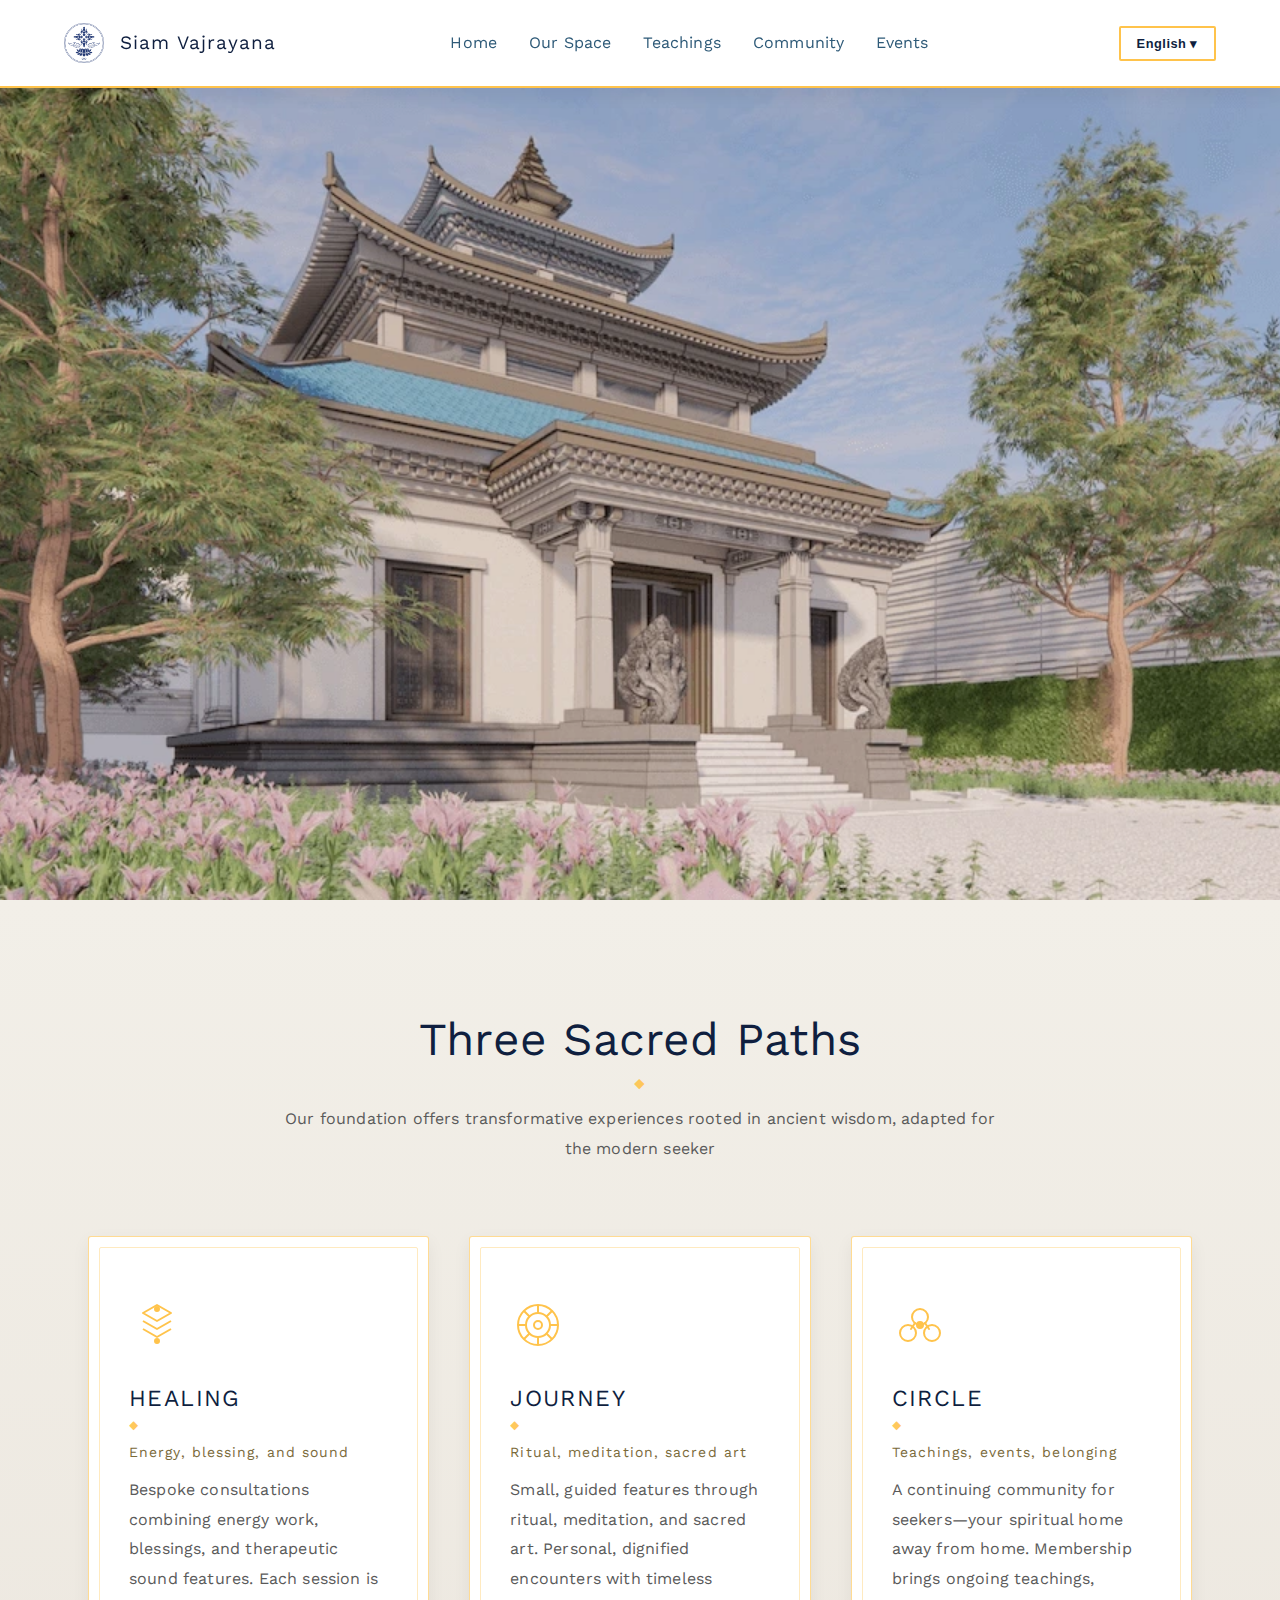
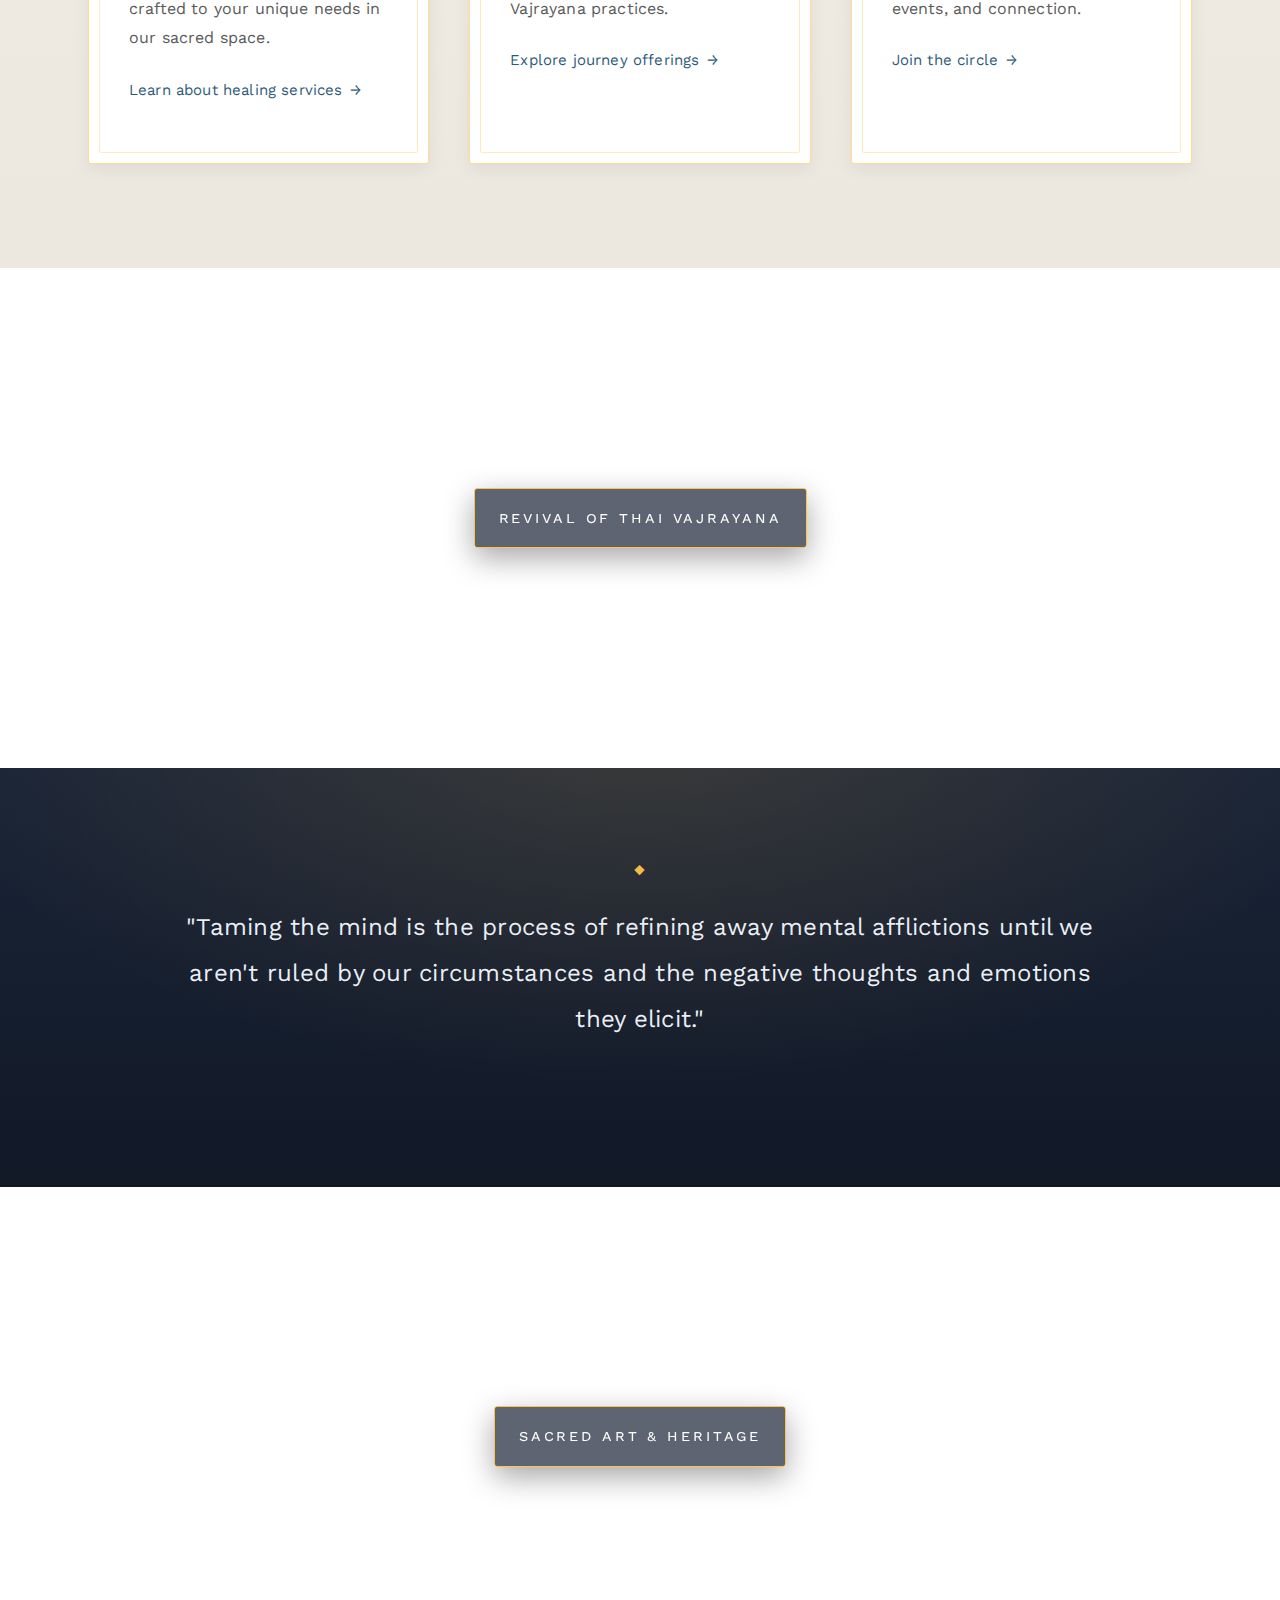
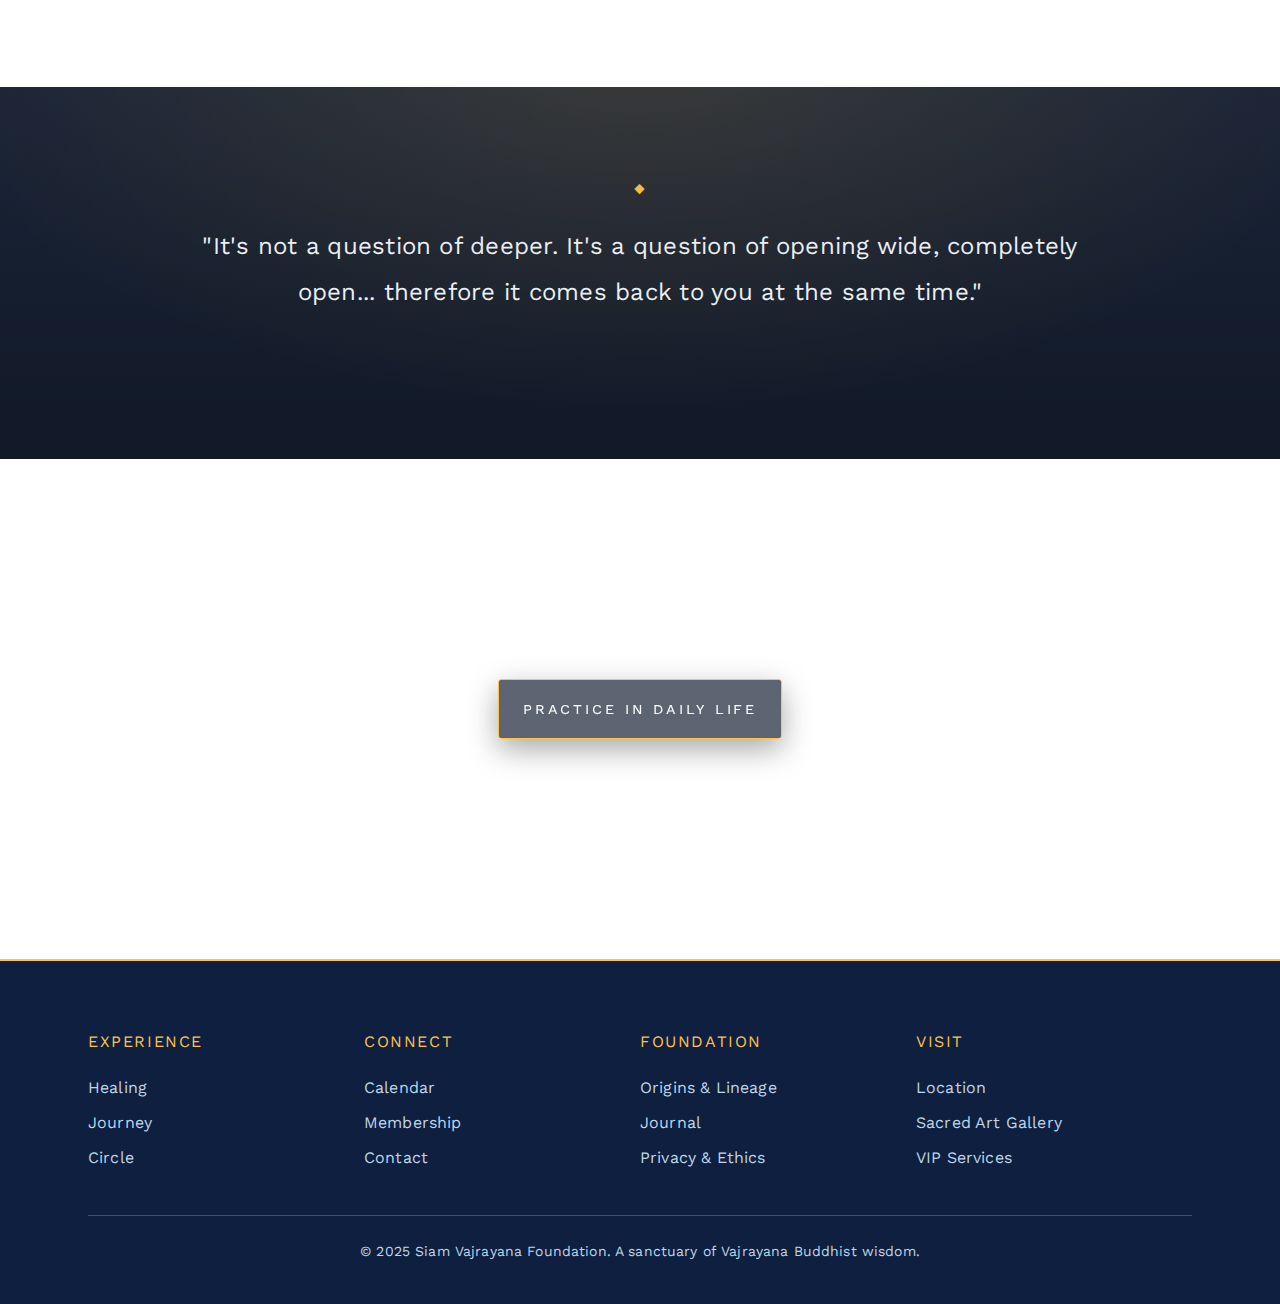
<file: v20251111/index.html>
<!DOCTYPE html>
<html lang="en">

<head>
  <meta charset="utf-8">
  <meta name="viewport" content="width=device-width, initial-scale=1">
  <title>Siam Vajrayana</title>

  <!-- SEO Meta Tags -->
  <meta name="description"
    content="Siam Vajrayana — a Thai-founded sanctuary for Vajrayana wisdom, sacred art, and contemplative journeys. Revival of Thailand's Mahayana/Vajrayana heritage for modern seekers.">
  <link rel="canonical" href="https://siamvajrayana.com/">
  <meta name="robots" content="index, follow">
  <meta name="theme-color" content="#FFC34B">

  <!-- Open Graph / Social Media Meta Tags -->
  <meta property="og:title" content="Siam Vajrayana">
  <meta property="og:description" content="Thai Vajrayana revival — wisdom, healing, sacred art, and community.">
  <meta property="og:type" content="website">
  <meta property="og:url" content="https://siamvajrayana.com/">
  <meta property="og:image" content="https://siamvajrayana.com/og.jpg">
  <meta property="og:image:width" content="1200">
  <meta property="og:image:height" content="630">
  <meta name="twitter:card" content="summary_large_image">

  <!-- Favicons -->
  <link rel="icon" href="img/core/logo-c300.ico" sizes="any">
  <link rel="apple-touch-icon" href="img/core/logo-c180.png">

  <!-- Language Alternates for SEO -->
  <link rel="alternate" href="https://siamvajrayana.com/?lang=en" hreflang="en">
  <link rel="alternate" href="https://siamvajrayana.com/?lang=th" hreflang="th">
  <link rel="alternate" href="https://siamvajrayana.com/" hreflang="x-default">

  <!-- Performance: Preload Critical Fonts -->
  <link rel="preload" href="font/WorkSans.woff2" as="font" type="font/woff2" crossorigin>
  <link rel="preload" href="font/JS-Chanok-Normal.woff2" as="font" type="font/woff2" crossorigin>

  <!-- Structured Data (Schema.org) -->
  <script type="application/ld+json">
  {
    "@context": "https://schema.org",
    "@type": "Organization",
    "name": "Siam Vajrayana Foundation",
    "alternateName": "สยามวัชรยาน",
    "url": "https://siamvajrayana.com",
    "logo": "https://siamvajrayana.com/logo.png",
    "description": "A Thai-founded sanctuary for Vajrayana wisdom, sacred art, and contemplative journeys. Revival of Thailand's Mahayana/Vajrayana heritage for modern seekers.",
    "address": {
      "@type": "PostalAddress",
      "addressCountry": "TH"
    },
    "contactPoint": {
      "@type": "ContactPoint",
      "contactType": "Customer Service",
      "availableLanguage": ["English", "Thai"]
    },
    "sameAs": []
  }
  </script>

  <!-- Stylesheets and Scripts -->
  <link rel="stylesheet" href="css/main.css">
  <link rel="stylesheet" href="css/content.css">
  <script src="js/main.js" defer></script>
</head>

<body>
  <!-- ========================================
       ACCESSIBILITY
       Skip link for keyboard navigation
  ======================================== -->
  <a href="#main" class="skip-link">Skip to content</a>

  <!-- ========================================
       HEADER
       Fixed navigation bar with:
       - Logo
       - Desktop navigation menu
       - Mobile hamburger toggle
       - Language switcher (desktop/mobile)
  ======================================== -->
  <header class="header" aria-label="Primary site header">
    <nav aria-label="Primary navigation">
      <div class="header__inner">

        <!-- Logo: Links to homepage -->
        <a href="index.html" class="header__logo" aria-label="Siam Vajrayana home">
          <img src="img/core/logo-c300.webp" alt="" class="header__logo-icon" width="24" height="24" decoding="async"
            fetchpriority="high">
          <span data-i18n-en="Siam Vajrayana" data-i18n-th="สยามวัชรยาน">Siam Vajrayana</span>
        </a>

        <!-- Primary Navigation Menu -->
        <ul class="header__nav" id="primary-nav">
          <!-- Home -->
          <li class="header__nav-item" data-sub="home">
            <a class="header__nav-link" href="" data-i18n-en="Home" data-i18n-th="หน้าแรก">Home</a>
            <ul class="subnav" aria-label="Home submenu"></ul>
          </li>

          <!-- Our Space: Desktop hover shows submenu, mobile shows accordion -->
          <li class="header__nav-item" data-sub="ourspace">
            <a class="header__nav-link" data-i18n-en="Our Space" data-i18n-th="พื้นที่ของเรา">Our Space</a>
            <ul class="subnav" aria-label="Our Space submenu">
              <li><a href="#ourspace-a" data-i18n-en="Item 1.1" data-i18n-th="รายการ 1.1">Submenu 1.1</a></li>
              <li><a href="#ourspace-b" data-i18n-en="Item 1.2" data-i18n-th="รายการ 1.2">Submenu 1.2</a></li>
              <li><a href="#ourspace-c" data-i18n-en="Item 1.3" data-i18n-th="รายการ 1.3">Submenu 1.3</a></li>
            </ul>
          </li>

          <!-- Teachings -->
          <li class="header__nav-item" data-sub="teachings">
            <a class="header__nav-link" data-i18n-en="Teachings" data-i18n-th="คำสอน">Teachings</a>
            <ul class="subnav" aria-label="Teachings submenu">
              <li><a href="#teachings-a" data-i18n-en="Item 2.1" data-i18n-th="รายการ 2.1">Submenu 2.1</a></li>
              <li><a href="#teachings-b" data-i18n-en="Item 2.2" data-i18n-th="รายการ 2.2">Submenu 2.2</a></li>
              <li><a href="#teachings-c" data-i18n-en="Item 2.3" data-i18n-th="รายการ 2.3">Submenu 2.3</a></li>
            </ul>
          </li>

          <!-- Community -->
          <li class="header__nav-item" data-sub="community">
            <a class="header__nav-link" data-i18n-en="Community" data-i18n-th="ชุมชน">Community</a>
            <ul class="subnav" aria-label="Community submenu">
              <li><a href="#community-a" data-i18n-en="Item 3.1" data-i18n-th="รายการ 3.1">Submenu 3.1</a></li>
              <li><a href="#community-b" data-i18n-en="Item 3.2" data-i18n-th="รายการ 3.2">Submenu 3.2</a></li>
              <li><a href="#community-c" data-i18n-en="Item 3.3" data-i18n-th="รายการ 3.3">Submenu 3.3</a></li>
            </ul>
          </li>

          <!-- Events -->
          <li class="header__nav-item" data-sub="events">
            <a class="header__nav-link" data-i18n-en="Events" data-i18n-th="กิจกรรม">Events</a>
            <ul class="subnav" aria-label="Events submenu">
              <li><a href="#events-a" data-i18n-en="Item 4.1" data-i18n-th="รายการ 4.1">Submenu 4.1</a></li>
              <li><a href="#events-b" data-i18n-en="Item 4.2" data-i18n-th="รายการ 4.2">Submenu 4.2</a></li>
              <li><a href="#events-c" data-i18n-en="Item 4.3" data-i18n-th="รายการ 4.3">Submenu 4.3</a></li>
            </ul>
          </li>

          <!-- Mobile Language Selector: Only visible in mobile menu -->
          <li class="header__nav-item mobile-lang" aria-hidden="true">
            <div class="lang-dropdown">
              <button class="lang-btn" id="langToggleMobile" aria-haspopup="true" aria-expanded="false"
                aria-label="Change language">
                <!-- Text populated by JavaScript -->
              </button>
              <div class="lang-menu" id="langMenuMobile" aria-hidden="true">
                <!-- Options populated by JavaScript -->
              </div>
            </div>
          </li>
        </ul>

        <!-- Desktop Language Selector: Hidden on mobile -->
        <div class="lang-dropdown" id="langDropdownDesktop" aria-hidden="false">
          <button class="lang-btn" id="langToggle" aria-haspopup="true" aria-expanded="false"
            aria-label="Change language">
            <!-- Text populated by JavaScript -->
          </button>
          <div class="lang-menu" id="langMenu" aria-hidden="true">
            <!-- Options populated by JavaScript -->
          </div>
        </div>

        <!-- Mobile Menu Toggle Button (Hamburger) -->
        <button class="header__menu-toggle" aria-label="Main menu" aria-controls="primary-nav" aria-expanded="false">
          <svg width="28" height="28" viewBox="0 0 24 24" fill="none" stroke="currentColor" stroke-width="2"
            aria-hidden="true">
            <line class="bar bar--top" x1="-2" y1="5" x2="21" y2="5"></line>
            <line class="bar bar--mid-1" x1="-2" y1="12" x2="21" y2="12"></line>
            <line class="bar bar--mid-2" x1="-2" y1="12" x2="21" y2="12"></line>
            <line class="bar bar--bot" x1="-2" y1="19" x2="21" y2="19"></line>
          </svg>
        </button>
      </div>
    </nav>
  </header>

  <!-- ========================================
       DESKTOP SUBMENU BAR
       Appears below header on hover/focus
       Shows secondary navigation links
       Hidden on mobile (mobile uses accordion)
  ======================================== -->
  <div class="submenu" role="navigation" aria-label="Secondary navigation">
    <div class="submenu__inner">

      <!-- Our Space Submenu Group -->
      <div class="submenu__group" data-for="ourspace">
        <a class="submenu__link" href="#healing" data-i18n-en="Item 1.1" data-i18n-th="รายการ 1.1">Submenu 1.1</a>
        <a class="submenu__link" href="#journey" data-i18n-en="Item 1.2" data-i18n-th="รายการ 1.2">Submenu 1.2</a>
        <a class="submenu__link" href="#circle" data-i18n-en="Item 1.3" data-i18n-th="รายการ 1.3">Submenu 1.3</a>
      </div>

      <!-- Teachings Submenu Group -->
      <div class="submenu__group" data-for="teachings">
        <a class="submenu__link" href="#art-a" data-i18n-en="Item 2.1" data-i18n-th="รายการ 2.1">Submenu 2.1</a>
        <a class="submenu__link" href="#art-b" data-i18n-en="Item 2.2" data-i18n-th="รายการ 2.2">Submenu 2.2</a>
        <a class="submenu__link" href="#art-c" data-i18n-en="Item 2.3" data-i18n-th="รายการ 2.3">Submenu 2.3</a>
      </div>

      <!-- Community Submenu Group -->
      <div class="submenu__group" data-for="community">
        <a class="submenu__link" href="#member-a" data-i18n-en="Item 3.1" data-i18n-th="รายการ 3.1">Submenu 3.1</a>
        <a class="submenu__link" href="#member-b" data-i18n-en="Item 3.2" data-i18n-th="รายการ 3.2">Submenu 3.2</a>
        <a class="submenu__link" href="#member-c" data-i18n-en="Item 3.3" data-i18n-th="รายการ 3.3">Submenu 3.3</a>
      </div>

      <!-- Events Submenu Group -->
      <div class="submenu__group" data-for="events">
        <a class="submenu__link" href="#journal-a" data-i18n-en="Item 4.1" data-i18n-th="รายการ 4.1">Submenu 4.1</a>
        <a class="submenu__link" href="#journal-b" data-i18n-en="Item 4.2" data-i18n-th="รายการ 4.2">Submenu 4.2</a>
        <a class="submenu__link" href="#journal-c" data-i18n-en="Item 4.3" data-i18n-th="รายการ 4.3">Submenu 4.3</a>
      </div>
    </div>
  </div>

  <!-- Mobile Menu Overlay: Dark backdrop when menu is open -->
  <div class="site-overlay" aria-hidden="true" tabindex="-1"></div>

  <!-- ========================================
       MAIN CONTENT
  ======================================== -->
  <main id="main">

    <!-- ====================================
         HERO SECTION
         Full-screen landing with:
         - Background image (parallax)
         - Title and subtitle
         - Logo badge
         - Call-to-action buttons
    ==================================== -->
    <div class="bgimg bgimg-1" role="img" aria-label="Mountain landscape">
      <section class="hero">
        <div class="hero-content">
          <h1 data-i18n-en="Enter the Mandala of Siam Vajrayana" data-i18n-th="เข้าสู่มันดาลาแห่งสยามวัชรยาน">
            Enter the Mandala of Siam Vajrayana
          </h1>
          <div class="hero-badge">
            <img src="img/content/logo-content-c800.webp" alt="Siam Vajrayana emblem" class="hero-badge__img">
          </div>
          <p class="subline"
            data-i18n-en="A sanctuary of Thai Vajrayana wisdom, healing arts, and sacred journeys in the heart of Thailand"
            data-i18n-th="สถานปฏิบัติ วัชรยานแบบไทยเพื่อปัญญา การเยียวยา และการเดินทางศักดิ์สิทธิ์ ในใจกลางประเทศไทย">
            A sanctuary of Thai Vajrayana wisdom, healing arts, and sacred journeys in the heart of Thailand
          </p>
          <div class="action-row">
            <a href="#cta1" class="btn btn-primary" data-i18n-en="Explore Our Path"
              data-i18n-th="สำรวจเส้นทางของเรา">Explore Our Path</a>
            <a href="#cta2" class="btn btn-secondary" data-i18n-en="Book a Private Visit"
              data-i18n-th="จองการเยี่ยมส่วนตัว">Book a Private Visit</a>
          </div>
        </div>
      </section>
    </div>

    <!-- ====================================
         THREE SACRED PATHS SECTION
         Features grid showcasing:
         - Healing services
         - Journey experiences
         - Circle community
    ==================================== -->
    <section class="section section--light feature-section" id="three-sacred-paths">
      <div class="container">

        <!-- Section Header -->
        <div class="section-header">
          <h2 data-i18n-en="Three Sacred Paths" data-i18n-th="สามวิถีศักดิ์สิทธิ์">Three Sacred Paths</h2>
          <p data-i18n-en="Our foundation offers transformative experiences rooted in ancient wisdom, adapted for the modern seeker"
            data-i18n-th="เรานำเสนอประสบการณ์การเปลี่ยนแปลงที่หยั่งรากในปัญญาโบราณ ปรับให้เหมาะกับผู้แสวงหายุคใหม่">
            Our foundation offers transformative experiences rooted in ancient wisdom, adapted for the modern seeker
          </p>
        </div>

        <!-- Feature Cards Grid -->
        <div class="feature-grid">

          <!-- Card 1: Healing -->
          <a href="#healing" class="feature-card">
            <svg class="feature-card__icon" viewBox="0 0 56 56" fill="none" stroke="currentColor" aria-hidden="true">
              <path d="M28 8 L14 16 L28 24 L42 16 Z" stroke-width="2" stroke-linejoin="round"></path>
              <path d="M14 24 L28 32 L42 24" stroke-width="2" stroke-linejoin="round"></path>
              <path d="M14 32 L28 40 L42 32" stroke-width="2" stroke-linejoin="round"></path>
              <circle cx="28" cy="12" r="2" fill="currentColor"></circle>
              <circle cx="28" cy="44" r="2" fill="currentColor"></circle>
            </svg>
            <h3 data-i18n-en="Healing" data-i18n-th="การเยียวยา">Healing</h3>
            <div class="feature-card__eyebrow" data-i18n-en="Energy, blessing, and sound"
              data-i18n-th="พลังงาน พรมนต์ และเสียงบำบัด">
              Energy, blessing, and sound
            </div>
            <p data-i18n-en="Bespoke consultations combining energy work, blessings, and therapeutic sound features. Each session is crafted to your unique needs in our sacred space."
              data-i18n-th="การปรึกษาเฉพาะบุคคล ผสานงานพลังงาน พรมนต์ และประสบการณ์เสียงบำบัด ทุกรอบออกแบบตามความต้องการของคุณในพื้นที่ศักดิ์สิทธิ์ของเรา">
              Bespoke consultations combining energy work, blessings, and therapeutic sound features. Each session is
              crafted to your unique needs in our sacred space.
            </p>
            <span class="feature-card__cta" data-i18n-en="Learn about healing services"
              data-i18n-th="ดูบริการการเยียวยา">
              Learn about healing services
            </span>
          </a>

          <!-- Card 2: Journey -->
          <a href="#journey" class="feature-card">
            <svg class="feature-card__icon" viewBox="0 0 56 56" fill="none" stroke="currentColor" aria-hidden="true">
              <circle cx="28" cy="28" r="20" stroke-width="2"></circle>
              <circle cx="28" cy="28" r="12" stroke-width="2"></circle>
              <circle cx="28" cy="28" r="4" stroke-width="2"></circle>
              <line x1="28" y1="8" x2="28" y2="16" stroke-width="2"></line>
              <line x1="28" y1="40" x2="28" y2="48" stroke-width="2"></line>
              <line x1="8" y1="28" x2="16" y2="28" stroke-width="2"></line>
              <line x1="40" y1="28" x2="48" y2="28" stroke-width="2"></line>
              <line x1="13.8" y1="13.8" x2="19.8" y2="19.8" stroke-width="2"></line>
              <line x1="36.2" y1="36.2" x2="42.2" y2="42.2" stroke-width="2"></line>
              <line x1="42.2" y1="13.8" x2="36.2" y2="19.8" stroke-width="2"></line>
              <line x1="19.8" y1="36.2" x2="13.8" y2="42.2" stroke-width="2"></line>
            </svg>
            <h3 data-i18n-en="Journey" data-i18n-th="การเดินทาง">Journey</h3>
            <div class="feature-card__eyebrow" data-i18n-en="Ritual, meditation, sacred art"
              data-i18n-th="พิธีกรรม สมาธิ ศิลป์ศักดิ์สิทธิ์">
              Ritual, meditation, sacred art
            </div>
            <p data-i18n-en="Small, guided features through ritual, meditation, and sacred art. Personal, dignified encounters with timeless Vajrayana practices."
              data-i18n-th="ประสบการณ์กลุ่มเล็กพร้อมผู้นำ ผ่านพิธีกรรม สมาธิ และศิลปะศักดิ์สิทธิ์ สัมผัสที่มีศักดิ์ศรีกับการปฏิบัติของวัชรยาน">
              Small, guided features through ritual, meditation, and sacred art. Personal, dignified encounters with
              timeless Vajrayana practices.
            </p>
            <span class="feature-card__cta" data-i18n-en="Explore journey offerings"
              data-i18n-th="สำรวจรูปแบบการเดินทาง">
              Explore journey offerings
            </span>
          </a>

          <!-- Card 3: Circle -->
          <a href="#circle" class="feature-card">
            <svg class="feature-card__icon" viewBox="0 0 56 56" fill="none" stroke="currentColor" aria-hidden="true">
              <circle cx="28" cy="20" r="8" stroke-width="2"></circle>
              <circle cx="16" cy="36" r="8" stroke-width="2"></circle>
              <circle cx="40" cy="36" r="8" stroke-width="2"></circle>
              <path d="M23 26 L19 32" stroke-width="2" stroke-linecap="round"></path>
              <path d="M33 26 L37 32" stroke-width="2" stroke-linecap="round"></path>
              <circle cx="28" cy="28" r="3" fill="currentColor"></circle>
            </svg>
            <h3 data-i18n-en="Circle" data-i18n-th="ชุมชน">Circle</h3>
            <div class="feature-card__eyebrow" data-i18n-en="Teachings, events, belonging"
              data-i18n-th="การเรียนรู้ กิจกรรม การเชื่อมต่อ">
              Teachings, events, belonging
            </div>
            <p data-i18n-en="A continuing community for seekers—your spiritual home away from home. Membership brings ongoing teachings, events, and connection."
              data-i18n-th="ชุมชนต่อเนื่องสำหรับผู้แสวงหา—บ้านทางจิตวิญญาณของคุณ สมาชิกภาพเปิดสู่การเรียนรู้ กิจกรรม และการเชื่อมต่ออย่างต่อเนื่อง">
              A continuing community for seekers—your spiritual home away from home. Membership brings ongoing
              teachings, events, and connection.
            </p>
            <span class="feature-card__cta" data-i18n-en="Join the circle" data-i18n-th="เข้าร่วมชุมชน">
              Join the circle
            </span>
          </a>
        </div>
      </div>
    </section>

    <!-- ====================================
         PARALLAX & QUOTE SECTIONS
         Alternating pattern of:
         - Parallax background images
         - Inspirational quotes
    ==================================== -->

    <!-- Parallax Image 1: Forest -->
    <div class="bgimg bgimg-2" role="img" aria-label="Forest landscape">
      <div class="caption">
        <span class="caption-badge" data-i18n-en="Revival of Thai Vajrayana" data-i18n-th="การฟื้นคืนวัชรยานแบบไทย">
          Revival of Thai Vajrayana
        </span>
      </div>
    </div>

    <!-- Quote 1: Mind Training -->
    <section class="section section--dark">
      <div class="highlight-quote">
        <p data-i18n-en="&quot;Taming the mind is the process of refining away mental afflictions until we aren't ruled by our circumstances and the negative thoughts and emotions they elicit.&quot;"
          data-i18n-th="&quot;การฝึกจิตคือการค่อยๆ กลั่นกิเลสออกไป จนเราไม่ถูกครอบงำด้วยสถานการณ์และความคิดอารมณ์ลบที่มันกระตุ้นขึ้นมา&quot;">
          "Taming the mind is the process of refining away mental afflictions until we aren't ruled by our circumstances
          and the negative thoughts and emotions they elicit."
        </p>
      </div>
    </section>

    <!-- Parallax Image 2: Historical Mural -->
    <div class="bgimg bgimg-4" role="img" aria-label="Historical mural: Arhats and Shakyamuni">
      <div class="caption">
        <span class="caption-badge" data-i18n-en="Sacred Art & Heritage" data-i18n-th="ศิลป์ศักดิ์สิทธิ์และมรดก">
          Sacred Art & Heritage
        </span>
      </div>
    </div>

    <!-- Quote 2: Opening Wide -->
    <section class="section section--dark">
      <div class="highlight-quote">
        <p data-i18n-en="&quot;It's not a question of deeper. It's a question of opening wide, completely open... therefore it comes back to you at the same time.&quot;"
          data-i18n-th="&quot;ไม่ใช่คำถามว่าจะลึกแค่ไหน แต่คือการเปิดกว้าง เปิดทั้งหมด... เมื่อเปิดได้ พลังงานก็ย้อนกลับมาหาคุณในเวลาเดียวกัน&quot;">
          "It's not a question of deeper. It's a question of opening wide, completely open... therefore it comes back to
          you at the same time."
        </p>
      </div>
    </section>

    <!-- Parallax Image 3: Twilight Mountains -->
    <div class="bgimg bgimg-3" role="img" aria-label="Twilight mountain landscape">
      <div class="caption">
        <span class="caption-badge" data-i18n-en="Practice in Daily Life" data-i18n-th="ปฏิบัติในชีวิตประจำวัน">
          Practice in Daily Life
        </span>
      </div>
    </div>
  </main>

  <!-- ========================================
       FOOTER
       Multi-column layout on desktop
       Collapsible accordion on mobile
       Sections:
       - Experience
       - Connect
       - Foundation
       - Visit
  ======================================== -->
  <footer class="footer" aria-label="Footer">
    <div class="container">
      <div class="footer__grid">

        <!-- Footer Column 1: Experience -->
        <section class="footer__section">
          <h4 class="footer__title" role="button" tabindex="0" aria-expanded="true" data-i18n-en="Experience"
            data-i18n-th="ประสบการณ์">
            Experience
          </h4>
          <ul class="footer__list">
            <li><a class="footer__link" href="#healing" data-i18n-en="Healing" data-i18n-th="การเยียวยา">Healing</a>
            </li>
            <li><a class="footer__link" href="#journey" data-i18n-en="Journey" data-i18n-th="การเดินทาง">Journey</a>
            </li>
            <li><a class="footer__link" href="#circle" data-i18n-en="Circle" data-i18n-th="ชุมชน">Circle</a></li>
          </ul>
        </section>

        <!-- Footer Column 2: Connect -->
        <section class="footer__section">
          <h4 class="footer__title" role="button" tabindex="0" aria-expanded="true" data-i18n-en="Connect"
            data-i18n-th="เชื่อมต่อ">
            Connect
          </h4>
          <ul class="footer__list">
            <li><a class="footer__link" href="#calendar" data-i18n-en="Calendar" data-i18n-th="ปฏิทิน">Calendar</a></li>
            <li><a class="footer__link" href="#membership" data-i18n-en="Membership"
                data-i18n-th="สมาชิกภาพ">Membership</a></li>
            <li><a class="footer__link" href="#contact" data-i18n-en="Contact" data-i18n-th="ติดต่อ">Contact</a></li>
          </ul>
        </section>

        <!-- Footer Column 3: Foundation -->
        <section class="footer__section">
          <h4 class="footer__title" role="button" tabindex="0" aria-expanded="true" data-i18n-en="Foundation"
            data-i18n-th="มูลนิธิ">
            Foundation
          </h4>
          <ul class="footer__list">
            <li><a class="footer__link" href="#about" data-i18n-en="Origins &amp; Lineage"
                data-i18n-th="จุดกำเนิดและสายใน">Origins &amp; Lineage</a></li>
            <li><a class="footer__link" href="#journal" data-i18n-en="Journal" data-i18n-th="บันทึก">Journal</a></li>
            <li><a class="footer__link" href="#privacy" data-i18n-en="Privacy &amp; Ethics"
                data-i18n-th="ความเป็นส่วนตัวและจริยธรรม">Privacy &amp; Ethics</a></li>
          </ul>
        </section>

        <!-- Footer Column 4: Visit -->
        <section class="footer__section">
          <h4 class="footer__title" role="button" tabindex="0" aria-expanded="true" data-i18n-en="Visit"
            data-i18n-th="เยี่ยมชม">
            Visit
          </h4>
          <ul class="footer__list">
            <li><a class="footer__link" href="#location" data-i18n-en="Location" data-i18n-th="ที่ตั้ง">Location</a>
            </li>
            <li><a class="footer__link" href="#art" data-i18n-en="Sacred Art Gallery"
                data-i18n-th="แกลเลอรีศิลป์ศักดิ์สิทธิ์">Sacred Art Gallery</a></li>
            <li><a class="footer__link" href="#concierge" data-i18n-en="VIP Services" data-i18n-th="บริการพิเศษ">VIP
                Services</a></li>
          </ul>
        </section>
      </div>

      <!-- Copyright Notice -->
      <div class="footer__bottom">
        <p data-i18n-en="© 2025 Siam Vajrayana Foundation. A sanctuary of Vajrayana Buddhist wisdom."
          data-i18n-th="© 2025 มูลนิธิสยามวัชรยาน สถานที่แห่งปัญญาวัชรยาน">
          © 2025 Siam Vajrayana Foundation. A sanctuary of Vajrayana Buddhist wisdom.
        </p>
      </div>
    </div>
  </footer>
</body>

</html>
</file>
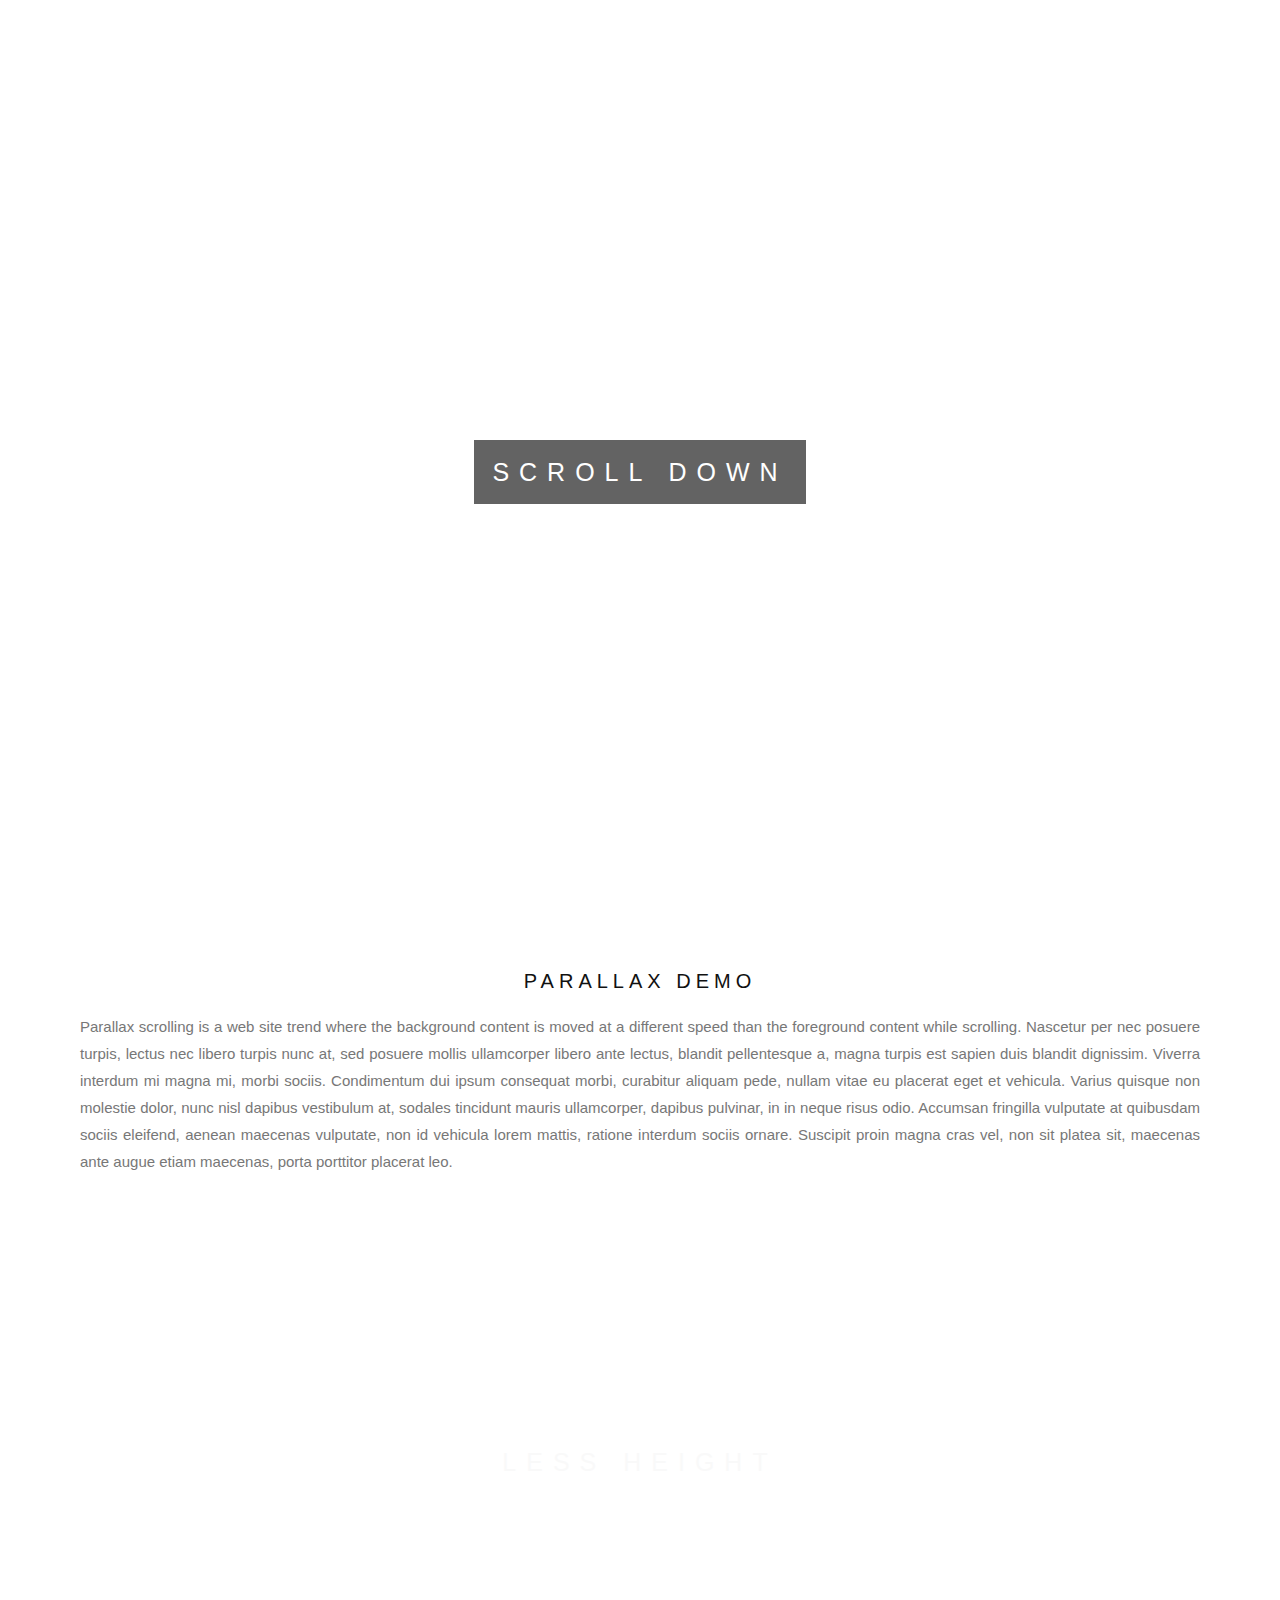
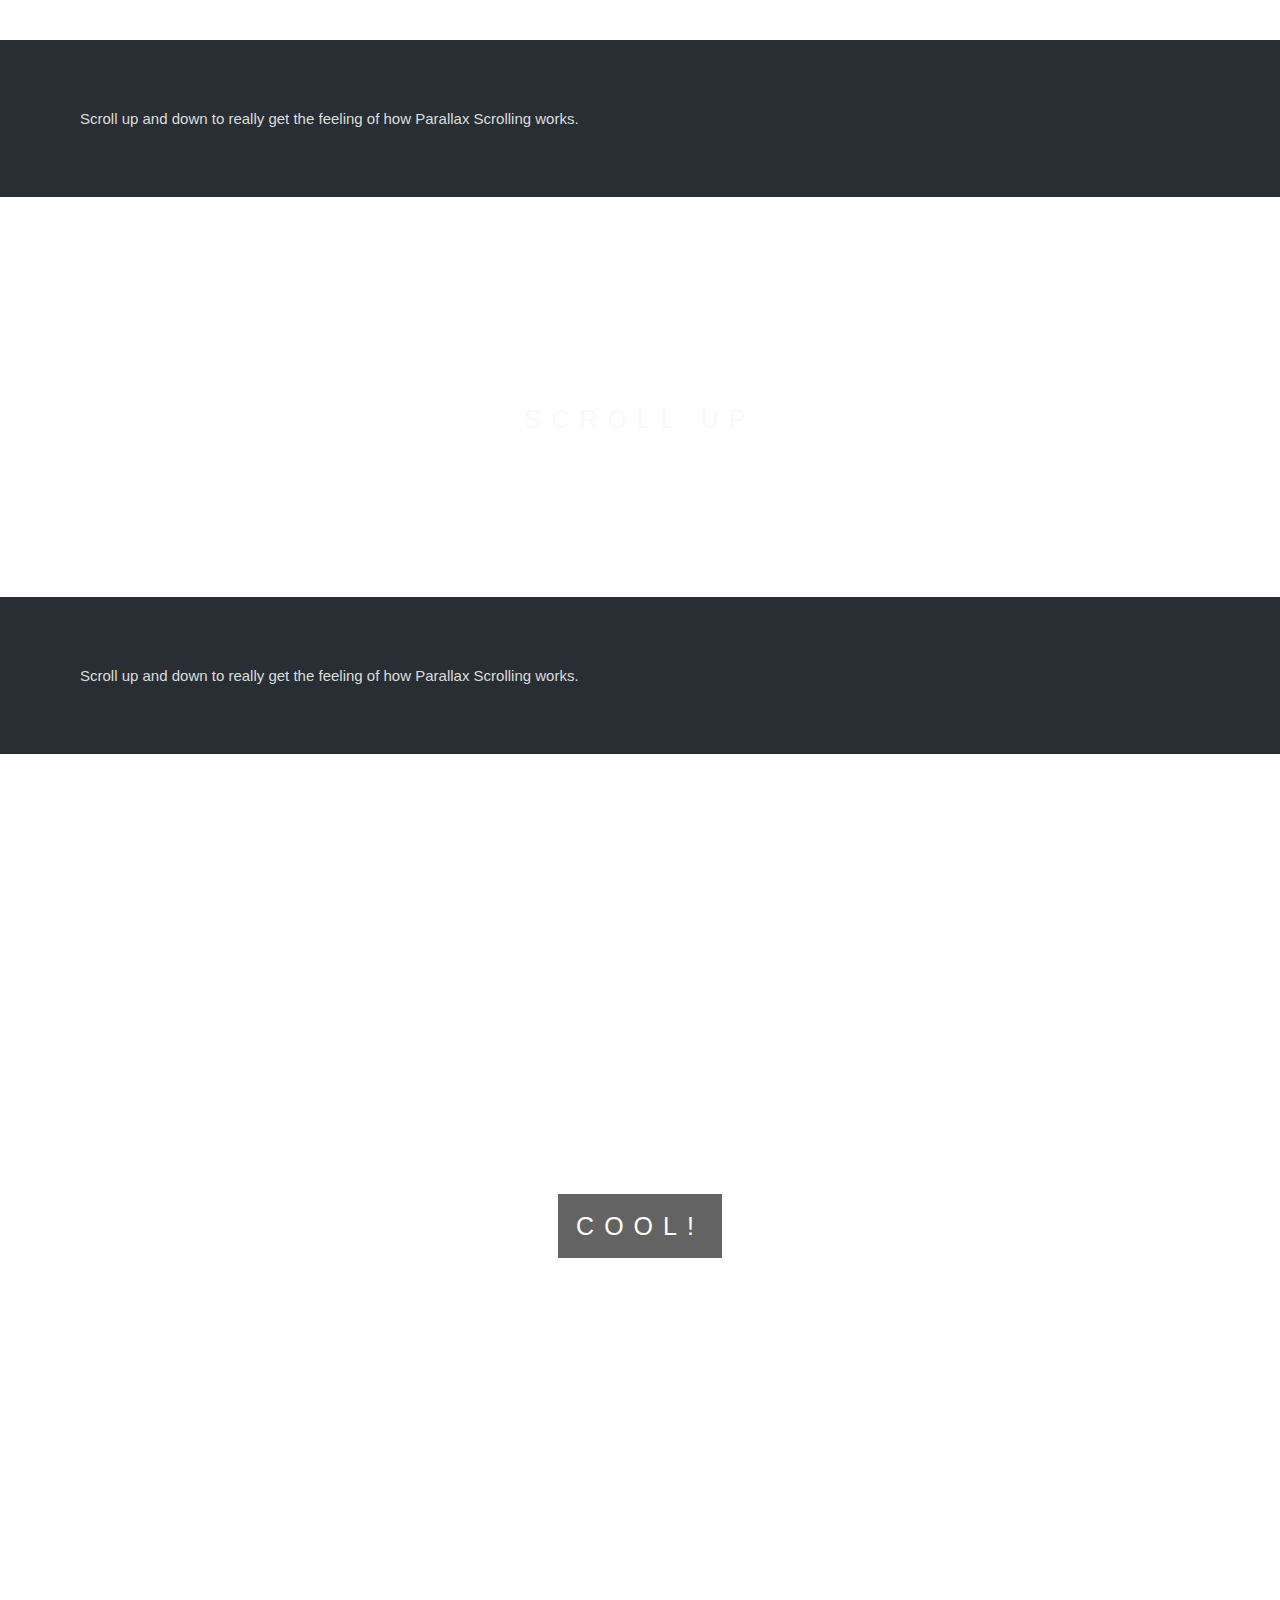
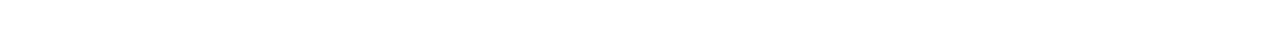
<file: backbone.html>
<!DOCTYPE html>
<html><head>
<meta http-equiv="content-type" content="text/html; charset=UTF-8">
<meta name="viewport" content="width=device-width, initial-scale=1">
<style>
body, html {
  height: 100%;
  margin: 0;
  font: 400 15px/1.8 "Lato", sans-serif;
  color: #777;
}

.bgimg-1, .bgimg-2, .bgimg-3 {
  position: relative;
  opacity: 0.65;
  background-attachment: fixed;
  background-position: center;
  background-repeat: no-repeat;
  background-size: cover;

}
.bgimg-1 {
  background-image: url("https://www.w3schools.com/howto/img_parallax.jpg");
  min-height: 100%;
}

.bgimg-2 {
  background-image: url("https://www.w3schools.com/howto/img_parallax2.jpg");
  min-height: 400px;
}

.bgimg-3 {
  background-image: url("https://www.w3schools.com/howto/img_parallax3.jpg");
  min-height: 400px;
}

.caption {
  position: absolute;
  left: 0;
  top: 50%;
  width: 100%;
  text-align: center;
  color: #000;
}

.caption span.border {
  background-color: #111;
  color: #fff;
  padding: 18px;
  font-size: 25px;
  letter-spacing: 10px;
}

h3 {
  letter-spacing: 5px;
  text-transform: uppercase;
  font: 20px "Lato", sans-serif;
  color: #111;
}

</style>
<style>:is([id*='google_ads_iframe'],[id*='taboola-'],.taboolaHeight,.taboola-placeholder,#top-ad,#credential_picker_container,#credentials-picker-container,#credential_picker_iframe,[id*='google-one-tap-iframe'],#google-one-tap-popup-container,.google-one-tap__module,.google-one-tap-modal-div,#amp_floatingAdDiv,#ez-content-blocker-container) {display:none!important;min-height:0!important;height:0!important;}</style></head>
<body>

<div class="bgimg-1">
  <div class="caption">
  <span class="border">SCROLL DOWN</span>
  </div>
</div>

<div style="color: #777;background-color:white;text-align:center;padding:50px 80px;text-align: justify;">
  <h3 style="text-align:center;">Parallax Demo</h3>
  <p>Parallax scrolling is a web site trend where the background content
 is moved at a different speed than the foreground content while 
scrolling. Nascetur per nec posuere turpis, lectus nec libero turpis 
nunc at, sed posuere mollis ullamcorper libero ante lectus, blandit 
pellentesque a, magna turpis est sapien duis blandit dignissim. Viverra 
interdum mi magna mi, morbi sociis. Condimentum dui ipsum consequat 
morbi, curabitur aliquam pede, nullam vitae eu placerat eget et 
vehicula. Varius quisque non molestie dolor, nunc nisl dapibus 
vestibulum at, sodales tincidunt mauris ullamcorper, dapibus pulvinar, 
in in neque risus odio. Accumsan fringilla vulputate at quibusdam sociis
 eleifend, aenean maecenas vulputate, non id vehicula lorem mattis, 
ratione interdum sociis ornare. Suscipit proin magna cras vel, non sit 
platea sit, maecenas ante augue etiam maecenas, porta porttitor placerat
 leo.</p>
</div>

<div class="bgimg-2">
  <div class="caption">
  <span class="border" style="background-color:transparent;font-size:25px;color: #f7f7f7;">LESS HEIGHT</span>
  </div>
</div>

<div style="position:relative;">
  <div style="color:#ddd;background-color:#282E34;text-align:center;padding:50px 80px;text-align: justify;">
  <p>Scroll up and down to really get the feeling of how Parallax Scrolling works.</p>
  </div>
</div>

<div class="bgimg-3">
  <div class="caption">
  <span class="border" style="background-color:transparent;font-size:25px;color: #f7f7f7;">SCROLL UP</span>
  </div>
</div>

<div style="position:relative;">
  <div style="color:#ddd;background-color:#282E34;text-align:center;padding:50px 80px;text-align: justify;">
  <p>Scroll up and down to really get the feeling of how Parallax Scrolling works.</p>
  </div>
</div>

<div class="bgimg-1">
  <div class="caption">
  <span class="border">COOL!</span>
  </div>
</div>


</body></html>
</file>
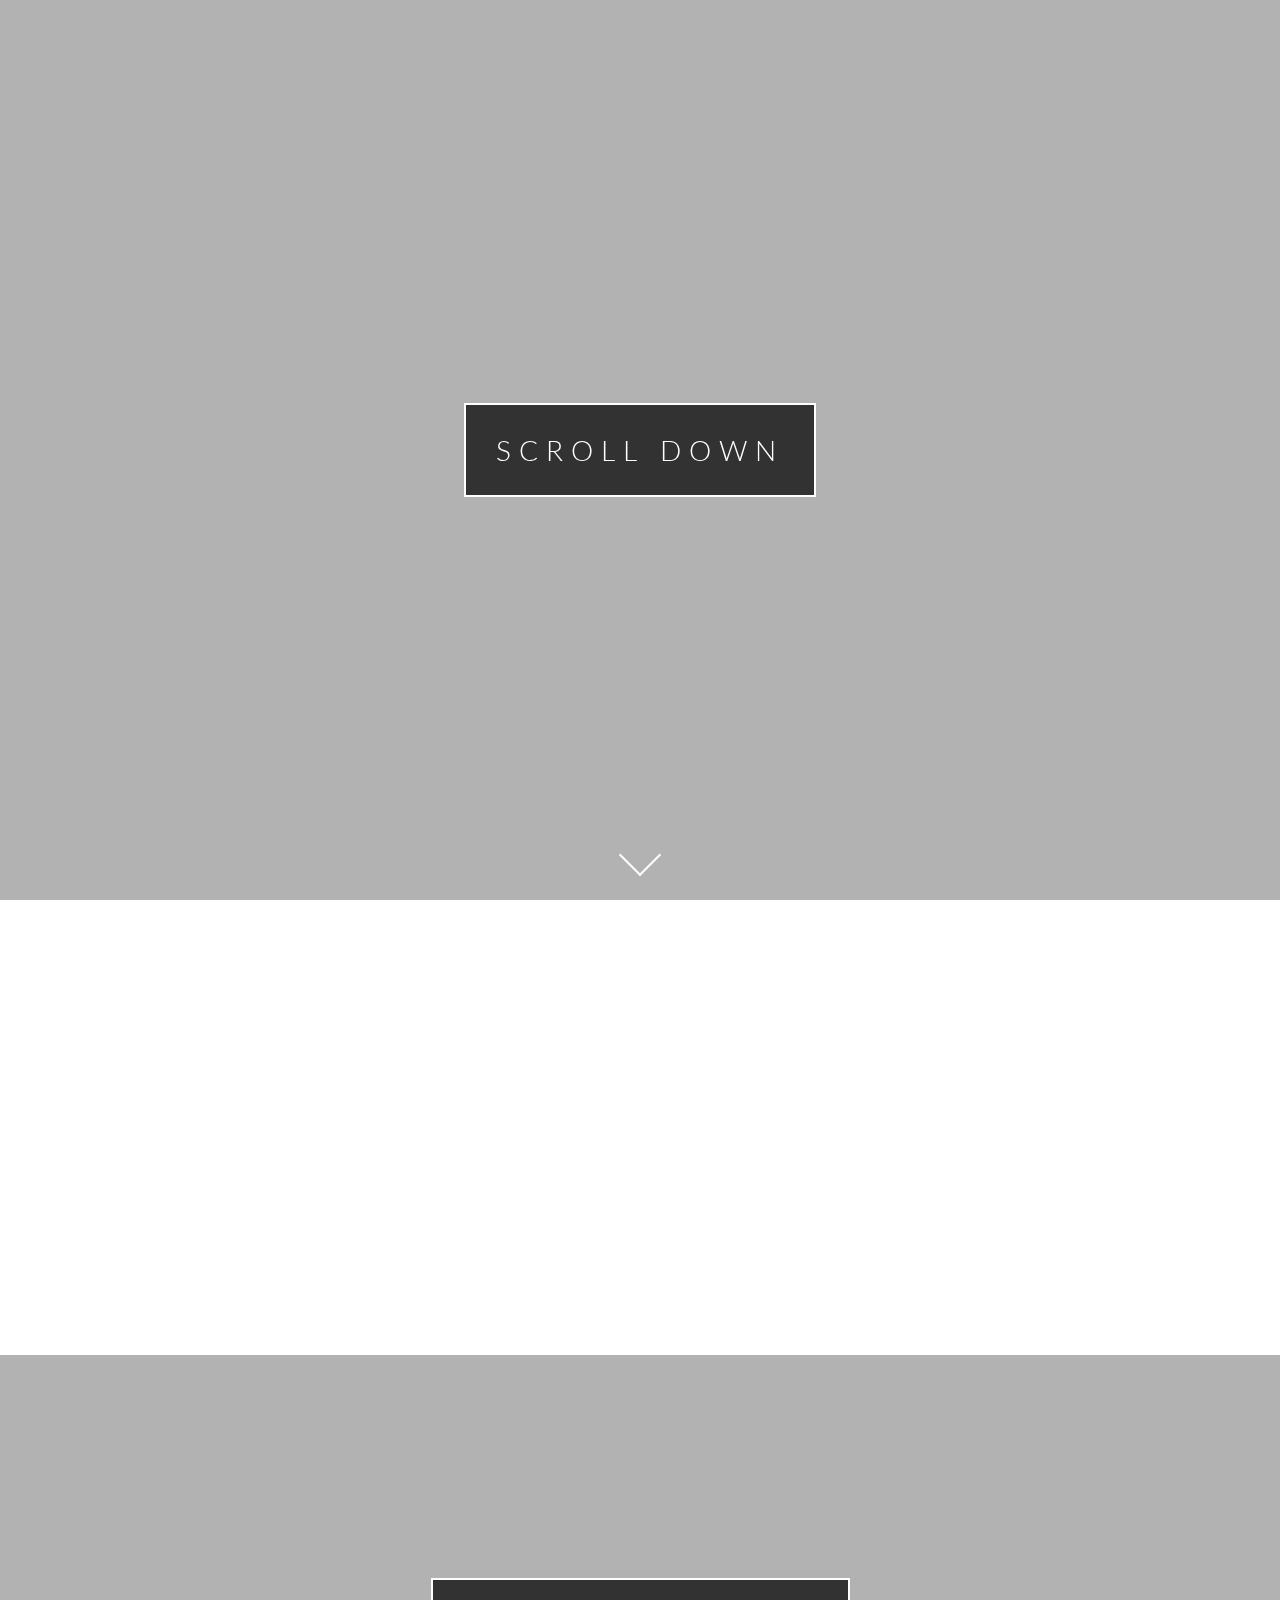
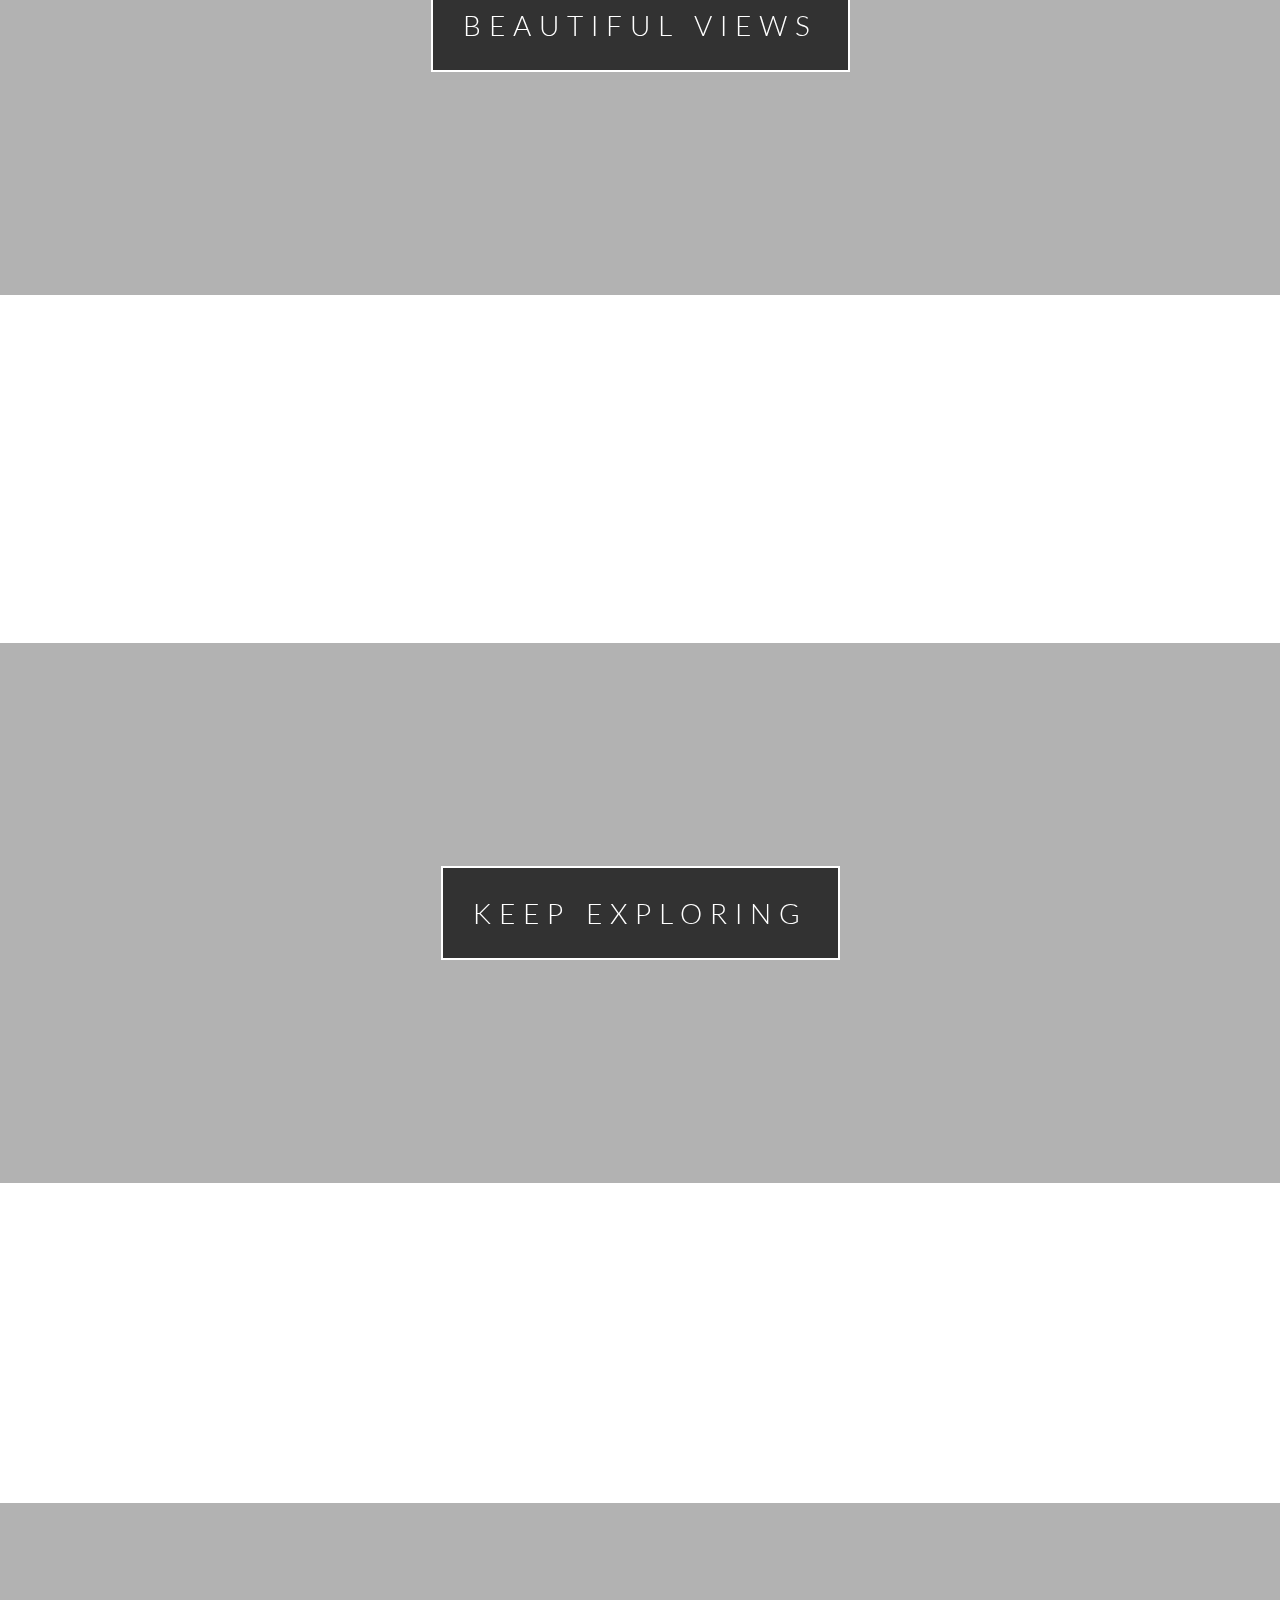
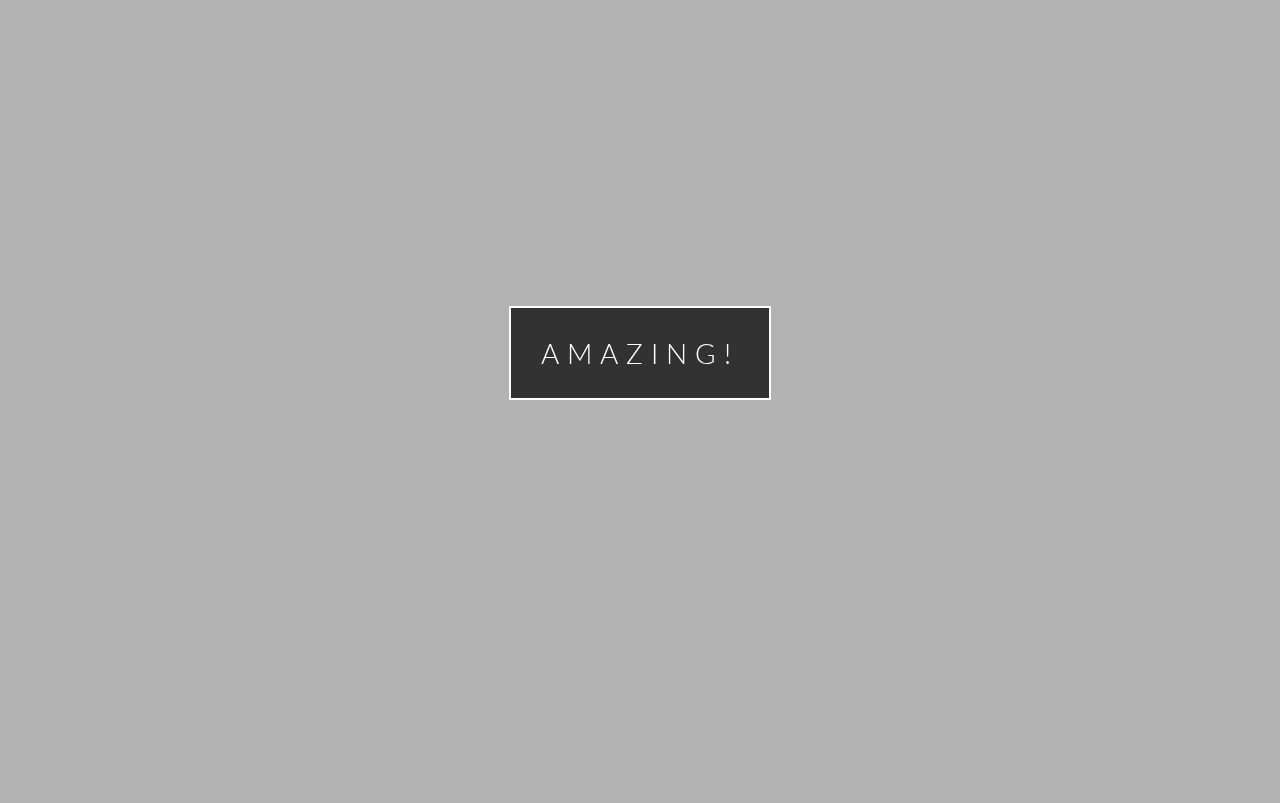
<file: claude-v1.html>
<!DOCTYPE html>
<html lang="en">
<head>
    <meta charset="UTF-8">
    <meta name="viewport" content="width=device-width, initial-scale=1.0">
    <title>Parallax Scrolling Website</title>
    <link href="https://fonts.googleapis.com/css2?family=Lato:wght@300;400;700&display=swap" rel="stylesheet">
    <style>
        /* Reset and Base Styles */
        * {
            margin: 0;
            padding: 0;
            box-sizing: border-box;
        }

        body, html {
            height: 100%;
            font-family: 'Lato', sans-serif;
            font-weight: 400;
            line-height: 1.8;
            color: #777;
            scroll-behavior: smooth;
        }

        /* Parallax Background Images */
        .parallax-section {
            position: relative;
            background-attachment: fixed;
            background-position: center;
            background-repeat: no-repeat;
            background-size: cover;
            display: flex;
            align-items: center;
            justify-content: center;
        }

        .parallax-section::before {
            content: '';
            position: absolute;
            top: 0;
            left: 0;
            right: 0;
            bottom: 0;
            background: rgba(0, 0, 0, 0.3);
            z-index: 1;
        }

        .hero-section {
            background-image: url("https://www.w3schools.com/howto/img_parallax.jpg");
            min-height: 100vh;
        }

        .section-2 {
            background-image: url("https://www.w3schools.com/howto/img_parallax2.jpg");
            min-height: 60vh;
        }

        .section-3 {
            background-image: url("https://www.w3schools.com/howto/img_parallax3.jpg");
            min-height: 60vh;
        }

        /* Caption Styles */
        .caption {
            position: relative;
            z-index: 2;
            text-align: center;
            color: #fff;
            animation: fadeInUp 1s ease-out;
        }

        .caption-text {
            background-color: rgba(17, 17, 17, 0.8);
            color: #fff;
            padding: 20px 30px;
            font-size: clamp(18px, 4vw, 28px);
            letter-spacing: 8px;
            text-transform: uppercase;
            font-weight: 300;
            border: 2px solid #fff;
            backdrop-filter: blur(5px);
            transition: all 0.3s ease;
        }

        .caption-text:hover {
            background-color: rgba(255, 255, 255, 0.1);
            transform: scale(1.05);
        }

        /* Content Sections */
        .content-section {
            padding: 60px 5%;
            max-width: 1200px;
            margin: 0 auto;
        }

        .content-light {
            background-color: #fff;
            color: #777;
        }

        .content-dark {
            background-color: #282E34;
            color: #ddd;
        }

        .content-section h2 {
            letter-spacing: 5px;
            text-transform: uppercase;
            font-size: clamp(20px, 3vw, 24px);
            color: #111;
            text-align: center;
            margin-bottom: 30px;
            font-weight: 300;
        }

        .content-dark h2 {
            color: #fff;
        }

        .content-section p {
            font-size: clamp(14px, 2vw, 16px);
            line-height: 1.8;
            text-align: justify;
            margin-bottom: 20px;
        }

        /* Animations */
        @keyframes fadeInUp {
            from {
                opacity: 0;
                transform: translateY(30px);
            }
            to {
                opacity: 1;
                transform: translateY(0);
            }
        }

        .fade-in {
            opacity: 0;
            transform: translateY(30px);
            transition: all 0.8s ease;
        }

        .fade-in.visible {
            opacity: 1;
            transform: translateY(0);
        }

        /* Responsive Design */
        @media screen and (max-width: 768px) {
            .parallax-section {
                background-attachment: scroll;
                min-height: 50vh !important;
            }

            .hero-section {
                min-height: 100vh;
            }

            .caption-text {
                padding: 15px 20px;
                letter-spacing: 4px;
                font-size: 16px;
            }

            .content-section {
                padding: 40px 20px;
            }
        }

        @media screen and (max-width: 480px) {
            .caption-text {
                padding: 12px 16px;
                letter-spacing: 2px;
                font-size: 14px;
            }

            .content-section {
                padding: 30px 15px;
            }
        }

        /* Scroll Indicator */
        .scroll-indicator {
            position: absolute;
            bottom: 30px;
            left: 50%;
            transform: translateX(-50%);
            z-index: 2;
            animation: bounce 2s infinite;
        }

        .scroll-arrow {
            width: 30px;
            height: 30px;
            border: 2px solid #fff;
            border-top: none;
            border-left: none;
            transform: rotate(45deg);
        }

        @keyframes bounce {
            0%, 20%, 50%, 80%, 100% {
                transform: translateX(-50%) translateY(0) rotate(45deg);
            }
            40% {
                transform: translateX(-50%) translateY(-10px) rotate(45deg);
            }
            60% {
                transform: translateX(-50%) translateY(-5px) rotate(45deg);
            }
        }

        /* Enhanced Typography */
        .highlight {
            background: linear-gradient(120deg, #a8e6cf 0%, #dcedc1 100%);
            background-repeat: no-repeat;
            background-size: 100% 0.2em;
            background-position: 0 88%;
            transition: background-size 0.25s ease-in;
        }

        .highlight:hover {
            background-size: 100% 88%;
        }
    </style>
</head>
<body>
    <!-- Hero Section -->
    <section class="parallax-section hero-section">
        <div class="caption">
            <div class="caption-text">Scroll Down</div>
        </div>
        <div class="scroll-indicator">
            <div class="scroll-arrow"></div>
        </div>
    </section>

    <!-- Content Section 1 -->
    <section class="content-section content-light fade-in">
        <h2>Parallax Demo</h2>
        <p>Parallax scrolling is a web site trend where the background content is moved at a different speed than the foreground content while scrolling. This creates an <span class="highlight">immersive visual experience</span> that engages users and adds depth to your website.</p>
        <p>Nascetur per nec posuere turpis, lectus nec libero turpis nunc at, sed posuere mollis ullamcorper libero ante lectus, blandit pellentesque a, magna turpis est sapien duis blandit dignissim. Viverra interdum mi magna mi, morbi sociis. Condimentum dui ipsum consequat morbi, curabitur aliquam pede, nullam vitae eu placerat eget et vehicula.</p>
        <p>Varius quisque non molestie dolor, nunc nisl dapibus vestibulum at, sodales tincidunt mauris ullamcorper, dapibus pulvinar, in in neque risus odio. Accumsan fringilla vulputate at quibusdam sociis eleifend, aenean maecenas vulputate, non id vehicula lorem mattis, ratione interdum sociis ornare.</p>
    </section>

    <!-- Parallax Section 2 -->
    <section class="parallax-section section-2">
        <div class="caption">
            <div class="caption-text">Beautiful Views</div>
        </div>
    </section>

    <!-- Content Section 2 -->
    <section class="content-section content-dark fade-in">
        <h2>Smooth Scrolling Experience</h2>
        <p>Scroll up and down to really get the feeling of how <span class="highlight">Parallax Scrolling</span> works. The background images remain fixed while the content scrolls over them, creating a stunning visual effect that captivates your audience.</p>
        <p>This technique is perfect for storytelling websites, portfolios, and any site where you want to create an engaging user experience that stands out from the crowd.</p>
    </section>

    <!-- Parallax Section 3 -->
    <section class="parallax-section section-3">
        <div class="caption">
            <div class="caption-text">Keep Exploring</div>
        </div>
    </section>

    <!-- Content Section 3 -->
    <section class="content-section content-dark fade-in">
        <h2>Modern Web Design</h2>
        <p>Modern parallax effects combined with responsive design ensure your website looks amazing on all devices. From desktop computers to mobile phones, your content will adapt beautifully to any screen size.</p>
        <p>The smooth animations and transitions create a premium feel that enhances user engagement and encourages visitors to explore your content further.</p>
    </section>

    <!-- Final Hero Section -->
    <section class="parallax-section hero-section">
        <div class="caption">
            <div class="caption-text">Amazing!</div>
        </div>
    </section>

    <script>
        // Fade in animation on scroll
        const observerOptions = {
            threshold: 0.1,
            rootMargin: '0px 0px -50px 0px'
        };

        const observer = new IntersectionObserver((entries) => {
            entries.forEach(entry => {
                if (entry.isIntersecting) {
                    entry.target.classList.add('visible');
                }
            });
        }, observerOptions);

        // Observe all fade-in elements
        document.querySelectorAll('.fade-in').forEach(el => {
            observer.observe(el);
        });

        // Smooth scroll for better performance on mobile
        if (window.innerWidth <= 768) {
            document.body.style.scrollBehavior = 'smooth';
        }

        // Optional: Add loading animation
        window.addEventListener('load', () => {
            document.body.style.opacity = '1';
        });
    </script>
</body>
</html>
</file>
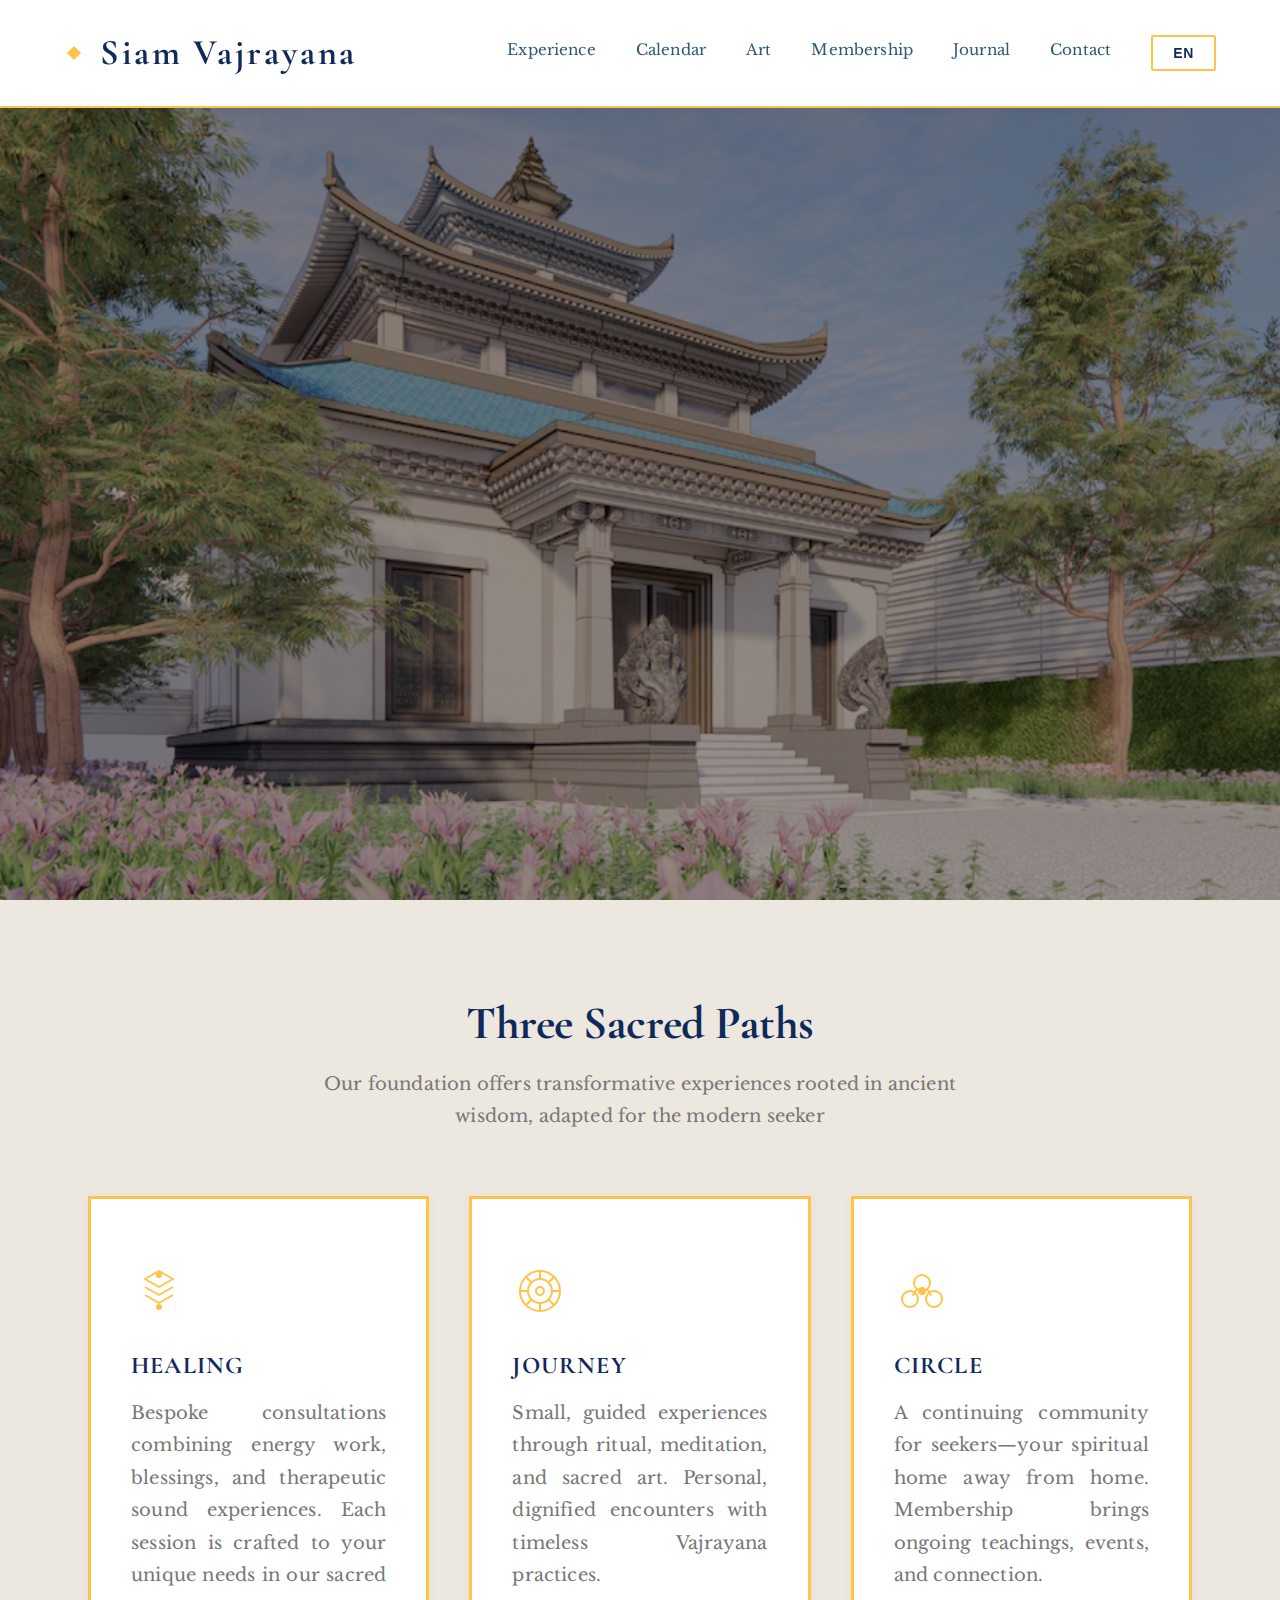
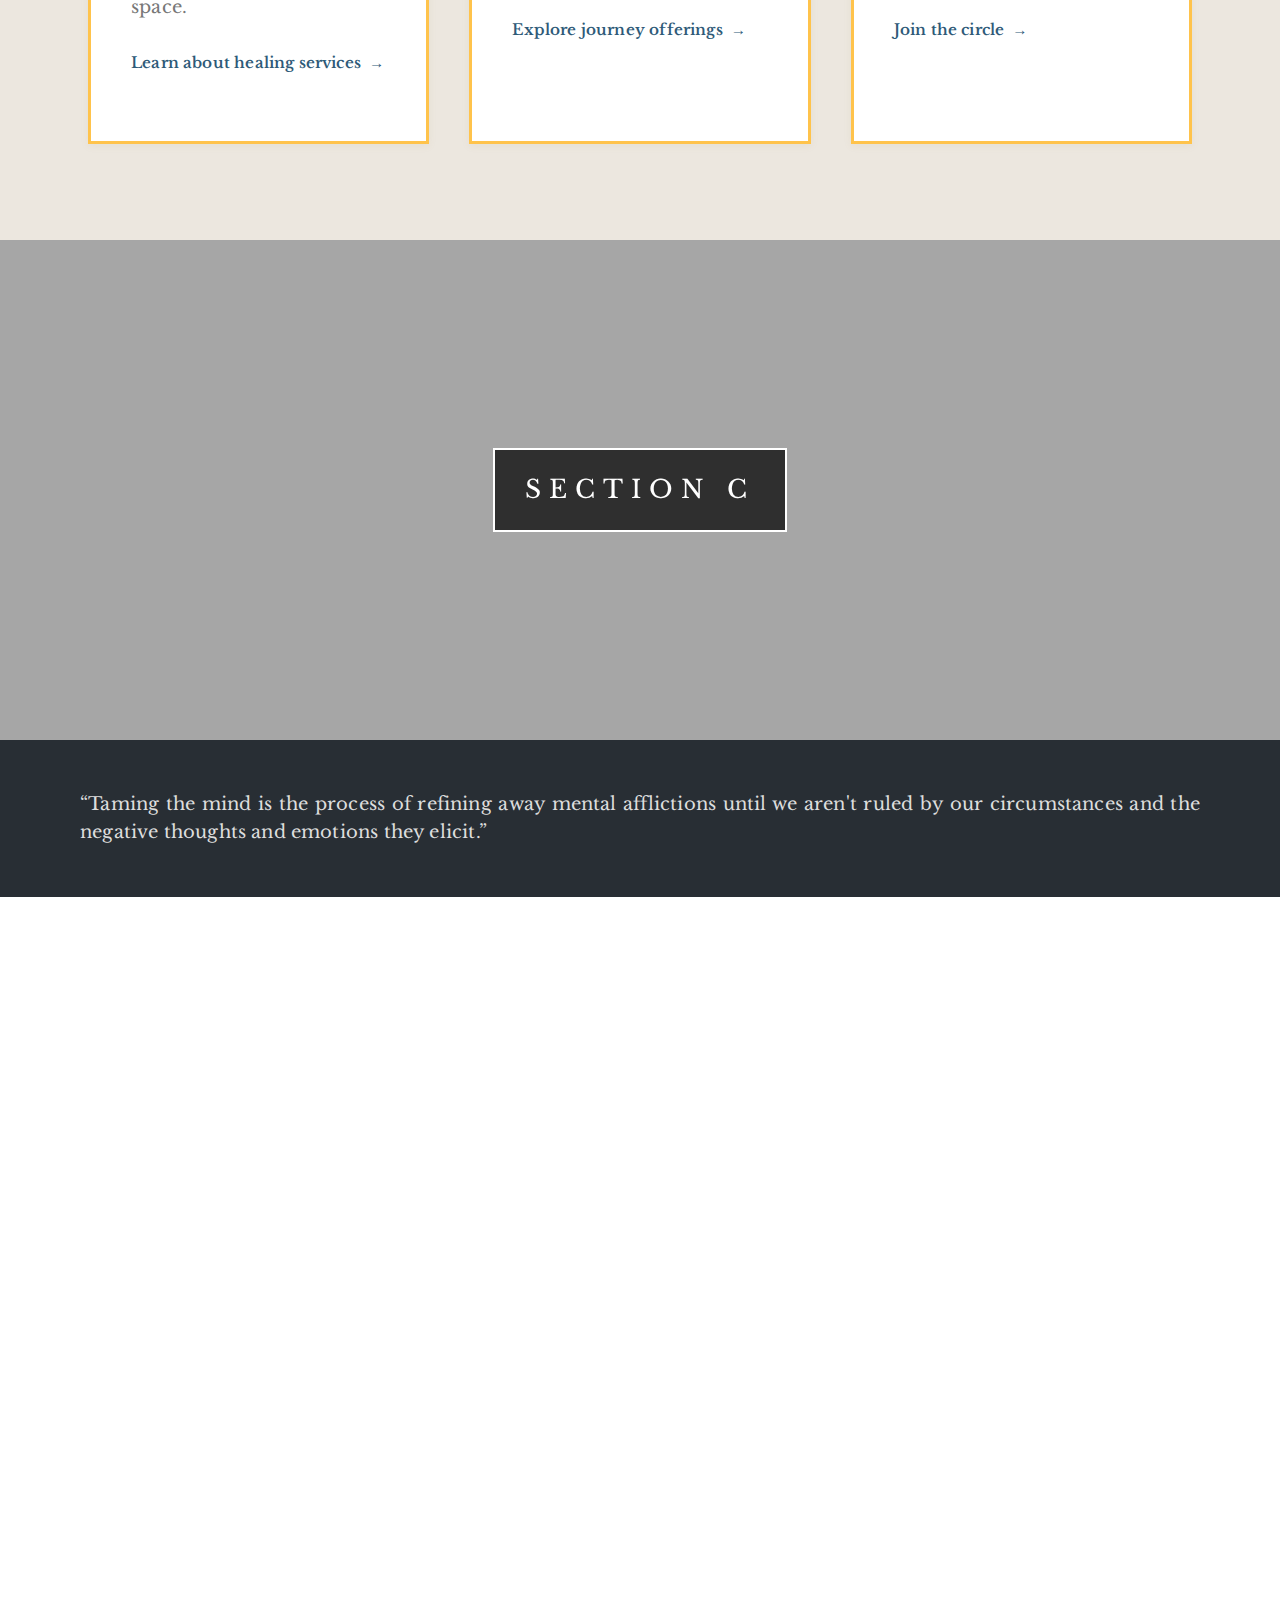
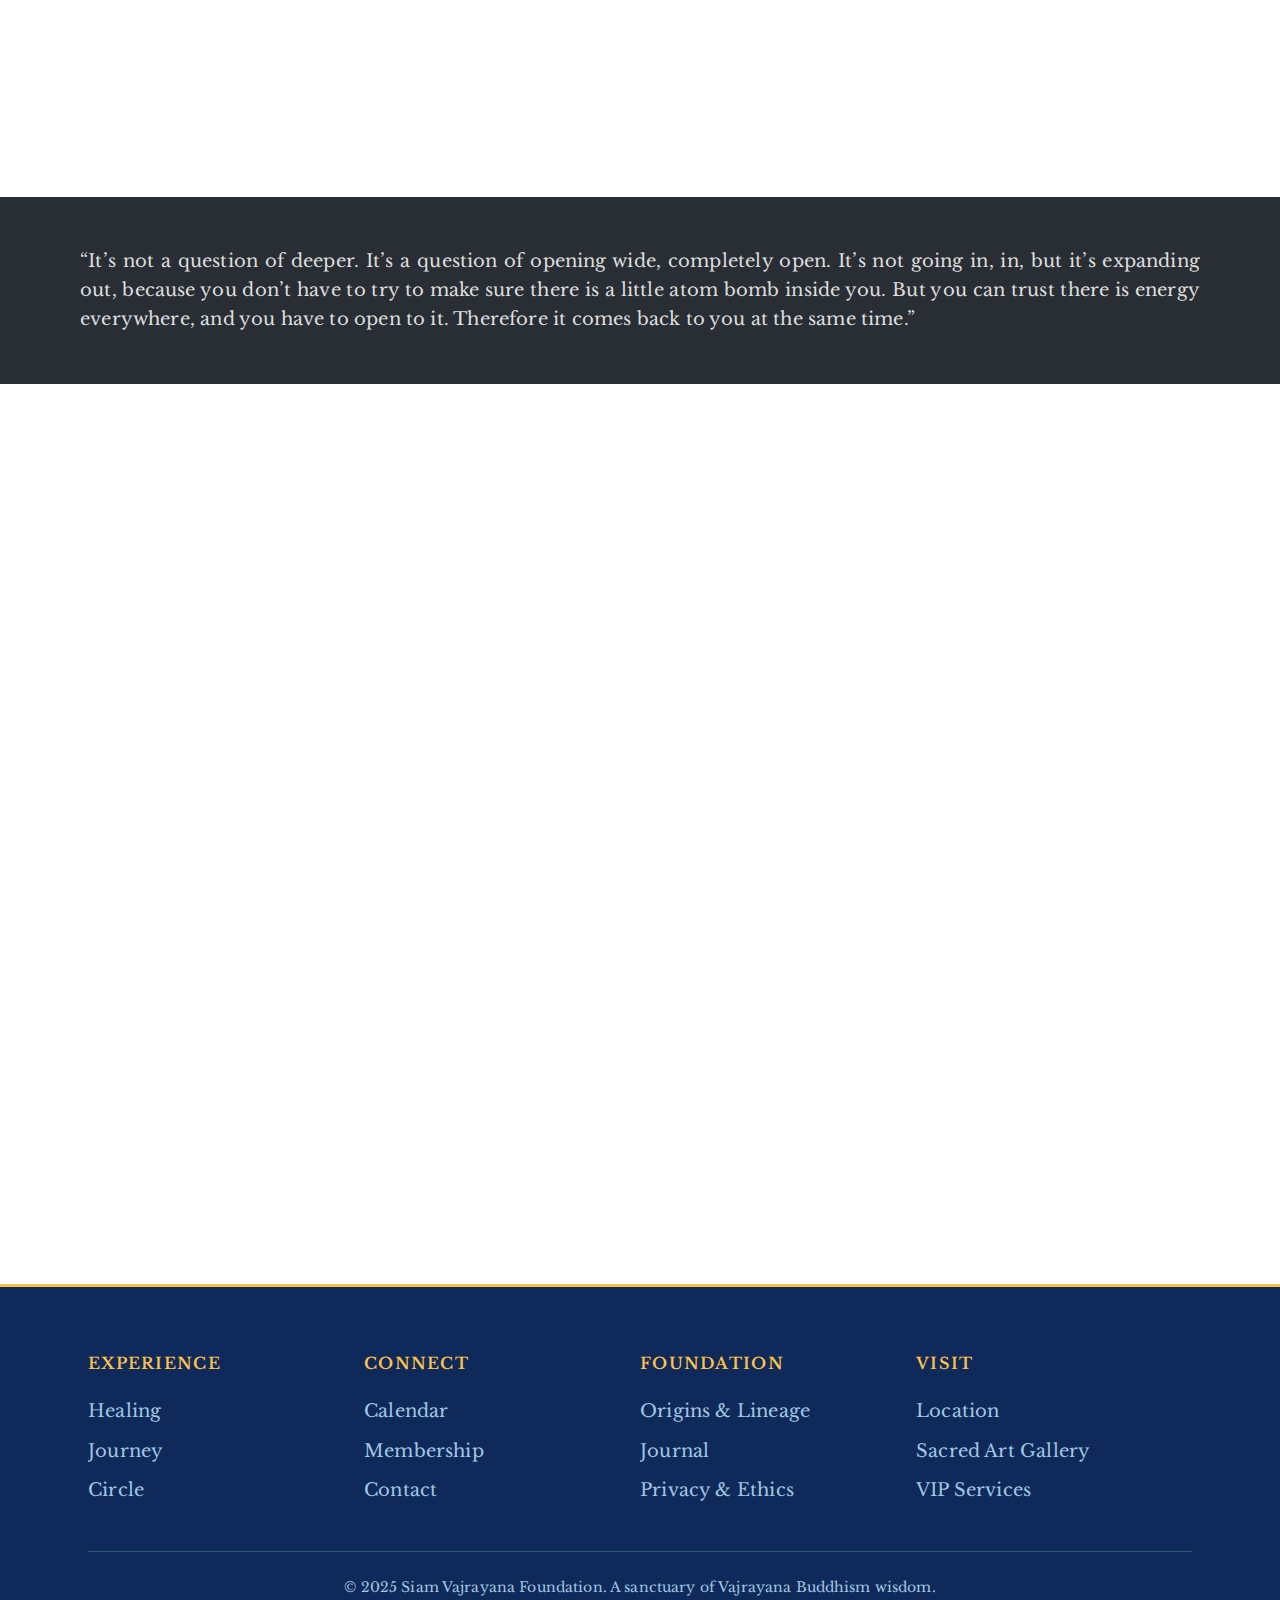
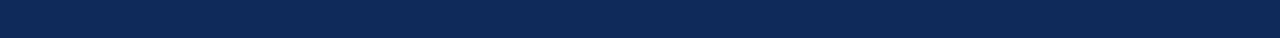
<file: sv-demo-20251021.html>
<!DOCTYPE html>
<html lang="en">
  <head>
    <meta charset="utf8" />
    <meta name="viewport" content="width=device-width, initial-scale=1" />
    <title>Siam Vajrayana</title>

    <!-- Body font: Libre Baskerville (unchanged) -->
    <link rel="preconnect" href="https://fonts.googleapis.com">
    <link rel="preconnect" href="https://fonts.gstatic.com" crossorigin>
    <link href="https://fonts.googleapis.com/css2?family=Libre+Baskerville:ital,wght@0,400;0,700;1,400&display=swap" rel="stylesheet">

    <!-- Display font for headings: Cormorant Garamond -->
    <link href="https://fonts.googleapis.com/css2?family=Cormorant+Garamond:ital,wght@0,400;0,500;0,600;0,700;1,400;1,500;1,600;1,700&display=swap" rel="stylesheet">

    <style>
      /* ──────────────────────────────────────────────────────────────
         1) DESIGN TOKENS
         ────────────────────────────────────────────────────────────── */
      :root{
        --sv-blue-900:#0F2A5A;
        --sv-blue-700:#2E5A78;
        --sv-blue-300:#A0C6E1;
        --gilded-gold:#FFC34B;
        --gilded-gold-o: #A8894A;
        --pure-white:#FFFFFF;
        --ivory-stone: #ECE7DF;
        --cinnabar: #9F2F2B;
        --text-primary:#1A1A1A;

        /* CHANGED: display font now uses Cormorant Garamond; body remains Libre Baskerville */
        --font-display:'Cormorant Garamond', Georgia, 'Times New Roman', serif;
        --font-body:'Libre Baskerville', 'Times New Roman', Times, serif;

        --space-xs:.5rem;
        --space-sm:1rem;
        --space-md:1.5rem;
        --space-lg:2.5rem;
        --space-xl:4rem;
        --space-2xl:6rem;
        --ease-ceremonial:cubic-bezier(0.16,1,0.3,1);
        --duration-fast:200ms;
        --duration-med:350ms;
        --menu-speed:550ms;
        --header-offset:96px;
        --logo-gap:1rem;
        /* default (closed) menu transitions – keep visibility hidden after the animation */
        --menu-panel-transitions:
          max-height var(--menu-speed) var(--ease-ceremonial),  
          padding   var(--menu-speed) var(--ease-ceremonial),
          transform var(--menu-speed) var(--ease-ceremonial),
          opacity   var(--menu-speed) var(--ease-ceremonial),
          visibility 0s linear var(--menu-speed);
      }

      /* ──────────────────────────────────────────────────────────────
         2) RESET & BASE
         ────────────────────────────────────────────────────────────── */
      *{margin:0;padding:0;box-sizing:border-box;}
      html{scroll-behavior:smooth;}
      @media (prefers-reduced-motion:reduce){
        *,*::before,*::after{
          animation-duration:.01ms!important;
          animation-iteration-count:1!important;
          transition-duration:.01ms!important;
        }
        html{scroll-behavior:auto;}
      }
      body{
        min-height:100%;
        font-family:var(--font-body);
        /* Ask browser to render the regular face a touch lighter */
        font-weight:300;
        background:var(--pure-white);
        color:var(--text-primary);
        line-height:1.6;
        font-size:clamp(1rem,.95rem + .25vw,1.125rem);

        /* Softer, “book-like” rasterization */
        -webkit-font-smoothing:antialiased;
        -moz-osx-font-smoothing:grayscale;
        text-rendering:optimizeLegibility;
      }
      /* Make running text read a bit lighter and more open */
      p, li, .section, .footer__link, .header__nav-link{
        letter-spacing:.01em;
        font-weight:300;
      }

      /* Anchor jump fix */
      :target{scroll-margin-top:var(--header-offset);}

      /* ──────────────────────────────────────────────────────────────
         3) TYPE
         ────────────────────────────────────────────────────────────── */
      h1,h2,h3{
        font-family:var(--font-display);
        font-weight:700;
        line-height:1.2;
      }
      h1{font-size:clamp(2.5rem,4vw + 1rem,4.5rem);letter-spacing:-.02em;}
      h2{font-size:clamp(2rem,3vw + .5rem,3.5rem);letter-spacing:-.01em;}
      h3{font-size:clamp(1.25rem,2vw,1.5rem);letter-spacing:.05em;text-transform:uppercase;color:#111;}

      /* ──────────────────────────────────────────────────────────────
         4) LAYOUT
         ────────────────────────────────────────────────────────────── */
      .container{width:90%;max-width:1400px;margin:0 auto;padding:0 var(--space-md);}
      section{position:relative;overflow:hidden;}
      .section{text-align:justify;padding:50px 80px;}
      .section--light{background:var(--ivory-stone);color:#777;}
      .section--dark{background:#282E34;color:#ddd;}

      /* ──────────────────────────────────────────────────────────────
         5) HEADER & NAV
         ────────────────────────────────────────────────────────────── */
      .header{
        position:fixed;inset:0 0 auto 0;z-index:1000;
        background:var(--pure-white);
        border-bottom:2px solid var(--gilded-gold);
        box-shadow:0 2px 12px rgba(15,42,90,.04);
        transition:transform var(--duration-med) var(--ease-ceremonial);
      }
      .header__inner{
        display:flex;justify-content:space-between;align-items:center;
        padding:var(--space-md) 0;
        max-width:1400px;margin:0 auto;width:90%;
      }
      /* Logo */
      .header__logo{
        display:inline-flex;align-items:center;gap:var(--logo-gap);
        color:var(--sv-blue-900);font-family:var(--font-display);font-size:2.25rem;font-weight:700;
        letter-spacing:.08em;text-decoration:none;
      }
      .header__logo-icon{width:20px;height:20px;display:block;color:var(--gilded-gold);}
      /* Desktop nav */
      .header__nav{display:flex;gap:var(--space-lg);list-style:none;}
      .header__nav-link{
        color:var(--sv-blue-700);text-decoration:none;font-size:.95rem;position:relative;padding:.5rem 0;
        transition:color var(--duration-fast) var(--ease-ceremonial);
      }
      .header__nav-link::after{
        content:'';position:absolute;bottom:0;left:0;width:0;height:2px;background:var(--gilded-gold);
        transition:width var(--duration-med) var(--ease-ceremonial);
      }
      @media (hover:hover){
        .header__nav-link:hover{color:var(--sv-blue-900);}
        .header__nav-link:hover::after{width:100%;}
      }
      /* Language button (inside nav) */
      .header__lang{
        background:var(--pure-white);border:2px solid var(--gilded-gold);
        color:var(--sv-blue-900);padding:.5rem 1.25rem;border-radius:2px;
        cursor:pointer;font-size:.875rem;font-weight:600;letter-spacing:.05em;
        transition:all var(--duration-fast) var(--ease-ceremonial);
      }
      @media (hover:hover){
        .header__lang:hover{background:var(--sv-blue-900);color:#fff;border-color:var(--sv-blue-900);}
      }
      .header__lang:focus-visible{outline:2px solid var(--gilded-gold);outline-offset:4px;}

      /* Hamburger button + animated perfect "X" */
      .header__menu-toggle{display:none;background:none;border:none;cursor:pointer;padding:.5rem;color:var(--sv-blue-900);}
      .header__menu-toggle svg{display:block;overflow:visible;}
      .header__menu-toggle .bar{
        stroke-linecap:round;
        vector-effect:non-scaling-stroke;
        transform-box:view-box;
        transform-origin:12px 12px;
        transition:
          transform var(--duration-med) var(--ease-ceremonial),
          opacity   var(--duration-med) var(--ease-ceremonial);
      }
      .header.header--open .header__menu-toggle .bar--top{ opacity:0;}
      .header.header--open .header__menu-toggle .bar--mid-1{ transform: translateY(4px) rotate(45deg); }
      .header.header--open .header__menu-toggle .bar--mid-2{ transform: rotate(-45deg); }
      .header.header--open .header__menu-toggle .bar--bot{ opacity:0; }

      /* ──────────────────────────────────────────────────────────────
         6) PARALLAX / BACKGROUND SECTIONS
         ────────────────────────────────────────────────────────────── */
      .bgimg{
        position:relative;
        background-attachment:fixed;
        background-position:center;
        background-repeat:no-repeat;
        background-size:cover;
        content-visibility:auto;
        contain-intrinsic-size:100vh;
        isolation:isolate;
      }
      .bgimg::before{
        content:"";
        position:absolute;
        inset:0;
        background:rgba(0,0,0,.35);
        z-index:0;
      }
      .bgimg > *{ position:relative; z-index:1; }

      @supports (-webkit-overflow-scrolling:touch){.bgimg{background-attachment:scroll;}}
      .bgimg-1{background-image:url("img/sv-light.png");min-height:100vh;}
      .bgimg-2{background-image:url("img/sv-inside.png");min-height:500px;}
      .bgimg-3{background-image:url("img/sv-dark.png");min-height:500px;}
      .bgimg-4{background-image:url("img/16-Arhats-and-Shakyamuni-Buddha.jpg");min-height:500px;}

      .caption{position:absolute;inset:0;display:grid;place-items:center;z-index:2;text-align:center;color:#fff;}
      .caption-text,.caption-badge{
        background-color:rgba(17,17,17,.8);color:#fff;padding:20px 30px;letter-spacing:8px;text-transform:uppercase;
        font-weight:300;border:2px solid #fff;backdrop-filter:blur(5px);animation:fadeInUp 600ms var(--ease-ceremonial) both;
      }
      .caption-text{font-size:clamp(18px,4vw,28px);}
      .caption-badge{font-size:25px;}
      @keyframes fadeInUp{from{opacity:0;transform:translateY(12px);}to{opacity:1;transform:translateY(0);}}


      /* ===== BUTTONS ===== */
      .btn {
        display: inline-block;
        padding: 1rem 2.5rem;
        text-decoration: none;
        font-weight: 600;
        border-radius: 2px;
        transition: all var(--duration-med) var(--ease-ceremonial);
        border: 2px solid transparent;
        font-size: 1rem;
        cursor: pointer;
        min-width: 200px;
        text-align: center;
        letter-spacing: 0.02em;
      }
      .btn-primary {
        background: var(--pure-white);
        color: var(--sv-blue-900);
        border-color: var(--gilded-gold);
      }
      .btn-primary:hover {
        background: var(--gilded-gold);
        color: var(--pure-white);
        border-color: var(--gilded-gold);
        transform: translateY(-2px);
        box-shadow: 0 8px 24px rgba(168, 137, 74, 0.3);
      }
      .btn-secondary {
        background: transparent;
        color: var(--pure-white);
        border-color: var(--pure-white);
      }
      .btn-secondary:hover {
        background: var(--pure-white);
        color: var(--sv-blue-900);
        border-color: var(--pure-white);
      }
      .btn:focus-visible {
        outline: 3px solid var(--gilded-gold);
        outline-offset: 4px;
      }

      /* ===== HERO SECTION ===== */
      .hero {
        min-height: 100vh;
        display: flex;
        align-items: center;
        justify-content: center;
        position: relative;
        background: linear-gradient(180deg, 
          var(--sv-blue-900) 0%, 
          var(--sv-blue-700) 50%,
          var(--sv-blue-500) 100%
        );
        overflow: hidden;
      }  
      .hero-content {
        position: relative;
        z-index: 10;
        text-align: center;
        color: var(--pure-white);
        max-width: 900px;
        padding: var(--space-2xl) var(--space-md);
      }
      .hero h1{
        font-weight:600;
        margin-bottom:var(--space-md);
        opacity:0;
        animation:fadeInUp 1s var(--ease-ceremonial) .3s forwards;
        text-shadow:0 0 20px var(--gilded-gold)
      }
      .hero .subline{
        margin-bottom:var(--space-xl);
        opacity:0;
        animation:fadeInUp 1s var(--ease-ceremonial) .6s forwards;
      }
      .cta-group{
        display:flex;gap:var(--space-md);justify-content:center;flex-wrap:wrap;opacity:0;animation:fadeInUp 1s var(--ease-ceremonial) .9s forwards;
      }

      /* ===== EXPERIENCE SECTION ===== */
      .experience{padding:var(--space-2xl) 0;background:var(--ivory-stone);}
      .section-header{text-align:center;margin-bottom:var(--space-xl);}
      .section-header h2{color:var(--sv-blue-900);margin-bottom:var(--space-sm);}
      .section-header p{color:var(--text-secondary);max-width:700px;margin:0 auto;line-height:1.8;}
      .experience-grid{display:grid;grid-template-columns:repeat(auto-fit,minmax(320px,1fr));gap:var(--space-lg);margin-top:var(--space-xl);}
      .experience-card{background:var(--pure-white);border:3px solid var(--gilded-gold);padding:var(--space-xl) var(--space-lg);position:relative;transition:all var(--duration-med) var(--ease-ceremonial);text-decoration:none;color:inherit;display:block;box-shadow:0 2px 8px rgba(168,137,74,.08);}
      .experience-card::before{content:'';position:absolute;inset:-3px;border:3px solid var(--sv-blue-500);opacity:0;transition:opacity var(--duration-med) var(--ease-ceremonial);}
      .experience-card:hover{transform:translateY(-6px);box-shadow:0 16px 48px rgba(15,42,90,.12);border-color:var(--sv-blue-500);}
      .experience-card:hover::before{opacity:.3;}
      .card-icon{width:56px;height:56px;margin-bottom:var(--space-md);color:var(--gilded-gold);stroke-width:2;}
      .experience-card h3{color:var(--sv-blue-900);margin-bottom:var(--space-sm);}
      .experience-card p{color:var(--text-secondary);line-height:1.8;margin-bottom:var(--space-md);}
      .card-link{color:var(--sv-blue-700);font-weight:600;font-size:.95rem;display:inline-flex;align-items:center;gap:.5rem;}
      .card-link::after{content:'→';transition:transform var(--duration-fast) var(--ease-ceremonial);}
      .experience-card:hover .card-link{color:var(--gilded-gold);}
      .experience-card:hover .card-link::after{transform:translateX(6px);}

      /* ===== FRIEZE DIVIDER ===== */
      .frieze{height:3px;background:linear-gradient(90deg,transparent 0%,var(--gilded-gold) 15%,var(--gilded-gold) 85%,transparent 100%);margin:var(--space-xl) auto;max-width:800px;position:relative;z-index:99;}
      .frieze::before,.frieze::after{content:'◆';position:absolute;top:50%;transform:translateY(-50%);color:var(--gilded-gold);font-size:.75rem;}
      .frieze::before{left:10%;}
      .frieze::after{right:10%;}

      /* ──────────────────────────────────────────────────────────────
         7) FOOTER
         ────────────────────────────────────────────────────────────── */
      .footer{background:var(--sv-blue-900);color:#fff;padding:var(--space-xl) 0 var(--space-lg);border-top:3px solid var(--gilded-gold);}
      .footer__grid{display:grid;grid-template-columns:repeat(auto-fit,minmax(250px,1fr));gap:0;margin-bottom:var(--space-lg);}
      .footer__title{color:var(--gilded-gold);margin-bottom:var(--space-sm);font-size:1rem;font-weight:600;letter-spacing:.08em;text-transform:uppercase;}
      .footer__list{list-style:none;}
      .footer__link{color:var(--sv-blue-300);text-decoration:none;line-height:2.2;display:inline-block;transition:color var(--duration-fast) var(--ease-ceremonial);}
      @media (hover:hover){.footer__link:hover{color:#fff;transform:translateX(4px);}}
      .footer__bottom{border-top:1px solid var(--sv-blue-700);padding-top:var(--space-md);text-align:center;color:var(--sv-blue-300);font-size:.875rem;}

      /* ──────────────────────────────────────────────────────────────
         8) RESPONSIVE (≤ 768px)
         ────────────────────────────────────────────────────────────── */
      @media (max-width:768px){
        .header__menu-toggle{display:block;}
        .header{overflow:hidden;}
        .header__inner{padding:var(--space-sm) 0;display:flex;flex-wrap:wrap;align-items:center;column-gap:var(--space-sm);row-gap:0;}
        .header.header--open .header__inner{ row-gap:var(--space-sm); }

        .header__nav{
          order:2;width:100%;position:relative;
          display:flex;flex-direction:column;gap:var(--space-md);
          background:var(--pure-white);
          padding:0 var(--space-lg);
          max-height:0;overflow:hidden;visibility:hidden;transform-origin:top;transform:scaleY(0);opacity:0;
          transition: var(--menu-panel-transitions);
          will-change:max-height,padding,transform,opacity;
        }
        .header__nav::before{
          content:"";position:absolute;left:5%;right:5%;top:0;height:1px;
          background:rgba(168,137,74,.5);opacity:0;transition:opacity var(--duration-med) var(--ease-ceremonial);
          pointer-events:none;
        }
        .header__nav-link{padding:.75rem 0;}

        .header.header--open .header__nav{
          max-height:80vh;padding-top:var(--space-md);padding-bottom:var(--space-md);
          visibility:visible;transform:scaleY(1);opacity:1;
          transition:
            max-height var(--menu-speed) var(--ease-ceremonial),
            padding   var(--menu-speed) var(--ease-ceremonial),
            transform var(--menu-speed) var(--ease-ceremonial),
            opacity   var(--menu-speed) var(--ease-ceremonial),
            visibility 0s linear;
        }
        .header.header--open .header__nav::before{opacity:1;}

        .experience-grid{grid-template-columns:1fr;}

        :root{--header-offset:84px;}

        .footer{padding:var(--space-lg) 0;}
        .footer__grid{grid-template-columns:1fr;gap:var(--space-sm);margin-bottom:var(--space-md);}
        .footer__section{border-bottom:1px solid rgba(255,255,255,.08);padding-block:.25rem;}
        .footer__title{margin:0;padding:.875rem .25rem;font-size:.95rem;letter-spacing:.07em;display:flex;align-items:center;justify-content:space-between;cursor:pointer;user-select:none;}
        .footer__title::after{content:"";width:10px;height:10px;border-right:2px solid var(--gilded-gold);border-bottom:2px solid var(--gilded-gold);transform:rotate(-45deg);transition:transform var(--duration-med) var(--ease-ceremonial);margin-left:.5rem;}
        .footer__list{max-height:0;overflow:hidden;opacity:0;transition:max-height 400ms var(--ease-ceremonial),opacity 300ms var(--ease-ceremonial);padding:0 .25rem;}
        .footer__section--open .footer__title::after{transform:rotate(135deg);}
        .footer__section--open .footer__list{max-height:320px;opacity:1;padding-bottom:.5rem;}
        .footer__link{line-height:2;}
        .footer__bottom{border-top:none;}
      }
    </style>
  </head>
  <body>
    <header class="header" aria-label="Primary">
      <nav aria-label="Primary navigation">
        <div class="header__inner">
          <a href="#" class="header__logo" aria-label="Siam Vajrayana home">
            <svg class="header__logo-icon" viewBox="0 0 24 24" aria-hidden="true" focusable="false">
              <rect x="6" y="6" width="12" height="12" transform="rotate(45 12 12)" fill="currentColor"/>
            </svg>
            <span>Siam Vajrayana</span>
          </a>
          <ul class="header__nav" id="primary-nav" role="list" aria-hidden="true">
            <li class="header__nav-item"><a class="header__nav-link" href="#experience">Experience</a></li>
            <li class="header__nav-item"><a class="header__nav-link" href="#calendar">Calendar</a></li>
            <li class="header__nav-item"><a class="header__nav-link" href="#art">Art</a></li>
            <li class="header__nav-item"><a class="header__nav-link" href="#membership">Membership</a></li>
            <li class="header__nav-item"><a class="header__nav-link" href="#journal">Journal</a></li>
            <li class="header__nav-item"><a class="header__nav-link" href="#contact">Contact</a></li>
            <li class="header__nav-item header__nav-item--lang">
              <button class="header__lang" aria-label="Switch language">EN</button>
            </li>
          </ul>
          <button
            class="header__menu-toggle"
            aria-label="Open menu"
            aria-controls="primary-nav"
            aria-expanded="false">
            <svg width="28" height="28" viewBox="0 0 24 24" fill="none" stroke="currentColor" stroke-width="2" aria-hidden="true">
              <line class="bar bar--top"   x1="-2" y1="5"  x2="21" y2="5"></line>
              <line class="bar bar--mid-1" x1="-2" y1="12" x2="21" y2="12"></line>
              <line class="bar bar--mid-2" x1="-2" y1="12" x2="21" y2="12"></line>
              <line class="bar bar--bot"   x1="-2" y1="19" x2="21" y2="19"></line>
            </svg>
          </button>
        </div>
      </nav>
    </header>

    <main id="main">
      <div class="bgimg bgimg-1" role="img" aria-label="Mountain landscape">
        <section class="hero">
          <div class="hero-content">
            <h1>Enter the Mandala</h1>
            <p class="subline">A sanctuary of Thai Vajrayana wisdom, healing arts, and sacred journeys in the heart of Thailand</p>
            <div class="cta-group">
              <a href="#experience" class="btn btn-primary">Explore Our Path</a>
              <a href="#contact" class="btn btn-secondary">Book a Private Visit</a>
            </div>
          </div>
        </section>
      </div>

      <section class="section section--light experience" id="experience" aria-labelledby="parallax-demo-title">
        <div class="container">
            <div class="section-header">
                <h2>Three Sacred Paths</h2>
                <p>Our foundation offers transformative experiences rooted in ancient wisdom, adapted for the modern seeker</p>
            </div>
            
            <div class="experience-grid">
                <a href="#healing" class="experience-card">
                    <svg class="card-icon" viewBox="0 0 56 56" fill="none" stroke="currentColor">
                        <path d="M28 8 L14 16 L28 24 L42 16 Z" stroke-width="2" stroke-linejoin="round"/>
                        <path d="M14 24 L28 32 L42 24" stroke-width="2" stroke-linejoin="round"/>
                        <path d="M14 32 L28 40 L42 32" stroke-width="2" stroke-linejoin="round"/>
                        <circle cx="28" cy="12" r="2" fill="currentColor"/>
                        <circle cx="28" cy="44" r="2" fill="currentColor"/>
                    </svg>
                    <h3>Healing</h3>
                    <p>Bespoke consultations combining energy work, blessings, and therapeutic sound experiences. Each session is crafted to your unique needs in our sacred space.</p>
                    <span class="card-link">Learn about healing services</span>
                </a>
                
                <a href="#journey" class="experience-card">
                    <svg class="card-icon" viewBox="0 0 56 56" fill="none" stroke="currentColor">
                        <circle cx="28" cy="28" r="20" stroke-width="2"/>
                        <circle cx="28" cy="28" r="12" stroke-width="2"/>
                        <circle cx="28" cy="28" r="4" stroke-width="2"/>
                        <line x1="28" y1="8" x2="28" y2="16" stroke-width="2"/>
                        <line x1="28" y1="40" x2="28" y2="48" stroke-width="2"/>
                        <line x1="8" y1="28" x2="16" y2="28" stroke-width="2"/>
                        <line x1="40" y1="28" x2="48" y2="28" stroke-width="2"/>
                        <line x1="13.8" y1="13.8" x2="19.8" y2="19.8" stroke-width="2"/>
                        <line x1="36.2" y1="36.2" x2="42.2" y2="42.2" stroke-width="2"/>
                        <line x1="42.2" y1="13.8" x2="36.2" y2="19.8" stroke-width="2"/>
                        <line x1="19.8" y1="36.2" x2="13.8" y2="42.2" stroke-width="2"/>
                    </svg>
                    <h3>Journey</h3>
                    <p>Small, guided experiences through ritual, meditation, and sacred art. Personal, dignified encounters with timeless Vajrayana practices.</p>
                    <span class="card-link">Explore journey offerings</span>
                </a>
                
                <a href="#circle" class="experience-card">
                    <svg class="card-icon" viewBox="0 0 56 56" fill="none" stroke="currentColor">
                        <circle cx="28" cy="20" r="8" stroke-width="2"/>
                        <circle cx="16" cy="36" r="8" stroke-width="2"/>
                        <circle cx="40" cy="36" r="8" stroke-width="2"/>
                        <path d="M23 26 L19 32" stroke-width="2" stroke-linecap="round"/>
                        <path d="M33 26 L37 32" stroke-width="2" stroke-linecap="round"/>
                        <circle cx="28" cy="28" r="3" fill="currentColor"/>
                    </svg>
                    <h3>Circle</h3>
                    <p>A continuing community for seekers—your spiritual home away from home. Membership brings ongoing teachings, events, and connection.</p>
                    <span class="card-link">Join the circle</span>
                </a>
            </div>
        </div>
    </section>

      <div class="bgimg bgimg-2" role="img" aria-label="Forest landscape">
        <div class="caption"><span class="caption-badge">SECTION C</span></div>
      </div>

      <section class="section section--dark">
        <p>“Taming the mind is the process of refining away mental afflictions until we aren't ruled by our circumstances and the negative thoughts and emotions they elicit.” </p>
      </section>

      <div class="bgimg bgimg-4" role="img" aria-label="Beach landscape">
        <div class="caption"><span class="caption-badge">SECTION D</span></div>
      </div>

      <section class="section section--dark">
        <p>“It’s not a question of deeper. It’s a question of opening wide, completely open. It’s not going in, in, but it’s expanding out, because you don’t have to try to make sure there is a little atom bomb inside you. But you can trust there is energy everywhere, and you have to open to it. Therefore it comes back to you at the same time.” </p>
      </section>

      <div class="bgimg bgimg-3" role="img" aria-label="Mountain landscape again">
        <div class="caption"><span class="caption-badge">SECTION E</span></div>
      </div>
    </main>

    <footer class="footer" aria-label="Footer">
      <div class="container">
        <div class="footer__grid">
          <section class="footer__section">
            <h4 class="footer__title" role="button" tabindex="0" aria-expanded="true">Experience</h4>
            <ul class="footer__list">
              <li><a class="footer__link" href="#healing">Healing</a></li>
              <li><a class="footer__link" href="#journey">Journey</a></li>
              <li><a class="footer__link" href="#circle">Circle</a></li>
            </ul>
          </section>

          <section class="footer__section">
            <h4 class="footer__title" role="button" tabindex="0" aria-expanded="true">Connect</h4>
            <ul class="footer__list">
              <li><a class="footer__link" href="#calendar">Calendar</a></li>
              <li><a class="footer__link" href="#membership">Membership</a></li>
              <li><a class="footer__link" href="#contact">Contact</a></li>
            </ul>
          </section>

          <section class="footer__section">
            <h4 class="footer__title" role="button" tabindex="0" aria-expanded="true">Foundation</h4>
            <ul class="footer__list">
              <li><a class="footer__link" href="#about">Origins &amp; Lineage</a></li>
              <li><a class="footer__link" href="#journal">Journal</a></li>
              <li><a class="footer__link" href="#privacy">Privacy &amp; Ethics</a></li>
            </ul>
          </section>

          <section class="footer__section">
            <h4 class="footer__title" role="button" tabindex="0" aria-expanded="true">Visit</h4>
            <ul class="footer__list">
              <li><a class="footer__link" href="#location">Location</a></li>
              <li><a class="footer__link" href="#art">Sacred Art Gallery</a></li>
              <li><a class="footer__link" href="#concierge">VIP Services</a></li>
            </ul>
          </section>
        </div>
        <div class="footer__bottom">
          <p>© 2025 Siam Vajrayana Foundation. A sanctuary of Vajrayana Buddhism wisdom.</p>
        </div>
      </div>
    </footer>

    <script>
      /* Prevent restoring previous scroll position on reload */
      (function(){
        if ('scrollRestoration' in history){
          history.scrollRestoration = 'manual';
        }
      })();

      /* Header menu toggle */
      (function () {
        const header = document.querySelector('.header');
        const btn    = document.querySelector('.header__menu-toggle');
        const panel  = document.getElementById('primary-nav');
        if (!header || !btn || !panel) return;

        const openMenu = () => {
          header.classList.add('header--open');
          btn.setAttribute('aria-expanded','true');
          panel.setAttribute('aria-hidden','false');
          const firstLink = panel.querySelector('a');
          if (firstLink) firstLink.focus({preventScroll:true});
        };

        const closeMenu = () => {
          header.classList.remove('header--open');
          btn.setAttribute('aria-expanded','false');
          panel.setAttribute('aria-hidden','true');
        };

        btn.addEventListener('click', () => {
          const expanded = btn.getAttribute('aria-expanded') === 'true';
          expanded ? closeMenu() : openMenu();
        });

        panel.addEventListener('click', (e) => { if (e.target.closest('a')) closeMenu(); });
        document.addEventListener('keydown', (e) => { if (e.key === 'Escape') closeMenu(); });
      })();

      /* Focus trap when menu is open */
      (function () {
        const header = document.querySelector('.header');
        const panel  = document.getElementById('primary-nav');
        if (!header || !panel) return;

        function onKeydown(e){
          if (!header.classList.contains('header--open') || e.key !== 'Tab') return;
          const focusables = header.querySelectorAll('a,button,[tabindex]:not([tabindex="-1"])');
          if (!focusables.length) return;
          const first = focusables[0];
          const last  = focusables[focusables.length - 1];
          if (e.shiftKey && document.activeElement === first){ e.preventDefault(); last.focus(); }
          else if (!e.shiftKey && document.activeElement === last){ e.preventDefault(); first.focus(); }
        }
        document.addEventListener('keydown', onKeydown);
      })();

      /* Footer accordion (mobile only) */
      (function () {
        const mq = window.matchMedia('(max-width: 768px)');
        const sections = document.querySelectorAll('.footer__section');

        function setExpanded(sec, expand){
          const title = sec.querySelector('.footer__title');
          if (!title) return;
          title.setAttribute('aria-expanded', String(expand));
          sec.classList.toggle('footer__section--open', expand);
        }

        function enableMobile(){
          sections.forEach(sec => {
            const title = sec.querySelector('.footer__title');
            if (!title) return;

            setExpanded(sec, false); // collapsed by default

            const toggle = () => setExpanded(sec, title.getAttribute('aria-expanded') !== 'true');

            if (title._footerClick){ title.removeEventListener('click', title._footerClick); }
            if (title._footerKey){   title.removeEventListener('keydown', title._footerKey); }

            title._footerClick = toggle;
            title._footerKey   = (e) => { if (e.key === 'Enter' || e.key === ' ') { e.preventDefault(); toggle(); } };

            title.addEventListener('click', title._footerClick);
            title.addEventListener('keydown', title._footerKey);
          });
        }

        function disableMobile(){
          sections.forEach(sec => {
            const title = sec.querySelector('.footer__title');
            if (!title) return;
            setExpanded(sec, true); // expanded on desktop
            if (title._footerClick){ title.removeEventListener('click', title._footerClick); title._footerClick = null; }
            if (title._footerKey){   title.removeEventListener('keydown', title._footerKey); title._footerKey = null; }
          });
        }

        const onChange = e => e.matches ? enableMobile() : disableMobile();
        onChange(mq);
        mq.addEventListener('change', onChange);
      })();
    </script>
  </body>
</html>
</file>
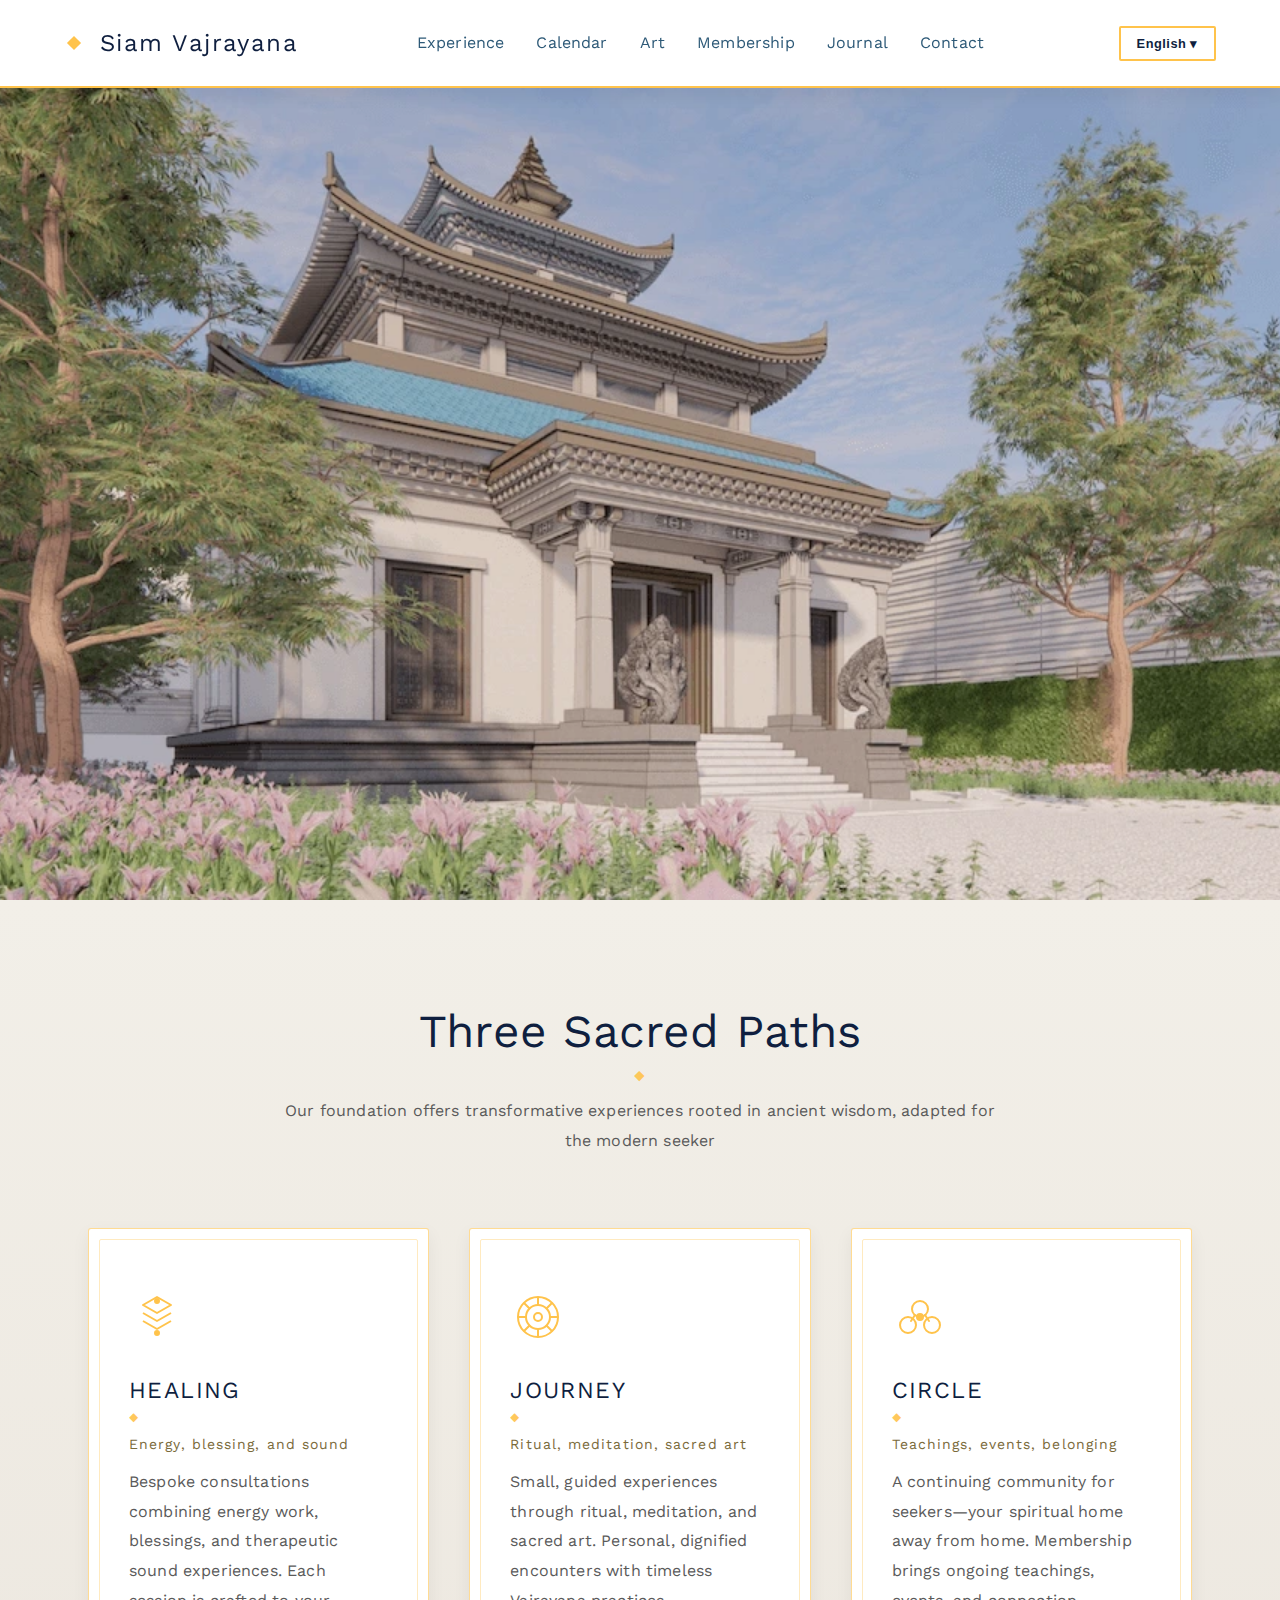
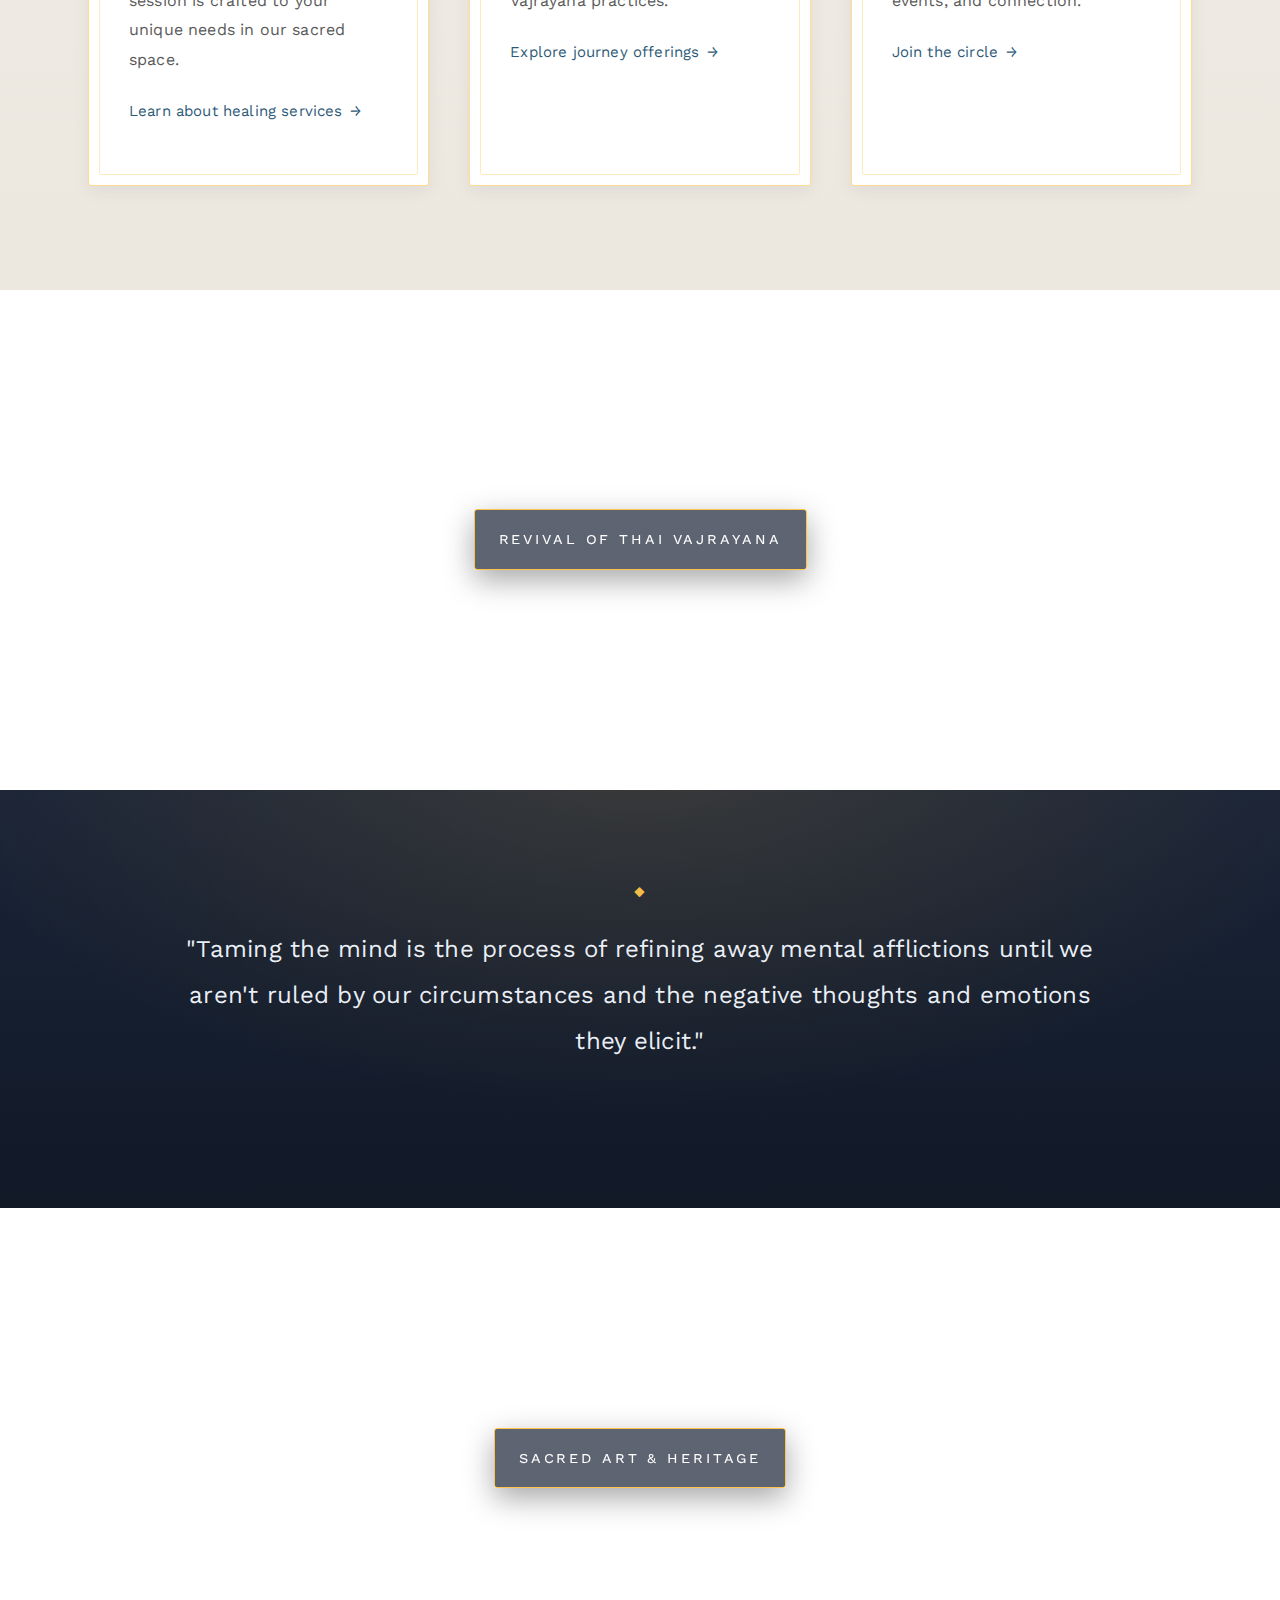
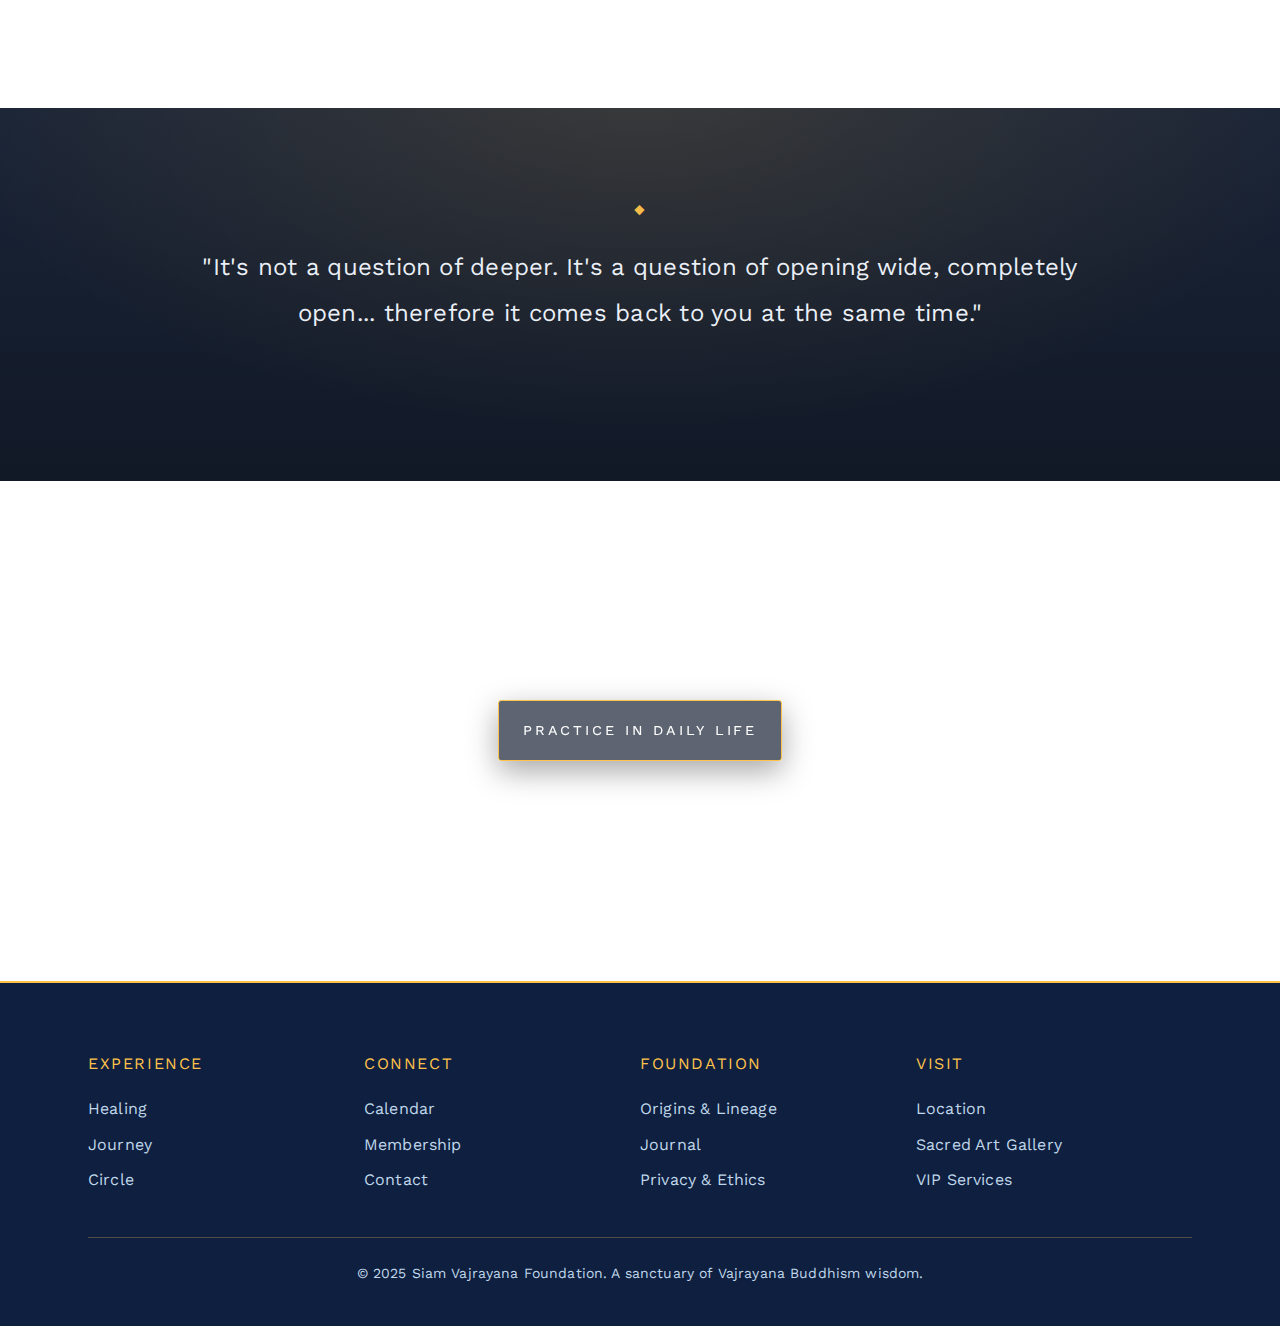
<file: sv-demo-20251024.html>
<!DOCTYPE html>
<html lang="en">
<head>
  <meta charset="utf8">
  <meta name="viewport" content="width=device-width, initial-scale=1">
  <title>Siam Vajrayana</title>

  <!-- SEO / Open Graph -->
  <meta name="description" content="Siam Vajrayana — a Thai-founded sanctuary for Vajrayana wisdom, sacred art, and contemplative journeys. Revival of Thailand's Mahayana/Vajrayana heritage for modern seekers.">
  <link rel="canonical" href="https://siamvajrayana.com/">
  <meta name="robots" content="index, follow">
  <meta name="theme-color" content="#FFC34B">
  
  <meta property="og:title" content="Siam Vajrayana">
  <meta property="og:description" content="Thai Vajrayana revival — wisdom, healing, sacred art, and community.">
  <meta property="og:type" content="website">
  <meta property="og:url" content="https://siamvajrayana.com/">
  <meta property="og:image" content="https://siamvajrayana.com/og.jpg">
  <meta property="og:image:width" content="1200">
  <meta property="og:image:height" content="630">
  <meta name="twitter:card" content="summary_large_image">

  <!-- Favicons -->
  <link rel="icon" href="/favicon.ico" sizes="any">
  <link rel="icon" href="/icon.svg" type="image/svg+xml">
  <link rel="apple-touch-icon" href="/apple-touch-icon.png">

  <!-- Schema.org -->
  <script type="application/ld+json">
  {
    "@context": "https://schema.org",
    "@type": "Organization",
    "name": "Siam Vajrayana Foundation",
    "alternateName": "สยามวัชรยาน",
    "url": "https://siamvajrayana.com",
    "logo": "https://siamvajrayana.com/logo.png",
    "description": "A Thai-founded sanctuary for Vajrayana wisdom, sacred art, and contemplative journeys. Revival of Thailand's Mahayana/Vajrayana heritage for modern seekers.",
    "address": {
      "@type": "PostalAddress",
      "addressCountry": "TH"
    },
    "contactPoint": {
      "@type": "ContactPoint",
      "contactType": "Customer Service",
      "availableLanguage": ["English", "Thai"]
    },
    "sameAs": []
  }
  </script>

  <style>
    /* ==========================================
       FONTS
    ========================================== */
    /* Thai Content Font */
    @font-face {
      font-family: 'JS Chanok';
      src: url('font/JS-Chanok-Normal.woff2') format('woff2');
      font-weight: 400;
      font-style: normal;
      font-display: swap;
    }

    /* English Content Font - Work Sans Variable */
    @font-face {
      font-family: 'Work Sans';
      src: url('font/WorkSans.woff2') format('woff2-variations');
      font-weight: 300 700;
      font-style: normal;
      font-display: swap;
    }

    /* Alternative Serif Fonts (if needed) */
    @font-face {
      font-family: 'Cormorant Garamond';
      src: url('font/CormorantGaramond.woff2') format('woff2-variations');
      font-weight: 300 700;
      font-style: normal;
      font-display: swap;
    }

    @font-face {
      font-family: 'Libre Baskerville';
      src: url('font/LibreBaskerville-Regular.woff2') format('woff2');
      font-weight: 400;
      font-style: normal;
      font-display: swap;
    }

    @font-face {
      font-family: 'Libre Baskerville';
      src: url('font/LibreBaskerville-Bold.woff2') format('woff2');
      font-weight: 700;
      font-style: normal;
      font-display: swap;
    }

    @font-face {
      font-family: 'Libre Baskerville';
      src: url('font/LibreBaskerville-Italic.woff2') format('woff2');
      font-weight: 400;
      font-style: italic;
      font-display: swap;
    }

    @font-face {
      font-family: 'Montserrat';
      src: url('font/Montserrat.woff2') format('woff2-variations');
      font-weight: 300 700;
      font-style: normal;
      font-display: swap;
    }

        /* Prompt Thin (100) */
    @font-face {
      font-family: 'Prompt';
      src: url("font/Prompt/Prompt-Thin.woff2") format("woff2");
      font-weight: 100;
      font-style: normal;
      font-display: swap;
    }

    /* Prompt ExtraLight (200) */
    @font-face {
      font-family: 'Prompt';
      src: url("font/Prompt/Prompt-ExtraLight.woff2") format("woff2");
      font-weight: 200;
      font-style: normal;
      font-display: swap;
    }

    /* Prompt Light (300) */
    @font-face {
      font-family: 'Prompt';
      src: url("font/Prompt/Prompt-Light.woff2") format("woff2");
      font-weight: 300;
      font-style: normal;
      font-display: swap;
    }

    /* Prompt Regular (400) */
    @font-face {
      font-family: 'Prompt';
      src: url("font/Prompt/Prompt-Regular.woff2") format("woff2");
      font-weight: 400;
      font-style: normal;
      font-display: swap;
    }

    /* Prompt Italic (400 italic) */
    @font-face {
      font-family: 'Prompt';
      src: url("font/Prompt/Prompt-Italic.woff2") format("woff2");
      font-weight: 400;
      font-style: italic;
      font-display: swap;
    }

    /* Prompt Medium (500) */
    @font-face {
      font-family: 'Prompt';
      src: url("font/Prompt/Prompt-Medium.woff2") format("woff2");
      font-weight: 500;
      font-style: normal;
      font-display: swap;
    }

    /* Prompt SemiBold (600) */
    @font-face {
      font-family: 'Prompt';
      src: url("font/Prompt/Prompt-SemiBold.woff2") format("woff2");
      font-weight: 600;
      font-style: normal;
      font-display: swap;
    }

    /* Prompt Bold (700) */
    @font-face {
      font-family: 'Prompt';
      src: url("font/Prompt/Prompt-Bold.woff2") format("woff2");
      font-weight: 700;
      font-style: normal;
      font-display: swap;
    }

    /* Prompt ExtraBold (800) */
    @font-face {
      font-family: 'Prompt';
      src: url("font/Prompt/Prompt-ExtraBold.woff2") format("woff2");
      font-weight: 800;
      font-style: normal;
      font-display: swap;
    }

    /* Prompt Black (900) */
    @font-face {
      font-family: 'Prompt';
      src: url("font/Prompt/Prompt-Black.woff2") format("woff2");
      font-weight: 900;
      font-style: normal;
      font-display: swap;
    }

    /* ==========================================
       CSS VARIABLES
    ========================================== */
    :root {
      /* Colors */
      --sv-blue-900: #0F1F3F;
      --sv-blue-800: #132B53;
      --sv-blue-700: #2E5A78;
      --sv-blue-500: #3E6B8A;
      --sv-blue-300: #A0C6E1;
      --gold: #FFC34B;
      --gold-600: #E9B23E;
      --gold-300: #FFE09C;
      --white: #FFFFFF;
      --ivory: #ECE7DF;
      --text: #1A1A1A;
      --text-2: #5A5A5A;

      /* Shadows */
      --shadow-gold: 0 8px 28px rgba(168, 137, 74, .25);
      --shadow-card: 0 6px 18px rgba(10, 18, 40, .06);

      /* Typography */
      --font-content-latin: 'Work Sans', system-ui, -apple-system, 'Segoe UI', Roboto, Arial, sans-serif;
      --font-content-thai: 'Prompt', system-ui, -apple-system, "Segoe UI", Roboto, Arial, sans-serif;
      --font-logo-latin: 'Work Sans', system-ui, -apple-system, 'Segoe UI', Roboto, Arial, sans-serif;
      --font-logo-thai: 'JS Chanok', system-ui, sans-serif;

      /* Font Size Scaling - ENGLISH (Default = 1) */
      --scale-logo-title: 1;
      --scale-nav-menu: 1;
      --scale-lang-selector: 0.8;
      --scale-hero-title: 1;
      --scale-hero-subtitle: 1;
      --scale-section-title: 1;
      --scale-section-text: 1;
      --scale-card-title: 1;
      --scale-card-sub: 1;
      --scale-card-text: 1;
      --scale-card-link: 1;
      --scale-button: 1;
      --scale-quote: 1;
      --scale-caption-badge: 1;
      --scale-footer-title: 1;
      --scale-footer-links: 1;
      --scale-footer-bottom: 1;

      /* Spacing */
      --space-xs: .5rem;
      --space-sm: 1rem;
      --space-md: 1.5rem;
      --space-lg: 2.5rem;
      --space-xl: 4rem;
      --space-2xl: 6rem;

      /* Animations */
      --ease-ceremonial: cubic-bezier(0.16, 1, 0.3, 1);
      --ease: cubic-bezier(.25, .8, .3, 1);
      --duration-fast: 200ms;
      --duration-med: 350ms;
      --speed: 320ms;
      --menu-speed: 550ms;

      /* Consolidated transitions */
      --transition-base: var(--speed) var(--ease);
      --transition-ceremonial: var(--duration-med) var(--ease-ceremonial);

      /* Layout */
      --header-offset: 96px;
      --header-height: 88px;

      /* Menu transitions */
      --menu-panel-transitions:
        max-height var(--menu-speed) var(--ease-ceremonial),
        padding var(--menu-speed) var(--ease-ceremonial),
        transform var(--menu-speed) var(--ease-ceremonial),
        opacity var(--menu-speed) var(--ease-ceremonial),
        visibility 0s linear var(--menu-speed);
    }

    /* Font Size Scaling - THAI */
    :root:lang(th) {
      --scale-logo-title: 1.5;
      --scale-nav-menu: 1.2;
      --scale-lang-selector: 0.8;
      --scale-hero-title: 1.1;
      --scale-hero-subtitle: 1.5;
      --scale-section-title: 1.1;
      --scale-section-text: 1.5;
      --scale-card-title: 1.1;
      --scale-card-sub: 1.5;
      --scale-card-text: 1.5;
      --scale-card-link: 1.5;
      --scale-button: 1.1;
      --scale-quote: 1.5;
      --scale-caption-badge: 1.5;
      --scale-footer-title: 1.2;
      --scale-footer-links: 1.2;
      --scale-footer-bottom: 1;
    }

    /* ==========================================
       RESET & BASE
    ========================================== */
    * {
      margin: 0;
      padding: 0;
      box-sizing: border-box;
    }

    html {
      scroll-behavior: smooth;
    }

    body {
      min-height: 100%;
      font-family: var(--font-content-latin);
      font-weight: 300;
      background: var(--white);
      color: var(--text);
      line-height: 1.65;
      -webkit-font-smoothing: antialiased;
      -moz-osx-font-smoothing: grayscale;
      text-rendering: optimizeLegibility;
    }

    :lang(th) body {
      font-family: var(--font-content-thai);
    }

    a {
      color: inherit;
      text-decoration: none;
    }

    :target {
      scroll-margin-top: var(--header-offset);
    }

    /* ==========================================
       ACCESSIBILITY
    ========================================== */
    .skip-link {
      position: absolute;
      left: -9999px;
      top: auto;
      width: 1px;
      height: 1px;
      overflow: hidden;
    }

    .skip-link:focus {
      left: var(--space-md);
      top: var(--space-md);
      width: auto;
      height: auto;
      padding: .5rem 1rem;
      background: #000;
      color: #fff;
      z-index: 2000;
    }

    /* ==========================================
       TYPOGRAPHY
    ========================================== */
    h1, h2, h3 {
      font-family: var(--font-content-latin);
      font-weight: 700;
      line-height: 1.2;
    }

    :lang(th) h1,
    :lang(th) h2,
    :lang(th) h3 {
      font-family: var(--font-content-thai);
      letter-spacing: 0;
      text-transform: none;
    }

    h1 {
      font-size: calc(clamp(2.6rem, 4vw + 1rem, 4.8rem) * var(--scale-hero-title));
      letter-spacing: -.01em;
    }

    h2 {
      font-size: calc(clamp(2.1rem, 3vw + .5rem, 3.6rem) * var(--scale-section-title));
      letter-spacing: .005em;
    }

    h3 {
      font-size: calc(clamp(1.25rem, 1.8vw, 1.6rem) * var(--scale-card-title));
      letter-spacing: .06em;
      text-transform: uppercase;
      color: #111;
    }

    :lang(th) h3 {
      text-transform: none;
      letter-spacing: 0;
    }

    p, li, .section, .footer__link, .header__nav-link {
      letter-spacing: .01em;
      font-weight: 300;
    }

    :lang(th) p,
    :lang(th) li {
      letter-spacing: 0;
      line-height: 1.9;
    }

    /* ==========================================
       LAYOUT
    ========================================== */
    .container {
      width: 90%;
      max-width: 1400px;
      margin: 0 auto;
      padding: 0 var(--space-md);
    }

    section {
      position: relative;
      overflow: hidden;
    }

    .section {
      padding: 72px 80px;
    }

    .section--light {
      background: var(--ivory);
      color: #5d5d5d;
    }

    .section--dark {
      background:
        radial-gradient(1200px 600px at 50% -10%, rgba(255, 195, 75, .14), transparent 60%),
        linear-gradient(180deg, #1A2437 0%, #111927 100%);
      color: #e9edf6;
    }

    /* ==========================================
       HEADER & NAVIGATION
    ========================================== */
    .header {
      position: fixed;
      inset: 0 0 auto 0;
      z-index: 1000;
      background: var(--white);
      border-bottom: 2px solid var(--gold);
      box-shadow: var(--shadow-card);
      height: var(--header-height);
    }

    .header__inner {
      display: flex;
      justify-content: space-between;
      align-items: center;
      height: 100%;
      max-width: 1400px;
      margin: 0 auto;
      width: 90%;
    }

    .header__logo {
      display: inline-flex;
      align-items: center;
      gap: 1rem;
      color: var(--sv-blue-900);
      font-family: var(--font-logo-latin);
      font-size: calc(1.5rem * var(--scale-logo-title));
      font-weight: 700;
      letter-spacing: .06em;
    }

    .header__logo, .header__nav-link { 
      line-height: 1; 
    }

    :lang(th) .header__logo {
      font-family: var(--font-logo-thai);
    }

    .header__logo-icon {
      width: 20px;
      height: 20px;
      color: var(--gold);
      flex-shrink: 0;
    }

    .header > nav { 
      height: 100%; 
    }

    .header__nav {
      display: flex;
      gap: 2rem;
      list-style: none;
      height: 100%;
    }

    .header__nav-item {
      display: flex;
      align-items: center;
      height: 100%;
    }

    .header__nav-link {
      color: var(--sv-blue-700);
      position: relative;
      padding: .35rem 0;
      font-size: calc(1rem * var(--scale-nav-menu));
      white-space: nowrap;
    }

    .header__nav-link::after {
      content: '';
      position: absolute;
      left: 50%;
      bottom: -4px;
      transform: translateX(-50%);
      width: 0;
      height: 2px;
      background: var(--gold);
      transition: width var(--transition-base);
    }

    @media (hover: hover) {
      .header__nav-link:hover {
        color: var(--sv-blue-900);
      }

      .header__nav-link:hover::after {
        width: 70%;
      }
    }

    /* Hamburger Menu */
    .header__menu-toggle {
      display: none;
      background: none;
      border: none;
      cursor: pointer;
      padding: .5rem;
      color: var(--sv-blue-900);
      flex-shrink: 0;
    }

    .header__menu-toggle svg {
      display: block;
      overflow: visible;
    }

    .header__menu-toggle .bar {
      stroke-linecap: round;
      vector-effect: non-scaling-stroke;
      transform-box: view-box;
      transform-origin: 12px 12px;
      transition:
        transform var(--transition-ceremonial),
        opacity var(--transition-ceremonial);
    }

    .header.header--open .header__menu-toggle .bar--top {
      opacity: 0;
    }

    .header.header--open .header__menu-toggle .bar--mid-1 {
      transform: translateY(4px) rotate(45deg);
    }

    .header.header--open .header__menu-toggle .bar--mid-2 {
      transform: rotate(-45deg);
    }

    .header.header--open .header__menu-toggle .bar--bot {
      opacity: 0;
    }

    .header.header--open {
    border-bottom-color: transparent;
    box-shadow: none;
    }

    /* ==========================================
       LANGUAGE DROPDOWN
    ========================================== */
    .lang-dropdown {
      position: relative;
      margin-left: 1rem;
    }

    .lang-btn {
      background: #fff;
      border: 2px solid var(--gold);
      color: var(--sv-blue-900);
      padding: .5rem 1rem;
      font-size: calc(1rem * var(--scale-lang-selector));
      font-weight: 600;
      letter-spacing: .04em;
      cursor: pointer;
      border-radius: 2px;
      transition: box-shadow var(--transition-base), transform var(--transition-base);
      white-space: nowrap;
    }

    .lang-btn:focus-visible {
      outline: 2px solid var(--gold);
      outline-offset: 3px;
    }

    .lang-btn:hover {
      box-shadow: var(--shadow-gold);
      transform: translateY(-1px);
    }

    .lang-menu {
      position: absolute;
      top: calc(100% + 8px);
      left: 50%;
      transform: translateX(-50%) translateY(-8px);
      background: rgba(15, 31, 63, .96);
      border: 1px solid var(--gold);
      border-radius: 3px;
      min-width: max-content;
      padding: .35rem 0;
      display: flex;
      flex-direction: column;
      gap: .1rem;
      opacity: 0;
      visibility: hidden;
      pointer-events: none;
      transition: var(--transition-base);
      box-shadow: 0 12px 36px rgba(0, 0, 0, .28);
    }

    .lang-menu.open {
      opacity: 1;
      visibility: visible;
      pointer-events: auto;
      transform: translateX(-50%) translateY(0);
    }

    .lang-menu button {
      background: none;
      border: none;
      color: #fff;
      white-space: nowrap;
      text-align: left;
      cursor: pointer;
      padding: .55rem 1rem;
      font-size: calc(1rem * var(--scale-lang-selector));
      font-weight: 600;
      letter-spacing: .02em;
    }

    .lang-menu button:hover {
      color: var(--gold-300);
    }

    .mobile-lang {
      display: none;
    }

    #langDropdownDesktop {
      display: block;
    }

    /* ==========================================
       PARALLAX BACKGROUNDS
    ========================================== */
    .bgimg {
      position: relative;
      background-attachment: fixed;
      background-position: center;
      background-repeat: no-repeat;
      background-size: cover;
      isolation: isolate;
    }

    /* Mobile fallback for iOS */
    @supports (-webkit-overflow-scrolling: touch) {
      .bgimg {
        background-attachment: scroll;
      }
    }

    .bgimg-1 {
      background-image: url("img/sv-light.webp");
      min-height: 100vh;
    }

    .bgimg-2 {
      background-image: url("img/sv-inside.webp");
      min-height: 500px;
    }

    .bgimg-3 {
      background-image: url("img/sv-dark.webp");
      min-height: 500px;
    }

    .bgimg-4 {
      background-image: url("img/16-Arhats-and-Shakyamuni-Buddha.webp");
      min-height: 500px;
    }

    .caption {
      position: absolute;
      inset: 0;
      display: grid;
      place-items: center;
      z-index: 2;
      text-align: center;
      color: #fff;
      padding: var(--space-2xl) var(--space-md);
    }

    .caption-badge {
      display: inline-block;
      background: linear-gradient(180deg, rgba(10, 20, 40, .66), rgba(10, 20, 40, .66));
      color: #fff;
      padding: 16px 24px;
      border: 1px solid var(--gold);
      backdrop-filter: blur(4px);
      font-variant: all-small-caps;
      font-size: calc(1rem * var(--scale-caption-badge));
      letter-spacing: .18em;
      border-radius: 3px;
      box-shadow: 0 10px 30px rgba(0, 0, 0, .35);
    }

    :lang(th) .caption-badge {
      font-variant: normal;
      letter-spacing: .06em;
    }

    /* ==========================================
       HERO SECTION
    ========================================== */
    .hero {
      min-height: 100vh;
      display: flex;
      align-items: center;
      justify-content: center;
      position: relative;
      background: transparent;
      overflow: hidden;
    }

    .hero-content {
      z-index: 10;
      text-align: center;
      color: #fff;
      max-width: 900px;
      padding: var(--space-2xl) var(--space-md);
    }

    .hero h1 {
      font-weight: 600;
      margin-bottom: var(--space-md);
      opacity: 0;
      animation: fadeInUp 1s var(--ease) .3s forwards;
    }

    .hero .subline {
      margin-bottom: var(--space-xl);
      font-size: calc(1rem * var(--scale-hero-subtitle));
      opacity: 0;
      animation: fadeInUp 1s var(--ease) .6s forwards;
    }

    .cta-group {
      display: flex;
      gap: var(--space-md);
      justify-content: center;
      flex-wrap: wrap;
      align-items: stretch;
      opacity: 0;
      animation: fadeInUp 1s var(--ease) .9s forwards;
    }

    @keyframes fadeInUp {
      from {
        opacity: 0;
        transform: translateY(12px);
      }
      to {
        opacity: 1;
        transform: translateY(0);
      }
    }

    /* Buttons */
    .btn {
      display: inline-block;
      padding: 1rem 2.5rem;
      text-decoration: none;
      font-weight: 600;
      border-radius: 2px;
      transition: all 300ms var(--ease);
      border: 2px solid transparent;
      font-size: calc(1rem * var(--scale-button));
      cursor: pointer;
      min-width: 300px;
      max-width: 100%;
      text-align: center;
      letter-spacing: .02em;
    }

    .btn-primary {
      background: #fff;
      color: var(--sv-blue-900);
      border-color: var(--gold);
    }

    .btn-primary:hover {
      background: var(--gold);
      color: #fff;
      border-color: var(--gold);
      transform: translateY(-2px);
      box-shadow: var(--shadow-gold);
    }

    .btn-secondary {
      background: transparent;
      color: #fff;
      border-color: #fff;
    }

    .btn-secondary:hover {
      background: #fff;
      color: var(--sv-blue-900);
    }

    /* ==========================================
       EXPERIENCE SECTION
    ========================================== */
    .experience {
      padding: calc(var(--space-2xl) + 8px) 0;
      background: linear-gradient(180deg, #F2EFE8 0%, #ECE7DF 100%);
    }

    .section-header {
      text-align: center;
      margin-bottom: calc(var(--space-xl) + 8px);
    }

    .section-header h2 {
      color: var(--sv-blue-900);
      margin-bottom: .75rem;
    }

    .section-header h2::after {
      content: "◆";
      display: block;
      color: var(--gold);
      font-weight: 700;
      opacity: .9;
      margin: .6rem auto 0 auto;
      font-size: .95rem;
      line-height: 1;
    }

    .section-header p {
      color: var(--text-2);
      max-width: 720px;
      margin: 0 auto;
      font-size: calc(1rem * var(--scale-section-text));
      line-height: 1.85;
    }

    .experience-grid {
      display: grid;
      grid-template-columns: repeat(auto-fit, minmax(320px, 1fr));
      gap: var(--space-lg);
      margin-top: var(--space-xl);
    }

    .experience-card {
      background: #fff;
      border: 1px solid rgba(255, 195, 75, .6);
      padding: calc(var(--space-xl) - .25rem) var(--space-lg);
      position: relative;
      transition: transform 300ms var(--ease), box-shadow 300ms var(--ease), border-color 300ms var(--ease);
      text-decoration: none;
      color: inherit;
      display: block;
      border-radius: 3px;
      box-shadow: var(--shadow-card);
    }

    .experience-card::before {
      content: '';
      position: absolute;
      inset: 10px;
      border: 1px solid rgba(255, 195, 75, .35);
      border-radius: 2px;
      opacity: 1;
      pointer-events: none;
    }

    .experience-card:hover {
      transform: translateY(-6px);
      box-shadow: 0 20px 50px rgba(10, 18, 40, .18), 0 8px 26px rgba(168, 137, 74, .18);
      border-color: var(--gold);
    }

    .card-icon {
      width: 56px;
      height: 56px;
      margin-bottom: var(--space-md);
      color: var(--gold);
      stroke-width: 2;
    }

    .experience-card h3 {
      color: var(--sv-blue-900);
      margin-bottom: .5rem;
    }

    .experience-card h3::after {
      content: "◆";
      display: block;
      color: var(--gold);
      opacity: .9;
      margin: .45rem 0 0 0;
      font-size: .8rem;
      line-height: 1;
    }

    .card-sub {
      color: #7a6a3a;
      font-weight: 600;
      letter-spacing: .08em;
      font-size: calc(.85rem * var(--scale-card-sub));
      margin-bottom: .75rem;
    }

    .experience-card p {
      color: var(--text-2);
      line-height: 1.85;
      font-size: calc(1rem * var(--scale-card-text));
      margin-top: .5rem;
      margin-bottom: var(--space-md);
    }

    .card-link {
      color: var(--sv-blue-700);
      font-weight: 600;
      font-size: calc(.95rem * var(--scale-card-link));
      display: inline-flex;
      align-items: center;
      gap: .5rem;
    }

    .card-link::after {
      content: '→';
      transition: transform .25s var(--ease);
    }

    .experience-card:hover .card-link {
      color: var(--gold-600);
    }

    .experience-card:hover .card-link::after {
      transform: translateX(6px);
    }

    /* ==========================================
       QUOTE SECTIONS
    ========================================== */
    .quote {
      max-width: 980px;
      margin: 0 auto;
      text-align: center;
      padding: 64px 24px 72px;
      position: relative;
    }

    .quote::before {
      content: "◆";
      position: absolute;
      top: 18px;
      left: 50%;
      transform: translateX(-50%);
      color: var(--gold);
      font-size: .95rem;
      opacity: .95;
    }

    .quote p {
      font-size: calc(clamp(1.15rem, 1.2rem + .4vw, 1.6rem) * var(--scale-quote));
      line-height: 1.9;
      color: #EAEFF7;
      text-shadow: 0 1px 0 rgba(0, 0, 0, .25);
    }

    /* ==========================================
       DECORATIVE FRIEZE
    ========================================== */
    .frieze {
      height: 2px;
      opacity: .9;
      background: linear-gradient(90deg, transparent 0%, var(--gold) 15%, var(--gold) 85%, transparent 100%);
      margin: var(--space-xl) auto;
      max-width: 800px;
      position: relative;
      z-index: 99;
    }

    .frieze::before,
    .frieze::after {
      content: '◆';
      position: absolute;
      top: 50%;
      transform: translateY(-50%);
      color: var(--gold);
      font-size: .75rem;
      opacity: .9;
    }

    .frieze::before {
      left: 10%;
    }

    .frieze::after {
      right: 10%;
    }

    /* ==========================================
       FOOTER
    ========================================== */
    .footer {
      background: var(--sv-blue-900);
      color: #fff;
      padding: var(--space-xl) 0 var(--space-lg);
      border-top: 2px solid var(--gold);
    }

    .footer__grid {
      display: grid;
      grid-template-columns: repeat(auto-fit, minmax(250px, 1fr));
      gap: 0;
      margin-bottom: var(--space-lg);
    }

    .footer__title {
      color: var(--gold);
      margin-bottom: .65rem;
      font-size: calc(1rem * var(--scale-footer-title));
      font-weight: 700;
      letter-spacing: .1em;
      text-transform: uppercase;
      position: relative;
      padding-top: .25rem;
    }

    .footer__list {
      list-style: none;
      margin-top: .9rem;
    }

    .footer__link {
      color: #BFD7EA;
      text-decoration: none;
      font-size: calc(1rem * var(--scale-footer-links));
      line-height: 2.2;
      display: inline-block;
      transition: color .25s var(--ease), transform .25s var(--ease);
    }

    @media (hover: hover) {
      .footer__link:hover {
        color: #fff;
        transform: translateX(4px);
      }
    }

    .footer__bottom {
      border-top: 1px solid rgba(255, 195, 75, .28);
      padding-top: var(--space-md);
      text-align: center;
      color: #BFD7EA;
      font-size: calc(.9rem * var(--scale-footer-bottom));
    }

    /* ==========================================
       RESPONSIVE - MOBILE
    ========================================== */
    @media (max-width: 768px) {
      /* Header Mobile */
      .header {
        height: var(--header-height);
        min-height: var(--header-height);
        position: fixed;
      }

      .header__menu-toggle {
        display: block;
      }

      .header__inner {
        padding: var(--space-sm) 0;
        display: flex;
        flex-wrap: wrap;
        align-items: center;
        column-gap: var(--space-sm);
        row-gap: 0 !important;
        height: var(--header-height);
      }

      .header.header--open .header__inner {
        row-gap: 0 !important; 
      }

      .header__nav {
        order: 2;
        left: 0;
        right: 0;
        top: var(--header-height); /* sits directly under the bar */
        z-index: 999;              /* above page content */
        width: 100%;
        position: fixed;
        display: flex;
        flex-direction: column;
        gap: var(--space-md);
        background: #fff;
        padding: 0 var(--space-lg);
        max-height: 0;
        overflow: hidden;
        visibility: hidden;
        transform-origin: top;
        transform: scaleY(0);
        opacity: 0;
        transition: var(--menu-panel-transitions);
        border-bottom: 2px solid var(--gold);
        will-change: max-height, padding, transform, opacity;
        height: auto;
      }

      .header__nav-item {
        height: 30px;
      }

      .header__nav::before {
        content: "";
        position: absolute;
        left: 5%;
        right: 5%;
        top: 0;
        height: 1px;
        background: rgba(168, 137, 74, .5);
        opacity: 0;
        transition: opacity var(--transition-ceremonial);
        pointer-events: none;
      }

      .header__nav-link {
        padding: .75rem 0;
      }

      .header.header--open .header__nav {
        max-height: 80vh;
        padding-top: var(--space-md);
        padding-bottom: var(--space-md);
        visibility: visible;
        transform: scaleY(1);
        opacity: 1;
        overflow: visible;  
        transition:
          max-height var(--menu-speed) var(--ease-ceremonial),
          padding var(--menu-speed) var(--ease-ceremonial),
          transform var(--menu-speed) var(--ease-ceremonial),
          opacity var(--menu-speed) var(--ease-ceremonial),
          visibility 0s linear;
      }

      .header.header--open .header__nav::before {
        opacity: 1;
      }

      /* Language Mobile */
      .mobile-lang {
        display: block;
        margin-top: 10px;
        padding-top: 10px;
        border-top: 1px solid rgba(168, 137, 74, .3);
        width: 100%;
      }

      #langDropdownDesktop {
        display: none !important;
      }

      .mobile-lang .lang-dropdown {
        margin-left: 0;
        position: relative;                 /* containing block for the menu */
        z-index: 1;
      }

      .mobile-lang .lang-btn {
        width: 100%;
        background: #fff;
        color: var(--sv-blue-900);
      }

      .mobile-lang .lang-menu {
        position: absolute;                 /* revert from 'static' */
        left: 0;
        top: calc(100% + 8px);
        transform: translateY(-50%);       /* center under the button */
        min-width: 100%;                    /* or a fixed width like 12rem */
        max-height: 50vh;                   /* safety for small screens */
        overflow: auto;                     /* scroll inside if needed */
        margin-top: 0;                      /* cancel earlier margin */
        box-shadow: 0 12px 36px rgba(0,0,0,.28); /* restore shadow */
        z-index: 1000;                      /* above the panel */
      }

      .mobile-lang .lang-menu.open {
        opacity: 1;
        visibility: visible;
        pointer-events: auto;
        transform: none;
      }

      /* Footer Mobile */
      .footer {
        padding: var(--space-lg) 0;
      }

      .footer__grid {
        grid-template-columns: 1fr;
        gap: var(--space-sm);
        margin-bottom: var(--space-md);
      }

      .footer__section {
        border-bottom: 1px solid rgba(255, 255, 255, .08);
        padding-block: .25rem;
      }

      .footer__title {
        margin: 0;
        padding: .875rem .25rem;
        font-size: calc(.95rem * var(--scale-footer-title));
        letter-spacing: .07em;
        display: flex;
        align-items: center;
        justify-content: space-between;
        cursor: pointer;
        user-select: none;
      }

      .footer__title::after {
        content: "";
        width: 10px;
        height: 10px;
        border-right: 2px solid var(--gold);
        border-bottom: 2px solid var(--gold);
        transform: rotate(-45deg);
        transition: transform var(--transition-ceremonial);
        margin-left: .5rem;
      }

      .footer__list {
        max-height: 0;
        overflow: hidden;
        opacity: 0;
        transition: max-height 400ms var(--ease-ceremonial), opacity 300ms var(--ease-ceremonial);
        padding: 0 .25rem;
      }

      .footer__section--open .footer__title::after {
        transform: rotate(135deg);
      }

      .footer__section--open .footer__list {
        max-height: 320px;
        opacity: 1;
        padding-bottom: .5rem;
      }

      .footer__link {
        line-height: 2;
      }

      .footer__bottom {
        border-top: none;
      }

      /* CTA & Section Mobile */
      .cta-group .btn {
        width: 100%;
      }

      .section {
        padding: 56px 22px;
      }

      .experience-grid {
        grid-template-columns: 1fr;
      }
    }
  </style>
</head>

<body>
  <!-- Skip Link -->
  <a href="#main" class="skip-link">Skip to content</a>

  <!-- ==========================================
       HEADER
  ========================================== -->
  <header class="header" aria-label="Primary">
    <nav aria-label="Primary navigation">
      <div class="header__inner">
        <!-- Logo -->
        <a href="#" class="header__logo" aria-label="Siam Vajrayana home">
          <svg class="header__logo-icon" viewBox="0 0 24 24" aria-hidden="true" focusable="false">
            <rect x="6" y="6" width="12" height="12" transform="rotate(45 12 12)" fill="currentColor"/>
          </svg>
          <span data-i18n-en="Siam Vajrayana" data-i18n-th="สยามวัชรยาน">Siam Vajrayana</span>
        </a>

        <!-- Navigation Menu -->
        <ul class="header__nav" id="primary-nav">
          <li class="header__nav-item">
            <a class="header__nav-link" href="#experience" data-i18n-en="Experience" data-i18n-th="ประสบการณ์">Experience</a>
          </li>
          <li class="header__nav-item">
            <a class="header__nav-link" href="#calendar" data-i18n-en="Calendar" data-i18n-th="ปฏิทิน">Calendar</a>
          </li>
          <li class="header__nav-item">
            <a class="header__nav-link" href="#art" data-i18n-en="Art" data-i18n-th="ศิลป์ศักดิ์สิทธิ์">Art</a>
          </li>
          <li class="header__nav-item">
            <a class="header__nav-link" href="#membership" data-i18n-en="Membership" data-i18n-th="สมาชิกภาพ">Membership</a>
          </li>
          <li class="header__nav-item">
            <a class="header__nav-link" href="#journal" data-i18n-en="Journal" data-i18n-th="บันทึก">Journal</a>
          </li>
          <li class="header__nav-item">
            <a class="header__nav-link" href="#contact" data-i18n-en="Contact" data-i18n-th="ติดต่อ">Contact</a>
          </li>

          <!-- Mobile Language Dropdown (inside nav panel) -->
          <li class="header__nav-item mobile-lang" aria-hidden="true">
            <div class="lang-dropdown">
              <button class="lang-btn" id="langToggleMobile">EN ▾</button>
              <div class="lang-menu" id="langMenuMobile">
                <button data-lang="en">English</button>
                <button data-lang="th">ไทย</button>
              </div>
            </div>
          </li>
        </ul>

        <!-- Desktop Language Dropdown -->
        <div class="lang-dropdown" id="langDropdownDesktop" aria-hidden="false">
          <button class="lang-btn" id="langToggle">EN ▾</button>
          <div class="lang-menu" id="langMenu">
            <button data-lang="en">English</button>
            <button data-lang="th">ไทย</button>
          </div>
        </div>

        <!-- Hamburger Button -->
        <button class="header__menu-toggle" aria-label="Open menu" aria-controls="primary-nav" aria-expanded="false">
          <svg width="28" height="28" viewBox="0 0 24 24" fill="none" stroke="currentColor" stroke-width="2" aria-hidden="true">
            <line class="bar bar--top" x1="-2" y1="5" x2="21" y2="5"></line>
            <line class="bar bar--mid-1" x1="-2" y1="12" x2="21" y2="12"></line>
            <line class="bar bar--mid-2" x1="-2" y1="12" x2="21" y2="12"></line>
            <line class="bar bar--bot" x1="-2" y1="19" x2="21" y2="19"></line>
          </svg>
        </button>
      </div>
    </nav>
  </header>

  <!-- ==========================================
       MAIN CONTENT
  ========================================== -->
  <main id="main">
    <!-- Hero Section -->
    <div class="bgimg bgimg-1" role="img" aria-label="Mountain landscape">
      <section class="hero">
        <div class="hero-content">
          <h1 data-i18n-en="Enter the Mandala" data-i18n-th="ก้าวสู่มันดาลา">Enter the Mandala</h1>
          <p class="subline" 
             data-i18n-en="A sanctuary of Thai Vajrayana wisdom, healing arts, and sacred journeys in the heart of Thailand" 
             data-i18n-th="สถานปฏิบัติ วัชรยานแบบไทยเพื่อปัญญา การเยียวยา และการเดินทางศักดิ์สิทธิ์ ในใจกลางประเทศไทย">
            A sanctuary of Thai Vajrayana wisdom, healing arts, and sacred journeys in the heart of Thailand
          </p>
          <div class="cta-group">
            <a href="#experience" class="btn btn-primary" 
               data-i18n-en="Explore Our Path" data-i18n-th="สำรวจเส้นทางของเรา">Explore Our Path</a>
            <a href="#contact" class="btn btn-secondary" 
               data-i18n-en="Book a Private Visit" data-i18n-th="จองการเยี่ยมส่วนตัว">Book a Private Visit</a>
          </div>
        </div>
      </section>
    </div>

    <!-- Experience Section -->
    <section class="section section--light experience" id="experience">
      <div class="container">
        <div class="section-header">
          <h2 data-i18n-en="Three Sacred Paths" data-i18n-th="สามวิถีศักดิ์สิทธิ์">Three Sacred Paths</h2>
          <p data-i18n-en="Our foundation offers transformative experiences rooted in ancient wisdom, adapted for the modern seeker" 
             data-i18n-th="เรานำเสนอประสบการณ์การเปลี่ยนแปลงที่หยั่งรากในปัญญาโบราณ ปรับให้เหมาะกับผู้แสวงหายุคใหม่">
            Our foundation offers transformative experiences rooted in ancient wisdom, adapted for the modern seeker
          </p>
        </div>

        <div class="experience-grid">
          <!-- Healing Card -->
          <a href="#healing" class="experience-card">
            <svg class="card-icon" viewBox="0 0 56 56" fill="none" stroke="currentColor" aria-hidden="true">
              <path d="M28 8 L14 16 L28 24 L42 16 Z" stroke-width="2" stroke-linejoin="round"/>
              <path d="M14 24 L28 32 L42 24" stroke-width="2" stroke-linejoin="round"/>
              <path d="M14 32 L28 40 L42 32" stroke-width="2" stroke-linejoin="round"/>
              <circle cx="28" cy="12" r="2" fill="currentColor"/>
              <circle cx="28" cy="44" r="2" fill="currentColor"/>
            </svg>
            <h3 data-i18n-en="Healing" data-i18n-th="การเยียวยา">Healing</h3>
            <div class="card-sub" data-i18n-en="Energy, blessing, and sound" data-i18n-th="พลังงาน พรมนต์ และเสียงบำบัด">Energy, blessing, and sound</div>
            <p data-i18n-en="Bespoke consultations combining energy work, blessings, and therapeutic sound experiences. Each session is crafted to your unique needs in our sacred space." 
               data-i18n-th="การปรึกษาเฉพาะบุคคล ผสานงานพลังงาน พรมนต์ และประสบการณ์เสียงบำบัด ทุกรอบออกแบบตามความต้องการของคุณในพื้นที่ศักดิ์สิทธิ์ของเรา">
              Bespoke consultations combining energy work, blessings, and therapeutic sound experiences. Each session is crafted to your unique needs in our sacred space.
            </p>
            <span class="card-link" data-i18n-en="Learn about healing services" data-i18n-th="ดูบริการการเยียวยา">Learn about healing services</span>
          </a>

          <!-- Journey Card -->
          <a href="#journey" class="experience-card">
            <svg class="card-icon" viewBox="0 0 56 56" fill="none" stroke="currentColor" aria-hidden="true">
              <circle cx="28" cy="28" r="20" stroke-width="2"/>
              <circle cx="28" cy="28" r="12" stroke-width="2"/>
              <circle cx="28" cy="28" r="4" stroke-width="2"/>
              <line x1="28" y1="8" x2="28" y2="16" stroke-width="2"/>
              <line x1="28" y1="40" x2="28" y2="48" stroke-width="2"/>
              <line x1="8" y1="28" x2="16" y2="28" stroke-width="2"/>
              <line x1="40" y1="28" x2="48" y2="28" stroke-width="2"/>
              <line x1="13.8" y1="13.8" x2="19.8" y2="19.8" stroke-width="2"/>
              <line x1="36.2" y1="36.2" x2="42.2" y2="42.2" stroke-width="2"/>
              <line x1="42.2" y1="13.8" x2="36.2" y2="19.8" stroke-width="2"/>
              <line x1="19.8" y1="36.2" x2="13.8" y2="42.2" stroke-width="2"/>
            </svg>
            <h3 data-i18n-en="Journey" data-i18n-th="การเดินทาง">Journey</h3>
            <div class="card-sub" data-i18n-en="Ritual, meditation, sacred art" data-i18n-th="พิธีกรรม สมาธิ ศิลป์ศักดิ์สิทธิ์">Ritual, meditation, sacred art</div>
            <p data-i18n-en="Small, guided experiences through ritual, meditation, and sacred art. Personal, dignified encounters with timeless Vajrayana practices." 
               data-i18n-th="ประสบการณ์กลุ่มเล็กพร้อมผู้นำ ผ่านพิธีกรรม สมาธิ และศิลปะศักดิ์สิทธิ์ สัมผัสที่มีศักดิ์ศรีกับการปฏิบัติของวัชรยาน">
              Small, guided experiences through ritual, meditation, and sacred art. Personal, dignified encounters with timeless Vajrayana practices.
            </p>
            <span class="card-link" data-i18n-en="Explore journey offerings" data-i18n-th="สำรวจรูปแบบการเดินทาง">Explore journey offerings</span>
          </a>

          <!-- Circle Card -->
          <a href="#circle" class="experience-card">
            <svg class="card-icon" viewBox="0 0 56 56" fill="none" stroke="currentColor" aria-hidden="true">
              <circle cx="28" cy="20" r="8" stroke-width="2"/>
              <circle cx="16" cy="36" r="8" stroke-width="2"/>
              <circle cx="40" cy="36" r="8" stroke-width="2"/>
              <path d="M23 26 L19 32" stroke-width="2" stroke-linecap="round"/>
              <path d="M33 26 L37 32" stroke-width="2" stroke-linecap="round"/>
              <circle cx="28" cy="28" r="3" fill="currentColor"/>
            </svg>
            <h3 data-i18n-en="Circle" data-i18n-th="ชุมชน">Circle</h3>
            <div class="card-sub" data-i18n-en="Teachings, events, belonging" data-i18n-th="การเรียนรู้ กิจกรรม การเชื่อมต่อ">Teachings, events, belonging</div>
            <p data-i18n-en="A continuing community for seekers—your spiritual home away from home. Membership brings ongoing teachings, events, and connection." 
               data-i18n-th="ชุมชนต่อเนื่องสำหรับผู้แสวงหา—บ้านทางจิตวิญญาณของคุณ สมาชิกภาพเปิดสู่การเรียนรู้ กิจกรรม และการเชื่อมต่ออย่างต่อเนื่อง">
              A continuing community for seekers—your spiritual home away from home. Membership brings ongoing teachings, events, and connection.
            </p>
            <span class="card-link" data-i18n-en="Join the circle" data-i18n-th="เข้าร่วมชุมชน">Join the circle</span>
          </a>
        </div>
      </div>
    </section>

    <!-- Parallax Caption 1 -->
    <div class="bgimg bgimg-2" role="img" aria-label="Forest landscape">
      <div class="caption">
        <span class="caption-badge" data-i18n-en="Revival of Thai Vajrayana" data-i18n-th="การฟื้นคืนวัชรยานแบบไทย">Revival of Thai Vajrayana</span>
      </div>
    </div>

    <!-- Quote Section 1 -->
    <section class="section section--dark">
      <div class="quote">
        <p data-i18n-en="&quot;Taming the mind is the process of refining away mental afflictions until we aren't ruled by our circumstances and the negative thoughts and emotions they elicit.&quot;" 
           data-i18n-th="&quot;การฝึกจิตคือการค่อยๆ กลั่นกิเลสออกไป จนเราไม่ถูกครอบงำด้วยสถานการณ์และความคิดอารมณ์ลบที่มันกระตุ้นขึ้นมา&quot;">
          "Taming the mind is the process of refining away mental afflictions until we aren't ruled by our circumstances and the negative thoughts and emotions they elicit."
        </p>
      </div>
    </section>

    <!-- Parallax Caption 2 -->
    <div class="bgimg bgimg-4" role="img" aria-label="Historical mural: Arhats and Shakyamuni">
      <div class="caption">
        <span class="caption-badge" data-i18n-en="Sacred Art & Heritage" data-i18n-th="ศิลป์ศักดิ์สิทธิ์และมรดก">Sacred Art & Heritage</span>
      </div>
    </div>

    <!-- Quote Section 2 -->
    <section class="section section--dark">
      <div class="quote">
        <p data-i18n-en="&quot;It's not a question of deeper. It's a question of opening wide, completely open... therefore it comes back to you at the same time.&quot;" 
           data-i18n-th="&quot;ไม่ใช่คำถามว่าจะลึกแค่ไหน แต่คือการเปิดกว้าง เปิดทั้งหมด... เมื่อเปิดได้ พลังงานก็ย้อนกลับมาหาคุณในเวลาเดียวกัน&quot;">
          "It's not a question of deeper. It's a question of opening wide, completely open... therefore it comes back to you at the same time."
        </p>
      </div>
    </section>

    <!-- Parallax Caption 3 -->
    <div class="bgimg bgimg-3" role="img" aria-label="Twilight mountain landscape">
      <div class="caption">
        <span class="caption-badge" data-i18n-en="Practice in Daily Life" data-i18n-th="ปฏิบัติในชีวิตประจำวัน">Practice in Daily Life</span>
      </div>
    </div>
  </main>

  <!-- ==========================================
       FOOTER
  ========================================== -->
  <footer class="footer" aria-label="Footer">
    <div class="container">
      <div class="footer__grid">
        <!-- Experience Section -->
        <section class="footer__section">
          <h4 class="footer__title" role="button" tabindex="0" aria-expanded="true" 
              data-i18n-en="Experience" data-i18n-th="ประสบการณ์">Experience</h4>
          <ul class="footer__list">
            <li><a class="footer__link" href="#healing" data-i18n-en="Healing" data-i18n-th="การเยียวยา">Healing</a></li>
            <li><a class="footer__link" href="#journey" data-i18n-en="Journey" data-i18n-th="การเดินทาง">Journey</a></li>
            <li><a class="footer__link" href="#circle" data-i18n-en="Circle" data-i18n-th="ชุมชน">Circle</a></li>
          </ul>
        </section>

        <!-- Connect Section -->
        <section class="footer__section">
          <h4 class="footer__title" role="button" tabindex="0" aria-expanded="true" 
              data-i18n-en="Connect" data-i18n-th="เชื่อมต่อ">Connect</h4>
          <ul class="footer__list">
            <li><a class="footer__link" href="#calendar" data-i18n-en="Calendar" data-i18n-th="ปฏิทิน">Calendar</a></li>
            <li><a class="footer__link" href="#membership" data-i18n-en="Membership" data-i18n-th="สมาชิกภาพ">Membership</a></li>
            <li><a class="footer__link" href="#contact" data-i18n-en="Contact" data-i18n-th="ติดต่อ">Contact</a></li>
          </ul>
        </section>

        <!-- Foundation Section -->
        <section class="footer__section">
          <h4 class="footer__title" role="button" tabindex="0" aria-expanded="true" 
              data-i18n-en="Foundation" data-i18n-th="มูลนิธิ">Foundation</h4>
          <ul class="footer__list">
            <li><a class="footer__link" href="#about" data-i18n-en="Origins &amp; Lineage" data-i18n-th="จุดกำเนิดและสายใน">Origins &amp; Lineage</a></li>
            <li><a class="footer__link" href="#journal" data-i18n-en="Journal" data-i18n-th="บันทึก">Journal</a></li>
            <li><a class="footer__link" href="#privacy" data-i18n-en="Privacy &amp; Ethics" data-i18n-th="ความเป็นส่วนตัวและจริยธรรม">Privacy &amp; Ethics</a></li>
          </ul>
        </section>

        <!-- Visit Section -->
        <section class="footer__section">
          <h4 class="footer__title" role="button" tabindex="0" aria-expanded="true" 
              data-i18n-en="Visit" data-i18n-th="เยี่ยมชม">Visit</h4>
          <ul class="footer__list">
            <li><a class="footer__link" href="#location" data-i18n-en="Location" data-i18n-th="ที่ตั้ง">Location</a></li>
            <li><a class="footer__link" href="#art" data-i18n-en="Sacred Art Gallery" data-i18n-th="แกลเลอรีศิลป์ศักดิ์สิทธิ์">Sacred Art Gallery</a></li>
            <li><a class="footer__link" href="#concierge" data-i18n-en="VIP Services" data-i18n-th="บริการพิเศษ">VIP Services</a></li>
          </ul>
        </section>
      </div>

      <div class="footer__bottom">
        <p data-i18n-en="© 2025 Siam Vajrayana Foundation. A sanctuary of Vajrayana Buddhism wisdom." 
           data-i18n-th="© 2025 มูลนิธิสยามวัชรยาน สถานที่แห่งปัญญาวัชรยาน">
          © 2025 Siam Vajrayana Foundation. A sanctuary of Vajrayana Buddhism wisdom.
        </p>
      </div>
    </div>
  </footer>

  <!-- ==========================================
       JAVASCRIPT
  ========================================== -->
  <script>
    // ==========================================
    // Prevent scroll restoration on reload
    // ==========================================
    (function() {
      if ('scrollRestoration' in history) {
        history.scrollRestoration = 'manual';
      }
    })();

    // ==========================================
    // Sync aria-hidden for nav panel
    // ==========================================
    (function() {
      const panel = document.getElementById('primary-nav');
      if (!panel) return;

      const mq = window.matchMedia('(max-width: 768px)');
      
      function syncAria() {
        panel.setAttribute('aria-hidden', mq.matches ? 'true' : 'false');
      }
      
      syncAria();
      mq.addEventListener('change', syncAria);
    })();

    // ==========================================
    // Header menu toggle + focus trap
    // ==========================================
    (function() {
      const header = document.querySelector('.header');
      const btn = document.querySelector('.header__menu-toggle');
      const panel = document.getElementById('primary-nav');
      
      if (!header || !btn || !panel) return;

      const openMenu = () => {
        header.classList.add('header--open');
        btn.setAttribute('aria-expanded', 'true');
        panel.setAttribute('aria-hidden', 'false');
        const firstLink = panel.querySelector('a');
        if (firstLink) firstLink.focus({ preventScroll: true });
      };

      const closeMenu = () => {
        header.classList.remove('header--open');
        btn.setAttribute('aria-expanded', 'false');
        panel.setAttribute('aria-hidden', 'true');
        document.getElementById('langMenuMobile')?.classList.remove('open');
      };

      btn.addEventListener('click', () => {
        const expanded = btn.getAttribute('aria-expanded') === 'true';
        expanded ? closeMenu() : openMenu();
      });

      panel.addEventListener('click', (e) => {
        if (e.target.closest('a')) closeMenu();
      });

      document.addEventListener('keydown', (e) => {
        if (e.key === 'Escape') closeMenu();
      });

      // Focus trap
      function onKeydown(e) {
        if (!header.classList.contains('header--open') || e.key !== 'Tab') return;
        
        const focusables = header.querySelectorAll('a, button, [tabindex]:not([tabindex="-1"])');
        if (!focusables.length) return;
        
        const first = focusables[0];
        const last = focusables[focusables.length - 1];
        
        if (e.shiftKey && document.activeElement === first) {
          e.preventDefault();
          last.focus();
        } else if (!e.shiftKey && document.activeElement === last) {
          e.preventDefault();
          first.focus();
        }
      }
      
      document.addEventListener('keydown', onKeydown);
    })();

    // ==========================================
    // Footer accordion (mobile only)
    // ==========================================
    (function() {
      const mq = window.matchMedia('(max-width: 768px)');
      const sections = document.querySelectorAll('.footer__section');

      function setExpanded(sec, expand) {
        const title = sec.querySelector('.footer__title');
        if (!title) return;
        title.setAttribute('aria-expanded', String(expand));
        sec.classList.toggle('footer__section--open', expand);
      }

      function enableMobile() {
        sections.forEach(sec => {
          const title = sec.querySelector('.footer__title');
          if (!title) return;
          
          setExpanded(sec, false);
          
          const toggle = () => setExpanded(sec, title.getAttribute('aria-expanded') !== 'true');
          
          if (title._footerClick) {
            title.removeEventListener('click', title._footerClick);
          }
          if (title._footerKey) {
            title.removeEventListener('keydown', title._footerKey);
          }
          
          title._footerClick = toggle;
          title._footerKey = (e) => {
            if (e.key === 'Enter' || e.key === ' ') {
              e.preventDefault();
              toggle();
            }
          };
          
          title.addEventListener('click', title._footerClick);
          title.addEventListener('keydown', title._footerKey);
        });
      }

      function disableMobile() {
        sections.forEach(sec => {
          const title = sec.querySelector('.footer__title');
          if (!title) return;
          
          setExpanded(sec, true);
          
          if (title._footerClick) {
            title.removeEventListener('click', title._footerClick);
            title._footerClick = null;
          }
          if (title._footerKey) {
            title.removeEventListener('keydown', title._footerKey);
            title._footerKey = null;
          }
        });
      }

      const onChange = e => e.matches ? enableMobile() : disableMobile();
      onChange(mq);
      mq.addEventListener('change', onChange);
    })();

    // ==========================================
    // Language switcher with URL & localStorage
    // ==========================================
    (function() {
      const SUPPORTED = ["en", "th"];
      const DEFAULT = "en";
      const STORAGE_KEY = "sv-lang";

      const desktop = {
        wrap: document.getElementById('langDropdownDesktop'),
        toggle: document.getElementById('langToggle'),
        menu: document.getElementById('langMenu'),
      };
      
      const mobile = {
        wrap: document.querySelector('.mobile-lang'),
        toggle: document.getElementById('langToggleMobile'),
        menu: document.getElementById('langMenuMobile'),
      };

      function getLangFromURL() {
        const params = new URLSearchParams(window.location.search);
        const lang = params.get("lang");
        const v = lang ? lang.toLowerCase() : null;
        return SUPPORTED.includes(v) ? v : null;
      }

      function getStoredLang() {
        const v = localStorage.getItem(STORAGE_KEY);
        return SUPPORTED.includes(v) ? v : null;
      }

      function apply(lang) {
        document.documentElement.setAttribute('lang', lang);
        
        document.querySelectorAll('[data-i18n-en]').forEach(el => {
          const txt = el.getAttribute(`data-i18n-${lang}`);
          if (txt) el.textContent = txt;
        });
        
        const displayText = (lang === "th" ? "ไทย" : "English") + " ▾";
        if (desktop.toggle) desktop.toggle.textContent = displayText;
        if (mobile.toggle) mobile.toggle.textContent = displayText;
      }

      function setLang(lang, remember = true) {
        apply(lang);
        if (remember) localStorage.setItem(STORAGE_KEY, lang);
      }

      // Initialize: URL > storage > default
      const urlLang = getLangFromURL();
      const stored = getStoredLang();
      setLang(urlLang || stored || DEFAULT, !urlLang);

      function bindDropdown(toggle, menu, isMobile = false) {
        if (!toggle || !menu) return;
        
        toggle.addEventListener('click', () => {
          menu.classList.toggle('open');
        });
        
        menu.addEventListener('click', (e) => {
          const v = e.target?.dataset?.lang;
          if (v && SUPPORTED.includes(v)) {
            setLang(v);
            menu.classList.remove('open');
            
            // Close mobile menu after language switch
            if (isMobile) {
              const header = document.querySelector('.header');
              const btn = document.querySelector('.header__menu-toggle');
              if (header && btn) {
                header.classList.remove('header--open');
                btn.setAttribute('aria-expanded', 'false');
                document.getElementById('primary-nav')?.setAttribute('aria-hidden', 'true');
              }
            }
          }
        });
        
        document.addEventListener('click', (e) => {
          if (!menu.contains(e.target) && !toggle.contains(e.target)) {
            menu.classList.remove('open');
          }
        });
        
        document.addEventListener('keydown', (e) => {
          if (e.key === 'Escape') menu.classList.remove('open');
        });
      }

      bindDropdown(desktop.toggle, desktop.menu, false);
      bindDropdown(mobile.toggle, mobile.menu, true);

      // Ensure only one picker is focusable per viewport (a11y)
      const mq = window.matchMedia('(max-width: 768px)');
      
      function syncPickerA11y() {
        if (mq.matches) {
          // Mobile view: desktop hidden & unfocusable
          if (desktop.wrap) {
            desktop.wrap.setAttribute('aria-hidden', 'true');
            desktop.wrap.querySelectorAll('button').forEach(b => b.tabIndex = -1);
          }
          if (mobile.wrap) {
            mobile.wrap.setAttribute('aria-hidden', 'false');
            mobile.wrap.querySelectorAll('button').forEach(b => b.tabIndex = 0);
          }
        } else {
          // Desktop view: mobile hidden & unfocusable
          if (desktop.wrap) {
            desktop.wrap.setAttribute('aria-hidden', 'false');
            desktop.wrap.querySelectorAll('button').forEach(b => b.tabIndex = 0);
          }
          if (mobile.wrap) {
            mobile.wrap.setAttribute('aria-hidden', 'true');
            mobile.wrap.querySelectorAll('button').forEach(b => b.tabIndex = -1);
          }
        }
      }
      
      syncPickerA11y();
      mq.addEventListener('change', syncPickerA11y);
    })();
  </script>
</body>
</html>
</file>
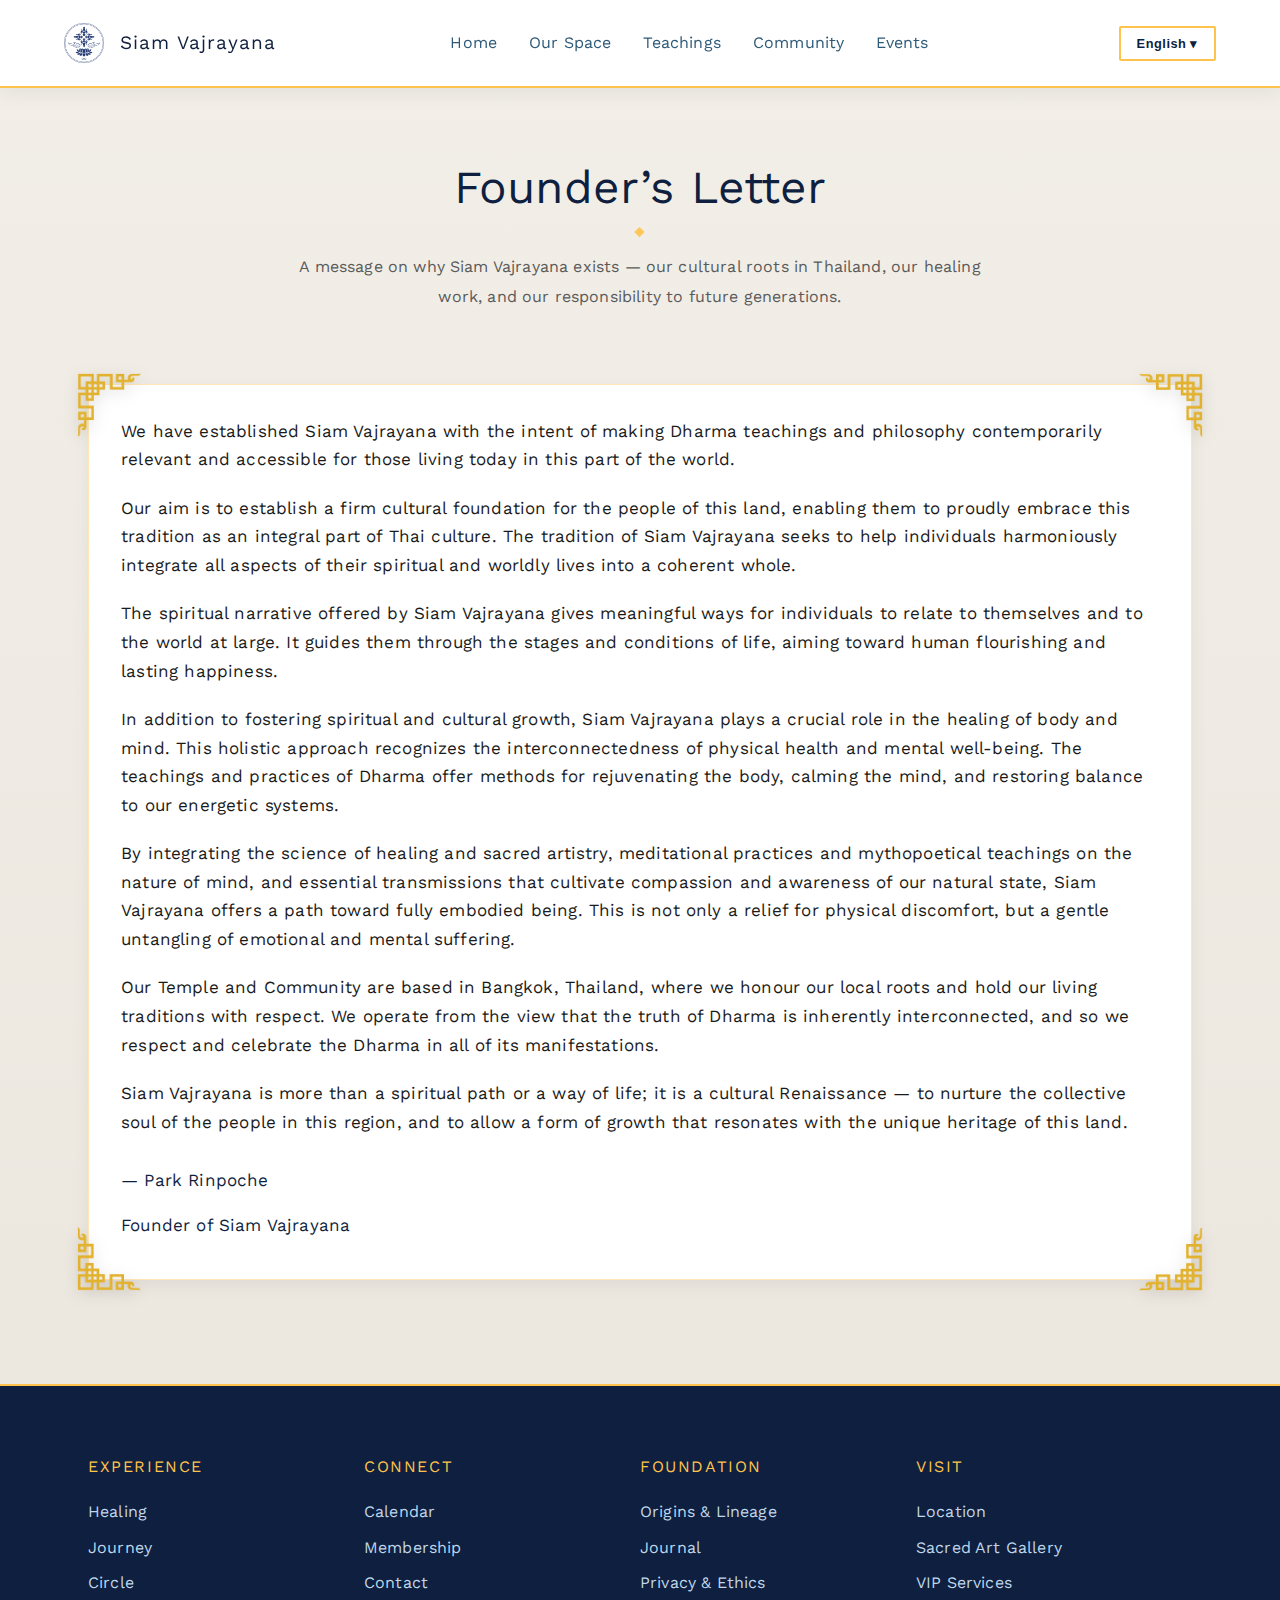
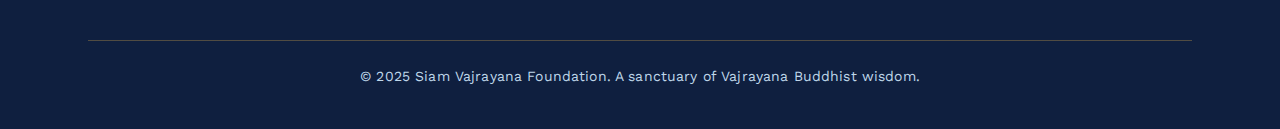
<file: sv-demo-FoundersLetter-20251030.html>
<!DOCTYPE html>
<html lang="en">

<head>
  <meta charset="utf-8">
  <meta name="viewport" content="width=device-width, initial-scale=1">
  <title>Siam Vajrayana</title>

  <!-- SEO / Open Graph -->
  <meta name="description"
    content="Siam Vajrayana — a Thai-founded sanctuary for Vajrayana wisdom, sacred art, and contemplative journeys. Revival of Thailand's Mahayana/Vajrayana heritage for modern seekers.">
  <link rel="canonical" href="https://siamvajrayana.com/">
  <meta name="robots" content="index, follow">
  <meta name="theme-color" content="#FFC34B">
  <meta property="og:title" content="Siam Vajrayana">
  <meta property="og:description" content="Thai Vajrayana revival — wisdom, healing, sacred art, and community.">
  <meta property="og:type" content="website">
  <meta property="og:url" content="https://siamvajrayana.com/">
  <meta property="og:image" content="https://siamvajrayana.com/og.jpg">
  <meta property="og:image:width" content="1200">
  <meta property="og:image:height" content="630">
  <meta name="twitter:card" content="summary_large_image">

  <!-- Favicons -->
  <link rel="icon" href="img/core/logo-c300.ico" sizes="any">
  <link rel="apple-touch-icon" href="img/core/logo-c180.png">

  <!-- Schema.org -->
  <script type="application/ld+json">
  {
    "@context": "https://schema.org",
    "@type": "Organization",
    "name": "Siam Vajrayana Foundation",
    "alternateName": "สยามวัชรยาน",
    "url": "https://siamvajrayana.com",
    "logo": "https://siamvajrayana.com/logo.png",
    "description": "A Thai-founded sanctuary for Vajrayana wisdom, sacred art, and contemplative journeys. Revival of Thailand's Mahayana/Vajrayana heritage for modern seekers.",
    "address": {
      "@type": "PostalAddress",
      "addressCountry": "TH"
    },
    "contactPoint": {
      "@type": "ContactPoint",
      "contactType": "Customer Service",
      "availableLanguage": ["English", "Thai"]
    },
    "sameAs": []
  }
  </script>

  <style>
    /* ===========================================
       FONTS
    =========================================== */
    @font-face {
      font-family: 'JS Chanok';
      src: url('font/JS-Chanok-Normal.woff2') format('woff2');
      font-weight: 400;
      font-style: normal;
      font-display: swap;
    }

    @font-face {
      font-family: 'Work Sans';
      src: url('font/WorkSans.woff2') format('woff2-variations');
      font-weight: 300 700;
      font-style: normal;
      font-display: swap;
    }

    @font-face {
      font-family: 'Cormorant Garamond';
      src: url('font/CormorantGaramond.woff2') format('woff2-variations');
      font-weight: 300 700;
      font-style: normal;
      font-display: swap;
    }

    @font-face {
      font-family: 'Libre Baskerville';
      src: url('font/LibreBaskerville-Regular.woff2') format('woff2');
      font-weight: 400;
      font-style: normal;
      font-display: swap;
    }

    @font-face {
      font-family: 'Libre Baskerville';
      src: url('font/LibreBaskerville-Bold.woff2') format('woff2');
      font-weight: 700;
      font-style: normal;
      font-display: swap;
    }

    @font-face {
      font-family: 'Libre Baskerville';
      src: url('font/LibreBaskerville-Italic.woff2') format('woff2');
      font-weight: 400;
      font-style: italic;
      font-display: swap;
    }

    @font-face {
      font-family: 'Montserrat';
      src: url('font/Montserrat.woff2') format('woff2-variations');
      font-weight: 300 700;
      font-style: normal;
      font-display: swap;
    }

    @font-face {
      font-family: 'Prompt';
      src: url("font/Prompt/Prompt-Thin.woff2") format("woff2");
      font-weight: 100;
      font-style: normal;
      font-display: swap;
    }

    @font-face {
      font-family: 'Prompt';
      src: url("font/Prompt/Prompt-ExtraLight.woff2") format("woff2");
      font-weight: 200;
      font-style: normal;
      font-display: swap;
    }

    @font-face {
      font-family: 'Prompt';
      src: url("font/Prompt/Prompt-Light.woff2") format("woff2");
      font-weight: 300;
      font-style: normal;
      font-display: swap;
    }

    @font-face {
      font-family: 'Prompt';
      src: url("font/Prompt/Prompt-Regular.woff2") format("woff2");
      font-weight: 400;
      font-style: normal;
      font-display: swap;
    }

    @font-face {
      font-family: 'Prompt';
      src: url("font/Prompt/Prompt-Italic.woff2") format("woff2");
      font-weight: 400;
      font-style: italic;
      font-display: swap;
    }

    @font-face {
      font-family: 'Prompt';
      src: url("font/Prompt/Prompt-Medium.woff2") format("woff2");
      font-weight: 500;
      font-style: normal;
      font-display: swap;
    }

    @font-face {
      font-family: 'Prompt';
      src: url("font/Prompt/Prompt-SemiBold.woff2") format("woff2");
      font-weight: 600;
      font-style: normal;
      font-display: swap;
    }

    @font-face {
      font-family: 'Prompt';
      src: url("font/Prompt/Prompt-Bold.woff2") format("woff2");
      font-weight: 700;
      font-style: normal;
      font-display: swap;
    }

    @font-face {
      font-family: 'Prompt';
      src: url("font/Prompt/Prompt-ExtraBold.woff2") format("woff2");
      font-weight: 800;
      font-style: normal;
      font-display: swap;
    }

    @font-face {
      font-family: 'Prompt';
      src: url("font/Prompt/Prompt-Black.woff2") format("woff2");
      font-weight: 900;
      font-style: normal;
      font-display: swap;
    }

    /* ===========================================
       CSS VARIABLES
    =========================================== */
    :root {
      /* Colors */
      --sv-blue-900: #0F1F3F;
      --sv-blue-800: #132B53;
      --sv-blue-700: #2E5A78;
      --sv-blue-500: #3E6B8A;
      --sv-blue-300: #A0C6E1;
      --gold: #FFC34B;
      --gold-600: #E9B23E;
      --gold-300: #FFE09C;
      --white: #FFFFFF;
      --ivory: #ECE7DF;
      --text: #1A1A1A;
      --text-2: #5A5A5A;

      /* Shadows */
      --shadow-gold: 0 8px 28px rgba(168, 137, 74, .25);
      --shadow-card: 0 6px 18px rgba(10, 18, 40, .06);

      /* Typography */
      --font-content-latin: 'Work Sans', system-ui, -apple-system, 'Segoe UI', Roboto, Arial, sans-serif;
      --font-content-thai: 'Prompt', system-ui, -apple-system, "Segoe UI", Roboto, Arial, sans-serif;
      --font-logo-latin: 'Work Sans', system-ui, -apple-system, 'Segoe UI', Roboto, Arial, sans-serif;
      --font-logo-thai: 'JS Chanok', system-ui, sans-serif;
      --font-header-thai: 'JS Chanok', system-ui, sans-serif;

      /* Font Size Scaling - ENGLISH (Default = 1) */
      --scale-logo-title: 0.8;
      --scale-nav-menu: 1;
      --scale-lang-selector: 0.8;
      --scale-hero-title: 1;
      --scale-hero-subtitle: 1;
      --scale-section-title: 1;
      --scale-section-text: 1;
      --scale-card-title: 1;
      --scale-feature-card__eyebrow: 1;
      --scale-card-text: 1;
      --scale-feature-card__cta: 1;
      --scale-button: 1;
      --scale-quote: 1;
      --scale-caption-badge: 1;
      --scale-footer-title: 1;
      --scale-footer-links: 1;
      --scale-footer-bottom: 1;

      /* Spacing */
      --space-xs: .5rem;
      --space-sm: 1rem;
      --space-md: 1.5rem;
      --space-lg: 2.5rem;
      --space-xl: 4rem;
      --space-2xl: 6rem;

      /* Animations */
      --ease-ceremonial: cubic-bezier(0.16, 1, 0.3, 1);
      --ease: cubic-bezier(.25, .8, .3, 1);
      --duration-fast: 200ms;
      --duration-med: 350ms;
      --speed: 320ms;
      --menu-speed: 550ms;
      --transition-base: var(--speed) var(--ease);
      --transition-ceremonial: var(--duration-med) var(--ease-ceremonial);

      /* Layout */
      --header-offset: 96px;
      --header-height: 88px;

      /* Menu transitions */
      --menu-panel-transitions:
        max-height var(--menu-speed) var(--ease-ceremonial),
        padding var(--menu-speed) var(--ease-ceremonial),
        transform var(--menu-speed) var(--ease-ceremonial),
        opacity var(--menu-speed) var(--ease-ceremonial),
        visibility 0s linear var(--menu-speed);
    }

    /* Font Size Scaling - THAI */
    :root:lang(th) {
      --scale-logo-title: 1.5;
      --scale-nav-menu: 1.2;
      --scale-lang-selector: 0.8;
      --scale-hero-title: 1.1;
      --scale-hero-subtitle: 1.2;
      --scale-section-title: 1.1;
      --scale-section-text: 1.2;
      --scale-card-title: 1.1;
      --scale-feature-card__eyebrow: 1.5;
      --scale-card-text: 1.2;
      --scale-feature-card__cta: 1.5;
      --scale-button: 1.1;
      --scale-quote: 1.5;
      --scale-caption-badge: 1.5;
      --scale-footer-title: 1.2;
      --scale-footer-links: 1.2;
      --scale-footer-bottom: 1;
    }

    /* ===========================================
       RESET & BASE
    =========================================== */
    * {
      margin: 0;
      padding: 0;
      box-sizing: border-box;
    }

    html {
      scroll-behavior: smooth;
    }

    body {
      min-height: 100%;
      font-family: var(--font-content-latin);
      font-weight: 300;
      background: var(--white);
      color: var(--text);
      line-height: 1.65;
      -webkit-font-smoothing: antialiased;
      -moz-osx-font-smoothing: grayscale;
      text-rendering: optimizeLegibility;
    }

    :lang(th) body {
      font-family: var(--font-content-thai);
    }

    a {
      color: inherit;
      text-decoration: none;
    }

    :target {
      scroll-margin-top: var(--header-offset);
    }

    /* ===========================================
       ACCESSIBILITY
    =========================================== */
    .skip-link {
      position: absolute;
      left: -9999px;
      top: auto;
      width: 1px;
      height: 1px;
      overflow: hidden;
    }

    .skip-link:focus {
      left: var(--space-md);
      top: var(--space-md);
      width: auto;
      height: auto;
      padding: .5rem 1rem;
      background: #000;
      color: #fff;
      z-index: 2000;
    }

    /* ===========================================
       TYPOGRAPHY
    =========================================== */
    h1,
    h2,
    h3 {
      font-family: var(--font-content-latin);
      font-weight: 700;
      line-height: 1.2;
    }

    :lang(th) h1,
    :lang(th) h2 {
      font-family: var(--font-header-thai);
      letter-spacing: 0;
      font-weight: 300;
      text-transform: none;
    }

    :lang(th) h3 {
      font-family: var(--font-content-thai);
      letter-spacing: 0;
      text-transform: none;
    }

    h1 {
      font-size: calc(clamp(2.6rem, 4vw + 1rem, 4.8rem) * var(--scale-hero-title));
      letter-spacing: -.01em;
    }

    h2 {
      font-size: calc(clamp(2.1rem, 3vw + .5rem, 3.6rem) * var(--scale-section-title));
      letter-spacing: .005em;
    }

    h3 {
      font-size: calc(clamp(1.25rem, 1.8vw, 1.6rem) * var(--scale-card-title));
      letter-spacing: .06em;
      text-transform: uppercase;
      color: #111;
    }

    :lang(th) h3 {
      text-transform: none;
      letter-spacing: 0;
    }

    p,
    li,
    .section,
    .footer__link,
    .header__nav-link {
      letter-spacing: .01em;
      font-weight: 300;
    }

    :lang(th) p,
    :lang(th) li {
      letter-spacing: 0;
      line-height: 1.9;
    }

    /* ===========================================
       LAYOUT
    =========================================== */
    .container {
      width: 90%;
      max-width: 1400px;
      margin: 0 auto;
      padding: 0 var(--space-md);
    }

    section {
      position: relative;
      overflow: hidden;
    }

    .section {
      padding: 72px 80px;
    }

    .section--light {
      background: var(--ivory);
      color: #5d5d5d;
    }

    .section--dark {
      background:
        radial-gradient(1200px 600px at 50% -10%, rgba(255, 195, 75, .14), transparent 60%),
        linear-gradient(180deg, #1A2437 0%, #111927 100%);
      color: #e9edf6;
    }

    /* ===========================================
       HEADER
    =========================================== */
    .header {
      position: fixed;
      inset: 0 0 auto 0;
      z-index: 1000;
      background: var(--white);
      border-bottom: 2px solid var(--gold);
      box-shadow: var(--shadow-card);
      height: var(--header-height);
    }

    .header__inner {
      display: flex;
      justify-content: space-between;
      align-items: center;
      height: 100%;
      max-width: 1400px;
      margin: 0 auto;
      width: 90%;
    }

    .header__logo {
      display: inline-flex;
      align-items: center;
      gap: 1rem;
      color: var(--sv-blue-900);
      font-family: var(--font-logo-latin);
      font-size: calc(1.5rem * var(--scale-logo-title));
      font-weight: 700;
      letter-spacing: .06em;
      line-height: 1;
    }

    :lang(th) .header__logo {
      font-family: var(--font-logo-thai);
      font-weight: 700;
    }

    .header__logo-icon {
      width: 40px;
      height: auto;
      flex-shrink: 0;
      display: block;
      object-fit: contain;
    }


    .header>nav {
      height: 100%;
    }

    .header.header--open {
      border-bottom-color: transparent;
      box-shadow: none;
    }

    /* ===========================================
       NAVIGATION
    =========================================== */
    .header__nav {
      display: flex;
      gap: 2rem;
      list-style: none;
      height: 100%;
    }

    .header__nav-item {
      display: flex;
      align-items: center;
      height: 100%;
    }

    .header__nav-link {
      color: var(--sv-blue-700);
      position: relative;
      padding: .35rem 0;
      font-size: calc(1rem * var(--scale-nav-menu));
      white-space: nowrap;
      line-height: 1;
    }

    .header__nav-link::after {
      content: '';
      position: absolute;
      left: 50%;
      bottom: -4px;
      transform: translateX(-50%);
      width: 0;
      height: 2px;
      background: var(--gold);
      transition: width var(--transition-base);
    }

    @media (hover: hover) {
      .header__nav-link:hover {
        color: var(--sv-blue-900);
      }

      .header__nav-link:hover::after {
        width: 70%;
      }
    }

    /* ===========================================
       HAMBURGER MENU
    =========================================== */
    .header__menu-toggle {
      display: none;
      background: none;
      border: none;
      cursor: pointer;
      padding: .5rem;
      color: var(--sv-blue-900);
      flex-shrink: 0;
    }

    .header__menu-toggle svg {
      display: block;
      overflow: visible;
    }

    .header__menu-toggle .bar {
      stroke-linecap: round;
      vector-effect: non-scaling-stroke;
      transform-box: view-box;
      transform-origin: 12px 12px;
      transition:
        transform var(--transition-ceremonial),
        opacity var(--transition-ceremonial);
    }

    .header.header--open .header__menu-toggle .bar--top {
      opacity: 0;
    }

    .header.header--open .header__menu-toggle .bar--mid-1 {
      transform: translateY(4px) rotate(45deg);
    }

    .header.header--open .header__menu-toggle .bar--mid-2 {
      transform: rotate(-45deg);
    }

    .header.header--open .header__menu-toggle .bar--bot {
      opacity: 0;
    }

    /* ===========================================
       DESKTOP SUBMENU BAR
    =========================================== */
    .submenu {
      position: fixed;
      left: 0;
      right: 0;
      top: var(--header-height);
      height: 40px;
      z-index: 900;
      background: var(--sv-blue-900);
      border-bottom: 1px solid var(--gold);
      transform: translateY(-40px);
      opacity: 0;
      pointer-events: none;
      transition: transform var(--transition-ceremonial), opacity var(--transition-ceremonial);
    }

    .submenu::before {
      content: "";
      position: absolute;
      left: 0;
      right: 0;
      top: -8px;
      height: 12px;
    }

    .submenu__inner {
      height: 100%;
      display: grid;
      align-items: center;
      grid-template-columns: 1fr;
      width: 90%;
      max-width: 1400px;
      margin: 0 auto;
      position: relative;
    }

    .submenu__group {
      display: none;
      align-items: center;
      gap: 2.22rem;
      white-space: nowrap;
      position: absolute;
      left: var(--submenu-start, 0px);
      right: auto;
    }

    .submenu__link {
      color: var(--gold);
      font-weight: 600;
      font-size: .95rem;
      letter-spacing: .02em;
    }

    .submenu__link:hover {
      color: #fff;
      text-decoration: solid;
    }

    :lang(th) .submenu__link {
      font-weight: 300;
    }

    .header[data-sub-active] .header__nav-link {
      transition: color var(--transition-base);
    }

    .header[data-sub-active="ourspace"] .header__nav-item[data-sub="ourspace"] .header__nav-link,
    .header[data-sub-active="teachings"] .header__nav-item[data-sub="teachings"] .header__nav-link,
    .header[data-sub-active="community"] .header__nav-item[data-sub="community"] .header__nav-link,
    .header[data-sub-active="events"] .header__nav-item[data-sub="events"] .header__nav-link {
      color: var(--sv-blue-900);
    }

    .header[data-sub-active="ourspace"] .header__nav-item[data-sub="ourspace"] .header__nav-link::after,
    .header[data-sub-active="teachings"] .header__nav-item[data-sub="teachings"] .header__nav-link::after,
    .header[data-sub-active="community"] .header__nav-item[data-sub="community"] .header__nav-link::after,
    .header[data-sub-active="events"] .header__nav-item[data-sub="events"] .header__nav-link::after {
      width: 70%;
    }

    .header[data-sub-active]~.submenu,
    .submenu:hover {
      transform: translateY(0);
      opacity: 1;
      pointer-events: auto;
    }

    .header[data-sub-active="ourspace"]~.submenu .submenu__group[data-for="ourspace"],
    .header[data-sub-active="teachings"]~.submenu .submenu__group[data-for="teachings"],
    .header[data-sub-active="community"]~.submenu .submenu__group[data-for="community"],
    .header[data-sub-active="events"]~.submenu .submenu__group[data-for="events"] {
      display: inline-flex;
    }

    .subnav {
      display: none;
    }

    /* ===========================================
       LANGUAGE DROPDOWN
    =========================================== */
    .lang-dropdown {
      position: relative;
      margin-left: 1rem;
    }

    .lang-btn {
      background: #fff;
      border: 2px solid var(--gold);
      color: var(--sv-blue-900);
      padding: .5rem 1rem;
      font-size: calc(1rem * var(--scale-lang-selector));
      font-weight: 600;
      letter-spacing: .04em;
      cursor: pointer;
      border-radius: 2px;
      transition: box-shadow var(--transition-base), transform var(--transition-base);
      white-space: nowrap;
    }

    .lang-btn:focus-visible {
      outline: 2px solid var(--gold);
      outline-offset: 3px;
    }

    .lang-btn:hover {
      box-shadow: var(--shadow-gold);
      transform: translateY(-1px);
    }

    .lang-menu {
      position: absolute;
      top: calc(100% + 8px);
      left: 50%;
      transform: translateX(-50%) translateY(-8px);
      background: rgba(15, 31, 63, .96);
      border: 1px solid var(--gold);
      border-radius: 3px;
      min-width: max-content;
      padding: .35rem 0;
      display: flex;
      flex-direction: column;
      gap: .1rem;
      opacity: 0;
      visibility: hidden;
      pointer-events: none;
      transition: var(--transition-base);
      box-shadow: 0 12px 36px rgba(0, 0, 0, .28);
    }

    .lang-menu.open {
      opacity: 1;
      visibility: visible;
      pointer-events: auto;
      transform: translateX(-50%) translateY(0);
    }

    .lang-menu button {
      background: none;
      border: none;
      color: #fff;
      white-space: nowrap;
      text-align: left;
      cursor: pointer;
      padding: .55rem 1rem;
      font-size: calc(1rem * var(--scale-lang-selector));
      font-weight: 600;
      letter-spacing: .02em;
    }

    .lang-menu button:hover {
      color: var(--gold-300);
    }

    .mobile-lang {
      display: none;
    }

    #langDropdownDesktop {
      display: block;
    }

    /* ===========================================
       PARALLAX BACKGROUNDS
    =========================================== */
    .bgimg {
      position: relative;
      background-attachment: fixed;
      background-position: center;
      background-repeat: no-repeat;
      background-size: cover;
      isolation: isolate;
    }

    @supports (-webkit-overflow-scrolling: touch) {
      .bgimg {
        background-attachment: scroll;
      }
    }

    .bgimg-1 {
      background-image: url("img/core/sv-light.webp");
      min-height: 100vh;
    }

    .bgimg-2 {
      background-image: url("img/core/sv-inside.webp");
      min-height: 500px;
    }

    .bgimg-3 {
      background-image: url("img/core/sv-dark.webp");
      min-height: 500px;
    }

    .bgimg-4 {
      background-image: url("img/core/16-Arhats-and-Shakyamuni-Buddha.webp");
      min-height: 500px;
    }

    .caption {
      position: absolute;
      inset: 0;
      display: grid;
      place-items: center;
      z-index: 2;
      text-align: center;
      color: #fff;
      padding: var(--space-2xl) var(--space-md);
    }

    .caption-badge {
      display: inline-block;
      background: linear-gradient(180deg, rgba(10, 20, 40, .66), rgba(10, 20, 40, .66));
      color: #fff;
      padding: 16px 24px;
      border: 1px solid var(--gold);
      backdrop-filter: blur(4px);
      font-variant: all-small-caps;
      font-size: calc(1rem * var(--scale-caption-badge));
      letter-spacing: .18em;
      border-radius: 3px;
      box-shadow: 0 10px 30px rgba(0, 0, 0, .35);
    }

    :lang(th) .caption-badge {
      font-variant: normal;
      letter-spacing: .06em;
    }

    /* ===========================================
       HERO SECTION
    =========================================== */
    .hero {
      min-height: 100vh;
      display: flex;
      align-items: center;
      justify-content: center;
      position: relative;
      background: transparent;
      overflow: hidden;
    }

    .hero-content {
      z-index: 10;
      text-align: center;
      color: #fff;
      max-width: 900px;
      padding: var(--space-2xl) var(--space-md);
    }

    .hero h1 {
      margin-bottom: var(--space-md);
      opacity: 0;
      animation: fadeInUp 1s var(--ease) .3s forwards;
    }

    .hero .subline {
      margin-bottom: var(--space-lg);
      font-size: calc(1rem * var(--scale-hero-subtitle));
      opacity: 0;
      animation: fadeInUp 1s var(--ease) .6s forwards;
    }

    .hero-badge {
      margin-bottom: var(--space-xl);
      display: flex;
      justify-content: center;
      align-items: center;
      opacity: 0;
      animation: fadeInUp 1s var(--ease) .45s forwards;
    }

    .hero-badge__img {
      height: 300px;
      width: auto;
      object-fit: contain;
      filter: drop-shadow(0 8px 24px rgba(0, 0, 0, .45));
    }

    .action-row {
      display: flex;
      gap: var(--space-md);
      justify-content: center;
      flex-wrap: wrap;
      align-items: stretch;
      opacity: 0;
      animation: fadeInUp 1s var(--ease) .9s forwards;
    }

    @keyframes fadeInUp {
      from {
        opacity: 0;
        transform: translateY(12px);
      }

      to {
        opacity: 1;
        transform: translateY(0);
      }
    }

    /* ===========================================
       BUTTONS
    =========================================== */
    .btn {
      display: inline-block;
      padding: 1rem 2.5rem;
      text-decoration: none;
      font-weight: 600;
      border-radius: 2px;
      transition: all 300ms var(--ease);
      border: 2px solid transparent;
      font-size: calc(1rem * var(--scale-button));
      cursor: pointer;
      min-width: 300px;
      max-width: 100%;
      text-align: center;
      letter-spacing: .02em;
    }

    .btn-primary {
      background: #fff;
      color: var(--sv-blue-900);
      border-color: var(--gold);
    }

    .btn-primary:hover {
      background: var(--gold);
      color: #fff;
      border-color: var(--gold);
      transform: translateY(-2px);
      box-shadow: var(--shadow-gold);
    }

    .btn-secondary {
      background: transparent;
      color: #fff;
      border-color: #fff;
    }

    .btn-secondary:hover {
      background: #fff;
      color: var(--sv-blue-900);
    }

    /* ===========================================
       FEATURE SECTION
    =========================================== */
    .feature-section {
      padding: calc(var(--space-2xl) + 8px) 0;
      background: linear-gradient(180deg, #F2EFE8 0%, #ECE7DF 100%);
    }

    .section-header {
      text-align: center;
      margin-bottom: calc(var(--space-xl) + 8px);
      padding-top: .5rem;
    }

    .section-header h2 {
      color: var(--sv-blue-900);
      margin-bottom: .75rem;
    }

    .section-header h2::after {
      content: "◆";
      display: block;
      color: var(--gold);
      font-weight: 700;
      opacity: .9;
      margin: .6rem auto 0 auto;
      font-size: .95rem;
      line-height: 1;
    }

    .section-header p {
      color: var(--text-2);
      max-width: 720px;
      margin: 0 auto;
      font-size: calc(1rem * var(--scale-section-text));
      line-height: 1.85;
    }

    .feature-grid {
      display: grid;
      grid-template-columns: repeat(auto-fit, minmax(320px, 1fr));
      gap: var(--space-lg);
      margin-top: var(--space-xl);
    }

    .feature-card {
      background: #fff;
      border: 1px solid rgba(255, 195, 75, .6);
      padding: calc(var(--space-xl) - .25rem) var(--space-lg);
      position: relative;
      transition: transform 300ms var(--ease), box-shadow 300ms var(--ease), border-color 300ms var(--ease);
      text-decoration: none;
      color: inherit;
      display: block;
      border-radius: 3px;
      box-shadow: var(--shadow-card);
    }

    .feature-card::before {
      content: '';
      position: absolute;
      inset: 10px;
      border: 1px solid rgba(255, 195, 75, .35);
      border-radius: 2px;
      opacity: 1;
      pointer-events: none;
    }

    .feature-card:hover {
      transform: translateY(-6px);
      box-shadow: 0 20px 50px rgba(10, 18, 40, .18), 0 8px 26px rgba(168, 137, 74, .18);
      border-color: var(--gold);
    }

    .feature-card__icon {
      width: 56px;
      height: 56px;
      margin-bottom: var(--space-md);
      color: var(--gold);
      stroke-width: 2;
    }

    .feature-card h3 {
      color: var(--sv-blue-900);
      margin-bottom: .5rem;
    }

    .feature-card h3::after {
      content: "◆";
      display: block;
      color: var(--gold);
      opacity: .9;
      margin: .45rem 0 0 0;
      font-size: .8rem;
      line-height: 1;
    }

    .feature-card__eyebrow {
      color: #7a6a3a;
      font-weight: 600;
      letter-spacing: .08em;
      font-size: calc(.85rem * var(--scale-feature-card__eyebrow));
      margin-bottom: .75rem;
    }

    .feature-card p {
      color: var(--text-2);
      line-height: 1.85;
      font-size: calc(1rem * var(--scale-card-text));
      margin-top: .5rem;
      margin-bottom: var(--space-md);
    }

    .feature-card__cta {
      color: var(--sv-blue-700);
      font-weight: 600;
      font-size: calc(.95rem * var(--scale-feature-card__cta));
      display: inline-flex;
      align-items: center;
      gap: .5rem;
    }

    .feature-card__cta::after {
      content: '→';
      transition: transform .25s var(--ease);
    }

    .feature-card:hover .feature-card__cta {
      color: var(--gold-600);
    }

    .feature-card:hover .feature-card__cta::after {
      transform: translateX(6px);
    }

    /* ===========================================
       QUOTE SECTIONS
    =========================================== */
    .highlight-quote {
      max-width: 980px;
      margin: 0 auto;
      text-align: center;
      padding: 64px 24px 72px;
      position: relative;
    }

    .highlight-quote::before {
      content: "◆";
      position: absolute;
      top: 18px;
      left: 50%;
      transform: translateX(-50%);
      color: var(--gold);
      font-size: .95rem;
      opacity: .95;
    }

    .highlight-quote p {
      font-size: calc(clamp(1.15rem, 1.2rem + .4vw, 1.6rem) * var(--scale-quote));
      line-height: 1.9;
      color: #EAEFF7;
      text-shadow: 0 1px 0 rgba(0, 0, 0, .25);
    }

    .page-intro {
      padding-top: calc(var(--header-height) + 4rem);
    }

    /* ===========================================
       DECORATIVE Section Divider
    =========================================== */
    .section-divider {
      height: 2px;
      opacity: .9;
      background: linear-gradient(90deg, transparent 0%, var(--gold) 15%, var(--gold) 85%, transparent 100%);
      margin: var(--space-xl) auto;
      max-width: 800px;
      position: relative;
      z-index: 99;
    }

    .section-divider::before,
    .section-divider::after {
      content: '◆';
      position: absolute;
      top: 50%;
      transform: translateY(-50%);
      color: var(--gold);
      font-size: .75rem;
      opacity: .9;
    }

    .section-divider::before {
      left: 10%;
    }

    .section-divider::after {
      right: 10%;
    }

    /* ===========================================
       FOOTER
    =========================================== */
    .footer {
      background: var(--sv-blue-900);
      color: #fff;
      padding: var(--space-xl) 0 var(--space-lg);
      border-top: 2px solid var(--gold);
    }

    .footer__grid {
      display: grid;
      grid-template-columns: repeat(auto-fit, minmax(250px, 1fr));
      gap: 0;
      margin-bottom: var(--space-lg);
    }

    .footer__title {
      color: var(--gold);
      margin-bottom: .65rem;
      font-size: calc(1rem * var(--scale-footer-title));
      font-weight: 700;
      letter-spacing: .1em;
      text-transform: uppercase;
      position: relative;
      padding-top: .25rem;
    }

    .footer__list {
      list-style: none;
      margin-top: .9rem;
    }

    .footer__link {
      color: #BFD7EA;
      text-decoration: none;
      font-size: calc(1rem * var(--scale-footer-links));
      line-height: 2.2;
      display: inline-block;
      transition: color .25s var(--ease), transform .25s var(--ease);
    }

    @media (hover: hover) {
      .footer__link:hover {
        color: #fff;
        transform: translateX(4px);
      }
    }

    .footer__bottom {
      border-top: 1px solid rgba(255, 195, 75, .28);
      padding-top: var(--space-md);
      text-align: center;
      color: #BFD7EA;
      font-size: calc(.9rem * var(--scale-footer-bottom));
    }

    /* ===========================================
       RESPONSIVE - MOBILE
    =========================================== */
    @media (max-width: 768px) {
      .header {
        height: var(--header-height);
        min-height: var(--header-height);
        position: fixed;
      }

      .header__menu-toggle {
        display: block;
      }

      .header__inner {
        padding: var(--space-sm) 0;
        display: flex;
        flex-wrap: wrap;
        align-items: center;
        column-gap: var(--space-sm);
        row-gap: 0 !important;
        height: var(--header-height);
      }

      .header.header--open .header__inner {
        row-gap: 0 !important;
      }

      .header__nav {
        order: 2;
        left: 0;
        right: 0;
        top: var(--header-height);
        z-index: 999;
        width: 100%;
        position: fixed;
        display: flex;
        flex-direction: column;
        gap: var(--space-md);
        background: #fff;
        padding: 0 var(--space-lg);
        max-height: 0;
        overflow: hidden;
        visibility: hidden;
        transform-origin: top;
        transform: scaleY(0);
        opacity: 0;
        transition: var(--menu-panel-transitions);
        border-bottom: 2px solid var(--gold);
        will-change: max-height, padding, transform, opacity;
        height: auto;
      }

      .header__nav-item {
        display: flex;
        flex-direction: column;
        align-items: stretch;
      }

      .header__nav::before {
        content: "";
        position: absolute;
        left: 5%;
        right: 5%;
        top: 0;
        height: 1px;
        background: rgba(168, 137, 74, .5);
        opacity: 0;
        transition: opacity var(--transition-ceremonial);
        pointer-events: none;
      }

      .header__nav-link {
        padding: .75rem 0;
      }

      .header__nav-item[data-has-sub="true"]>.header__nav-link {
        position: relative;
        display: flex;
        align-items: center;
        justify-content: flex-start;
        line-height: 1;
        padding: .9rem 0;
        padding-right: 22px;
      }

      .header__nav-item[data-has-sub="true"]>.header__nav-link::before {
        content: "";
        position: absolute;
        right: 0;
        top: 50%;
        width: 10px;
        height: 10px;
        border-right: 2px solid var(--gold);
        border-bottom: 2px solid var(--gold);
        transform: translateY(-50%) rotate(-45deg);
        transform-origin: 50% 50%;
        transition: transform var(--transition-ceremonial);
        pointer-events: none;
      }

      .header__nav-item.header__nav-item--open>.header__nav-link::before {
        transform: translateY(-50%) rotate(135deg);
      }

      .header__nav-link::after,
      .header[data-sub-active] .header__nav-link::after {
        content: none !important;
        width: 0 !important;
        height: 0 !important;
        position: static !important;
        transform: none !important;
      }

      .header.header--open .header__nav {
        max-height: 80vh;
        padding-top: var(--space-md);
        padding-bottom: var(--space-md);
        visibility: visible;
        transform: scaleY(1);
        opacity: 1;
        overflow: visible;
        transition:
          max-height var(--menu-speed) var(--ease-ceremonial),
          padding var(--menu-speed) var(--ease-ceremonial),
          transform var(--menu-speed) var(--ease-ceremonial),
          opacity var(--menu-speed) var(--ease-ceremonial),
          visibility 0s linear;
      }

      .header.header--open .header__nav::before {
        opacity: 1;
      }

      .subnav {
        list-style: none;
        padding-left: 1rem;
        max-height: 0;
        margin: 0;
        overflow: hidden;
        opacity: 0;
        transition:
          max-height 400ms var(--ease-ceremonial),
          opacity 300ms var(--ease-ceremonial),
          margin 300ms var(--ease-ceremonial);
        display: block;
      }

      .header__nav-item:not([data-has-sub="true"])>.subnav {
        display: none;
      }

      .header__nav-item.header__nav-item--open>.subnav {
        max-height: 500px;
        opacity: 1;
        margin: .15rem 0 .25rem;
      }

      .hero-badge__img {
        height: 200px;
      }

      .subnav li a {
        display: block;
        padding: .45rem 0;
        font-size: .98rem;
        color: var(--gold-600);
      }

      .subnav li a:hover {
        color: #0F1F3F;
      }

      .subnav:not(:has(li)) {
        display: none !important;
      }

      .subnav:has(li) {
        display: block;
      }

      .submenu {
        display: none;
      }

      .mobile-lang {
        display: block;
        margin-top: 10px;
        padding-top: 10px;
        border-top: 1px solid rgba(168, 137, 74, .3);
        width: 100%;
      }

      #langDropdownDesktop {
        display: none !important;
      }

      .mobile-lang .lang-dropdown {
        margin-left: 0;
        position: relative;
        z-index: 1;
      }

      .mobile-lang .lang-btn {
        width: 100%;
        background: #fff;
        color: var(--sv-blue-900);
      }

      .mobile-lang .lang-menu {
        position: absolute;
        left: 0;
        top: calc(100% + 8px);
        transform: translateY(-50%);
        min-width: 100%;
        max-height: 50vh;
        overflow: auto;
        margin-top: 0;
        box-shadow: 0 12px 36px rgba(0, 0, 0, .28);
        z-index: 1000;
      }

      .mobile-lang .lang-menu.open {
        opacity: 1;
        visibility: visible;
        pointer-events: auto;
        transform: none;
      }

      .footer {
        padding: var(--space-lg) 0;
      }

      .footer__grid {
        grid-template-columns: 1fr;
        gap: var(--space-sm);
        margin-bottom: var(--space-md);
      }

      .footer__section {
        border-bottom: 1px solid rgba(255, 255, 255, .08);
        padding-block: .25rem;
      }

      .footer__title {
        margin: 0;
        padding: .875rem .25rem;
        font-size: calc(.95rem * var(--scale-footer-title));
        letter-spacing: .07em;
        display: flex;
        align-items: center;
        justify-content: space-between;
        cursor: pointer;
        user-select: none;
      }

      .footer__title::after {
        content: "";
        width: 10px;
        height: 10px;
        border-right: 2px solid var(--gold);
        border-bottom: 2px solid var(--gold);
        transform: rotate(-45deg);
        transition: transform var(--transition-ceremonial);
        margin-left: .5rem;
      }

      .footer__list {
        max-height: 0;
        overflow: hidden;
        opacity: 0;
        transition: max-height 400ms var(--ease-ceremonial), opacity 300ms var(--ease-ceremonial);
        padding: 0 .25rem;
      }

      .footer__section--open .footer__title::after {
        transform: rotate(135deg);
      }

      .footer__section--open .footer__list {
        max-height: 320px;
        opacity: 1;
        padding-bottom: .5rem;
      }

      .footer__link {
        line-height: 2;
      }

      .footer__bottom {
        border-top: none;
      }

      .action-row .btn {
        width: 100%;
      }

      .section {
        padding: 56px 22px;
      }

      .feature-grid {
        grid-template-columns: 1fr;
      }

      .site-overlay {
        position: fixed;
        left: 0;
        right: 0;
        bottom: 0;
        top: var(--header-height);
        background: rgba(0, 0, 0, 0.555);
        backdrop-filter: blur(1px);
        opacity: 0;
        visibility: hidden;
        pointer-events: none;
        transition:
          opacity var(--menu-speed) var(--ease-ceremonial),
          visibility 0s linear var(--menu-speed);
        z-index: 900;
      }

      .header.header--open~.site-overlay {
        opacity: 1;
        visibility: visible;
        pointer-events: auto;
        transition:
          opacity var(--menu-speed) var(--ease-ceremonial),
          visibility 0s linear;
      }
    }

    /*
    ---- FOUNDER'S LETTER
    */
    .founder-letter {
      max-width: 1200px;
      margin-left: auto;
      margin-right: auto;
    }

    #founder-letter {
      overflow: visible;
    }

    /* The letter “card” */
    .letter-body {
      position: relative;
      background: #fff;
      border: 1px solid rgba(255, 195, 75, .4);
      box-shadow: var(--shadow-card);
      border-radius: 3px;
      padding: 2rem 2rem 2.5rem;
      color: var(--text);
      line-height: 1.7;
      font-size: 1.05rem;
      font-weight: 300;
      letter-spacing: .01em;
    }

    :lang(th) .letter-body {
      font-family: var(--font-content-thai);
      line-height: 1.9;
      letter-spacing: 0;
      font-size: 1.05rem;
      font-weight: 300;
    }

    .letter-body p+p {
      margin-top: 1.25rem;
    }

    /* Signature block */
    .letter-signoff {
      margin-top: 2rem;
      font-weight: 500;
      color: var(--sv-blue-900);
      line-height: 1.5;
      text-align: left;
    }

    :lang(th) .letter-signoff {
      font-family: var(--font-content-thai);
      font-weight: 400;
      letter-spacing: 0;
    }

    /* Decorative corner frames */
    .letter-frame {
      position: absolute;
      width: 64px;
      height: 64px;
      object-fit: contain;
      pointer-events: none;
      user-select: none;
      /* subtle glow so gold corners read on white */
      filter: drop-shadow(0 4px 8px rgba(0, 0, 0, .15));
    }

    .letter-frame--tl {
      top: 0;
      left: 0;
      transform: translate(-12px, -12px);
    }

    .letter-frame--tr {
      top: 0;
      right: 0;
      transform: translate(12px, -12px);
    }

    .letter-frame--bl {
      bottom: 0;
      left: 0;
      transform: translate(-12px, 12px);
    }

    .letter-frame--br {
      bottom: 0;
      right: 0;
      transform: translate(12px, 12px);
    }

    /* On smaller screens the corners can crowd the text,
   so scale them down and tuck them in a bit */
    @media (max-width: 480px) {
      .letter-frame {
        width: 44px;
        height: 44px;
        filter: drop-shadow(0 2px 5px rgba(0, 0, 0, .2));
      }

      .letter-frame--tl {
        transform: translate(-8px, -8px);
      }

      .letter-frame--tr {
        transform: translate(8px, -8px);
      }

      .letter-frame--bl {
        transform: translate(-8px, 8px);
      }

      .letter-frame--br {
        transform: translate(8px, 8px);
      }
    }

    @media (max-width: 768px) {
      .page-intro {
        /* Give more breathing room below the fixed header/nav cluster */
        padding-top: calc(var(--header-height) + 4rem);
      }
    }
  </style>
</head>

<body>
  <!-- Skip Link -->
  <a href="#main" class="skip-link">Skip to content</a>

  <!-- ===========================================
       HEADER
  =========================================== -->
  <header class="header" aria-label="Primary site header">
    <nav aria-label="Primary navigation">
      <div class="header__inner">
        <!-- Logo -->
        <a href="#" class="header__logo" aria-label="Siam Vajrayana home">
          <img src="img/core/logo-c300.webp" alt="" class="header__logo-icon" width="24" height="24" decoding="async"
            fetchpriority="high" />
          <span data-i18n-en="Siam Vajrayana" data-i18n-th="สยามวัชรยาน">Siam Vajrayana</span>
        </a>

        <!-- Navigation Menu -->
        <ul class="header__nav" id="primary-nav">
          <li class="header__nav-item" data-sub="home">
            <a class="header__nav-link" href="#home" data-i18n-en="Home" data-i18n-th="หน้าแรก">Home</a>
            <ul class="subnav" aria-label="Home submenu (mobile)"></ul>
          </li>

          <li class="header__nav-item" data-sub="ourspace">
            <a class="header__nav-link" href="#ourspace" data-i18n-en="Our Space" data-i18n-th="พื้นที่ของเรา">Our
              Space</a>
            <ul class="subnav" aria-label="Our Space submenu (mobile)">
              <li><a href="#ourspace-a" data-i18n-en="Item 1.1" data-i18n-th="รายการ 1.1">Submenu 1.1</a></li>
              <li><a href="#ourspace-b" data-i18n-en="Item 1.2" data-i18n-th="รายการ 1.2">Submenu 1.2</a></li>
              <li><a href="#ourspace-c" data-i18n-en="Item 1.3" data-i18n-th="รายการ 1.3">Submenu 1.3</a></li>
            </ul>
          </li>

          <li class="header__nav-item" data-sub="teachings">
            <a class="header__nav-link" href="#teachings" data-i18n-en="Teachings" data-i18n-th="คำสอน">Art</a>
            <ul class="subnav" aria-label="Teachings submenu (mobile)">
              <li><a href="#teachings-a" data-i18n-en="Item 2.1" data-i18n-th="รายการ 2.1">Submenu 2.1</a></li>
              <li><a href="#teachings-b" data-i18n-en="Item 2.2" data-i18n-th="รายการ 2.2">Submenu 2.2</a></li>
              <li><a href="#teachings-c" data-i18n-en="Item 2.3" data-i18n-th="รายการ 2.3">Submenu 2.3</a></li>
            </ul>
          </li>

          <li class="header__nav-item" data-sub="community">
            <a class="header__nav-link" href="#community" data-i18n-en="Community" data-i18n-th="ชุมชน">Community</a>
            <ul class="subnav" aria-label="Community submenu (mobile)">
              <li><a href="#community-a" data-i18n-en="Item 3.1" data-i18n-th="รายการ 3.1">Submenu 3.1</a></li>
              <li><a href="#community-b" data-i18n-en="Item 3.2" data-i18n-th="รายการ 3.2">Submenu 3.2</a></li>
              <li><a href="#community-c" data-i18n-en="Item 3.3" data-i18n-th="รายการ 3.3">Submenu 3.3</a></li>
            </ul>
          </li>

          <li class="header__nav-item" data-sub="events">
            <a class="header__nav-link" href="#events" data-i18n-en="Events" data-i18n-th="กิจกรรม">Journal</a>
            <ul class="subnav" aria-label="Events submenu (mobile)">
              <li><a href="#events-a" data-i18n-en="Item 4.1" data-i18n-th="รายการ 4.1">Submenu 4.1</a></li>
              <li><a href="#events-b" data-i18n-en="Item 4.2" data-i18n-th="รายการ 4.2">Submenu 4.2</a></li>
              <li><a href="#events-c" data-i18n-en="Item 4.3" data-i18n-th="รายการ 4.3">Submenu 4.3</a></li>
            </ul>
          </li>

          <!-- Mobile Language Dropdown -->
          <li class="header__nav-item mobile-lang" aria-hidden="true">
            <div class="lang-dropdown">
              <button class="lang-btn" id="langToggleMobile">EN ▾</button>
              <div class="lang-menu" id="langMenuMobile">
                <button data-lang="en">English</button>
                <button data-lang="th">ไทย</button>
              </div>
            </div>
          </li>
        </ul>

        <!-- Desktop Language Dropdown -->
        <div class="lang-dropdown" id="langDropdownDesktop" aria-hidden="false">
          <button class="lang-btn" id="langToggle">EN ▾</button>
          <div class="lang-menu" id="langMenu">
            <button data-lang="en">English</button>
            <button data-lang="th">ไทย</button>
          </div>
        </div>

        <!-- Hamburger Button -->
        <button class="header__menu-toggle" aria-label="Open menu" aria-controls="primary-nav" aria-expanded="false">
          <svg width="28" height="28" viewBox="0 0 24 24" fill="none" stroke="currentColor" stroke-width="2"
            aria-hidden="true">
            <line class="bar bar--top" x1="-2" y1="5" x2="21" y2="5"></line>
            <line class="bar bar--mid-1" x1="-2" y1="12" x2="21" y2="12"></line>
            <line class="bar bar--mid-2" x1="-2" y1="12" x2="21" y2="12"></line>
            <line class="bar bar--bot" x1="-2" y1="19" x2="21" y2="19"></line>
          </svg>
        </button>
      </div>
    </nav>
  </header>

  <!-- ===========================================
       DESKTOP HOVER SUBMENU BAR
  =========================================== -->
  <div class="submenu" role="navigation" aria-label="Secondary navigation (hover)">
    <div class="submenu__inner">
      <div class="submenu__group" data-for="ourspace">
        <a class="submenu__link" href="#healing" data-i18n-en="Item 1.1" data-i18n-th="รายการ 1.1">Submenu 1.1</a>
        <a class="submenu__link" href="#journey" data-i18n-en="Item 1.2" data-i18n-th="รายการ 1.2">Submenu 1.2</a>
        <a class="submenu__link" href="#circle" data-i18n-en="Item 1.3" data-i18n-th="รายการ 1.3">Submenu 1.3</a>
      </div>

      <div class="submenu__group" data-for="teachings">
        <a class="submenu__link" href="#art-a" data-i18n-en="Item 2.1" data-i18n-th="รายการ 2.1">Submenu 2.1</a>
        <a class="submenu__link" href="#art-b" data-i18n-en="Item 2.2" data-i18n-th="รายการ 2.2">Submenu 2.2</a>
        <a class="submenu__link" href="#art-c" data-i18n-en="Item 2.3" data-i18n-th="รายการ 2.3">Submenu 2.3</a>
      </div>

      <div class="submenu__group" data-for="community">
        <a class="submenu__link" href="#member-a" data-i18n-en="Item 3.1" data-i18n-th="รายการ 3.1">Submenu 3.1</a>
        <a class="submenu__link" href="#member-b" data-i18n-en="Item 3.2" data-i18n-th="รายการ 3.2">Submenu 3.2</a>
        <a class="submenu__link" href="#member-c" data-i18n-en="Item 3.3" data-i18n-th="รายการ 3.3">Submenu 3.3</a>
      </div>

      <div class="submenu__group" data-for="events">
        <a class="submenu__link" href="#journal-a" data-i18n-en="Item 4.1" data-i18n-th="รายการ 4.1">Submenu 4.1</a>
        <a class="submenu__link" href="#journal-b" data-i18n-en="Item 4.2" data-i18n-th="รายการ 4.2">Submenu 4.2</a>
        <a class="submenu__link" href="#journal-c" data-i18n-en="Item 4.3" data-i18n-th="รายการ 4.3">Submenu 4.3</a>
      </div>
    </div>
  </div>

  <!-- Page Overlay (Mobile) -->
  <div class="site-overlay" aria-hidden="true" tabindex="-1"></div>

  <!-- ===========================================
       MAIN CONTENT
  =========================================== -->
  <main id="main">


    <!-- ===========================================
         feature SECTION
    =========================================== -->
    <section class="section section--light feature-section page-intro" id="founder-letter">
      <div class="container founder-letter">
        <!-- Section Header -->
        <div class="section-header">
          <h2 data-i18n-en="Founder’s Letter" data-i18n-th="จดหมายจากผู้ก่อตั้ง">
            Founder’s Letter
          </h2>

          <p data-i18n-en="A message on why Siam Vajrayana exists — our cultural roots in Thailand, our healing work, and our responsibility to future generations."
            data-i18n-th="สารจากหัวใจถึงเหตุผลในการก่อตั้งสยามวัชรยาน — รากทางวัฒนธรรมในแผ่นดินไทย งานด้านการเยียวยากายใจ และความรับผิดชอบต่อคนรุ่นหลัง">
            A message on why Siam Vajrayana exists — our cultural roots in Thailand, our healing work, and our
            responsibility to future generations.
          </p>
        </div>

        <!-- Letter Body Card -->
        <article class="letter-body">
          <!-- Decorative frame corners -->
          <img src="img/core/border-tl.webp" alt="" class="letter-frame letter-frame--tl" width="64" height="64"
            decoding="async">
          <img src="img/core/border-tr.webp" alt="" class="letter-frame letter-frame--tr" width="64" height="64"
            decoding="async">
          <img src="img/core/border-bl.webp" alt="" class="letter-frame letter-frame--bl" width="64" height="64"
            decoding="async">
          <img src="img/core/border-br.webp" alt="" class="letter-frame letter-frame--br" width="64" height="64"
            decoding="async">

          <p data-i18n-en="We have established Siam Vajrayana with the intent of making Dharma teachings and philosophy contemporarily relevant and accessible for those living today in this part of the world."
            data-i18n-th="เราได้ก่อตั้งสยามวัชรยานขึ้นด้วยเจตนาที่จะทำให้หลักธรรมและปรัชญาเข้าถึงได้จริงและมีความหมายต่อผู้คนร่วมสมัยที่มีชีวิตอยู่ ณ แผ่นดินนี้">
            We have established Siam Vajrayana with the intent of making Dharma teachings and philosophy contemporarily
            relevant and accessible for those living today in this part of the world.
          </p>

          <p data-i18n-en="Our aim is to establish a firm cultural foundation for the people of this land, enabling them to proudly embrace this tradition as an integral part of Thai culture. The tradition of Siam Vajrayana seeks to help individuals harmoniously integrate all aspects of their spiritual and worldly lives into a coherent whole."
            data-i18n-th="เป้าหมายของเราคือการวางรากฐานทางวัฒนธรรมที่มั่นคงให้แก่ผู้คนในแผ่นดินนี้ เพื่อให้พวกเขาสามารถโอบรับธรรมะสายนี้อย่างภาคภูมิใจ ในฐานะส่วนหนึ่งของวัฒนธรรมไทยอย่างแท้จริง แนวทางของสยามวัชรยานมุ่งช่วยให้แต่ละคนประสานทุกมิติของชีวิตทางจิตวิญญาณและชีวิตทางโลกให้เป็นหนึ่งเดียวอย่างกลมกลืน">
            Our aim is to establish a firm cultural foundation for the people of this land, enabling them to proudly
            embrace this tradition as an integral part of Thai culture. The tradition of Siam Vajrayana seeks to help
            individuals harmoniously integrate all aspects of their spiritual and worldly lives into a coherent whole.
          </p>

          <p data-i18n-en="The spiritual narrative offered by Siam Vajrayana gives meaningful ways for individuals to relate to themselves and to the world at large. It guides them through the stages and conditions of life, aiming toward human flourishing and lasting happiness."
            data-i18n-th="เรื่องเล่าทางจิตวิญญาณที่สยามวัชรยานมอบให้นั้น คือหนทางที่ช่วยให้แต่ละคนเข้าใจตนเองและความสัมพันธ์กับโลกกว้างอย่างลึกซึ้ง เป็นแนวทางที่ประคับประคองชีวิตผ่านแต่ละช่วง ผ่านความเปลี่ยนแปลง ผ่านความท้าทาย เพื่อการงอกงามของมนุษย์และความสุขอันยั่งยืน">
            The spiritual narrative offered by Siam Vajrayana gives meaningful ways for individuals to relate to
            themselves and to the world at large. It guides them through the stages and conditions of life, aiming
            toward human flourishing and lasting happiness.
          </p>

          <p data-i18n-en="In addition to fostering spiritual and cultural growth, Siam Vajrayana plays a crucial role in the healing of body and mind. This holistic approach recognizes the interconnectedness of physical health and mental well-being. The teachings and practices of Dharma offer methods for rejuvenating the body, calming the mind, and restoring balance to our energetic systems."
            data-i18n-th="นอกเหนือจากการบ่มเพาะด้านจิตวิญญาณและวัฒนธรรม สยามวัชรยานยังทำหน้าที่สำคัญด้านการเยียวยากายและใจ เรามองเห็นความเกี่ยวเนื่องระหว่างสุขภาวะทางกายและความสงบทางใจอย่างแยกไม่ออก ธรรมปฏิบัติและวิถีการภาวนาที่เราถ่ายทอดนั้น เป็นหนทางในการฟื้นคืนพลังของร่างกาย ทำให้ใจอ่อนโยนสงบลง และปรับสมดุลพลังชีวิตภายในของเรา">
            In addition to fostering spiritual and cultural growth, Siam Vajrayana plays a crucial role in the healing
            of body and mind. This holistic approach recognizes the interconnectedness of physical health and mental
            well-being. The teachings and practices of Dharma offer methods for rejuvenating the body, calming the mind,
            and restoring balance to our energetic systems.
          </p>

          <p data-i18n-en="By integrating the science of healing and sacred artistry, meditational practices and mythopoetical teachings on the nature of mind, and essential transmissions that cultivate compassion and awareness of our natural state, Siam Vajrayana offers a path toward fully embodied being. This is not only a relief for physical discomfort, but a gentle untangling of emotional and mental suffering."
            data-i18n-th="ด้วยการผสานศาสตร์แห่งการเยียวยาและศิลปะศักดิ์สิทธิ์ การภาวนาและเรื่องเล่าเชิงมิติในธรรมชาติของจิต ตลอดจนคำสอนสำคัญที่ปลูกฝังความกรุณาและการตระหนักรู้ในสภาวะตามธรรมชาติของตนเอง สยามวัชรยานมอบหนทางสู่การดำรงอยู่ที่เต็มเปี่ยมในร่างกายและจิตใจอย่างแท้จริง สิ่งนี้ไม่ใช่เพียงการบรรเทาความเจ็บปวดทางกาย แต่ยังคือการคลายเงื่อนปมของความทุกข์ใจและความสับสนทางอารมณ์">
            By integrating the science of healing and sacred artistry, meditational practices and mythopoetical
            teachings on the nature of mind, and essential transmissions that cultivate compassion and awareness of our
            natural state, Siam Vajrayana offers a path toward fully embodied being. This is not only a relief for
            physical discomfort, but a gentle untangling of emotional and mental suffering.
          </p>

          <p data-i18n-en="Our Temple and Community are based in Bangkok, Thailand, where we honour our local roots and hold our living traditions with respect. We operate from the view that the truth of Dharma is inherently interconnected, and so we respect and celebrate the Dharma in all of its manifestations."
            data-i18n-th="วัดและชุมชนของเราตั้งอยู่ในกรุงเทพฯ ประเทศไทย เราให้เกียรติรากของตนเอง และให้เกียรติรูปแบบของธรรมะที่ยังมีชีวิตอยู่ในผืนแผ่นดินนี้ เราดำเนินงานด้วยความเข้าใจว่า ความจริงของธรรมะนั้นเชื่อมถึงกันโดยเนื้อแท้ เราจึงเคารพและชื่นชมคำสอนแห่งธรรมะในทุกรูปแบบที่มันปรากฏ">
            Our Temple and Community are based in Bangkok, Thailand, where we honour our local roots and hold our living
            traditions with respect. We operate from the view that the truth of Dharma is inherently interconnected, and
            so we respect and celebrate the Dharma in all of its manifestations.
          </p>

          <p data-i18n-en="Siam Vajrayana is more than a spiritual path or a way of life; it is a cultural Renaissance — to nurture the collective soul of the people in this region, and to allow a form of growth that resonates with the unique heritage of this land."
            data-i18n-th="สยามวัชรยานไม่ใช่เพียงแนวทางปฏิบัติทางจิตวิญญาณหรือวิถีชีวิตเท่านั้น หากคือการฟื้นคืนทางวัฒนธรรม — เพื่อประคองจิตวิญญาณส่วนรวมของผู้คนในภูมิภาคนี้ และเพื่อเปิดทางให้การเติบโตที่สอดคล้องกับมรดกทางจิตวิญญาณและวัฒนธรรมอันเป็นเอกลักษณ์ของแผ่นดินนี้">
            Siam Vajrayana is more than a spiritual path or a way of life; it is a cultural Renaissance — to nurture the
            collective soul of the people in this region, and to allow a form of growth that resonates with the unique
            heritage of this land.
          </p>

          <div class="letter-signoff">
            <p data-i18n-en="— Park Rinpoche" data-i18n-th="— ปาร์ค รินโปเช">
              — Park Rinpoche
            </p>
            <p data-i18n-en="Founder of Siam Vajrayana" data-i18n-th="ผู้ก่อตั้งสยามวัชรยาน">
              Founder of Siam Vajrayana
            </p>
          </div>
        </article>
      </div>
    </section>

  </main>

  <!-- ===========================================
       FOOTER
  =========================================== -->
  <footer class="footer" aria-label="Footer">
    <div class="container">
      <div class="footer__grid">
        <!-- Experience Section -->
        <section class="footer__section">
          <h4 class="footer__title" role="button" tabindex="0" aria-expanded="true" data-i18n-en="Experience"
            data-i18n-th="ประสบการณ์">Experience</h4>
          <ul class="footer__list">
            <li><a class="footer__link" href="#healing" data-i18n-en="Healing" data-i18n-th="การเยียวยา">Healing</a>
            </li>
            <li><a class="footer__link" href="#journey" data-i18n-en="Journey" data-i18n-th="การเดินทาง">Journey</a>
            </li>
            <li><a class="footer__link" href="#circle" data-i18n-en="Circle" data-i18n-th="ชุมชน">Circle</a></li>
          </ul>
        </section>

        <!-- Connect Section -->
        <section class="footer__section">
          <h4 class="footer__title" role="button" tabindex="0" aria-expanded="true" data-i18n-en="Connect"
            data-i18n-th="เชื่อมต่อ">Connect</h4>
          <ul class="footer__list">
            <li><a class="footer__link" href="#calendar" data-i18n-en="Calendar" data-i18n-th="ปฏิทิน">Calendar</a>
            </li>
            <li><a class="footer__link" href="#membership" data-i18n-en="Membership"
                data-i18n-th="สมาชิกภาพ">Membership</a></li>
            <li><a class="footer__link" href="#contact" data-i18n-en="Contact" data-i18n-th="ติดต่อ">Contact</a></li>
          </ul>
        </section>

        <!-- Foundation Section -->
        <section class="footer__section">
          <h4 class="footer__title" role="button" tabindex="0" aria-expanded="true" data-i18n-en="Foundation"
            data-i18n-th="มูลนิธิ">Foundation</h4>
          <ul class="footer__list">
            <li><a class="footer__link" href="#about" data-i18n-en="Origins &amp; Lineage"
                data-i18n-th="จุดกำเนิดและสายใน">Origins &amp; Lineage</a></li>
            <li><a class="footer__link" href="#journal" data-i18n-en="Journal" data-i18n-th="บันทึก">Journal</a></li>
            <li><a class="footer__link" href="#privacy" data-i18n-en="Privacy &amp; Ethics"
                data-i18n-th="ความเป็นส่วนตัวและจริยธรรม">Privacy &amp; Ethics</a></li>
          </ul>
        </section>

        <!-- Visit Section -->
        <section class="footer__section">
          <h4 class="footer__title" role="button" tabindex="0" aria-expanded="true" data-i18n-en="Visit"
            data-i18n-th="เยี่ยมชม">Visit</h4>
          <ul class="footer__list">
            <li><a class="footer__link" href="#location" data-i18n-en="Location" data-i18n-th="ที่ตั้ง">Location</a>
            </li>
            <li><a class="footer__link" href="#art" data-i18n-en="Sacred Art Gallery"
                data-i18n-th="แกลเลอรีศิลป์ศักดิ์สิทธิ์">Sacred Art Gallery</a></li>
            <li><a class="footer__link" href="#concierge" data-i18n-en="VIP Services" data-i18n-th="บริการพิเศษ">VIP
                Services</a></li>
          </ul>
        </section>
      </div>

      <div class="footer__bottom">
        <p data-i18n-en="© 2025 Siam Vajrayana Foundation. A sanctuary of Vajrayana Buddhist wisdom."
          data-i18n-th="© 2025 มูลนิธิสยามวัชรยาน สถานที่แห่งปัญญาวัชรยาน">
          © 2025 Siam Vajrayana Foundation. A sanctuary of Vajrayana Buddhist wisdom.
        </p>
      </div>
    </div>
  </footer>

  <script>
    // ===========================================
    // PREVENT SCROLL RESTORATION ON RELOAD
    // ===========================================
    (function () {
      if ('scrollRestoration' in history) {
        history.scrollRestoration = 'manual';
      }
    })();

    // ===========================================
    // SYNC ARIA-HIDDEN FOR NAV PANEL
    // ===========================================
    (function () {
      const panel = document.getElementById('primary-nav');
      if (!panel) return;

      const mq = window.matchMedia('(max-width: 768px)');

      function syncAria() {
        panel.setAttribute('aria-hidden', mq.matches ? 'true' : 'false');
      }

      syncAria();
      mq.addEventListener('change', syncAria);
    })();

    // ===========================================
    // HEADER MENU TOGGLE + FOCUS TRAP
    // ===========================================
    (function () {
      const header = document.querySelector('.header');
      const btn = document.querySelector('.header__menu-toggle');
      const panel = document.getElementById('primary-nav');
      const overlay = document.querySelector('.site-overlay');

      if (!header || !btn || !panel) return;

      const openMenu = () => {
        header.classList.add('header--open');
        btn.setAttribute('aria-expanded', 'true');
        panel.setAttribute('aria-hidden', 'false');
        const firstLink = panel.querySelector('a');
        if (firstLink) firstLink.focus({ preventScroll: true });
      };

      const closeMenu = () => {
        header.classList.remove('header--open');
        btn.setAttribute('aria-expanded', 'false');
        panel.setAttribute('aria-hidden', 'true');
        document.getElementById('langMenuMobile')?.classList.remove('open');
      };

      btn.addEventListener('click', () => {
        const expanded = btn.getAttribute('aria-expanded') === 'true';
        expanded ? closeMenu() : openMenu();
      });

      panel.addEventListener('click', (e) => {
        const a = e.target.closest('a');
        if (!a) return;

        const isMobile = window.matchMedia('(max-width: 768px)').matches;
        const parentItem = a.closest('.header__nav-item');
        const isTopLevelLink = a.classList.contains('header__nav-link');
        const parentHasSub = parentItem?.hasAttribute('data-has-sub');

        // In mobile: if it's a top-level item that has a submenu, DON'T close the menu yet.
        if (isMobile && isTopLevelLink && parentHasSub) {
          return;
        }

        closeMenu();
      });

      overlay?.addEventListener('click', closeMenu);

      document.addEventListener('keydown', (e) => {
        if (e.key === 'Escape') closeMenu();
      });

      // Focus trap while menu is open
      function onKeydown(e) {
        if (!header.classList.contains('header--open') || e.key !== 'Tab') return;

        const focusables = header.querySelectorAll('a, button, [tabindex]:not([tabindex="-1"])');
        if (!focusables.length) return;

        const first = focusables[0];
        const last = focusables[focusables.length - 1];

        if (e.shiftKey && document.activeElement === first) {
          e.preventDefault();
          last.focus();
        } else if (!e.shiftKey && document.activeElement === last) {
          e.preventDefault();
          first.focus();
        }
      }

      document.addEventListener('keydown', onKeydown);
    })();

    // ===========================================
    // DESKTOP HOVER SUBMENU ALIGNMENT
    // ===========================================
    (function () {
      const header = document.querySelector('.header');
      const nav = document.getElementById('primary-nav');
      const submenu = document.querySelector('.submenu');
      const inner = document.querySelector('.submenu__inner');
      if (!header || !nav || !submenu || !inner) return;

      let activeKey = null;
      let overBar = false;
      let hideTimer = null;

      function hasGroup(key) {
        const g = inner.querySelector(`.submenu__group[data-for="${key}"]`);
        return g && g.querySelector('a');
      }

      function showActive(key, anchor) {
        activeKey = key;
        header.setAttribute('data-sub-active', key);
        if (anchor) {
          const rect = anchor.getBoundingClientRect();
          const containerRect = inner.getBoundingClientRect();
          const start = Math.max(0, rect.left - containerRect.left);
          inner.style.setProperty('--submenu-start', start + 'px');
        }
      }

      function startHideSoon() {
        clearTimeout(hideTimer);
        hideTimer = setTimeout(() => {
          if (!overBar) {
            activeKey = null;
            header.removeAttribute('data-sub-active');
          }
        }, 150);
      }

      nav.querySelectorAll('.header__nav-item').forEach(item => {
        const key = item.getAttribute('data-sub');
        const link = item.querySelector('.header__nav-link');
        if (!key || !link) return;

        item.addEventListener('mouseenter', () => {
          clearTimeout(hideTimer);
          if (hasGroup(key)) {
            showActive(key, link);
          } else {
            activeKey = null;
            overBar = false;
            header.removeAttribute('data-sub-active');
          }
        });

        item.addEventListener('mouseleave', () => {
          startHideSoon();
        });

        item.addEventListener('focusin', () => {
          if (hasGroup(key)) {
            showActive(key, link);
          } else {
            activeKey = null;
            overBar = false;
            header.removeAttribute('data-sub-active');
          }
        });

        item.addEventListener('focusout', () => {
          startHideSoon();
        });
      });

      submenu.addEventListener('mouseenter', () => {
        overBar = true;
        clearTimeout(hideTimer);
        if (activeKey && hasGroup(activeKey)) {
          header.setAttribute('data-sub-active', activeKey);
        }
      });

      submenu.addEventListener('mouseleave', () => {
        overBar = false;
        startHideSoon();
      });

      window.addEventListener('scroll', () => {
        if (!overBar) startHideSoon();
      });
    })();

    // ===========================================
    // LANGUAGE SWITCHER WITH URL & LOCALSTORAGE
    // ===========================================
    (function () {
      const SUPPORTED = ["en", "th"];
      const DEFAULT = "en";
      const STORAGE_KEY = "sv-lang";

      const desktop = {
        wrap: document.getElementById('langDropdownDesktop'),
        toggle: document.getElementById('langToggle'),
        menu: document.getElementById('langMenu'),
      };

      const mobile = {
        wrap: document.querySelector('.mobile-lang'),
        toggle: document.getElementById('langToggleMobile'),
        menu: document.getElementById('langMenuMobile'),
      };

      function getLangFromURL() {
        const params = new URLSearchParams(window.location.search);
        const lang = params.get("lang");
        const v = lang ? lang.toLowerCase() : null;
        return SUPPORTED.includes(v) ? v : null;
      }

      function getStoredLang() {
        const v = localStorage.getItem(STORAGE_KEY);
        return SUPPORTED.includes(v) ? v : null;
      }

      function apply(lang) {
        document.documentElement.setAttribute('lang', lang);

        document.querySelectorAll('[data-i18n-en]').forEach(el => {
          const txt = el.getAttribute(`data-i18n-${lang}`);
          if (txt) el.textContent = txt;
        });

        const displayText = (lang === "th" ? "ไทย" : "English") + " ▾";
        if (desktop.toggle) desktop.toggle.textContent = displayText;
        if (mobile.toggle) mobile.toggle.textContent = displayText;
      }

      function setLang(lang, remember = true) {
        apply(lang);
        if (remember) localStorage.setItem(STORAGE_KEY, lang);
      }

      const urlLang = getLangFromURL();
      const stored = getStoredLang();
      setLang(urlLang || stored || DEFAULT, !urlLang);

      function bindDropdown(toggle, menu, isMobile = false) {
        if (!toggle || !menu) return;

        toggle.addEventListener('click', () => {
          menu.classList.toggle('open');
        });

        menu.addEventListener('click', (e) => {
          const v = e.target?.dataset?.lang;
          if (v && SUPPORTED.includes(v)) {
            setLang(v);
            menu.classList.remove('open');

            if (isMobile) {
              // Close nav after selecting language in mobile
              const header = document.querySelector('.header');
              const btn = document.querySelector('.header__menu-toggle');
              if (header && btn) {
                header.classList.remove('header--open');
                btn.setAttribute('aria-expanded', 'false');
                document.getElementById('primary-nav')?.setAttribute('aria-hidden', 'true');
              }
            }
          }
        });

        document.addEventListener('click', (e) => {
          if (!menu.contains(e.target) && !toggle.contains(e.target)) {
            menu.classList.remove('open');
          }
        });

        document.addEventListener('keydown', (e) => {
          if (e.key === 'Escape') menu.classList.remove('open');
        });
      }

      bindDropdown(desktop.toggle, desktop.menu, false);
      bindDropdown(mobile.toggle, mobile.menu, true);

      const mq = window.matchMedia('(max-width: 768px)');

      function syncPickerA11y() {
        if (mq.matches) {
          if (desktop.wrap) {
            desktop.wrap.setAttribute('aria-hidden', 'true');
            desktop.wrap.querySelectorAll('button').forEach(b => b.tabIndex = -1);
          }
          if (mobile.wrap) {
            mobile.wrap.setAttribute('aria-hidden', 'false');
            mobile.wrap.querySelectorAll('button').forEach(b => b.tabIndex = 0);
          }
        } else {
          if (desktop.wrap) {
            desktop.wrap.setAttribute('aria-hidden', 'false');
            desktop.wrap.querySelectorAll('button').forEach(b => b.tabIndex = 0);
          }
          if (mobile.wrap) {
            mobile.wrap.setAttribute('aria-hidden', 'true');
            mobile.wrap.querySelectorAll('button').forEach(b => b.tabIndex = -1);
          }
        }
      }

      syncPickerA11y();
      mq.addEventListener('change', syncPickerA11y);
    })();

    // ===========================================
    // HIDE EMPTY SUBNAVS (safety fallback)
    // ===========================================
    document.addEventListener('DOMContentLoaded', () => {
      document.querySelectorAll('.subnav').forEach(ul => {
        if (!ul.querySelector('li')) ul.style.display = 'none';
      });
    });

    // ===========================================
    // GENERIC RESPONSIVE ACCORDION MANAGER
    // ===========================================
    (function () {
      const mq = window.matchMedia('(max-width: 768px)');

      /**
       * Generic setup for responsive accordions.
       *
       * config = {
       *   containerSelector: string (query to find each accordion block)
       *   headerSelector:    string (inside each block, clickable header element)
       *   panelSelector:     string (inside each block, collapsible content element)
       *   openClass:         string (class to toggle on the block when open)
       *   ariaOnHeader:      boolean (whether header gets aria-expanded)
       *   closeOthers:       boolean (if true, only 1 block open at a time)
       *
       *   // Optional: callbacks to run per state change
       *   onOpen(block) {}
       *   onClose(block) {}
       *
       *   // For desktop state:
       *   desktopDefaultOpen: boolean (force all open on desktop)
       * }
       */
      function setupAccordionGroup(config) {
        const blocks = Array.from(document.querySelectorAll(config.containerSelector));
        if (!blocks.length) return;

        function setBlockState(block, expand) {
          const headerEl = block.querySelector(config.headerSelector);
          const panelEl = block.querySelector(config.panelSelector);

          block.classList.toggle(config.openClass, expand);

          if (config.ariaOnHeader && headerEl) {
            headerEl.setAttribute('aria-expanded', String(expand));
          }

          if (panelEl) {
            // We'll treat aria-hidden on the panel (good for mobile nav)
            panelEl.setAttribute('aria-hidden', String(!expand));
          }

          if (expand && typeof config.onOpen === 'function') {
            config.onOpen(block);
          }
          if (!expand && typeof config.onClose === 'function') {
            config.onClose(block);
          }
        }

        function closeAllExcept(blockToKeep) {
          if (!config.closeOthers) return;
          blocks.forEach(b => {
            if (b !== blockToKeep) {
              setBlockState(b, false);
            }
          });
        }

        function bindMobile() {
          blocks.forEach(block => {
            const headerEl = block.querySelector(config.headerSelector);
            const panelEl = block.querySelector(config.panelSelector);
            if (!headerEl || !panelEl) return;

            // collapse by default on mobile
            setBlockState(block, false);

            // avoid rebinding
            if (headerEl._accClick) {
              headerEl.removeEventListener('click', headerEl._accClick);
              headerEl._accClick = null;
            }
            if (headerEl._accKey) {
              headerEl.removeEventListener('keydown', headerEl._accKey);
              headerEl._accKey = null;
            }

            const toggle = (e) => {
              // For nav: prevent default link jump if header is actually an <a>
              if (e) e.preventDefault();

              const isOpen = block.classList.contains(config.openClass);
              const nextState = !isOpen;

              if (nextState) {
                closeAllExcept(block);
              }
              setBlockState(block, nextState);
            };

            headerEl._accClick = toggle;
            headerEl._accKey = (e) => {
              if (e.key === 'Enter' || e.key === ' ') {
                e.preventDefault();
                toggle();
              }
            };

            headerEl.addEventListener('click', headerEl._accClick);
            headerEl.addEventListener('keydown', headerEl._accKey);
          });
        }

        function bindDesktop() {
          blocks.forEach(block => {
            const headerEl = block.querySelector(config.headerSelector);
            const panelEl = block.querySelector(config.panelSelector);
            if (!headerEl || !panelEl) return;

            // desktop default all open or all neutral
            setBlockState(block, !!config.desktopDefaultOpen);

            // remove mobile listeners
            if (headerEl._accClick) {
              headerEl.removeEventListener('click', headerEl._accClick);
              headerEl._accClick = null;
            }
            if (headerEl._accKey) {
              headerEl.removeEventListener('keydown', headerEl._accKey);
              headerEl._accKey = null;
            }
          });
        }

        function sync() {
          if (mq.matches) {
            bindMobile();
          } else {
            bindDesktop();
          }
        }

        sync();
        mq.addEventListener('change', sync);
      }

      // -------------------------------------------
      // USE CASE 1: FOOTER SECTIONS
      // -------------------------------------------
      setupAccordionGroup({
        containerSelector: '.footer__section',
        headerSelector: '.footer__title',
        panelSelector: '.footer__list',
        openClass: 'footer__section--open',
        ariaOnHeader: true,
        closeOthers: false,           // footer: let multiple stay open if user wants
        desktopDefaultOpen: true,
        onOpen(block) {
          // nothing custom; CSS handles arrow rotate
        },
        onClose(block) {
          // nothing custom
        },
      });

      // -------------------------------------------
      // USE CASE 2: MOBILE NAV SECTIONS
      // -------------------------------------------
      // first, mark which nav items actually HAVE subnav content
      (function tagItemsWithSubnav() {
        const nav = document.getElementById('primary-nav');
        if (!nav) return;
        nav.querySelectorAll('.header__nav-item').forEach(li => {
          const sub = li.querySelector(':scope > .subnav');
          if (sub && sub.querySelector('li')) {
            li.setAttribute('data-has-sub', 'true');
          }
        });
      })();

      setupAccordionGroup({
        containerSelector: '.header__nav-item[data-has-sub="true"]',
        headerSelector: '.header__nav-link',
        panelSelector: '.subnav',
        openClass: 'header__nav-item--open',
        ariaOnHeader: true,
        closeOthers: true,            // nav: close siblings when one opens
        desktopDefaultOpen: false,    // desktop shouldn't force them open; desktop doesn't use these panels anyway
        onOpen(block) {
          const headerEl = block.querySelector('.header__nav-link');
          const panelEl = block.querySelector('.subnav');
          if (headerEl && panelEl) {
            headerEl.setAttribute('aria-expanded', 'true');
            panelEl.setAttribute('aria-hidden', 'false');
          }
        },
        onClose(block) {
          const headerEl = block.querySelector('.header__nav-link');
          const panelEl = block.querySelector('.subnav');
          if (headerEl && panelEl) {
            headerEl.setAttribute('aria-expanded', 'false');
            panelEl.setAttribute('aria-hidden', 'true');
          }
        },
      });
    })();
  </script>
</body>

</html>
</file>
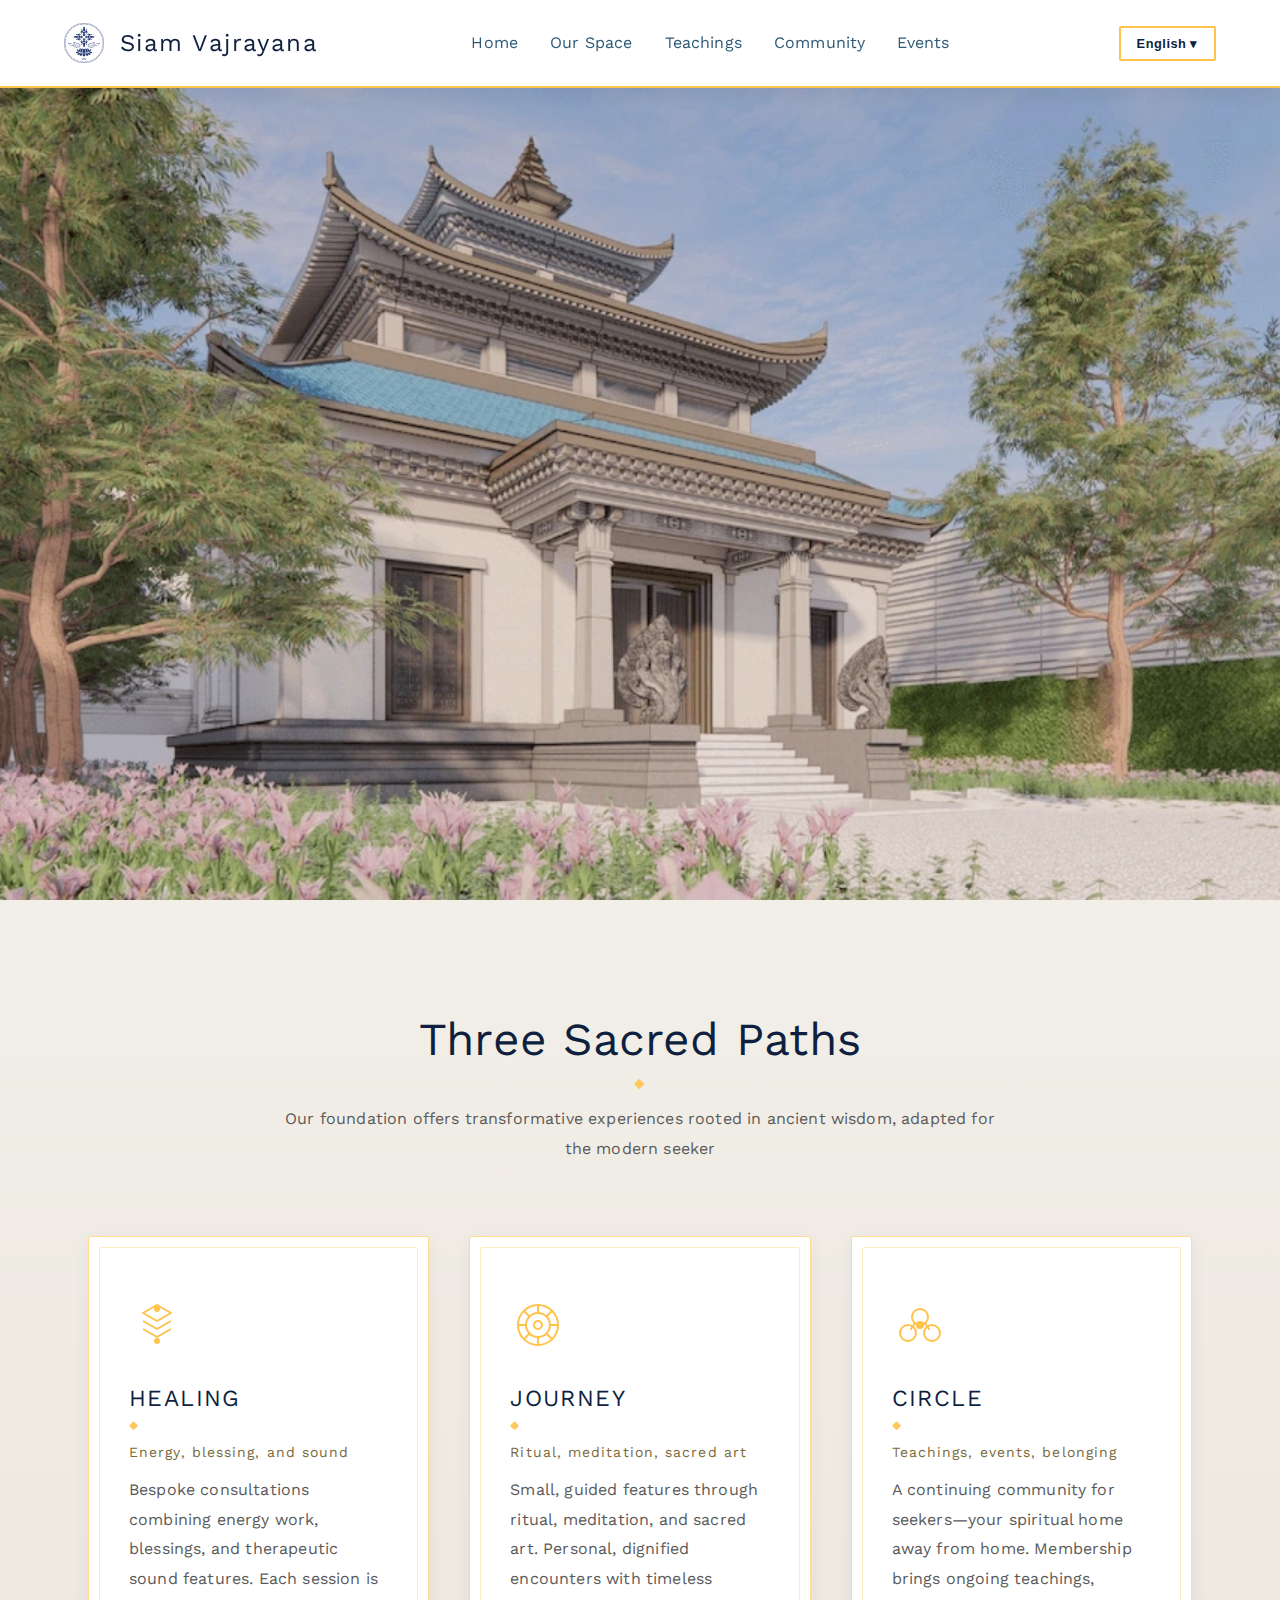
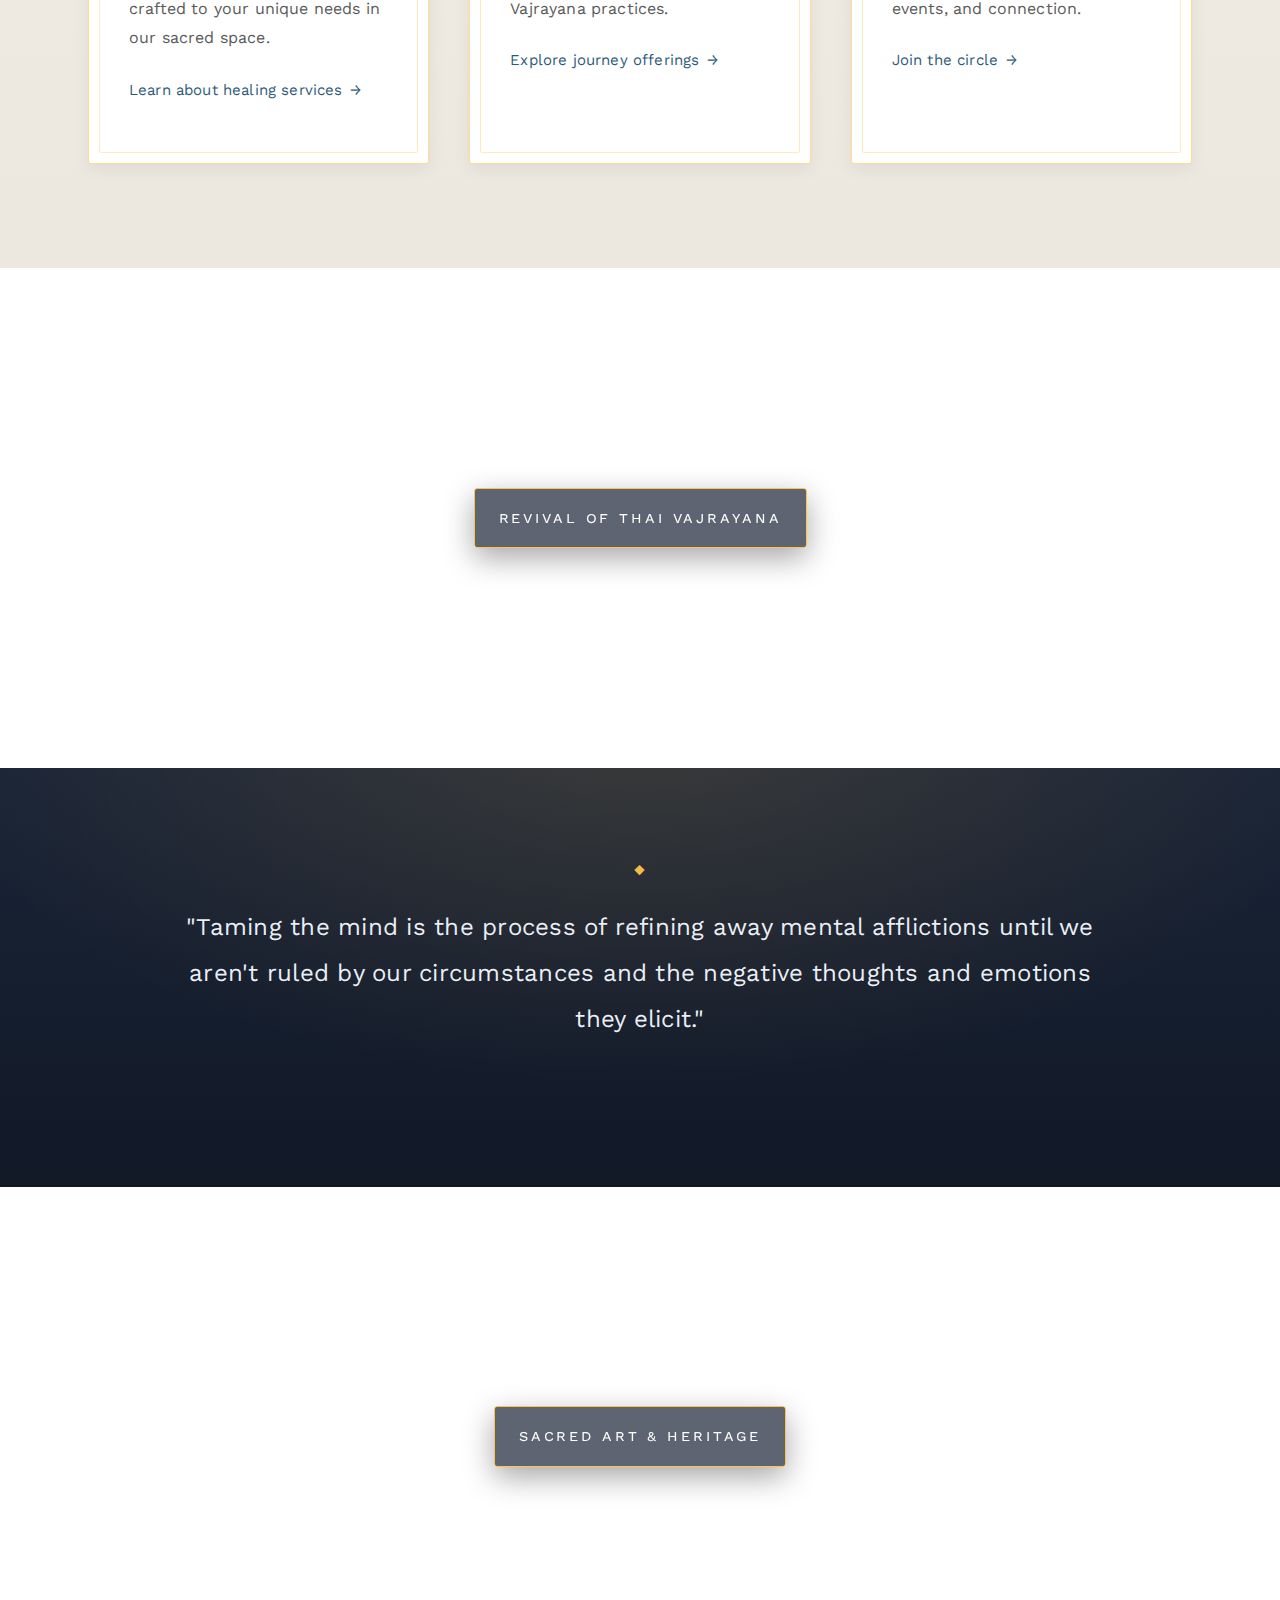
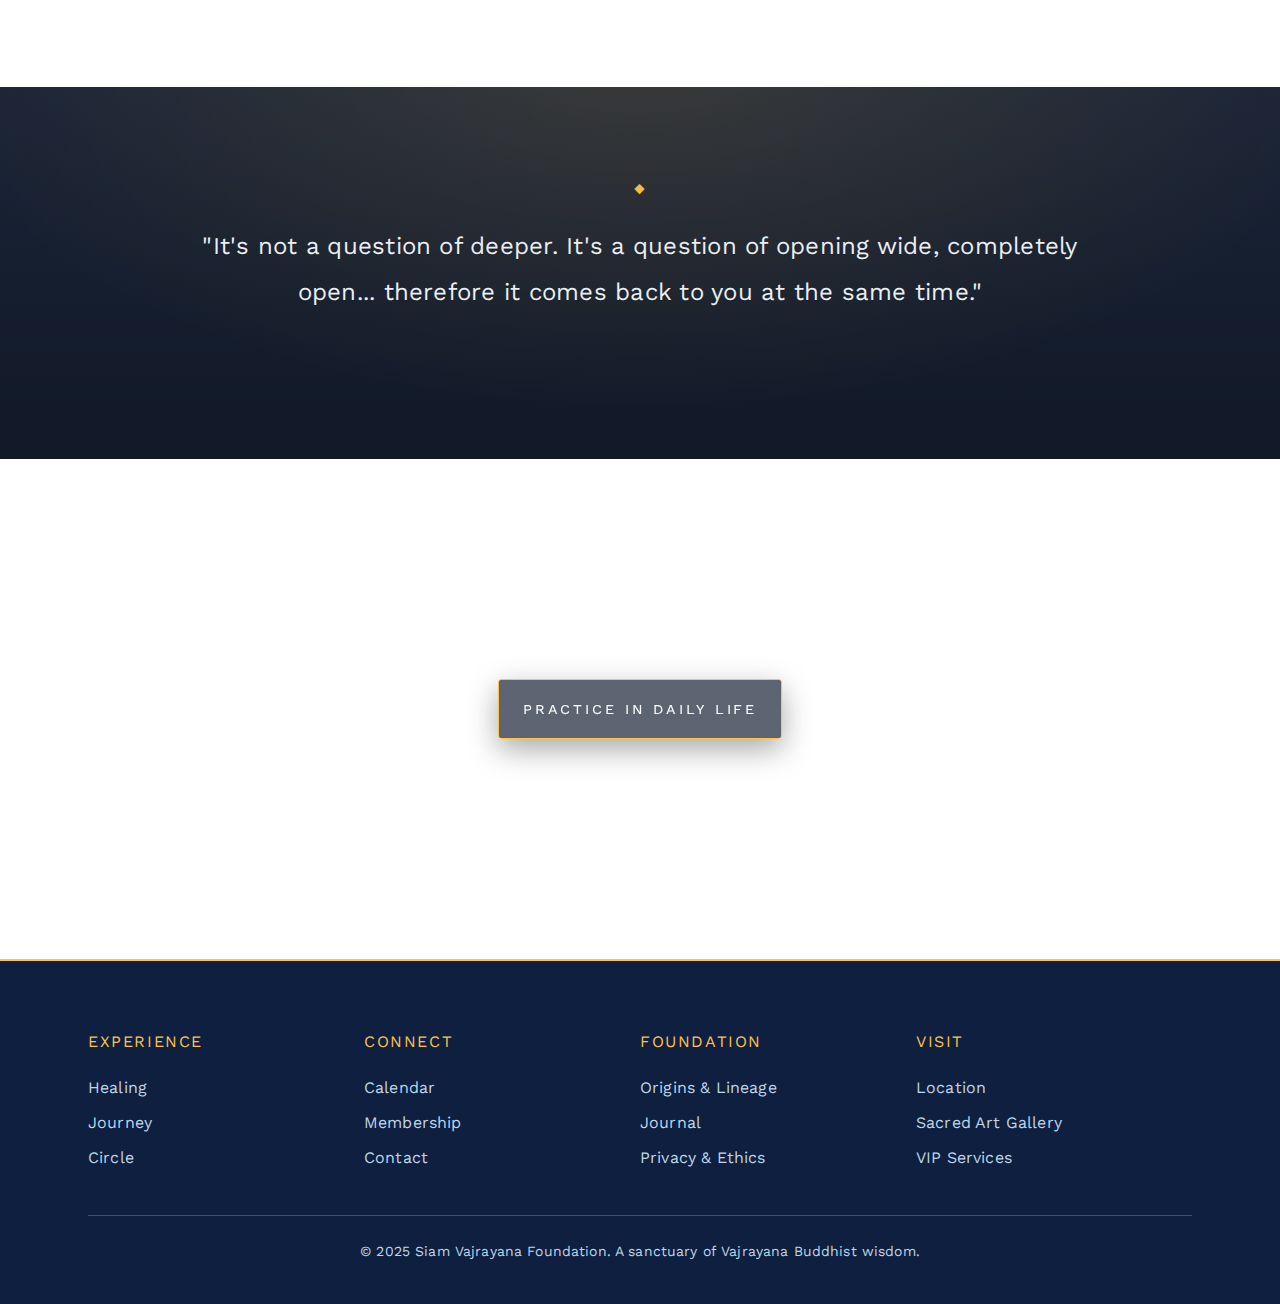
<file: sv-demo-Home-20251030.html>
<!DOCTYPE html>
<html lang="en">

<head>
  <meta charset="utf-8">
  <meta name="viewport" content="width=device-width, initial-scale=1">
  <title>Siam Vajrayana</title>

  <!-- SEO / Open Graph -->
  <meta name="description"
    content="Siam Vajrayana — a Thai-founded sanctuary for Vajrayana wisdom, sacred art, and contemplative journeys. Revival of Thailand's Mahayana/Vajrayana heritage for modern seekers.">
  <link rel="canonical" href="https://siamvajrayana.com/">
  <meta name="robots" content="index, follow">
  <meta name="theme-color" content="#FFC34B">
  <meta property="og:title" content="Siam Vajrayana">
  <meta property="og:description" content="Thai Vajrayana revival — wisdom, healing, sacred art, and community.">
  <meta property="og:type" content="website">
  <meta property="og:url" content="https://siamvajrayana.com/">
  <meta property="og:image" content="https://siamvajrayana.com/og.jpg">
  <meta property="og:image:width" content="1200">
  <meta property="og:image:height" content="630">
  <meta name="twitter:card" content="summary_large_image">

  <!-- Favicons -->
  <link rel="icon" href="img/core/logo-c300.ico" sizes="any">
  <link rel="apple-touch-icon" href="img/core/logo-c180.png">

  <!-- Schema.org -->
  <script type="application/ld+json">
  {
    "@context": "https://schema.org",
    "@type": "Organization",
    "name": "Siam Vajrayana Foundation",
    "alternateName": "สยามวัชรยาน",
    "url": "https://siamvajrayana.com",
    "logo": "https://siamvajrayana.com/logo.png",
    "description": "A Thai-founded sanctuary for Vajrayana wisdom, sacred art, and contemplative journeys. Revival of Thailand's Mahayana/Vajrayana heritage for modern seekers.",
    "address": {
      "@type": "PostalAddress",
      "addressCountry": "TH"
    },
    "contactPoint": {
      "@type": "ContactPoint",
      "contactType": "Customer Service",
      "availableLanguage": ["English", "Thai"]
    },
    "sameAs": []
  }
  </script>

  <style>
    /* ===========================================
       FONTS
    =========================================== */
    @font-face {
      font-family: 'JS Chanok';
      src: url('font/JS-Chanok-Normal.woff2') format('woff2');
      font-weight: 400;
      font-style: normal;
      font-display: swap;
    }

    @font-face {
      font-family: 'Work Sans';
      src: url('font/WorkSans.woff2') format('woff2-variations');
      font-weight: 300 700;
      font-style: normal;
      font-display: swap;
    }

    @font-face {
      font-family: 'Cormorant Garamond';
      src: url('font/CormorantGaramond.woff2') format('woff2-variations');
      font-weight: 300 700;
      font-style: normal;
      font-display: swap;
    }

    @font-face {
      font-family: 'Libre Baskerville';
      src: url('font/LibreBaskerville-Regular.woff2') format('woff2');
      font-weight: 400;
      font-style: normal;
      font-display: swap;
    }

    @font-face {
      font-family: 'Libre Baskerville';
      src: url('font/LibreBaskerville-Bold.woff2') format('woff2');
      font-weight: 700;
      font-style: normal;
      font-display: swap;
    }

    @font-face {
      font-family: 'Libre Baskerville';
      src: url('font/LibreBaskerville-Italic.woff2') format('woff2');
      font-weight: 400;
      font-style: italic;
      font-display: swap;
    }

    @font-face {
      font-family: 'Montserrat';
      src: url('font/Montserrat.woff2') format('woff2-variations');
      font-weight: 300 700;
      font-style: normal;
      font-display: swap;
    }

    @font-face {
      font-family: 'Prompt';
      src: url("font/Prompt/Prompt-Thin.woff2") format("woff2");
      font-weight: 100;
      font-style: normal;
      font-display: swap;
    }

    @font-face {
      font-family: 'Prompt';
      src: url("font/Prompt/Prompt-ExtraLight.woff2") format("woff2");
      font-weight: 200;
      font-style: normal;
      font-display: swap;
    }

    @font-face {
      font-family: 'Prompt';
      src: url("font/Prompt/Prompt-Light.woff2") format("woff2");
      font-weight: 300;
      font-style: normal;
      font-display: swap;
    }

    @font-face {
      font-family: 'Prompt';
      src: url("font/Prompt/Prompt-Regular.woff2") format("woff2");
      font-weight: 400;
      font-style: normal;
      font-display: swap;
    }

    @font-face {
      font-family: 'Prompt';
      src: url("font/Prompt/Prompt-Italic.woff2") format("woff2");
      font-weight: 400;
      font-style: italic;
      font-display: swap;
    }

    @font-face {
      font-family: 'Prompt';
      src: url("font/Prompt/Prompt-Medium.woff2") format("woff2");
      font-weight: 500;
      font-style: normal;
      font-display: swap;
    }

    @font-face {
      font-family: 'Prompt';
      src: url("font/Prompt/Prompt-SemiBold.woff2") format("woff2");
      font-weight: 600;
      font-style: normal;
      font-display: swap;
    }

    @font-face {
      font-family: 'Prompt';
      src: url("font/Prompt/Prompt-Bold.woff2") format("woff2");
      font-weight: 700;
      font-style: normal;
      font-display: swap;
    }

    @font-face {
      font-family: 'Prompt';
      src: url("font/Prompt/Prompt-ExtraBold.woff2") format("woff2");
      font-weight: 800;
      font-style: normal;
      font-display: swap;
    }

    @font-face {
      font-family: 'Prompt';
      src: url("font/Prompt/Prompt-Black.woff2") format("woff2");
      font-weight: 900;
      font-style: normal;
      font-display: swap;
    }

    /* ===========================================
       CSS VARIABLES
    =========================================== */
    :root {
      /* Colors */
      --sv-blue-900: #0F1F3F;
      --sv-blue-800: #132B53;
      --sv-blue-700: #2E5A78;
      --sv-blue-500: #3E6B8A;
      --sv-blue-300: #A0C6E1;
      --gold: #FFC34B;
      --gold-600: #E9B23E;
      --gold-300: #FFE09C;
      --white: #FFFFFF;
      --ivory: #ECE7DF;
      --text: #1A1A1A;
      --text-2: #5A5A5A;

      /* Shadows */
      --shadow-gold: 0 8px 28px rgba(168, 137, 74, .25);
      --shadow-card: 0 6px 18px rgba(10, 18, 40, .06);

      /* Typography */
      --font-content-latin: 'Work Sans', system-ui, -apple-system, 'Segoe UI', Roboto, Arial, sans-serif;
      --font-content-thai: 'Prompt', system-ui, -apple-system, "Segoe UI", Roboto, Arial, sans-serif;
      --font-logo-latin: 'Work Sans', system-ui, -apple-system, 'Segoe UI', Roboto, Arial, sans-serif;
      --font-logo-thai: 'JS Chanok', system-ui, sans-serif;
      --font-header-thai: 'JS Chanok', system-ui, sans-serif;

      /* Font Size Scaling - ENGLISH (Default = 1) */
      --scale-logo-title: 1;
      --scale-nav-menu: 1;
      --scale-lang-selector: 0.8;
      --scale-hero-title: 1;
      --scale-hero-subtitle: 1;
      --scale-section-title: 1;
      --scale-section-text: 1;
      --scale-card-title: 1;
      --scale-feature-card__eyebrow: 1;
      --scale-card-text: 1;
      --scale-feature-card__cta: 1;
      --scale-button: 1;
      --scale-quote: 1;
      --scale-caption-badge: 1;
      --scale-footer-title: 1;
      --scale-footer-links: 1;
      --scale-footer-bottom: 1;

      /* Spacing */
      --space-xs: .5rem;
      --space-sm: 1rem;
      --space-md: 1.5rem;
      --space-lg: 2.5rem;
      --space-xl: 4rem;
      --space-2xl: 6rem;

      /* Animations */
      --ease-ceremonial: cubic-bezier(0.16, 1, 0.3, 1);
      --ease: cubic-bezier(.25, .8, .3, 1);
      --duration-fast: 200ms;
      --duration-med: 350ms;
      --speed: 320ms;
      --menu-speed: 550ms;
      --transition-base: var(--speed) var(--ease);
      --transition-ceremonial: var(--duration-med) var(--ease-ceremonial);

      /* Layout */
      --header-offset: 96px;
      --header-height: 88px;

      /* Menu transitions */
      --menu-panel-transitions:
        max-height var(--menu-speed) var(--ease-ceremonial),
        padding var(--menu-speed) var(--ease-ceremonial),
        transform var(--menu-speed) var(--ease-ceremonial),
        opacity var(--menu-speed) var(--ease-ceremonial),
        visibility 0s linear var(--menu-speed);
    }

    /* Font Size Scaling - THAI */
    :root:lang(th) {
      --scale-logo-title: 1.5;
      --scale-nav-menu: 1.2;
      --scale-lang-selector: 0.8;
      --scale-hero-title: 1.1;
      --scale-hero-subtitle: 1.5;
      --scale-section-title: 1.1;
      --scale-section-text: 1.2;
      --scale-card-title: 1.1;
      --scale-feature-card__eyebrow: 1.5;
      --scale-card-text: 1.2;
      --scale-feature-card__cta: 1.5;
      --scale-button: 1.1;
      --scale-quote: 1.5;
      --scale-caption-badge: 1.5;
      --scale-footer-title: 1.2;
      --scale-footer-links: 1.2;
      --scale-footer-bottom: 1;
    }

    /* ===========================================
       RESET & BASE
    =========================================== */
    * {
      margin: 0;
      padding: 0;
      box-sizing: border-box;
    }

    html {
      scroll-behavior: smooth;
    }

    body {
      min-height: 100%;
      font-family: var(--font-content-latin);
      font-weight: 300;
      background: var(--white);
      color: var(--text);
      line-height: 1.65;
      -webkit-font-smoothing: antialiased;
      -moz-osx-font-smoothing: grayscale;
      text-rendering: optimizeLegibility;
    }

    :lang(th) body {
      font-family: var(--font-content-thai);
    }

    a {
      color: inherit;
      text-decoration: none;
    }

    :target {
      scroll-margin-top: var(--header-offset);
    }

    /* ===========================================
       ACCESSIBILITY
    =========================================== */
    .skip-link {
      position: absolute;
      left: -9999px;
      top: auto;
      width: 1px;
      height: 1px;
      overflow: hidden;
    }

    .skip-link:focus {
      left: var(--space-md);
      top: var(--space-md);
      width: auto;
      height: auto;
      padding: .5rem 1rem;
      background: #000;
      color: #fff;
      z-index: 2000;
    }

    /* ===========================================
       TYPOGRAPHY
    =========================================== */
    h1,
    h2,
    h3 {
      font-family: var(--font-content-latin);
      font-weight: 700;
      line-height: 1.2;
    }

    :lang(th) h1,
    :lang(th) h2 {
      font-family: var(--font-header-thai);
      letter-spacing: 0;
      font-weight: 300;
      text-transform: none;
    }

    :lang(th) h3 {
      font-family: var(--font-content-thai);
      letter-spacing: 0;
      text-transform: none;
    }

    h1 {
      font-size: calc(clamp(2.6rem, 4vw + 1rem, 4.8rem) * var(--scale-hero-title));
      letter-spacing: -.01em;
    }

    h2 {
      font-size: calc(clamp(2.1rem, 3vw + .5rem, 3.6rem) * var(--scale-section-title));
      letter-spacing: .005em;
    }

    h3 {
      font-size: calc(clamp(1.25rem, 1.8vw, 1.6rem) * var(--scale-card-title));
      letter-spacing: .06em;
      text-transform: uppercase;
      color: #111;
    }

    :lang(th) h3 {
      text-transform: none;
      letter-spacing: 0;
    }

    p,
    li,
    .section,
    .footer__link,
    .header__nav-link {
      letter-spacing: .01em;
      font-weight: 300;
    }

    :lang(th) p,
    :lang(th) li {
      letter-spacing: 0;
      line-height: 1.9;
    }

    /* ===========================================
       LAYOUT
    =========================================== */
    .container {
      width: 90%;
      max-width: 1400px;
      margin: 0 auto;
      padding: 0 var(--space-md);
    }

    section {
      position: relative;
      overflow: hidden;
    }

    .section {
      padding: 72px 80px;
    }

    .section--light {
      background: var(--ivory);
      color: #5d5d5d;
    }

    .section--dark {
      background:
        radial-gradient(1200px 600px at 50% -10%, rgba(255, 195, 75, .14), transparent 60%),
        linear-gradient(180deg, #1A2437 0%, #111927 100%);
      color: #e9edf6;
    }

    /* ===========================================
       HEADER
    =========================================== */
    .header {
      position: fixed;
      inset: 0 0 auto 0;
      z-index: 1000;
      background: var(--white);
      border-bottom: 2px solid var(--gold);
      box-shadow: var(--shadow-card);
      height: var(--header-height);
    }

    .header__inner {
      display: flex;
      justify-content: space-between;
      align-items: center;
      height: 100%;
      max-width: 1400px;
      margin: 0 auto;
      width: 90%;
    }

    .header__logo {
      display: inline-flex;
      align-items: center;
      gap: 1rem;
      color: var(--sv-blue-900);
      font-family: var(--font-logo-latin);
      font-size: calc(1.5rem * var(--scale-logo-title));
      font-weight: 700;
      letter-spacing: .06em;
      line-height: 1;
    }

    :lang(th) .header__logo {
      font-family: var(--font-logo-thai);
      font-weight: 700;
    }

    .header__logo-icon {
      width: 40px;
      height: auto;
      flex-shrink: 0;
      display: block;
      object-fit: contain;
    }


    .header>nav {
      height: 100%;
    }

    .header.header--open {
      border-bottom-color: transparent;
      box-shadow: none;
    }

    /* ===========================================
       NAVIGATION
    =========================================== */
    .header__nav {
      display: flex;
      gap: 2rem;
      list-style: none;
      height: 100%;
    }

    .header__nav-item {
      display: flex;
      align-items: center;
      height: 100%;
    }

    .header__nav-link {
      color: var(--sv-blue-700);
      position: relative;
      padding: .35rem 0;
      font-size: calc(1rem * var(--scale-nav-menu));
      white-space: nowrap;
      line-height: 1;
    }

    .header__nav-link::after {
      content: '';
      position: absolute;
      left: 50%;
      bottom: -4px;
      transform: translateX(-50%);
      width: 0;
      height: 2px;
      background: var(--gold);
      transition: width var(--transition-base);
    }

    @media (hover: hover) {
      .header__nav-link:hover {
        color: var(--sv-blue-900);
      }

      .header__nav-link:hover::after {
        width: 70%;
      }
    }

    /* ===========================================
       HAMBURGER MENU
    =========================================== */
    .header__menu-toggle {
      display: none;
      background: none;
      border: none;
      cursor: pointer;
      padding: .5rem;
      color: var(--sv-blue-900);
      flex-shrink: 0;
    }

    .header__menu-toggle svg {
      display: block;
      overflow: visible;
    }

    .header__menu-toggle .bar {
      stroke-linecap: round;
      vector-effect: non-scaling-stroke;
      transform-box: view-box;
      transform-origin: 12px 12px;
      transition:
        transform var(--transition-ceremonial),
        opacity var(--transition-ceremonial);
    }

    .header.header--open .header__menu-toggle .bar--top {
      opacity: 0;
    }

    .header.header--open .header__menu-toggle .bar--mid-1 {
      transform: translateY(4px) rotate(45deg);
    }

    .header.header--open .header__menu-toggle .bar--mid-2 {
      transform: rotate(-45deg);
    }

    .header.header--open .header__menu-toggle .bar--bot {
      opacity: 0;
    }

    /* ===========================================
       DESKTOP SUBMENU BAR
    =========================================== */
    .submenu {
      position: fixed;
      left: 0;
      right: 0;
      top: var(--header-height);
      height: 40px;
      z-index: 900;
      background: var(--sv-blue-900);
      border-bottom: 1px solid var(--gold);
      transform: translateY(-40px);
      opacity: 0;
      pointer-events: none;
      transition: transform var(--transition-ceremonial), opacity var(--transition-ceremonial);
    }

    .submenu::before {
      content: "";
      position: absolute;
      left: 0;
      right: 0;
      top: -8px;
      height: 12px;
    }

    .submenu__inner {
      height: 100%;
      display: grid;
      align-items: center;
      grid-template-columns: 1fr;
      width: 90%;
      max-width: 1400px;
      margin: 0 auto;
      position: relative;
    }

    .submenu__group {
      display: none;
      align-items: center;
      gap: 2.22rem;
      white-space: nowrap;
      position: absolute;
      left: var(--submenu-start, 0px);
      right: auto;
    }

    .submenu__link {
      color: var(--gold);
      font-weight: 600;
      font-size: .95rem;
      letter-spacing: .02em;
    }

    .submenu__link:hover {
      color: #fff;
      text-decoration: solid;
    }

    :lang(th) .submenu__link {
      font-weight: 300;
    }

    .header[data-sub-active] .header__nav-link {
      transition: color var(--transition-base);
    }

    .header[data-sub-active="ourspace"] .header__nav-item[data-sub="ourspace"] .header__nav-link,
    .header[data-sub-active="teachings"] .header__nav-item[data-sub="teachings"] .header__nav-link,
    .header[data-sub-active="community"] .header__nav-item[data-sub="community"] .header__nav-link,
    .header[data-sub-active="events"] .header__nav-item[data-sub="events"] .header__nav-link {
      color: var(--sv-blue-900);
    }

    .header[data-sub-active="ourspace"] .header__nav-item[data-sub="ourspace"] .header__nav-link::after,
    .header[data-sub-active="teachings"] .header__nav-item[data-sub="teachings"] .header__nav-link::after,
    .header[data-sub-active="community"] .header__nav-item[data-sub="community"] .header__nav-link::after,
    .header[data-sub-active="events"] .header__nav-item[data-sub="events"] .header__nav-link::after {
      width: 70%;
    }

    .header[data-sub-active]~.submenu,
    .submenu:hover {
      transform: translateY(0);
      opacity: 1;
      pointer-events: auto;
    }

    .header[data-sub-active="ourspace"]~.submenu .submenu__group[data-for="ourspace"],
    .header[data-sub-active="teachings"]~.submenu .submenu__group[data-for="teachings"],
    .header[data-sub-active="community"]~.submenu .submenu__group[data-for="community"],
    .header[data-sub-active="events"]~.submenu .submenu__group[data-for="events"] {
      display: inline-flex;
    }

    .subnav {
      display: none;
    }

    /* ===========================================
       LANGUAGE DROPDOWN
    =========================================== */
    .lang-dropdown {
      position: relative;
      margin-left: 1rem;
    }

    .lang-btn {
      background: #fff;
      border: 2px solid var(--gold);
      color: var(--sv-blue-900);
      padding: .5rem 1rem;
      font-size: calc(1rem * var(--scale-lang-selector));
      font-weight: 600;
      letter-spacing: .04em;
      cursor: pointer;
      border-radius: 2px;
      transition: box-shadow var(--transition-base), transform var(--transition-base);
      white-space: nowrap;
    }

    .lang-btn:focus-visible {
      outline: 2px solid var(--gold);
      outline-offset: 3px;
    }

    .lang-btn:hover {
      box-shadow: var(--shadow-gold);
      transform: translateY(-1px);
    }

    .lang-menu {
      position: absolute;
      top: calc(100% + 8px);
      left: 50%;
      transform: translateX(-50%) translateY(-8px);
      background: rgba(15, 31, 63, .96);
      border: 1px solid var(--gold);
      border-radius: 3px;
      min-width: max-content;
      padding: .35rem 0;
      display: flex;
      flex-direction: column;
      gap: .1rem;
      opacity: 0;
      visibility: hidden;
      pointer-events: none;
      transition: var(--transition-base);
      box-shadow: 0 12px 36px rgba(0, 0, 0, .28);
    }

    .lang-menu.open {
      opacity: 1;
      visibility: visible;
      pointer-events: auto;
      transform: translateX(-50%) translateY(0);
    }

    .lang-menu button {
      background: none;
      border: none;
      color: #fff;
      white-space: nowrap;
      text-align: left;
      cursor: pointer;
      padding: .55rem 1rem;
      font-size: calc(1rem * var(--scale-lang-selector));
      font-weight: 600;
      letter-spacing: .02em;
    }

    .lang-menu button:hover {
      color: var(--gold-300);
    }

    .mobile-lang {
      display: none;
    }

    #langDropdownDesktop {
      display: block;
    }

    /* ===========================================
       PARALLAX BACKGROUNDS
    =========================================== */
    .bgimg {
      position: relative;
      background-attachment: fixed;
      background-position: center;
      background-repeat: no-repeat;
      background-size: cover;
      isolation: isolate;
    }

    @supports (-webkit-overflow-scrolling: touch) {
      .bgimg {
        background-attachment: scroll;
      }
    }

    .bgimg-1 {
      background-image: url("img/core/sv-light.webp");
      min-height: 100vh;
    }

    .bgimg-2 {
      background-image: url("img/core/sv-inside.webp");
      min-height: 500px;
    }

    .bgimg-3 {
      background-image: url("img/core/sv-dark.webp");
      min-height: 500px;
    }

    .bgimg-4 {
      background-image: url("img/core/16-Arhats-and-Shakyamuni-Buddha.webp");
      min-height: 500px;
    }

    .caption {
      position: absolute;
      inset: 0;
      display: grid;
      place-items: center;
      z-index: 2;
      text-align: center;
      color: #fff;
      padding: var(--space-2xl) var(--space-md);
    }

    .caption-badge {
      display: inline-block;
      background: linear-gradient(180deg, rgba(10, 20, 40, .66), rgba(10, 20, 40, .66));
      color: #fff;
      padding: 16px 24px;
      border: 1px solid var(--gold);
      backdrop-filter: blur(4px);
      font-variant: all-small-caps;
      font-size: calc(1rem * var(--scale-caption-badge));
      letter-spacing: .18em;
      border-radius: 3px;
      box-shadow: 0 10px 30px rgba(0, 0, 0, .35);
    }

    :lang(th) .caption-badge {
      font-variant: normal;
      letter-spacing: .06em;
    }

    /* ===========================================
       HERO SECTION
    =========================================== */
    .hero {
      min-height: 100vh;
      display: flex;
      align-items: center;
      justify-content: center;
      position: relative;
      background: transparent;
      overflow: hidden;
    }

    .hero-content {
      z-index: 10;
      text-align: center;
      color: #fff;
      max-width: 900px;
      padding: var(--space-2xl) var(--space-md);
    }

    .hero h1 {
      margin-bottom: var(--space-md);
      opacity: 0;
      animation: fadeInUp 1s var(--ease) .3s forwards;
    }

    .hero .subline {
      margin-bottom: var(--space-lg);
      font-size: calc(1rem * var(--scale-hero-subtitle));
      opacity: 0;
      animation: fadeInUp 1s var(--ease) .6s forwards;
    }

    .hero-badge {
      margin-bottom: var(--space-xl);
      display: flex;
      justify-content: center;
      align-items: center;
      opacity: 0;
      animation: fadeInUp 1s var(--ease) .45s forwards;
    }

    .hero-badge__img {
      height: 300px;
      width: auto;
      object-fit: contain;
      filter: drop-shadow(0 8px 24px rgba(0, 0, 0, .45));
    }

    .action-row {
      display: flex;
      gap: var(--space-md);
      justify-content: center;
      flex-wrap: wrap;
      align-items: stretch;
      opacity: 0;
      animation: fadeInUp 1s var(--ease) .9s forwards;
    }

    @keyframes fadeInUp {
      from {
        opacity: 0;
        transform: translateY(12px);
      }

      to {
        opacity: 1;
        transform: translateY(0);
      }
    }

    /* ===========================================
       BUTTONS
    =========================================== */
    .btn {
      display: inline-block;
      padding: 1rem 2.5rem;
      text-decoration: none;
      font-weight: 600;
      border-radius: 2px;
      transition: all 300ms var(--ease);
      border: 2px solid transparent;
      font-size: calc(1rem * var(--scale-button));
      cursor: pointer;
      min-width: 300px;
      max-width: 100%;
      text-align: center;
      letter-spacing: .02em;
    }

    .btn-primary {
      background: #fff;
      color: var(--sv-blue-900);
      border-color: var(--gold);
    }

    .btn-primary:hover {
      background: var(--gold);
      color: #fff;
      border-color: var(--gold);
      transform: translateY(-2px);
      box-shadow: var(--shadow-gold);
    }

    .btn-secondary {
      background: transparent;
      color: #fff;
      border-color: #fff;
    }

    .btn-secondary:hover {
      background: #fff;
      color: var(--sv-blue-900);
    }

    /* ===========================================
       FEATURE SECTION
    =========================================== */
    .feature-section {
      padding: calc(var(--space-2xl) + 8px) 0;
      background: linear-gradient(180deg, #F2EFE8 0%, #ECE7DF 100%);
    }

    .section-header {
      text-align: center;
      margin-bottom: calc(var(--space-xl) + 8px);
      padding-top: .5rem;
    }

    .section-header h2 {
      color: var(--sv-blue-900);
      margin-bottom: .75rem;
    }

    .section-header h2::after {
      content: "◆";
      display: block;
      color: var(--gold);
      font-weight: 700;
      opacity: .9;
      margin: .6rem auto 0 auto;
      font-size: .95rem;
      line-height: 1;
    }

    .section-header p {
      color: var(--text-2);
      max-width: 720px;
      margin: 0 auto;
      font-size: calc(1rem * var(--scale-section-text));
      line-height: 1.85;
    }

    .feature-grid {
      display: grid;
      grid-template-columns: repeat(auto-fit, minmax(320px, 1fr));
      gap: var(--space-lg);
      margin-top: var(--space-xl);
    }

    .feature-card {
      background: #fff;
      border: 1px solid rgba(255, 195, 75, .6);
      padding: calc(var(--space-xl) - .25rem) var(--space-lg);
      position: relative;
      transition: transform 300ms var(--ease), box-shadow 300ms var(--ease), border-color 300ms var(--ease);
      text-decoration: none;
      color: inherit;
      display: block;
      border-radius: 3px;
      box-shadow: var(--shadow-card);
    }

    .feature-card::before {
      content: '';
      position: absolute;
      inset: 10px;
      border: 1px solid rgba(255, 195, 75, .35);
      border-radius: 2px;
      opacity: 1;
      pointer-events: none;
    }

    .feature-card:hover {
      transform: translateY(-6px);
      box-shadow: 0 20px 50px rgba(10, 18, 40, .18), 0 8px 26px rgba(168, 137, 74, .18);
      border-color: var(--gold);
    }

    .feature-card__icon {
      width: 56px;
      height: 56px;
      margin-bottom: var(--space-md);
      color: var(--gold);
      stroke-width: 2;
    }

    .feature-card h3 {
      color: var(--sv-blue-900);
      margin-bottom: .5rem;
    }

    .feature-card h3::after {
      content: "◆";
      display: block;
      color: var(--gold);
      opacity: .9;
      margin: .45rem 0 0 0;
      font-size: .8rem;
      line-height: 1;
    }

    .feature-card__eyebrow {
      color: #7a6a3a;
      font-weight: 600;
      letter-spacing: .08em;
      font-size: calc(.85rem * var(--scale-feature-card__eyebrow));
      margin-bottom: .75rem;
    }

    .feature-card p {
      color: var(--text-2);
      line-height: 1.85;
      font-size: calc(1rem * var(--scale-card-text));
      margin-top: .5rem;
      margin-bottom: var(--space-md);
    }

    .feature-card__cta {
      color: var(--sv-blue-700);
      font-weight: 600;
      font-size: calc(.95rem * var(--scale-feature-card__cta));
      display: inline-flex;
      align-items: center;
      gap: .5rem;
    }

    .feature-card__cta::after {
      content: '→';
      transition: transform .25s var(--ease);
    }

    .feature-card:hover .feature-card__cta {
      color: var(--gold-600);
    }

    .feature-card:hover .feature-card__cta::after {
      transform: translateX(6px);
    }

    /* ===========================================
       QUOTE SECTIONS
    =========================================== */
    .highlight-quote {
      max-width: 980px;
      margin: 0 auto;
      text-align: center;
      padding: 64px 24px 72px;
      position: relative;
    }

    .highlight-quote::before {
      content: "◆";
      position: absolute;
      top: 18px;
      left: 50%;
      transform: translateX(-50%);
      color: var(--gold);
      font-size: .95rem;
      opacity: .95;
    }

    .highlight-quote p {
      font-size: calc(clamp(1.15rem, 1.2rem + .4vw, 1.6rem) * var(--scale-quote));
      line-height: 1.9;
      color: #EAEFF7;
      text-shadow: 0 1px 0 rgba(0, 0, 0, .25);
    }

    .page-intro {
      padding-top: calc(var(--header-height) + 4rem);
    }

    /* ===========================================
       DECORATIVE Section Divider
    =========================================== */
    .section-divider {
      height: 2px;
      opacity: .9;
      background: linear-gradient(90deg, transparent 0%, var(--gold) 15%, var(--gold) 85%, transparent 100%);
      margin: var(--space-xl) auto;
      max-width: 800px;
      position: relative;
      z-index: 99;
    }

    .section-divider::before,
    .section-divider::after {
      content: '◆';
      position: absolute;
      top: 50%;
      transform: translateY(-50%);
      color: var(--gold);
      font-size: .75rem;
      opacity: .9;
    }

    .section-divider::before {
      left: 10%;
    }

    .section-divider::after {
      right: 10%;
    }

    /* ===========================================
       FOOTER
    =========================================== */
    .footer {
      background: var(--sv-blue-900);
      color: #fff;
      padding: var(--space-xl) 0 var(--space-lg);
      border-top: 2px solid var(--gold);
    }

    .footer__grid {
      display: grid;
      grid-template-columns: repeat(auto-fit, minmax(250px, 1fr));
      gap: 0;
      margin-bottom: var(--space-lg);
    }

    .footer__title {
      color: var(--gold);
      margin-bottom: .65rem;
      font-size: calc(1rem * var(--scale-footer-title));
      font-weight: 700;
      letter-spacing: .1em;
      text-transform: uppercase;
      position: relative;
      padding-top: .25rem;
    }

    .footer__list {
      list-style: none;
      margin-top: .9rem;
    }

    .footer__link {
      color: #BFD7EA;
      text-decoration: none;
      font-size: calc(1rem * var(--scale-footer-links));
      line-height: 2.2;
      display: inline-block;
      transition: color .25s var(--ease), transform .25s var(--ease);
    }

    @media (hover: hover) {
      .footer__link:hover {
        color: #fff;
        transform: translateX(4px);
      }
    }

    .footer__bottom {
      border-top: 1px solid rgba(255, 195, 75, .28);
      padding-top: var(--space-md);
      text-align: center;
      color: #BFD7EA;
      font-size: calc(.9rem * var(--scale-footer-bottom));
    }

    /* ===========================================
       RESPONSIVE - MOBILE
    =========================================== */
    @media (max-width: 768px) {
      .header {
        height: var(--header-height);
        min-height: var(--header-height);
        position: fixed;
      }

      .header__menu-toggle {
        display: block;
      }

      .header__inner {
        padding: var(--space-sm) 0;
        display: flex;
        flex-wrap: wrap;
        align-items: center;
        column-gap: var(--space-sm);
        row-gap: 0 !important;
        height: var(--header-height);
      }

      .header.header--open .header__inner {
        row-gap: 0 !important;
      }

      .header__nav {
        order: 2;
        left: 0;
        right: 0;
        top: var(--header-height);
        z-index: 999;
        width: 100%;
        position: fixed;
        display: flex;
        flex-direction: column;
        gap: var(--space-md);
        background: #fff;
        padding: 0 var(--space-lg);
        max-height: 0;
        overflow: hidden;
        visibility: hidden;
        transform-origin: top;
        transform: scaleY(0);
        opacity: 0;
        transition: var(--menu-panel-transitions);
        border-bottom: 2px solid var(--gold);
        will-change: max-height, padding, transform, opacity;
        height: auto;
      }

      .header__nav-item {
        display: flex;
        flex-direction: column;
        align-items: stretch;
      }

      .header__nav::before {
        content: "";
        position: absolute;
        left: 5%;
        right: 5%;
        top: 0;
        height: 1px;
        background: rgba(168, 137, 74, .5);
        opacity: 0;
        transition: opacity var(--transition-ceremonial);
        pointer-events: none;
      }

      .header__nav-link {
        padding: .75rem 0;
      }

      .header__nav-item[data-has-sub="true"]>.header__nav-link {
        position: relative;
        display: flex;
        align-items: center;
        justify-content: flex-start;
        line-height: 1;
        padding: .9rem 0;
        padding-right: 22px;
      }

      .header__nav-item[data-has-sub="true"]>.header__nav-link::before {
        content: "";
        position: absolute;
        right: 0;
        top: 50%;
        width: 10px;
        height: 10px;
        border-right: 2px solid var(--gold);
        border-bottom: 2px solid var(--gold);
        transform: translateY(-50%) rotate(-45deg);
        transform-origin: 50% 50%;
        transition: transform var(--transition-ceremonial);
        pointer-events: none;
      }

      .header__nav-item.header__nav-item--open>.header__nav-link::before {
        transform: translateY(-50%) rotate(135deg);
      }

      .header__nav-link::after,
      .header[data-sub-active] .header__nav-link::after {
        content: none !important;
        width: 0 !important;
        height: 0 !important;
        position: static !important;
        transform: none !important;
      }

      .header.header--open .header__nav {
        max-height: 80vh;
        padding-top: var(--space-md);
        padding-bottom: var(--space-md);
        visibility: visible;
        transform: scaleY(1);
        opacity: 1;
        overflow: visible;
        transition:
          max-height var(--menu-speed) var(--ease-ceremonial),
          padding var(--menu-speed) var(--ease-ceremonial),
          transform var(--menu-speed) var(--ease-ceremonial),
          opacity var(--menu-speed) var(--ease-ceremonial),
          visibility 0s linear;
      }

      .header.header--open .header__nav::before {
        opacity: 1;
      }

      .subnav {
        list-style: none;
        padding-left: 1rem;
        max-height: 0;
        margin: 0;
        overflow: hidden;
        opacity: 0;
        transition:
          max-height 400ms var(--ease-ceremonial),
          opacity 300ms var(--ease-ceremonial),
          margin 300ms var(--ease-ceremonial);
        display: block;
      }

      .header__nav-item:not([data-has-sub="true"])>.subnav {
        display: none;
      }

      .header__nav-item.header__nav-item--open>.subnav {
        max-height: 500px;
        opacity: 1;
        margin: .15rem 0 .25rem;
      }

      .hero-badge__img {
        height: 200px;
      }

      .subnav li a {
        display: block;
        padding: .45rem 0;
        font-size: .98rem;
        color: var(--gold-600);
      }

      .subnav li a:hover {
        color: #0F1F3F;
      }

      .subnav:not(:has(li)) {
        display: none !important;
      }

      .subnav:has(li) {
        display: block;
      }

      .submenu {
        display: none;
      }

      .mobile-lang {
        display: block;
        margin-top: 10px;
        padding-top: 10px;
        border-top: 1px solid rgba(168, 137, 74, .3);
        width: 100%;
      }

      #langDropdownDesktop {
        display: none !important;
      }

      .mobile-lang .lang-dropdown {
        margin-left: 0;
        position: relative;
        z-index: 1;
      }

      .mobile-lang .lang-btn {
        width: 100%;
        background: #fff;
        color: var(--sv-blue-900);
      }

      .mobile-lang .lang-menu {
        position: absolute;
        left: 0;
        top: calc(100% + 8px);
        transform: translateY(-50%);
        min-width: 100%;
        max-height: 50vh;
        overflow: auto;
        margin-top: 0;
        box-shadow: 0 12px 36px rgba(0, 0, 0, .28);
        z-index: 1000;
      }

      .mobile-lang .lang-menu.open {
        opacity: 1;
        visibility: visible;
        pointer-events: auto;
        transform: none;
      }

      .page-intro {
        padding-top: calc(var(--header-height) + 2rem);
      }

      .footer {
        padding: var(--space-lg) 0;
      }

      .footer__grid {
        grid-template-columns: 1fr;
        gap: var(--space-sm);
        margin-bottom: var(--space-md);
      }

      .footer__section {
        border-bottom: 1px solid rgba(255, 255, 255, .08);
        padding-block: .25rem;
      }

      .footer__title {
        margin: 0;
        padding: .875rem .25rem;
        font-size: calc(.95rem * var(--scale-footer-title));
        letter-spacing: .07em;
        display: flex;
        align-items: center;
        justify-content: space-between;
        cursor: pointer;
        user-select: none;
      }

      .footer__title::after {
        content: "";
        width: 10px;
        height: 10px;
        border-right: 2px solid var(--gold);
        border-bottom: 2px solid var(--gold);
        transform: rotate(-45deg);
        transition: transform var(--transition-ceremonial);
        margin-left: .5rem;
      }

      .footer__list {
        max-height: 0;
        overflow: hidden;
        opacity: 0;
        transition: max-height 400ms var(--ease-ceremonial), opacity 300ms var(--ease-ceremonial);
        padding: 0 .25rem;
      }

      .footer__section--open .footer__title::after {
        transform: rotate(135deg);
      }

      .footer__section--open .footer__list {
        max-height: 320px;
        opacity: 1;
        padding-bottom: .5rem;
      }

      .footer__link {
        line-height: 2;
      }

      .footer__bottom {
        border-top: none;
      }

      .action-row .btn {
        width: 100%;
      }

      .section {
        padding: 56px 22px;
      }

      .feature-grid {
        grid-template-columns: 1fr;
      }

      .site-overlay {
        position: fixed;
        left: 0;
        right: 0;
        bottom: 0;
        top: var(--header-height);
        background: rgba(0, 0, 0, 0.555);
        backdrop-filter: blur(1px);
        opacity: 0;
        visibility: hidden;
        pointer-events: none;
        transition:
          opacity var(--menu-speed) var(--ease-ceremonial),
          visibility 0s linear var(--menu-speed);
        z-index: 900;
      }

      .header.header--open~.site-overlay {
        opacity: 1;
        visibility: visible;
        pointer-events: auto;
        transition:
          opacity var(--menu-speed) var(--ease-ceremonial),
          visibility 0s linear;
      }
    }
  </style>
</head>

<body>
  <!-- Skip Link -->
  <a href="#main" class="skip-link">Skip to content</a>

  <!-- ===========================================
       HEADER
  =========================================== -->
  <header class="header" aria-label="Primary site header">
    <nav aria-label="Primary navigation">
      <div class="header__inner">
        <!-- Logo -->
        <a href="#" class="header__logo" aria-label="Siam Vajrayana home">
          <img src="img/core/logo-c300.webp" alt="" class="header__logo-icon" width="24" height="24" decoding="async"
            fetchpriority="high" />
          <span data-i18n-en="Siam Vajrayana" data-i18n-th="สยามวัชรยาน">Siam Vajrayana</span>
        </a>

        <!-- Navigation Menu -->
        <ul class="header__nav" id="primary-nav">
          <li class="header__nav-item" data-sub="home">
            <a class="header__nav-link" href="#home" data-i18n-en="Home" data-i18n-th="หน้าแรก">Home</a>
            <ul class="subnav" aria-label="Home submenu (mobile)"></ul>
          </li>

          <li class="header__nav-item" data-sub="ourspace">
            <a class="header__nav-link" href="#ourspace" data-i18n-en="Our Space" data-i18n-th="พื้นที่ของเรา">Our
              Space</a>
            <ul class="subnav" aria-label="Our Space submenu (mobile)">
              <li><a href="#ourspace-a" data-i18n-en="Item 1.1" data-i18n-th="รายการ 1.1">Submenu 1.1</a></li>
              <li><a href="#ourspace-b" data-i18n-en="Item 1.2" data-i18n-th="รายการ 1.2">Submenu 1.2</a></li>
              <li><a href="#ourspace-c" data-i18n-en="Item 1.3" data-i18n-th="รายการ 1.3">Submenu 1.3</a></li>
            </ul>
          </li>

          <li class="header__nav-item" data-sub="teachings">
            <a class="header__nav-link" href="#teachings" data-i18n-en="Teachings" data-i18n-th="คำสอน">Art</a>
            <ul class="subnav" aria-label="Teachings submenu (mobile)">
              <li><a href="#teachings-a" data-i18n-en="Item 2.1" data-i18n-th="รายการ 2.1">Submenu 2.1</a></li>
              <li><a href="#teachings-b" data-i18n-en="Item 2.2" data-i18n-th="รายการ 2.2">Submenu 2.2</a></li>
              <li><a href="#teachings-c" data-i18n-en="Item 2.3" data-i18n-th="รายการ 2.3">Submenu 2.3</a></li>
            </ul>
          </li>

          <li class="header__nav-item" data-sub="community">
            <a class="header__nav-link" href="#community" data-i18n-en="Community" data-i18n-th="ชุมชน">Community</a>
            <ul class="subnav" aria-label="Community submenu (mobile)">
              <li><a href="#community-a" data-i18n-en="Item 3.1" data-i18n-th="รายการ 3.1">Submenu 3.1</a></li>
              <li><a href="#community-b" data-i18n-en="Item 3.2" data-i18n-th="รายการ 3.2">Submenu 3.2</a></li>
              <li><a href="#community-c" data-i18n-en="Item 3.3" data-i18n-th="รายการ 3.3">Submenu 3.3</a></li>
            </ul>
          </li>

          <li class="header__nav-item" data-sub="events">
            <a class="header__nav-link" href="#events" data-i18n-en="Events" data-i18n-th="กิจกรรม">Journal</a>
            <ul class="subnav" aria-label="Events submenu (mobile)">
              <li><a href="#events-a" data-i18n-en="Item 4.1" data-i18n-th="รายการ 4.1">Submenu 4.1</a></li>
              <li><a href="#events-b" data-i18n-en="Item 4.2" data-i18n-th="รายการ 4.2">Submenu 4.2</a></li>
              <li><a href="#events-c" data-i18n-en="Item 4.3" data-i18n-th="รายการ 4.3">Submenu 4.3</a></li>
            </ul>
          </li>

          <!-- Mobile Language Dropdown -->
          <li class="header__nav-item mobile-lang" aria-hidden="true">
            <div class="lang-dropdown">
              <button class="lang-btn" id="langToggleMobile">EN ▾</button>
              <div class="lang-menu" id="langMenuMobile">
                <button data-lang="en">English</button>
                <button data-lang="th">ไทย</button>
              </div>
            </div>
          </li>
        </ul>

        <!-- Desktop Language Dropdown -->
        <div class="lang-dropdown" id="langDropdownDesktop" aria-hidden="false">
          <button class="lang-btn" id="langToggle">EN ▾</button>
          <div class="lang-menu" id="langMenu">
            <button data-lang="en">English</button>
            <button data-lang="th">ไทย</button>
          </div>
        </div>

        <!-- Hamburger Button -->
        <button class="header__menu-toggle" aria-label="Open menu" aria-controls="primary-nav" aria-expanded="false">
          <svg width="28" height="28" viewBox="0 0 24 24" fill="none" stroke="currentColor" stroke-width="2"
            aria-hidden="true">
            <line class="bar bar--top" x1="-2" y1="5" x2="21" y2="5"></line>
            <line class="bar bar--mid-1" x1="-2" y1="12" x2="21" y2="12"></line>
            <line class="bar bar--mid-2" x1="-2" y1="12" x2="21" y2="12"></line>
            <line class="bar bar--bot" x1="-2" y1="19" x2="21" y2="19"></line>
          </svg>
        </button>
      </div>
    </nav>
  </header>

  <!-- ===========================================
       DESKTOP HOVER SUBMENU BAR
  =========================================== -->
  <div class="submenu" role="navigation" aria-label="Secondary navigation (hover)">
    <div class="submenu__inner">
      <div class="submenu__group" data-for="ourspace">
        <a class="submenu__link" href="#healing" data-i18n-en="Item 1.1" data-i18n-th="รายการ 1.1">Submenu 1.1</a>
        <a class="submenu__link" href="#journey" data-i18n-en="Item 1.2" data-i18n-th="รายการ 1.2">Submenu 1.2</a>
        <a class="submenu__link" href="#circle" data-i18n-en="Item 1.3" data-i18n-th="รายการ 1.3">Submenu 1.3</a>
      </div>

      <div class="submenu__group" data-for="teachings">
        <a class="submenu__link" href="#art-a" data-i18n-en="Item 2.1" data-i18n-th="รายการ 2.1">Submenu 2.1</a>
        <a class="submenu__link" href="#art-b" data-i18n-en="Item 2.2" data-i18n-th="รายการ 2.2">Submenu 2.2</a>
        <a class="submenu__link" href="#art-c" data-i18n-en="Item 2.3" data-i18n-th="รายการ 2.3">Submenu 2.3</a>
      </div>

      <div class="submenu__group" data-for="community">
        <a class="submenu__link" href="#member-a" data-i18n-en="Item 3.1" data-i18n-th="รายการ 3.1">Submenu 3.1</a>
        <a class="submenu__link" href="#member-b" data-i18n-en="Item 3.2" data-i18n-th="รายการ 3.2">Submenu 3.2</a>
        <a class="submenu__link" href="#member-c" data-i18n-en="Item 3.3" data-i18n-th="รายการ 3.3">Submenu 3.3</a>
      </div>

      <div class="submenu__group" data-for="events">
        <a class="submenu__link" href="#journal-a" data-i18n-en="Item 4.1" data-i18n-th="รายการ 4.1">Submenu 4.1</a>
        <a class="submenu__link" href="#journal-b" data-i18n-en="Item 4.2" data-i18n-th="รายการ 4.2">Submenu 4.2</a>
        <a class="submenu__link" href="#journal-c" data-i18n-en="Item 4.3" data-i18n-th="รายการ 4.3">Submenu 4.3</a>
      </div>
    </div>
  </div>

  <!-- Page Overlay (Mobile) -->
  <div class="site-overlay" aria-hidden="true" tabindex="-1"></div>

  <!-- ===========================================
       MAIN CONTENT
  =========================================== -->
  <main id="main">
    <!-- Hero Section -->
    <div class="bgimg bgimg-1" role="img" aria-label="Mountain landscape">
      <section class="hero">
        <div class="hero-content">
          <h1 data-i18n-en="Enter the Mandala of Siam Vajrayana" data-i18n-th="เข้าสู่มันดาลาแห่งสยามวัชรยาน">Enter the
            Mandala of Siam Vajrayana</h1>
          <div class="hero-badge">
            <img src="img/content/logo-content-c800.webp" alt="Siam Vajrayana" class="hero-badge__img">
          </div>
          <p class="subline"
            data-i18n-en="A sanctuary of Thai Vajrayana wisdom, healing arts, and sacred journeys in the heart of Thailand"
            data-i18n-th="สถานปฏิบัติ วัชรยานแบบไทยเพื่อปัญญา การเยียวยา และการเดินทางศักดิ์สิทธิ์ ในใจกลางประเทศไทย">
            A sanctuary of Thai Vajrayana wisdom, healing arts, and sacred journeys in the heart of Thailand
          </p>
          <div class="action-row">
            <a href="#feature" class="btn btn-primary" data-i18n-en="Explore Our Path"
              data-i18n-th="สำรวจเส้นทางของเรา">Explore Our Path</a>
            <a href="#contact" class="btn btn-secondary" data-i18n-en="Book a Private Visit"
              data-i18n-th="จองการเยี่ยมส่วนตัว">Book a Private Visit</a>
          </div>
        </div>
      </section>
    </div>

    <!-- ===========================================
         feature SECTION
    =========================================== -->
    <section class="section section--light feature-section" id="three-sacred-paths">
      <div class="container">
        <div class="section-header">
          <h2 data-i18n-en="Three Sacred Paths" data-i18n-th="สามวิถีศักดิ์สิทธิ์">Three Sacred Paths</h2>
          <p data-i18n-en="Our foundation offers transformative experiences rooted in ancient wisdom, adapted for the modern seeker"
            data-i18n-th="เรานำเสนอประสบการณ์การเปลี่ยนแปลงที่หยั่งรากในปัญญาโบราณ ปรับให้เหมาะกับผู้แสวงหายุคใหม่">
            Our foundation offers transformative experiences rooted in ancient wisdom, adapted for the modern seeker
          </p>
        </div>

        <div class="feature-grid">
          <!-- Healing Card -->
          <a href="#healing" class="feature-card">
            <svg class="feature-card__icon" viewBox="0 0 56 56" fill="none" stroke="currentColor" aria-hidden="true">
              <path d="M28 8 L14 16 L28 24 L42 16 Z" stroke-width="2" stroke-linejoin="round" />
              <path d="M14 24 L28 32 L42 24" stroke-width="2" stroke-linejoin="round" />
              <path d="M14 32 L28 40 L42 32" stroke-width="2" stroke-linejoin="round" />
              <circle cx="28" cy="12" r="2" fill="currentColor" />
              <circle cx="28" cy="44" r="2" fill="currentColor" />
            </svg>
            <h3 data-i18n-en="Healing" data-i18n-th="การเยียวยา">Healing</h3>
            <div class="feature-card__eyebrow" data-i18n-en="Energy, blessing, and sound"
              data-i18n-th="พลังงาน พรมนต์ และเสียงบำบัด">Energy, blessing, and sound</div>
            <p data-i18n-en="Bespoke consultations combining energy work, blessings, and therapeutic sound features. Each session is crafted to your unique needs in our sacred space."
              data-i18n-th="การปรึกษาเฉพาะบุคคล ผสานงานพลังงาน พรมนต์ และประสบการณ์เสียงบำบัด ทุกรอบออกแบบตามความต้องการของคุณในพื้นที่ศักดิ์สิทธิ์ของเรา">
              Bespoke consultations combining energy work, blessings, and therapeutic sound features. Each session is
              crafted to your unique needs in our sacred space.
            </p>
            <span class="feature-card__cta" data-i18n-en="Learn about healing services"
              data-i18n-th="ดูบริการการเยียวยา">Learn
              about healing services</span>
          </a>

          <!-- Journey Card -->
          <a href="#journey" class="feature-card">
            <svg class="feature-card__icon" viewBox="0 0 56 56" fill="none" stroke="currentColor" aria-hidden="true">
              <circle cx="28" cy="28" r="20" stroke-width="2" />
              <circle cx="28" cy="28" r="12" stroke-width="2" />
              <circle cx="28" cy="28" r="4" stroke-width="2" />
              <line x1="28" y1="8" x2="28" y2="16" stroke-width="2" />
              <line x1="28" y1="40" x2="28" y2="48" stroke-width="2" />
              <line x1="8" y1="28" x2="16" y2="28" stroke-width="2" />
              <line x1="40" y1="28" x2="48" y2="28" stroke-width="2" />
              <line x1="13.8" y1="13.8" x2="19.8" y2="19.8" stroke-width="2" />
              <line x1="36.2" y1="36.2" x2="42.2" y2="42.2" stroke-width="2" />
              <line x1="42.2" y1="13.8" x2="36.2" y2="19.8" stroke-width="2" />
              <line x1="19.8" y1="36.2" x2="13.8" y2="42.2" stroke-width="2" />
            </svg>
            <h3 data-i18n-en="Journey" data-i18n-th="การเดินทาง">Journey</h3>
            <div class="feature-card__eyebrow" data-i18n-en="Ritual, meditation, sacred art"
              data-i18n-th="พิธีกรรม สมาธิ ศิลป์ศักดิ์สิทธิ์">Ritual, meditation, sacred art</div>
            <p data-i18n-en="Small, guided features through ritual, meditation, and sacred art. Personal, dignified encounters with timeless Vajrayana practices."
              data-i18n-th="ประสบการณ์กลุ่มเล็กพร้อมผู้นำ ผ่านพิธีกรรม สมาธิ และศิลปะศักดิ์สิทธิ์ สัมผัสที่มีศักดิ์ศรีกับการปฏิบัติของวัชรยาน">
              Small, guided features through ritual, meditation, and sacred art. Personal, dignified encounters with
              timeless Vajrayana practices.
            </p>
            <span class="feature-card__cta" data-i18n-en="Explore journey offerings"
              data-i18n-th="สำรวจรูปแบบการเดินทาง">Explore journey offerings</span>
          </a>

          <!-- Circle Card -->
          <a href="#circle" class="feature-card">
            <svg class="feature-card__icon" viewBox="0 0 56 56" fill="none" stroke="currentColor" aria-hidden="true">
              <circle cx="28" cy="20" r="8" stroke-width="2" />
              <circle cx="16" cy="36" r="8" stroke-width="2" />
              <circle cx="40" cy="36" r="8" stroke-width="2" />
              <path d="M23 26 L19 32" stroke-width="2" stroke-linecap="round" />
              <path d="M33 26 L37 32" stroke-width="2" stroke-linecap="round" />
              <circle cx="28" cy="28" r="3" fill="currentColor" />
            </svg>
            <h3 data-i18n-en="Circle" data-i18n-th="ชุมชน">Circle</h3>
            <div class="feature-card__eyebrow" data-i18n-en="Teachings, events, belonging"
              data-i18n-th="การเรียนรู้ กิจกรรม การเชื่อมต่อ">Teachings, events, belonging</div>
            <p data-i18n-en="A continuing community for seekers—your spiritual home away from home. Membership brings ongoing teachings, events, and connection."
              data-i18n-th="ชุมชนต่อเนื่องสำหรับผู้แสวงหา—บ้านทางจิตวิญญาณของคุณ สมาชิกภาพเปิดสู่การเรียนรู้ กิจกรรม และการเชื่อมต่ออย่างต่อเนื่อง">
              A continuing community for seekers—your spiritual home away from home. Membership brings ongoing
              teachings, events, and connection.
            </p>
            <span class="feature-card__cta" data-i18n-en="Join the circle" data-i18n-th="เข้าร่วมชุมชน">Join the
              circle</span>
          </a>
        </div>
      </div>
    </section>

    <!-- Parallax Caption 1 -->
    <div class="bgimg bgimg-2" role="img" aria-label="Forest landscape">
      <div class="caption">
        <span class="caption-badge" data-i18n-en="Revival of Thai Vajrayana"
          data-i18n-th="การฟื้นคืนวัชรยานแบบไทย">Revival of Thai Vajrayana</span>
      </div>
    </div>

    <!-- Quote Section 1 -->
    <section class="section section--dark">
      <div class="highlight-quote">
        <p data-i18n-en="&quot;Taming the mind is the process of refining away mental afflictions until we aren't ruled by our circumstances and the negative thoughts and emotions they elicit.&quot;"
          data-i18n-th="&quot;การฝึกจิตคือการค่อยๆ กลั่นกิเลสออกไป จนเราไม่ถูกครอบงำด้วยสถานการณ์และความคิดอารมณ์ลบที่มันกระตุ้นขึ้นมา&quot;">
          "Taming the mind is the process of refining away mental afflictions until we aren't ruled by our circumstances
          and the negative thoughts and emotions they elicit."
        </p>
      </div>
    </section>

    <!-- Parallax Caption 2 -->
    <div class="bgimg bgimg-4" role="img" aria-label="Historical mural: Arhats and Shakyamuni">
      <div class="caption">
        <span class="caption-badge" data-i18n-en="Sacred Art & Heritage" data-i18n-th="ศิลป์ศักดิ์สิทธิ์และมรดก">Sacred
          Art & Heritage</span>
      </div>
    </div>

    <!-- Quote Section 2 -->
    <section class="section section--dark">
      <div class="highlight-quote">
        <p data-i18n-en="&quot;It's not a question of deeper. It's a question of opening wide, completely open... therefore it comes back to you at the same time.&quot;"
          data-i18n-th="&quot;ไม่ใช่คำถามว่าจะลึกแค่ไหน แต่คือการเปิดกว้าง เปิดทั้งหมด... เมื่อเปิดได้ พลังงานก็ย้อนกลับมาหาคุณในเวลาเดียวกัน&quot;">
          "It's not a question of deeper. It's a question of opening wide, completely open... therefore it comes back to
          you at the same time."
        </p>
      </div>
    </section>

    <!-- Parallax Caption 3 -->
    <div class="bgimg bgimg-3" role="img" aria-label="Twilight mountain landscape">
      <div class="caption">
        <span class="caption-badge" data-i18n-en="Practice in Daily Life" data-i18n-th="ปฏิบัติในชีวิตประจำวัน">Practice
          in Daily Life</span>
      </div>
    </div>
  </main>

  <!-- ===========================================
       FOOTER
  =========================================== -->
  <footer class="footer" aria-label="Footer">
    <div class="container">
      <div class="footer__grid">
        <!-- Experience Section -->
        <section class="footer__section">
          <h4 class="footer__title" role="button" tabindex="0" aria-expanded="true" data-i18n-en="Experience"
            data-i18n-th="ประสบการณ์">Experience</h4>
          <ul class="footer__list">
            <li><a class="footer__link" href="#healing" data-i18n-en="Healing" data-i18n-th="การเยียวยา">Healing</a>
            </li>
            <li><a class="footer__link" href="#journey" data-i18n-en="Journey" data-i18n-th="การเดินทาง">Journey</a>
            </li>
            <li><a class="footer__link" href="#circle" data-i18n-en="Circle" data-i18n-th="ชุมชน">Circle</a></li>
          </ul>
        </section>

        <!-- Connect Section -->
        <section class="footer__section">
          <h4 class="footer__title" role="button" tabindex="0" aria-expanded="true" data-i18n-en="Connect"
            data-i18n-th="เชื่อมต่อ">Connect</h4>
          <ul class="footer__list">
            <li><a class="footer__link" href="#calendar" data-i18n-en="Calendar" data-i18n-th="ปฏิทิน">Calendar</a></li>
            <li><a class="footer__link" href="#membership" data-i18n-en="Membership"
                data-i18n-th="สมาชิกภาพ">Membership</a></li>
            <li><a class="footer__link" href="#contact" data-i18n-en="Contact" data-i18n-th="ติดต่อ">Contact</a></li>
          </ul>
        </section>

        <!-- Foundation Section -->
        <section class="footer__section">
          <h4 class="footer__title" role="button" tabindex="0" aria-expanded="true" data-i18n-en="Foundation"
            data-i18n-th="มูลนิธิ">Foundation</h4>
          <ul class="footer__list">
            <li><a class="footer__link" href="#about" data-i18n-en="Origins &amp; Lineage"
                data-i18n-th="จุดกำเนิดและสายใน">Origins &amp; Lineage</a></li>
            <li><a class="footer__link" href="#journal" data-i18n-en="Journal" data-i18n-th="บันทึก">Journal</a></li>
            <li><a class="footer__link" href="#privacy" data-i18n-en="Privacy &amp; Ethics"
                data-i18n-th="ความเป็นส่วนตัวและจริยธรรม">Privacy &amp; Ethics</a></li>
          </ul>
        </section>

        <!-- Visit Section -->
        <section class="footer__section">
          <h4 class="footer__title" role="button" tabindex="0" aria-expanded="true" data-i18n-en="Visit"
            data-i18n-th="เยี่ยมชม">Visit</h4>
          <ul class="footer__list">
            <li><a class="footer__link" href="#location" data-i18n-en="Location" data-i18n-th="ที่ตั้ง">Location</a>
            </li>
            <li><a class="footer__link" href="#art" data-i18n-en="Sacred Art Gallery"
                data-i18n-th="แกลเลอรีศิลป์ศักดิ์สิทธิ์">Sacred Art Gallery</a></li>
            <li><a class="footer__link" href="#concierge" data-i18n-en="VIP Services" data-i18n-th="บริการพิเศษ">VIP
                Services</a></li>
          </ul>
        </section>
      </div>

      <div class="footer__bottom">
        <p data-i18n-en="© 2025 Siam Vajrayana Foundation. A sanctuary of Vajrayana Buddhist wisdom."
          data-i18n-th="© 2025 มูลนิธิสยามวัชรยาน สถานที่แห่งปัญญาวัชรยาน">
          © 2025 Siam Vajrayana Foundation. A sanctuary of Vajrayana Buddhist wisdom.
        </p>
      </div>
    </div>
  </footer>

  <script>
    // ===========================================
    // PREVENT SCROLL RESTORATION ON RELOAD
    // ===========================================
    (function () {
      if ('scrollRestoration' in history) {
        history.scrollRestoration = 'manual';
      }
    })();

    // ===========================================
    // SYNC ARIA-HIDDEN FOR NAV PANEL
    // ===========================================
    (function () {
      const panel = document.getElementById('primary-nav');
      if (!panel) return;

      const mq = window.matchMedia('(max-width: 768px)');

      function syncAria() {
        panel.setAttribute('aria-hidden', mq.matches ? 'true' : 'false');
      }

      syncAria();
      mq.addEventListener('change', syncAria);
    })();

    // ===========================================
    // HEADER MENU TOGGLE + FOCUS TRAP
    // ===========================================
    (function () {
      const header = document.querySelector('.header');
      const btn = document.querySelector('.header__menu-toggle');
      const panel = document.getElementById('primary-nav');
      const overlay = document.querySelector('.site-overlay');

      if (!header || !btn || !panel) return;

      const openMenu = () => {
        header.classList.add('header--open');
        btn.setAttribute('aria-expanded', 'true');
        panel.setAttribute('aria-hidden', 'false');
        const firstLink = panel.querySelector('a');
        if (firstLink) firstLink.focus({ preventScroll: true });
      };

      const closeMenu = () => {
        header.classList.remove('header--open');
        btn.setAttribute('aria-expanded', 'false');
        panel.setAttribute('aria-hidden', 'true');
        document.getElementById('langMenuMobile')?.classList.remove('open');
      };

      btn.addEventListener('click', () => {
        const expanded = btn.getAttribute('aria-expanded') === 'true';
        expanded ? closeMenu() : openMenu();
      });

      panel.addEventListener('click', (e) => {
        const a = e.target.closest('a');
        if (!a) return;

        const isMobile = window.matchMedia('(max-width: 768px)').matches;
        const parentItem = a.closest('.header__nav-item');
        const isTopLevelLink = a.classList.contains('header__nav-link');
        const parentHasSub = parentItem?.hasAttribute('data-has-sub');

        // In mobile: if it's a top-level item that has a submenu, DON'T close the menu yet.
        if (isMobile && isTopLevelLink && parentHasSub) {
          return;
        }

        closeMenu();
      });

      overlay?.addEventListener('click', closeMenu);

      document.addEventListener('keydown', (e) => {
        if (e.key === 'Escape') closeMenu();
      });

      // Focus trap while menu is open
      function onKeydown(e) {
        if (!header.classList.contains('header--open') || e.key !== 'Tab') return;

        const focusables = header.querySelectorAll('a, button, [tabindex]:not([tabindex="-1"])');
        if (!focusables.length) return;

        const first = focusables[0];
        const last = focusables[focusables.length - 1];

        if (e.shiftKey && document.activeElement === first) {
          e.preventDefault();
          last.focus();
        } else if (!e.shiftKey && document.activeElement === last) {
          e.preventDefault();
          first.focus();
        }
      }

      document.addEventListener('keydown', onKeydown);
    })();

    // ===========================================
    // DESKTOP HOVER SUBMENU ALIGNMENT
    // ===========================================
    (function () {
      const header = document.querySelector('.header');
      const nav = document.getElementById('primary-nav');
      const submenu = document.querySelector('.submenu');
      const inner = document.querySelector('.submenu__inner');
      if (!header || !nav || !submenu || !inner) return;

      let activeKey = null;
      let overBar = false;
      let hideTimer = null;

      function hasGroup(key) {
        const g = inner.querySelector(`.submenu__group[data-for="${key}"]`);
        return g && g.querySelector('a');
      }

      function showActive(key, anchor) {
        activeKey = key;
        header.setAttribute('data-sub-active', key);
        if (anchor) {
          const rect = anchor.getBoundingClientRect();
          const containerRect = inner.getBoundingClientRect();
          const start = Math.max(0, rect.left - containerRect.left);
          inner.style.setProperty('--submenu-start', start + 'px');
        }
      }

      function startHideSoon() {
        clearTimeout(hideTimer);
        hideTimer = setTimeout(() => {
          if (!overBar) {
            activeKey = null;
            header.removeAttribute('data-sub-active');
          }
        }, 150);
      }

      nav.querySelectorAll('.header__nav-item').forEach(item => {
        const key = item.getAttribute('data-sub');
        const link = item.querySelector('.header__nav-link');
        if (!key || !link) return;

        item.addEventListener('mouseenter', () => {
          clearTimeout(hideTimer);
          if (hasGroup(key)) {
            showActive(key, link);
          } else {
            activeKey = null;
            overBar = false;
            header.removeAttribute('data-sub-active');
          }
        });

        item.addEventListener('mouseleave', () => {
          startHideSoon();
        });

        item.addEventListener('focusin', () => {
          if (hasGroup(key)) {
            showActive(key, link);
          } else {
            activeKey = null;
            overBar = false;
            header.removeAttribute('data-sub-active');
          }
        });

        item.addEventListener('focusout', () => {
          startHideSoon();
        });
      });

      submenu.addEventListener('mouseenter', () => {
        overBar = true;
        clearTimeout(hideTimer);
        if (activeKey && hasGroup(activeKey)) {
          header.setAttribute('data-sub-active', activeKey);
        }
      });

      submenu.addEventListener('mouseleave', () => {
        overBar = false;
        startHideSoon();
      });

      window.addEventListener('scroll', () => {
        if (!overBar) startHideSoon();
      });
    })();

    // ===========================================
    // LANGUAGE SWITCHER WITH URL & LOCALSTORAGE
    // ===========================================
    (function () {
      const SUPPORTED = ["en", "th"];
      const DEFAULT = "en";
      const STORAGE_KEY = "sv-lang";

      const desktop = {
        wrap: document.getElementById('langDropdownDesktop'),
        toggle: document.getElementById('langToggle'),
        menu: document.getElementById('langMenu'),
      };

      const mobile = {
        wrap: document.querySelector('.mobile-lang'),
        toggle: document.getElementById('langToggleMobile'),
        menu: document.getElementById('langMenuMobile'),
      };

      function getLangFromURL() {
        const params = new URLSearchParams(window.location.search);
        const lang = params.get("lang");
        const v = lang ? lang.toLowerCase() : null;
        return SUPPORTED.includes(v) ? v : null;
      }

      function getStoredLang() {
        const v = localStorage.getItem(STORAGE_KEY);
        return SUPPORTED.includes(v) ? v : null;
      }

      function apply(lang) {
        document.documentElement.setAttribute('lang', lang);

        document.querySelectorAll('[data-i18n-en]').forEach(el => {
          const txt = el.getAttribute(`data-i18n-${lang}`);
          if (txt) el.textContent = txt;
        });

        const displayText = (lang === "th" ? "ไทย" : "English") + " ▾";
        if (desktop.toggle) desktop.toggle.textContent = displayText;
        if (mobile.toggle) mobile.toggle.textContent = displayText;
      }

      function setLang(lang, remember = true) {
        apply(lang);
        if (remember) localStorage.setItem(STORAGE_KEY, lang);
      }

      const urlLang = getLangFromURL();
      const stored = getStoredLang();
      setLang(urlLang || stored || DEFAULT, !urlLang);

      function bindDropdown(toggle, menu, isMobile = false) {
        if (!toggle || !menu) return;

        toggle.addEventListener('click', () => {
          menu.classList.toggle('open');
        });

        menu.addEventListener('click', (e) => {
          const v = e.target?.dataset?.lang;
          if (v && SUPPORTED.includes(v)) {
            setLang(v);
            menu.classList.remove('open');

            if (isMobile) {
              // Close nav after selecting language in mobile
              const header = document.querySelector('.header');
              const btn = document.querySelector('.header__menu-toggle');
              if (header && btn) {
                header.classList.remove('header--open');
                btn.setAttribute('aria-expanded', 'false');
                document.getElementById('primary-nav')?.setAttribute('aria-hidden', 'true');
              }
            }
          }
        });

        document.addEventListener('click', (e) => {
          if (!menu.contains(e.target) && !toggle.contains(e.target)) {
            menu.classList.remove('open');
          }
        });

        document.addEventListener('keydown', (e) => {
          if (e.key === 'Escape') menu.classList.remove('open');
        });
      }

      bindDropdown(desktop.toggle, desktop.menu, false);
      bindDropdown(mobile.toggle, mobile.menu, true);

      const mq = window.matchMedia('(max-width: 768px)');

      function syncPickerA11y() {
        if (mq.matches) {
          if (desktop.wrap) {
            desktop.wrap.setAttribute('aria-hidden', 'true');
            desktop.wrap.querySelectorAll('button').forEach(b => b.tabIndex = -1);
          }
          if (mobile.wrap) {
            mobile.wrap.setAttribute('aria-hidden', 'false');
            mobile.wrap.querySelectorAll('button').forEach(b => b.tabIndex = 0);
          }
        } else {
          if (desktop.wrap) {
            desktop.wrap.setAttribute('aria-hidden', 'false');
            desktop.wrap.querySelectorAll('button').forEach(b => b.tabIndex = 0);
          }
          if (mobile.wrap) {
            mobile.wrap.setAttribute('aria-hidden', 'true');
            mobile.wrap.querySelectorAll('button').forEach(b => b.tabIndex = -1);
          }
        }
      }

      syncPickerA11y();
      mq.addEventListener('change', syncPickerA11y);
    })();

    // ===========================================
    // HIDE EMPTY SUBNAVS (safety fallback)
    // ===========================================
    document.addEventListener('DOMContentLoaded', () => {
      document.querySelectorAll('.subnav').forEach(ul => {
        if (!ul.querySelector('li')) ul.style.display = 'none';
      });
    });

    // ===========================================
    // GENERIC RESPONSIVE ACCORDION MANAGER
    // ===========================================
    (function () {
      const mq = window.matchMedia('(max-width: 768px)');

      /**
       * Generic setup for responsive accordions.
       *
       * config = {
       *   containerSelector: string (query to find each accordion block)
       *   headerSelector:    string (inside each block, clickable header element)
       *   panelSelector:     string (inside each block, collapsible content element)
       *   openClass:         string (class to toggle on the block when open)
       *   ariaOnHeader:      boolean (whether header gets aria-expanded)
       *   closeOthers:       boolean (if true, only 1 block open at a time)
       *
       *   // Optional: callbacks to run per state change
       *   onOpen(block) {}
       *   onClose(block) {}
       *
       *   // For desktop state:
       *   desktopDefaultOpen: boolean (force all open on desktop)
       * }
       */
      function setupAccordionGroup(config) {
        const blocks = Array.from(document.querySelectorAll(config.containerSelector));
        if (!blocks.length) return;

        function setBlockState(block, expand) {
          const headerEl = block.querySelector(config.headerSelector);
          const panelEl = block.querySelector(config.panelSelector);

          block.classList.toggle(config.openClass, expand);

          if (config.ariaOnHeader && headerEl) {
            headerEl.setAttribute('aria-expanded', String(expand));
          }

          if (panelEl) {
            // We'll treat aria-hidden on the panel (good for mobile nav)
            panelEl.setAttribute('aria-hidden', String(!expand));
          }

          if (expand && typeof config.onOpen === 'function') {
            config.onOpen(block);
          }
          if (!expand && typeof config.onClose === 'function') {
            config.onClose(block);
          }
        }

        function closeAllExcept(blockToKeep) {
          if (!config.closeOthers) return;
          blocks.forEach(b => {
            if (b !== blockToKeep) {
              setBlockState(b, false);
            }
          });
        }

        function bindMobile() {
          blocks.forEach(block => {
            const headerEl = block.querySelector(config.headerSelector);
            const panelEl = block.querySelector(config.panelSelector);
            if (!headerEl || !panelEl) return;

            // collapse by default on mobile
            setBlockState(block, false);

            // avoid rebinding
            if (headerEl._accClick) {
              headerEl.removeEventListener('click', headerEl._accClick);
              headerEl._accClick = null;
            }
            if (headerEl._accKey) {
              headerEl.removeEventListener('keydown', headerEl._accKey);
              headerEl._accKey = null;
            }

            const toggle = (e) => {
              // For nav: prevent default link jump if header is actually an <a>
              if (e) e.preventDefault();

              const isOpen = block.classList.contains(config.openClass);
              const nextState = !isOpen;

              if (nextState) {
                closeAllExcept(block);
              }
              setBlockState(block, nextState);
            };

            headerEl._accClick = toggle;
            headerEl._accKey = (e) => {
              if (e.key === 'Enter' || e.key === ' ') {
                e.preventDefault();
                toggle();
              }
            };

            headerEl.addEventListener('click', headerEl._accClick);
            headerEl.addEventListener('keydown', headerEl._accKey);
          });
        }

        function bindDesktop() {
          blocks.forEach(block => {
            const headerEl = block.querySelector(config.headerSelector);
            const panelEl = block.querySelector(config.panelSelector);
            if (!headerEl || !panelEl) return;

            // desktop default all open or all neutral
            setBlockState(block, !!config.desktopDefaultOpen);

            // remove mobile listeners
            if (headerEl._accClick) {
              headerEl.removeEventListener('click', headerEl._accClick);
              headerEl._accClick = null;
            }
            if (headerEl._accKey) {
              headerEl.removeEventListener('keydown', headerEl._accKey);
              headerEl._accKey = null;
            }
          });
        }

        function sync() {
          if (mq.matches) {
            bindMobile();
          } else {
            bindDesktop();
          }
        }

        sync();
        mq.addEventListener('change', sync);
      }

      // -------------------------------------------
      // USE CASE 1: FOOTER SECTIONS
      // -------------------------------------------
      setupAccordionGroup({
        containerSelector: '.footer__section',
        headerSelector: '.footer__title',
        panelSelector: '.footer__list',
        openClass: 'footer__section--open',
        ariaOnHeader: true,
        closeOthers: false,           // footer: let multiple stay open if user wants
        desktopDefaultOpen: true,
        onOpen(block) {
          // nothing custom; CSS handles arrow rotate
        },
        onClose(block) {
          // nothing custom
        },
      });

      // -------------------------------------------
      // USE CASE 2: MOBILE NAV SECTIONS
      // -------------------------------------------
      // first, mark which nav items actually HAVE subnav content
      (function tagItemsWithSubnav() {
        const nav = document.getElementById('primary-nav');
        if (!nav) return;
        nav.querySelectorAll('.header__nav-item').forEach(li => {
          const sub = li.querySelector(':scope > .subnav');
          if (sub && sub.querySelector('li')) {
            li.setAttribute('data-has-sub', 'true');
          }
        });
      })();

      setupAccordionGroup({
        containerSelector: '.header__nav-item[data-has-sub="true"]',
        headerSelector: '.header__nav-link',
        panelSelector: '.subnav',
        openClass: 'header__nav-item--open',
        ariaOnHeader: true,
        closeOthers: true,            // nav: close siblings when one opens
        desktopDefaultOpen: false,    // desktop shouldn't force them open; desktop doesn't use these panels anyway
        onOpen(block) {
          const headerEl = block.querySelector('.header__nav-link');
          const panelEl = block.querySelector('.subnav');
          if (headerEl && panelEl) {
            headerEl.setAttribute('aria-expanded', 'true');
            panelEl.setAttribute('aria-hidden', 'false');
          }
        },
        onClose(block) {
          const headerEl = block.querySelector('.header__nav-link');
          const panelEl = block.querySelector('.subnav');
          if (headerEl && panelEl) {
            headerEl.setAttribute('aria-expanded', 'false');
            panelEl.setAttribute('aria-hidden', 'true');
          }
        },
      });
    })();
  </script>
</body>

</html>
</file>
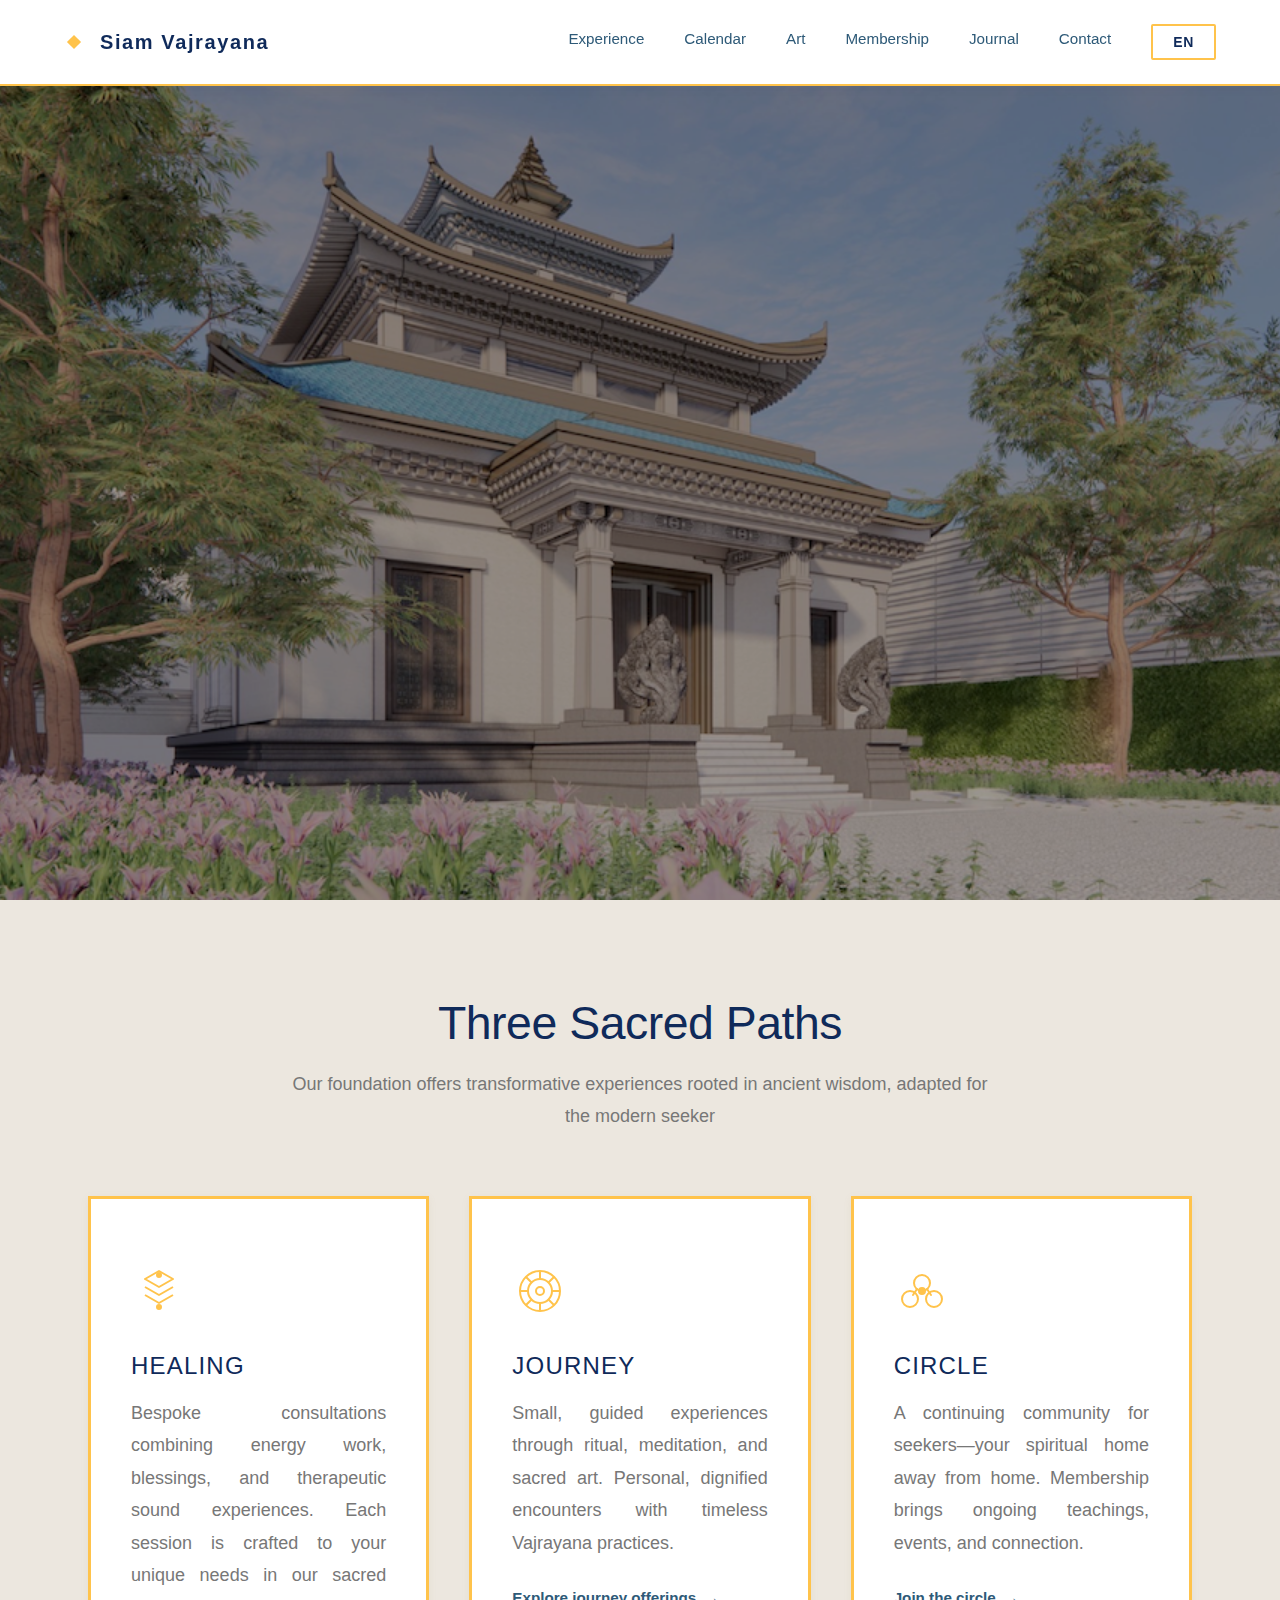
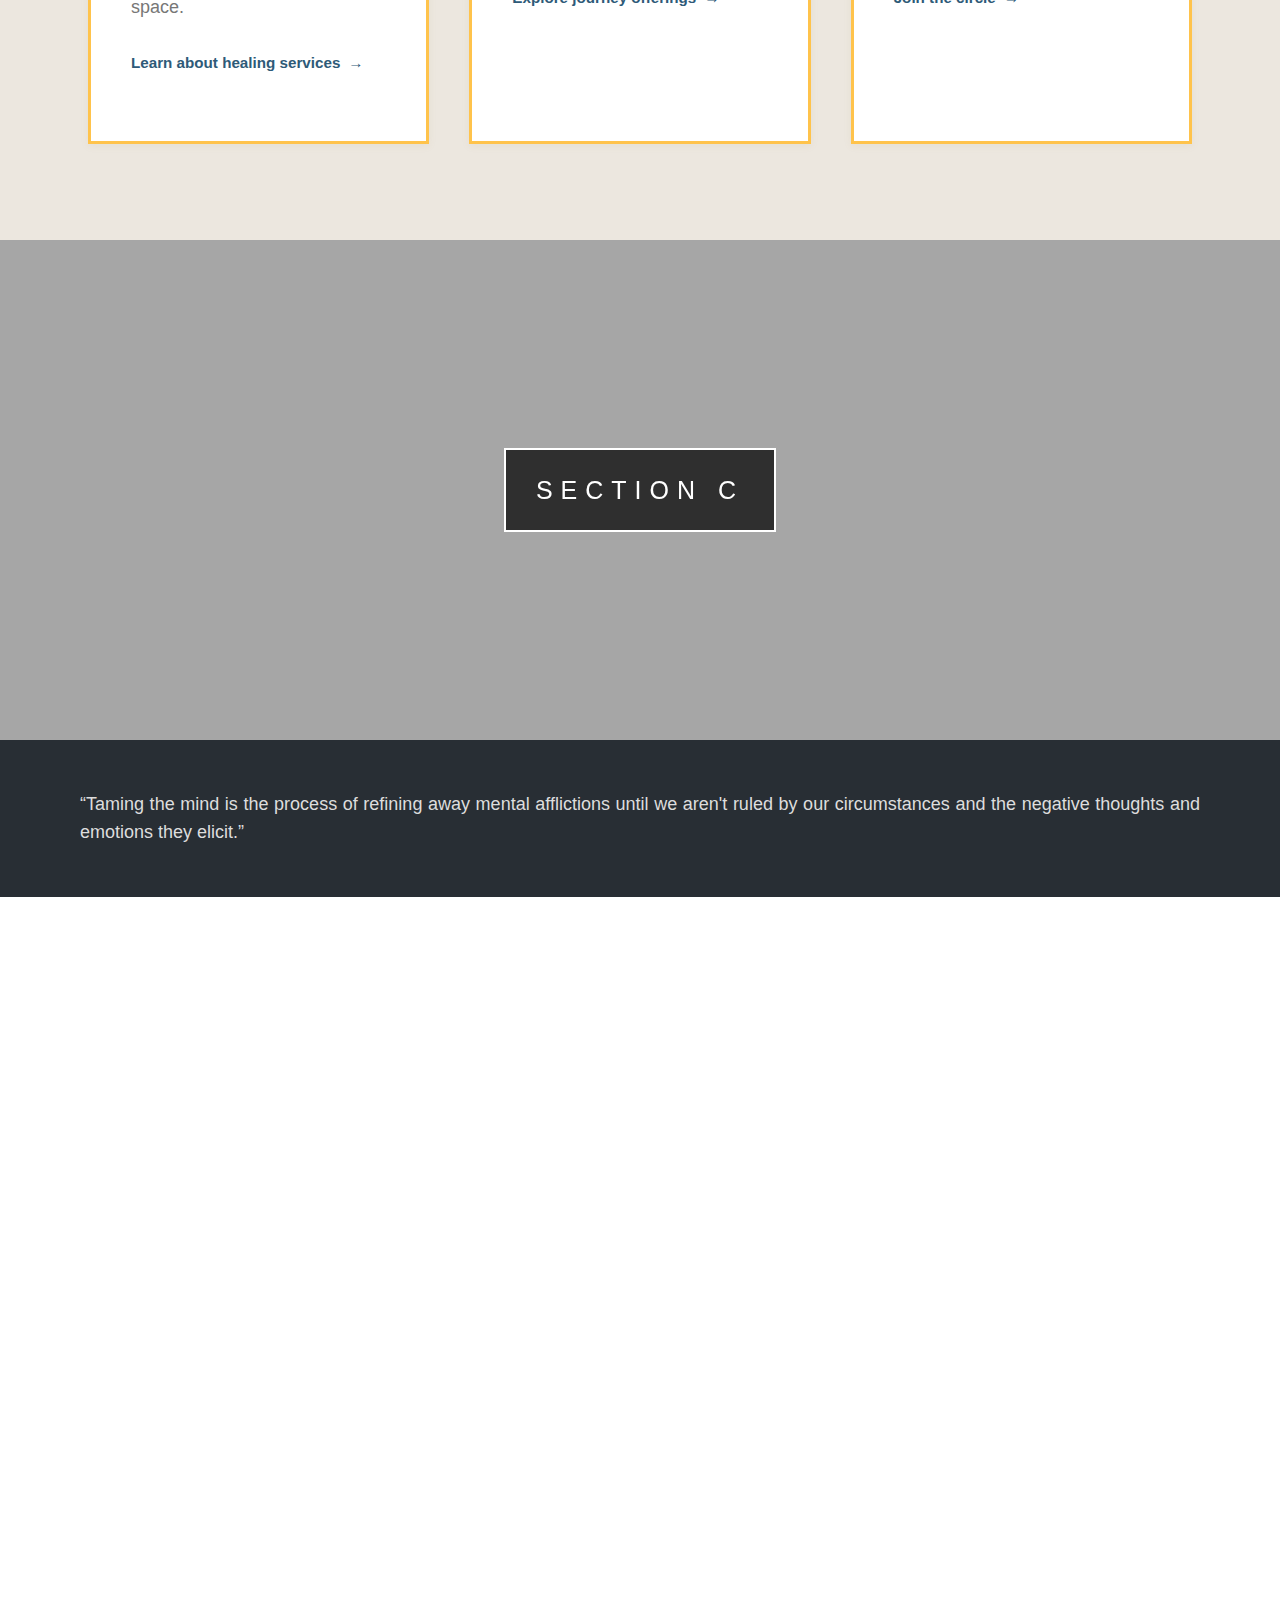
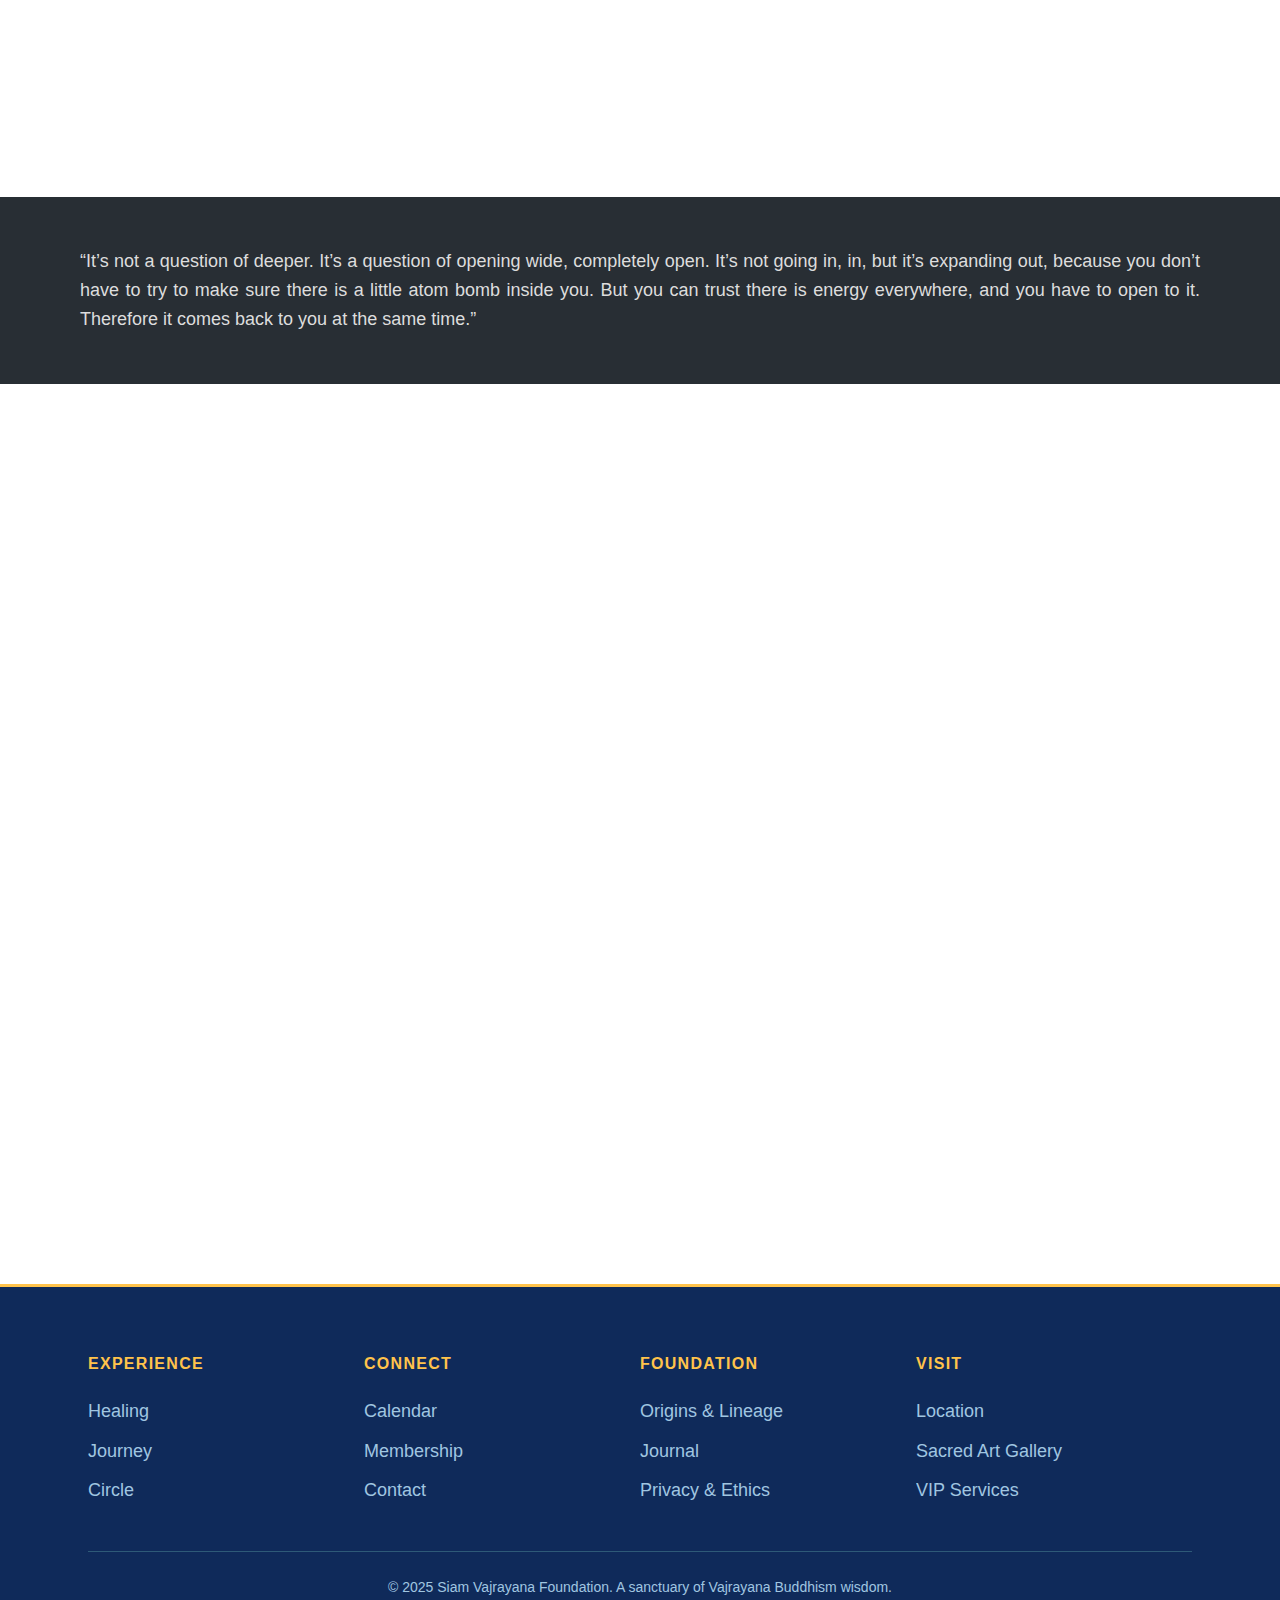
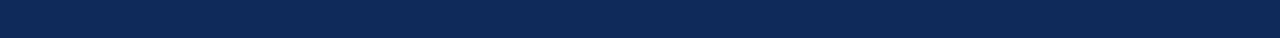
<file: sv-demo.html>
<!DOCTYPE html>
<html lang="en">
  <head>
    <meta charset="utf8" />
    <meta name="viewport" content="width=device-width, initial-scale=1" />
    <title>Siam Vajrayana</title>

    <!-- Preload the above-the-fold hero background -->
    <link rel="preload" as="image" href="img/sv-light.png" fetchpriority="high">
    <!-- Prefetch the other background images for smoother later loads -->
    <link rel="prefetch" as="image" href="img/sv-inside.png">
    <link rel="prefetch" as="image" href="img/sv-dark.png">
    <link rel="prefetch" as="image" href="img/16-Arhats-and-Shakyamuni-Buddha.jpg">
    
    <style>
      /* ──────────────────────────────────────────────────────────────
         1) DESIGN TOKENS
         ────────────────────────────────────────────────────────────── */
      :root{
        --sv-blue-900:#0F2A5A;
        --sv-blue-700:#2E5A78;
        --sv-blue-300:#A0C6E1;
        --gilded-gold:#FFC34B;
        --gilded-gold-o: #A8894A;
        --pure-white:#FFFFFF;
        --ivory-stone: #ECE7DF;
        --cinnabar: #9F2F2B;
        --text-primary:#1A1A1A;
        --font-display:'Outfit',-apple-system,sans-serif;
        --font-body:'Inter',-apple-system,sans-serif;
        --space-xs:.5rem;
        --space-sm:1rem;
        --space-md:1.5rem;
        --space-lg:2.5rem;
        --space-xl:4rem;
        --space-2xl:6rem;
        --ease-ceremonial:cubic-bezier(0.16,1,0.3,1);
        --duration-fast:200ms;
        --duration-med:350ms;
        --menu-speed:550ms;
        --header-offset:96px;
        --logo-gap:1rem;
        /* default (closed) menu transitions – keep visibility hidden after the animation */
        --menu-panel-transitions:
          max-height var(--menu-speed) var(--ease-ceremonial),
          padding   var(--menu-speed) var(--ease-ceremonial),
          transform var(--menu-speed) var(--ease-ceremonial),
          opacity   var(--menu-speed) var(--ease-ceremonial),
          visibility 0s linear var(--menu-speed);
      }

      /* ──────────────────────────────────────────────────────────────
         2) RESET & BASE
         ────────────────────────────────────────────────────────────── */
      *{margin:0;padding:0;box-sizing:border-box;}
      html{scroll-behavior:smooth;}
      @media (prefers-reduced-motion:reduce){
        *,*::before,*::after{
          animation-duration:.01ms!important;
          animation-iteration-count:1!important;
          transition-duration:.01ms!important;
        }
        html{scroll-behavior:auto;}
      }
      body{
        min-height:100%;
        font-family:var(--font-body);
        background:var(--pure-white);
        color:var(--text-primary);
        line-height:1.6;
        font-size:clamp(1rem,.95rem + .25vw,1.125rem);
        -webkit-font-smoothing:antialiased;
      }
      /* Anchor jump fix */
      :target{scroll-margin-top:var(--header-offset);}

      /* ──────────────────────────────────────────────────────────────
         3) TYPE
         ────────────────────────────────────────────────────────────── */
      h1,h2,h3{font-family:var(--font-display);font-weight:500;line-height:1.2;}
      h1{font-size:clamp(2.5rem,4vw + 1rem,4.5rem);letter-spacing:-.02em;}
      h2{font-size:clamp(2rem,3vw + .5rem,3.5rem);letter-spacing:-.01em;}
      h3{font-size:clamp(1.25rem,2vw,1.5rem);letter-spacing:.05em;text-transform:uppercase;color:#111;}

      /* ──────────────────────────────────────────────────────────────
         4) LAYOUT
         ────────────────────────────────────────────────────────────── */
      .container{width:90%;max-width:1400px;margin:0 auto;padding:0 var(--space-md);}
      section{position:relative;overflow:hidden;}
      .section{text-align:justify;padding:50px 80px;}
      .section--light{background:var(--ivory-stone);color:#777;}
      .section--dark{background:#282E34;color:#ddd;}

      /* ──────────────────────────────────────────────────────────────
         5) HEADER & NAV
         ────────────────────────────────────────────────────────────── */
      .header{
        position:fixed;inset:0 0 auto 0;z-index:1000;
        background:var(--pure-white);
        border-bottom:2px solid var(--gilded-gold);
        box-shadow:0 2px 12px rgba(15,42,90,.04);
        transition:transform var(--duration-med) var(--ease-ceremonial);
      }
      .header__inner{
        display:flex;justify-content:space-between;align-items:center;
        padding:var(--space-md) 0;
        max-width:1400px;margin:0 auto;width:90%;
      }
      /* Logo */
      .header__logo{
        display:inline-flex;align-items:center;gap:var(--logo-gap);
        color:var(--sv-blue-900);font-family:var(--font-display);font-size:1.25rem;font-weight:600;
        letter-spacing:.08em;text-decoration:none;
      }
      .header__logo-icon{width:20px;height:20px;display:block;color:var(--gilded-gold);}
      /* Desktop nav */
      .header__nav{display:flex;gap:var(--space-lg);list-style:none;}
      .header__nav-link{
        color:var(--sv-blue-700);text-decoration:none;font-size:.95rem;font-weight:500;position:relative;padding:.5rem 0;
        transition:color var(--duration-fast) var(--ease-ceremonial);
      }
      .header__nav-link::after{
        content:'';position:absolute;bottom:0;left:0;width:0;height:2px;background:var(--gilded-gold);
        transition:width var(--duration-med) var(--ease-ceremonial);
      }
      @media (hover:hover){
        .header__nav-link:hover{color:var(--sv-blue-900);}
        .header__nav-link:hover::after{width:100%;}
      }
      /* Language button (inside nav) */
      .header__lang{
        background:var(--pure-white);border:2px solid var(--gilded-gold);
        color:var(--sv-blue-900);padding:.5rem 1.25rem;border-radius:2px;
        cursor:pointer;font-size:.875rem;font-weight:600;letter-spacing:.05em;
        transition:all var(--duration-fast) var(--ease-ceremonial);
      }
      @media (hover:hover){
        .header__lang:hover{background:var(--sv-blue-900);color:#fff;border-color:var(--sv-blue-900);}
      }
      .header__lang:focus-visible{outline:2px solid var(--gilded-gold);outline-offset:4px;}

      /* Hamburger button + animated perfect "X" */
      .header__menu-toggle{display:none;background:none;border:none;cursor:pointer;padding:.5rem;color:var(--sv-blue-900);}
      .header__menu-toggle svg{display:block;overflow:visible;}
      .header__menu-toggle .bar{
        stroke-linecap:round;
        vector-effect:non-scaling-stroke;
        /* ensure transforms are calculated from the SVG viewBox center */
        transform-box:view-box;
        transform-origin:12px 12px;
        transition:
          transform var(--duration-med) var(--ease-ceremonial),
          opacity   var(--duration-med) var(--ease-ceremonial);
      }
      /* Open state → bars rotate around center and cross exactly at (12,12) */
      .header.header--open .header__menu-toggle .bar--top{ opacity:0;}
      .header.header--open .header__menu-toggle .bar--mid-1{ transform: translateY(4px) translateX(0px) rotate(45deg); }
      .header.header--open .header__menu-toggle .bar--mid-2{ transform: translateY(0px) translateX(0px) rotate(-45deg); }
      .header.header--open .header__menu-toggle .bar--bot{ opacity:0; }

      /* ──────────────────────────────────────────────────────────────
         6) PARALLAX / BACKGROUND SECTIONS
         ────────────────────────────────────────────────────────────── */

      /* CHANGED: remove opacity from .bgimg so it doesn't affect children;
         use an overlay pseudo-element instead */
      .bgimg{
        position:relative;
        /* removed: opacity:.65; */
        background-attachment:fixed;
        background-position:center;
        background-repeat:no-repeat;
        background-size:cover;

        /* perf hints (optional) */
        content-visibility:auto;
        contain-intrinsic-size:100vh;

        /* ensure overlay and children stack correctly */
        isolation:isolate;
      }
      /* dimming overlay that doesn't affect inner content */
      .bgimg::before{
        content:"";
        position:absolute;
        inset:0;
        background:rgba(0,0,0,.35); /* adjust darkness as needed */
        z-index:0;
      }
      /* keep inner content above the overlay */
      .bgimg > *{
        position:relative;
        z-index:1;
      }

      @supports (-webkit-overflow-scrolling:touch){.bgimg{background-attachment:scroll;}}
      .bgimg-1{background-image:url("img/sv-light.png");min-height:100vh;}
      .bgimg-2{background-image:url("img/sv-inside.png");min-height:500px;}
      .bgimg-3{background-image:url("img/sv-dark.png");min-height:500px;}
      .bgimg-4{background-image:url("img/16-Arhats-and-Shakyamuni-Buddha.jpg");min-height:500px;}

      .caption{position:absolute;inset:0;display:grid;place-items:center;z-index:2;text-align:center;color:#fff;}
      .caption-text,.caption-badge{
        background-color:rgba(17,17,17,.8);color:#fff;padding:20px 30px;letter-spacing:8px;text-transform:uppercase;
        font-weight:300;border:2px solid #fff;backdrop-filter:blur(5px);animation:fadeInUp 600ms var(--ease-ceremonial) both;
      }
      .caption-text{font-size:clamp(18px,4vw,28px);}
      .caption-badge{font-size:25px;}
      @keyframes fadeInUp{from{opacity:0;transform:translateY(12px);}to{opacity:1;transform:translateY(0);}}


      /* ===== BUTTONS ===== */
      .btn {
        display: inline-block;
        padding: 1rem 2.5rem;
        text-decoration: none;
        font-weight: 600;
        border-radius: 2px;
        transition: all var(--duration-med) var(--ease-ceremonial);
        border: 2px solid transparent;
        font-size: 1rem;
        cursor: pointer;
        min-width: 200px;
        text-align: center;
        letter-spacing: 0.02em;
      }
      .btn-primary {
        background: var(--pure-white);
        color: var(--sv-blue-900);
        border-color: var(--gilded-gold);
      }
      .btn-primary:hover {
        background: var(--gilded-gold);
        color: var(--pure-white);
        border-color: var(--gilded-gold);
        transform: translateY(-2px);
        box-shadow: 0 8px 24px rgba(168, 137, 74, 0.3);
      }
      .btn-secondary {
        background: transparent;
        color: var(--pure-white);
        border-color: var(--pure-white);
      }
      .btn-secondary:hover {
        background: var(--pure-white);
        color: var(--sv-blue-900);
        border-color: var(--pure-white);
      }
      .btn:focus-visible {
        outline: 3px solid var(--gilded-gold);
        outline-offset: 4px;
      }

      /* ===== HERO SECTION ===== */
      .hero {
        min-height: 100vh;
        display: flex;
        align-items: center;
        justify-content: center;
        position: relative;
        background: linear-gradient(180deg, 
          var(--sv-blue-900) 0%, 
          var(--sv-blue-700) 50%,
          var(--sv-blue-500) 100%
        );
        overflow: hidden;
      }  

      .hero-content {
        position: relative;
        z-index: 10;
        text-align: center;
        color: var(--pure-white);
        max-width: 900px;
        padding: var(--space-2xl) var(--space-md);
      }
      .hero h1 { font-weight: 600; margin-bottom: var(--space-md); opacity:0; animation: fadeInUp 1s var(--ease-ceremonial) .3s forwards; text-shadow:0 0 20px var(--gilded-gold)}
      .hero .subline { margin-bottom: var(--space-xl); opacity:0; animation: fadeInUp 1s var(--ease-ceremonial) .6s forwards; }
      .cta-group { display:flex; gap:var(--space-md); justify-content:center; flex-wrap:wrap; opacity:0; animation: fadeInUp 1s var(--ease-ceremonial) .9s forwards; }

      /* ===== EXPERIENCE SECTION (Pure White) ===== */
        .experience {
            padding: var(--space-2xl) 0;
            background: var(--ivory-stone);
        }
        
        .section-header {
            text-align: center;
            margin-bottom: var(--space-xl);
        }
        
        .section-header h2 {
            color: var(--sv-blue-900);
            margin-bottom: var(--space-sm);
        }
        
        .section-header p {
            color: var(--text-secondary);
            max-width: 700px;
            margin: 0 auto;
            line-height: 1.8;
        }
        
        .experience-grid {
            display: grid;
            grid-template-columns: repeat(auto-fit, minmax(320px, 1fr));
            gap: var(--space-lg);
            margin-top: var(--space-xl);
        }
        
        .experience-card {
            background: var(--pure-white);
            border: 3px solid var(--gilded-gold);
            padding: var(--space-xl) var(--space-lg);
            position: relative;
            transition: all var(--duration-med) var(--ease-ceremonial);
            text-decoration: none;
            color: inherit;
            display: block;
            box-shadow: 0 2px 8px rgba(168, 137, 74, 0.08);
        }
        
        .experience-card::before {
            content: '';
            position: absolute;
            inset: -3px;
            border: 3px solid var(--sv-blue-500);
            opacity: 0;
            transition: opacity var(--duration-med) var(--ease-ceremonial);
        }
        
        .experience-card:hover {
            transform: translateY(-6px);
            box-shadow: 0 16px 48px rgba(15, 42, 90, 0.12);
            border-color: var(--sv-blue-500);
        }
        
        .experience-card:hover::before {
            opacity: 0.3;
        }
        
        .card-icon {
            width: 56px;
            height: 56px;
            margin-bottom: var(--space-md);
            color: var(--gilded-gold);
            stroke-width: 2;
        }
        
        .experience-card h3 {
            color: var(--sv-blue-900);
            margin-bottom: var(--space-sm);
        }
        
        .experience-card p {
            color: var(--text-secondary);
            line-height: 1.8;
            margin-bottom: var(--space-md);
        }
        
        .card-link {
            color: var(--sv-blue-700);
            font-weight: 600;
            font-size: 0.95rem;
            display: inline-flex;
            align-items: center;
            gap: 0.5rem;
        }
        
        .card-link::after {
            content: '→';
            transition: transform var(--duration-fast) var(--ease-ceremonial);
        }
        
        .experience-card:hover .card-link {
            color: var(--gilded-gold);
        }
        
        .experience-card:hover .card-link::after {
            transform: translateX(6px);
        }

      /* ===== FRIEZE DIVIDER ===== */
      .frieze {
        height: 3px;
        background: linear-gradient(90deg, 
          transparent 0%, 
          var(--gilded-gold) 15%, 
          var(--gilded-gold) 85%, 
          transparent 100%
        );
        margin: var(--space-xl) auto;
        max-width: 800px;
        position: relative;
        z-index: 99;
      }
      .frieze::before,
      .frieze::after {
        content: '◆';
        position: absolute;
        top: 50%;
        transform: translateY(-50%);
        color: var(--gilded-gold);
        font-size: 0.75rem;
      }
      .frieze::before { left: 10%; }
      .frieze::after { right: 10%; }

      /* ──────────────────────────────────────────────────────────────
         7) FOOTER
         ────────────────────────────────────────────────────────────── */
      .footer{
        background:var(--sv-blue-900);color:#fff;
        padding:var(--space-xl) 0 var(--space-lg);
        border-top:3px solid var(--gilded-gold);
      }
      .footer__grid{
        display:grid;grid-template-columns:repeat(auto-fit,minmax(250px,1fr));
        gap:0;margin-bottom:var(--space-lg);
      }
      .footer__title{
        color:var(--gilded-gold);margin-bottom:var(--space-sm);
        font-size:1rem;font-weight:600;letter-spacing:.08em;text-transform:uppercase;
      }
      .footer__list{list-style:none;}
      .footer__link{
        color:var(--sv-blue-300);text-decoration:none;line-height:2.2;display:inline-block;
        transition:color var(--duration-fast) var(--ease-ceremonial);
      }
      @media (hover:hover){
        .footer__link:hover{color:#fff;transform:translateX(4px);}
      }
      .footer__bottom{
        border-top:1px solid var(--sv-blue-700);
        padding-top:var(--space-md);
        text-align:center;
        color:var(--sv-blue-300);
        font-size:.875rem;
      }

      /* ──────────────────────────────────────────────────────────────
         8) RESPONSIVE (≤ 768px)
         ────────────────────────────────────────────────────────────── */
      @media (max-width:768px){
        .header__menu-toggle{display:block;}
        .header{overflow:hidden;}
        /* Keep bar compact when collapsed; remove vertical gap created by hidden nav */
        .header__inner{
          padding:var(--space-sm) 0;
          display:flex;
          flex-wrap:wrap;
          align-items:center;
          column-gap:var(--space-sm);
          row-gap:0;
        }
        .header.header--open .header__inner{ row-gap:var(--space-sm); }

        /* Mobile nav panel (closed) */
        .header__nav{
          order:2;width:100%;position:relative;
          display:flex;flex-direction:column;gap:var(--space-md);
          background:var(--pure-white);
          padding:0 var(--space-lg);
          max-height:0;overflow:hidden;visibility:hidden;transform-origin:top;transform:scaleY(0);opacity:0;
          transition: var(--menu-panel-transitions);
          will-change:max-height,padding,transform,opacity;
        }
        .header__nav::before{
          content:"";position:absolute;left:5%;right:5%;top:0;height:1px;
          background:rgba(168,137,74,.5);opacity:0;transition:opacity var(--duration-med) var(--ease-ceremonial);
          pointer-events:none;
        }
        .header__nav-link{padding:.75rem 0;}

        /* OPEN: instant visibility; other props animate */
        .header.header--open .header__nav{
          max-height:80vh;padding-top:var(--space-md);padding-bottom:var(--space-md);
          visibility:visible;transform:scaleY(1);opacity:1;
          transition:
            max-height var(--menu-speed) var(--ease-ceremonial),
            padding   var(--menu-speed) var(--ease-ceremonial),
            transform var(--menu-speed) var(--ease-ceremonial),
            opacity   var(--menu-speed) var(--ease-ceremonial),
            visibility 0s linear;
        }
        .header.header--open .header__nav::before{opacity:1;}

        .experience-grid {
                grid-template-columns: 1fr;
            }

        :root{--header-offset:84px;}

        /* Footer accordion + hide top border under copyright bar */
        .footer{padding:var(--space-lg) 0;}
        .footer__grid{grid-template-columns:1fr;gap:var(--space-sm);margin-bottom:var(--space-md);}
        .footer__section{border-bottom:1px solid rgba(255,255,255,.08);padding-block:.25rem;}
        .footer__title{
          margin:0;padding:.875rem .25rem;font-size:.95rem;letter-spacing:.07em;
          display:flex;align-items:center;justify-content:space-between;cursor:pointer;user-select:none;
        }
        .footer__title::after{
          content:"";width:10px;height:10px;border-right:2px solid var(--gilded-gold);border-bottom:2px solid var(--gilded-gold);
          transform:rotate(-45deg);transition:transform var(--duration-med) var(--ease-ceremonial);margin-left:.5rem;
        }
        .footer__list{
          max-height:0;overflow:hidden;opacity:0;
          transition:max-height 400ms var(--ease-ceremonial),opacity 300ms var(--ease-ceremonial);
          padding:0 .25rem;
        }
        .footer__section--open .footer__title::after{transform:rotate(135deg);}
        .footer__section--open .footer__list{max-height:320px;opacity:1;padding-bottom:.5rem;}
        .footer__link{line-height:2;}
        .footer__bottom{border-top:none;}
      }
    </style>
  </head>
  <body>
    <header class="header" aria-label="Primary">
      <nav aria-label="Primary navigation">
        <div class="header__inner">
          <a href="#" class="header__logo" aria-label="Siam Vajrayana home">
            <svg class="header__logo-icon" viewBox="0 0 24 24" aria-hidden="true" focusable="false">
              <rect x="6" y="6" width="12" height="12" transform="rotate(45 12 12)" fill="currentColor"/>
            </svg>
            <span>Siam Vajrayana</span>
          </a>
          <ul class="header__nav" id="primary-nav" role="list" aria-hidden="true">
            <li class="header__nav-item"><a class="header__nav-link" href="#experience">Experience</a></li>
            <li class="header__nav-item"><a class="header__nav-link" href="#calendar">Calendar</a></li>
            <li class="header__nav-item"><a class="header__nav-link" href="#art">Art</a></li>
            <li class="header__nav-item"><a class="header__nav-link" href="#membership">Membership</a></li>
            <li class="header__nav-item"><a class="header__nav-link" href="#journal">Journal</a></li>
            <li class="header__nav-item"><a class="header__nav-link" href="#contact">Contact</a></li>
            <li class="header__nav-item header__nav-item--lang">
              <button class="header__lang" aria-label="Switch language">EN</button>
            </li>
          </ul>
          <button
            class="header__menu-toggle"
            aria-label="Open menu"
            aria-controls="primary-nav"
            aria-expanded="false">
            <svg width="28" height="28" viewBox="0 0 24 24" fill="none" stroke="currentColor" stroke-width="2" aria-hidden="true">
              <!-- Bars positioned at y=5/12/12/19 (two middle lines overlap to form an X) -->
              <line class="bar bar--top"   x1="-2" y1="5"  x2="21" y2="5"></line>
              <line class="bar bar--mid-1" x1="-2" y1="12" x2="21" y2="12"></line>
              <line class="bar bar--mid-2" x1="-2" y1="12" x2="21" y2="12"></line>
              <line class="bar bar--bot"   x1="-2" y1="19" x2="21" y2="19"></line>
            </svg>
          </button>
        </div>
      </nav>
    </header>

    <main id="main">
      <div class="bgimg bgimg-1" role="img" aria-label="Mountain landscape">
        <section class="hero">
          <div class="hero-content">
            <h1>Enter the Mandala</h1>
            <p class="subline">A sanctuary of Thai Vajrayana wisdom, healing arts, and sacred journeys in the heart of Thailand</p>
            <div class="cta-group">
              <a href="#experience" class="btn btn-primary">Explore Our Path</a>
              <a href="#contact" class="btn btn-secondary">Book a Private Visit</a>
            </div>
          </div>
        </section>
      </div>


      <section class="section section--light experience" id="experience" aria-labelledby="parallax-demo-title">
        <div class="container">
            <div class="section-header">
                <h2>Three Sacred Paths</h2>
                <p>Our foundation offers transformative experiences rooted in ancient wisdom, adapted for the modern seeker</p>
            </div>
            
            <div class="experience-grid">
                <a href="#healing" class="experience-card">
                    <!-- Custom Thai Vajrayana-inspired icon: Stacked offerings/layers -->
                    <svg class="card-icon" viewBox="0 0 56 56" fill="none" stroke="currentColor">
                        <path d="M28 8 L14 16 L28 24 L42 16 Z" stroke-width="2" stroke-linejoin="round"/>
                        <path d="M14 24 L28 32 L42 24" stroke-width="2" stroke-linejoin="round"/>
                        <path d="M14 32 L28 40 L42 32" stroke-width="2" stroke-linejoin="round"/>
                        <circle cx="28" cy="12" r="2" fill="currentColor"/>
                        <circle cx="28" cy="44" r="2" fill="currentColor"/>
                    </svg>
                    <h3>Healing</h3>
                    <p>Bespoke consultations combining energy work, blessings, and therapeutic sound experiences. Each session is crafted to your unique needs in our sacred space.</p>
                    <span class="card-link">Learn about healing services</span>
                </a>
                
                <a href="#journey" class="experience-card">
                    <!-- Custom icon: Mandala with 8-fold path -->
                    <svg class="card-icon" viewBox="0 0 56 56" fill="none" stroke="currentColor">
                        <circle cx="28" cy="28" r="20" stroke-width="2"/>
                        <circle cx="28" cy="28" r="12" stroke-width="2"/>
                        <circle cx="28" cy="28" r="4" stroke-width="2"/>
                        <line x1="28" y1="8" x2="28" y2="16" stroke-width="2"/>
                        <line x1="28" y1="40" x2="28" y2="48" stroke-width="2"/>
                        <line x1="8" y1="28" x2="16" y2="28" stroke-width="2"/>
                        <line x1="40" y1="28" x2="48" y2="28" stroke-width="2"/>
                        <line x1="13.8" y1="13.8" x2="19.8" y2="19.8" stroke-width="2"/>
                        <line x1="36.2" y1="36.2" x2="42.2" y2="42.2" stroke-width="2"/>
                        <line x1="42.2" y1="13.8" x2="36.2" y2="19.8" stroke-width="2"/>
                        <line x1="19.8" y1="36.2" x2="13.8" y2="42.2" stroke-width="2"/>
                    </svg>
                    <h3>Journey</h3>
                    <p>Small, guided experiences through ritual, meditation, and sacred art. Personal, dignified encounters with timeless Vajrayana practices.</p>
                    <span class="card-link">Explore journey offerings</span>
                </a>
                
                <a href="#circle" class="experience-card">
                    <!-- Custom icon: Interconnected circles (sangha/community) -->
                    <svg class="card-icon" viewBox="0 0 56 56" fill="none" stroke="currentColor">
                        <circle cx="28" cy="20" r="8" stroke-width="2"/>
                        <circle cx="16" cy="36" r="8" stroke-width="2"/>
                        <circle cx="40" cy="36" r="8" stroke-width="2"/>
                        <path d="M23 26 L19 32" stroke-width="2" stroke-linecap="round"/>
                        <path d="M33 26 L37 32" stroke-width="2" stroke-linecap="round"/>
                        <circle cx="28" cy="28" r="3" fill="currentColor"/>
                    </svg>
                    <h3>Circle</h3>
                    <p>A continuing community for seekers—your spiritual home away from home. Membership brings ongoing teachings, events, and connection.</p>
                    <span class="card-link">Join the circle</span>
                </a>
            </div>
        </div>
    </section>


      <div class="bgimg bgimg-2" role="img" aria-label="Forest landscape">
        <div class="caption"><span class="caption-badge">SECTION C</span></div>
      </div>

      <section class="section section--dark">
        <p>“Taming the mind is the process of refining away mental afflictions until we aren't ruled by our circumstances and the negative thoughts and emotions they elicit.” </p>
      </section>

      <div class="bgimg bgimg-4" role="img" aria-label="Beach landscape">
        <div class="caption"><span class="caption-badge">SECTION D</span></div>
      </div>

      <section class="section section--dark">
        <p>“It’s not a question of deeper. It’s a question of opening wide, completely open. It’s not going in, in, but it’s expanding out, because you don’t have to try to make sure there is a little atom bomb inside you. But you can trust there is energy everywhere, and you have to open to it. Therefore it comes back to you at the same time.” </p>
      </section>

      <div class="bgimg bgimg-3" role="img" aria-label="Mountain landscape again">
        <div class="caption"><span class="caption-badge">SECTION E</span></div>
      </div>
    </main>

    <footer class="footer" aria-label="Footer">
      <div class="container">
        <div class="footer__grid">
          <section class="footer__section">
            <h4 class="footer__title" role="button" tabindex="0" aria-expanded="true">Experience</h4>
            <ul class="footer__list">
              <li><a class="footer__link" href="#healing">Healing</a></li>
              <li><a class="footer__link" href="#journey">Journey</a></li>
              <li><a class="footer__link" href="#circle">Circle</a></li>
            </ul>
          </section>

          <section class="footer__section">
            <h4 class="footer__title" role="button" tabindex="0" aria-expanded="true">Connect</h4>
            <ul class="footer__list">
              <li><a class="footer__link" href="#calendar">Calendar</a></li>
              <li><a class="footer__link" href="#membership">Membership</a></li>
              <li><a class="footer__link" href="#contact">Contact</a></li>
            </ul>
          </section>

          <section class="footer__section">
            <h4 class="footer__title" role="button" tabindex="0" aria-expanded="true">Foundation</h4>
            <ul class="footer__list">
              <li><a class="footer__link" href="#about">Origins &amp; Lineage</a></li>
              <li><a class="footer__link" href="#journal">Journal</a></li>
              <li><a class="footer__link" href="#privacy">Privacy &amp; Ethics</a></li>
            </ul>
          </section>

          <section class="footer__section">
            <h4 class="footer__title" role="button" tabindex="0" aria-expanded="true">Visit</h4>
            <ul class="footer__list">
              <li><a class="footer__link" href="#location">Location</a></li>
              <li><a class="footer__link" href="#art">Sacred Art Gallery</a></li>
              <li><a class="footer__link" href="#concierge">VIP Services</a></li>
            </ul>
          </section>
        </div>
        <div class="footer__bottom">
          <p>© 2025 Siam Vajrayana Foundation. A sanctuary of Vajrayana Buddhism wisdom.</p>
        </div>
      </div>
    </footer>

    <script>
      /* Prevent restoring previous scroll position on reload */
      (function(){
        if ('scrollRestoration' in history){
          history.scrollRestoration = 'manual';
        }
      })();

      /* Header menu toggle */
      (function () {
        const header = document.querySelector('.header');
        const btn    = document.querySelector('.header__menu-toggle');
        const panel  = document.getElementById('primary-nav');
        if (!header || !btn || !panel) return;

        const openMenu = () => {
          header.classList.add('header--open');
          btn.setAttribute('aria-expanded','true');
          panel.setAttribute('aria-hidden','false');
          const firstLink = panel.querySelector('a');
          if (firstLink) firstLink.focus({preventScroll:true});
        };

        const closeMenu = () => {
          header.classList.remove('header--open');
          btn.setAttribute('aria-expanded','false');
          panel.setAttribute('aria-hidden','true');
        };

        btn.addEventListener('click', () => {
          const expanded = btn.getAttribute('aria-expanded') === 'true';
          expanded ? closeMenu() : openMenu();
        });

        panel.addEventListener('click', (e) => { if (e.target.closest('a')) closeMenu(); });
        document.addEventListener('keydown', (e) => { if (e.key === 'Escape') closeMenu(); });
      })();

      /* Focus trap when menu is open */
      (function () {
        const header = document.querySelector('.header');
        const panel  = document.getElementById('primary-nav');
        if (!header || !panel) return;

        function onKeydown(e){
          if (!header.classList.contains('header--open') || e.key !== 'Tab') return;
          const focusables = header.querySelectorAll('a,button,[tabindex]:not([tabindex="-1"])');
          if (!focusables.length) return;
          const first = focusables[0];
          const last  = focusables[focusables.length - 1];
          if (e.shiftKey && document.activeElement === first){ e.preventDefault(); last.focus(); }
          else if (!e.shiftKey && document.activeElement === last){ e.preventDefault(); first.focus(); }
        }
        document.addEventListener('keydown', onKeydown);
      })();

      /* Footer accordion (mobile only) */
      (function () {
        const mq = window.matchMedia('(max-width: 768px)');
        const sections = document.querySelectorAll('.footer__section');

        function setExpanded(sec, expand){
          const title = sec.querySelector('.footer__title');
          if (!title) return;
          title.setAttribute('aria-expanded', String(expand));
          sec.classList.toggle('footer__section--open', expand);
        }

        function enableMobile(){
          sections.forEach(sec => {
            const title = sec.querySelector('.footer__title');
            if (!title) return;

            setExpanded(sec, false); // collapsed by default

            const toggle = () => setExpanded(sec, title.getAttribute('aria-expanded') !== 'true');

            if (title._footerClick){ title.removeEventListener('click', title._footerClick); }
            if (title._footerKey){   title.removeEventListener('keydown', title._footerKey); }

            title._footerClick = toggle;
            title._footerKey   = (e) => { if (e.key === 'Enter' || e.key === ' ') { e.preventDefault(); toggle(); } };

            title.addEventListener('click', title._footerClick);
            title.addEventListener('keydown', title._footerKey);
          });
        }

        function disableMobile(){
          sections.forEach(sec => {
            const title = sec.querySelector('.footer__title');
            if (!title) return;
            setExpanded(sec, true); // expanded on desktop
            if (title._footerClick){ title.removeEventListener('click', title._footerClick); title._footerClick = null; }
            if (title._footerKey){   title.removeEventListener('keydown', title._footerKey); title._footerKey = null; }
          });
        }

        const onChange = e => e.matches ? enableMobile() : disableMobile();
        onChange(mq);
        mq.addEventListener('change', onChange);
      })();
    </script>
  </body>
</html>
</file>
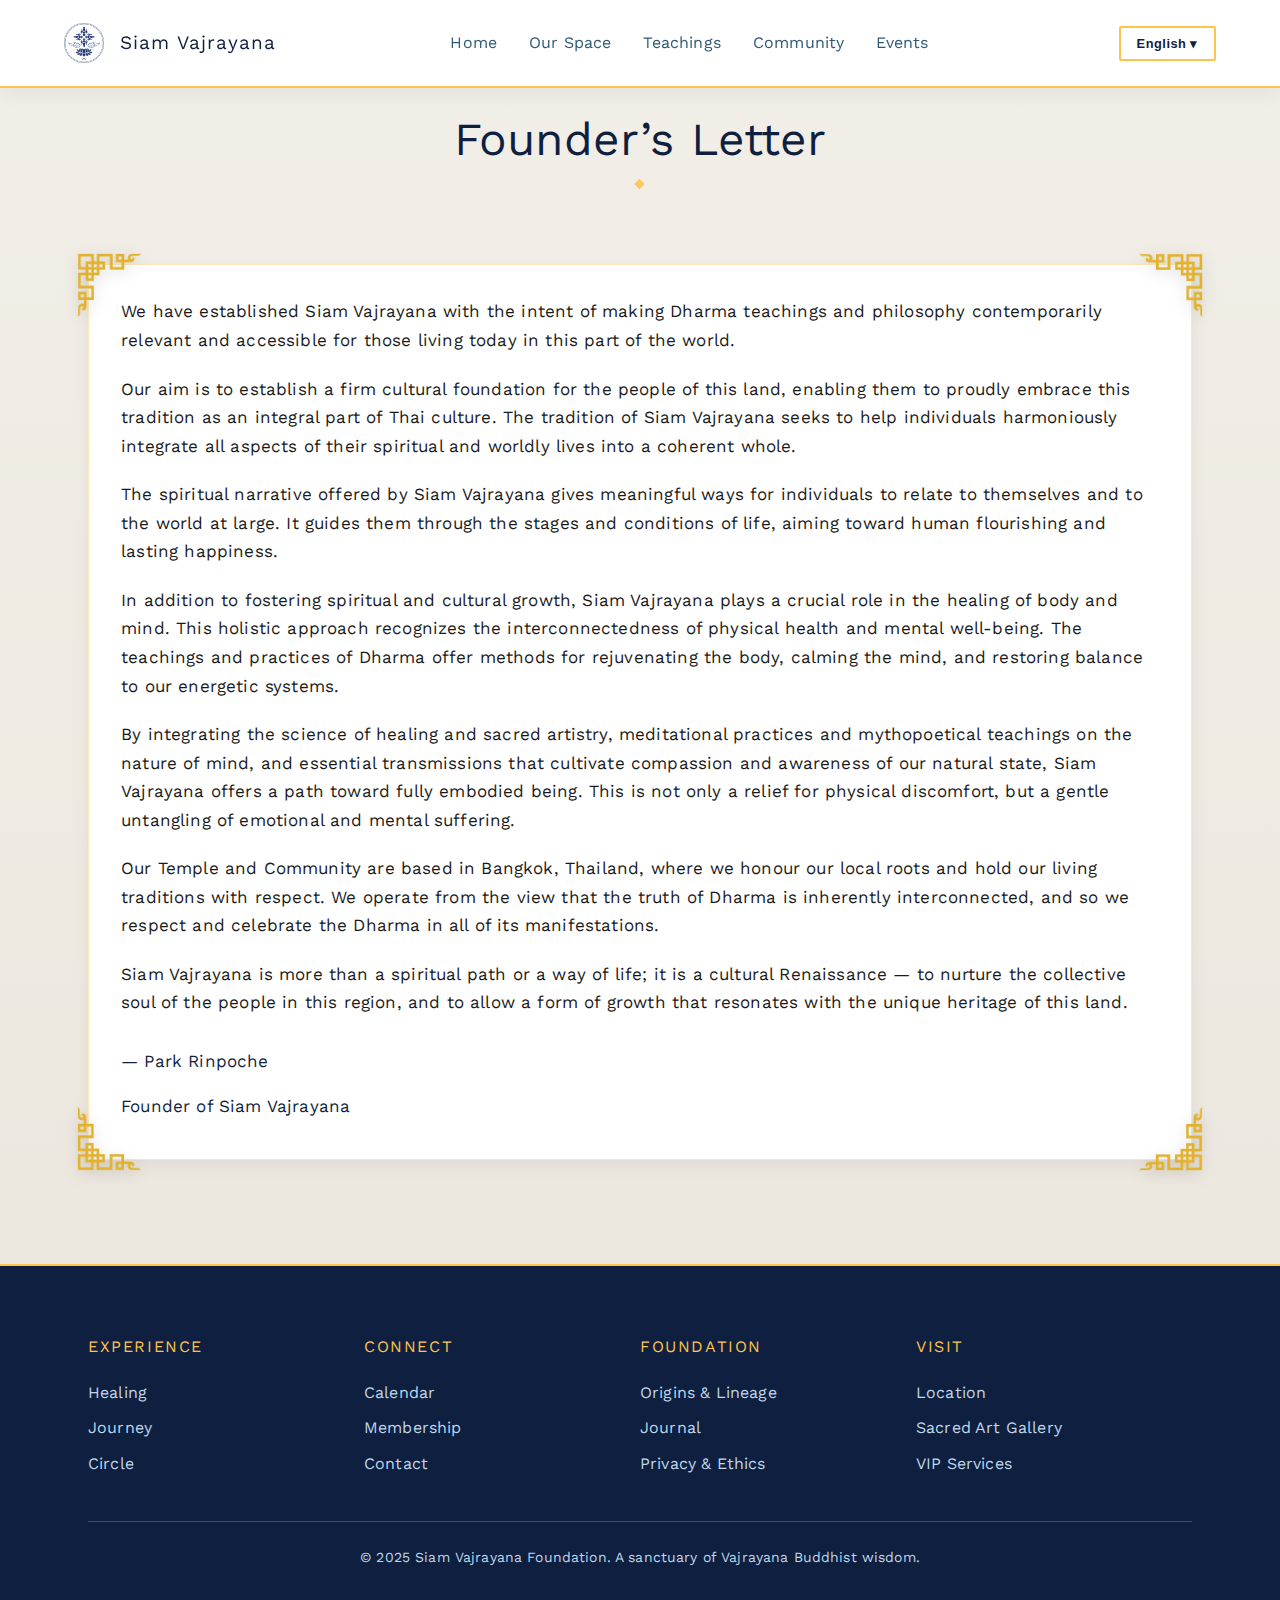
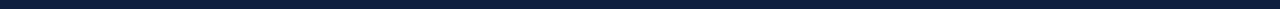
<file: v20251111/founder-s-letter.html>
<!DOCTYPE html>
<html lang="en">

<head>
  <meta charset="utf-8">
  <meta name="viewport" content="width=device-width, initial-scale=1">
  <title>Siam Vajrayana</title>

  <!-- SEO Meta Tags -->
  <meta name="description"
    content="Siam Vajrayana — a Thai-founded sanctuary for Vajrayana wisdom, sacred art, and contemplative journeys. Revival of Thailand's Mahayana/Vajrayana heritage for modern seekers.">
  <link rel="canonical" href="https://siamvajrayana.com/">
  <meta name="robots" content="index, follow">
  <meta name="theme-color" content="#FFC34B">

  <!-- Open Graph / Social Media Meta Tags -->
  <meta property="og:title" content="Siam Vajrayana">
  <meta property="og:description" content="Thai Vajrayana revival — wisdom, healing, sacred art, and community.">
  <meta property="og:type" content="website">
  <meta property="og:url" content="https://siamvajrayana.com/">
  <meta property="og:image" content="https://siamvajrayana.com/og.jpg">
  <meta property="og:image:width" content="1200">
  <meta property="og:image:height" content="630">
  <meta name="twitter:card" content="summary_large_image">

  <!-- Favicons -->
  <link rel="icon" href="img/core/logo-c300.ico" sizes="any">
  <link rel="apple-touch-icon" href="img/core/logo-c180.png">

  <!-- Language Alternates for SEO -->
  <link rel="alternate" href="https://siamvajrayana.com/?lang=en" hreflang="en">
  <link rel="alternate" href="https://siamvajrayana.com/?lang=th" hreflang="th">
  <link rel="alternate" href="https://siamvajrayana.com/" hreflang="x-default">

  <!-- Performance: Preload Critical Fonts -->
  <link rel="preload" href="font/WorkSans.woff2" as="font" type="font/woff2" crossorigin>
  <link rel="preload" href="font/JS-Chanok-Normal.woff2" as="font" type="font/woff2" crossorigin>

  <!-- Structured Data (Schema.org) -->
  <script type="application/ld+json">
  {
    "@context": "https://schema.org",
    "@type": "Organization",
    "name": "Siam Vajrayana Foundation",
    "alternateName": "สยามวัชรยาน",
    "url": "https://siamvajrayana.com",
    "logo": "https://siamvajrayana.com/logo.png",
    "description": "A Thai-founded sanctuary for Vajrayana wisdom, sacred art, and contemplative journeys. Revival of Thailand's Mahayana/Vajrayana heritage for modern seekers.",
    "address": {
      "@type": "PostalAddress",
      "addressCountry": "TH"
    },
    "contactPoint": {
      "@type": "ContactPoint",
      "contactType": "Customer Service",
      "availableLanguage": ["English", "Thai"]
    },
    "sameAs": []
  }
  </script>

  <!-- Stylesheets and Scripts -->
  <link rel="stylesheet" href="css/main.css">
  <link rel="stylesheet" href="css/content.css">
  <script src="js/main.js" defer></script>
</head>

<body>
  <!-- ========================================
       ACCESSIBILITY
       Skip link for keyboard navigation
  ======================================== -->
  <a href="#main" class="skip-link">Skip to content</a>

  <!-- ========================================
       HEADER
       Fixed navigation bar with:
       - Logo
       - Desktop navigation menu
       - Mobile hamburger toggle
       - Language switcher (desktop/mobile)
  ======================================== -->
  <header class="header" aria-label="Primary site header">
    <nav aria-label="Primary navigation">
      <div class="header__inner">

        <!-- Logo: Links to homepage -->
        <a href="index.html" class="header__logo" aria-label="Siam Vajrayana home">
          <img src="img/core/logo-c300.webp" alt="" class="header__logo-icon" width="24" height="24" decoding="async"
            fetchpriority="high">
          <span data-i18n-en="Siam Vajrayana" data-i18n-th="สยามวัชรยาน">Siam Vajrayana</span>
        </a>

        <!-- Primary Navigation Menu -->
        <ul class="header__nav" id="primary-nav">
          <!-- Home -->
          <li class="header__nav-item" data-sub="home">
            <a class="header__nav-link" href="" data-i18n-en="Home" data-i18n-th="หน้าแรก">Home</a>
            <ul class="subnav" aria-label="Home submenu"></ul>
          </li>

          <!-- Our Space: Desktop hover shows submenu, mobile shows accordion -->
          <li class="header__nav-item" data-sub="ourspace">
            <a class="header__nav-link" data-i18n-en="Our Space" data-i18n-th="พื้นที่ของเรา">Our Space</a>
            <ul class="subnav" aria-label="Our Space submenu">
              <li><a href="#ourspace-a" data-i18n-en="Item 1.1" data-i18n-th="รายการ 1.1">Submenu 1.1</a></li>
              <li><a href="#ourspace-b" data-i18n-en="Item 1.2" data-i18n-th="รายการ 1.2">Submenu 1.2</a></li>
              <li><a href="#ourspace-c" data-i18n-en="Item 1.3" data-i18n-th="รายการ 1.3">Submenu 1.3</a></li>
            </ul>
          </li>

          <!-- Teachings -->
          <li class="header__nav-item" data-sub="teachings">
            <a class="header__nav-link" data-i18n-en="Teachings" data-i18n-th="คำสอน">Teachings</a>
            <ul class="subnav" aria-label="Teachings submenu">
              <li><a href="#teachings-a" data-i18n-en="Item 2.1" data-i18n-th="รายการ 2.1">Submenu 2.1</a></li>
              <li><a href="#teachings-b" data-i18n-en="Item 2.2" data-i18n-th="รายการ 2.2">Submenu 2.2</a></li>
              <li><a href="#teachings-c" data-i18n-en="Item 2.3" data-i18n-th="รายการ 2.3">Submenu 2.3</a></li>
            </ul>
          </li>

          <!-- Community -->
          <li class="header__nav-item" data-sub="community">
            <a class="header__nav-link" data-i18n-en="Community" data-i18n-th="ชุมชน">Community</a>
            <ul class="subnav" aria-label="Community submenu">
              <li><a href="#community-a" data-i18n-en="Item 3.1" data-i18n-th="รายการ 3.1">Submenu 3.1</a></li>
              <li><a href="#community-b" data-i18n-en="Item 3.2" data-i18n-th="รายการ 3.2">Submenu 3.2</a></li>
              <li><a href="#community-c" data-i18n-en="Item 3.3" data-i18n-th="รายการ 3.3">Submenu 3.3</a></li>
            </ul>
          </li>

          <!-- Events -->
          <li class="header__nav-item" data-sub="events">
            <a class="header__nav-link" data-i18n-en="Events" data-i18n-th="กิจกรรม">Events</a>
            <ul class="subnav" aria-label="Events submenu">
              <li><a href="#events-a" data-i18n-en="Item 4.1" data-i18n-th="รายการ 4.1">Submenu 4.1</a></li>
              <li><a href="#events-b" data-i18n-en="Item 4.2" data-i18n-th="รายการ 4.2">Submenu 4.2</a></li>
              <li><a href="#events-c" data-i18n-en="Item 4.3" data-i18n-th="รายการ 4.3">Submenu 4.3</a></li>
            </ul>
          </li>

          <!-- Mobile Language Selector: Only visible in mobile menu -->
          <li class="header__nav-item mobile-lang" aria-hidden="true">
            <div class="lang-dropdown">
              <button class="lang-btn" id="langToggleMobile" aria-haspopup="true" aria-expanded="false"
                aria-label="Change language">
                <!-- Text populated by JavaScript -->
              </button>
              <div class="lang-menu" id="langMenuMobile" aria-hidden="true">
                <!-- Options populated by JavaScript -->
              </div>
            </div>
          </li>
        </ul>

        <!-- Desktop Language Selector: Hidden on mobile -->
        <div class="lang-dropdown" id="langDropdownDesktop" aria-hidden="false">
          <button class="lang-btn" id="langToggle" aria-haspopup="true" aria-expanded="false"
            aria-label="Change language">
            <!-- Text populated by JavaScript -->
          </button>
          <div class="lang-menu" id="langMenu" aria-hidden="true">
            <!-- Options populated by JavaScript -->
          </div>
        </div>

        <!-- Mobile Menu Toggle Button (Hamburger) -->
        <button class="header__menu-toggle" aria-label="Main menu" aria-controls="primary-nav" aria-expanded="false">
          <svg width="28" height="28" viewBox="0 0 24 24" fill="none" stroke="currentColor" stroke-width="2"
            aria-hidden="true">
            <line class="bar bar--top" x1="-2" y1="5" x2="21" y2="5"></line>
            <line class="bar bar--mid-1" x1="-2" y1="12" x2="21" y2="12"></line>
            <line class="bar bar--mid-2" x1="-2" y1="12" x2="21" y2="12"></line>
            <line class="bar bar--bot" x1="-2" y1="19" x2="21" y2="19"></line>
          </svg>
        </button>
      </div>
    </nav>
  </header>

  <!-- ========================================
       DESKTOP SUBMENU BAR
       Appears below header on hover/focus
       Shows secondary navigation links
       Hidden on mobile (mobile uses accordion)
  ======================================== -->
  <div class="submenu" role="navigation" aria-label="Secondary navigation">
    <div class="submenu__inner">

      <!-- Our Space Submenu Group -->
      <div class="submenu__group" data-for="ourspace">
        <a class="submenu__link" href="#healing" data-i18n-en="Item 1.1" data-i18n-th="รายการ 1.1">Submenu 1.1</a>
        <a class="submenu__link" href="#journey" data-i18n-en="Item 1.2" data-i18n-th="รายการ 1.2">Submenu 1.2</a>
        <a class="submenu__link" href="#circle" data-i18n-en="Item 1.3" data-i18n-th="รายการ 1.3">Submenu 1.3</a>
      </div>

      <!-- Teachings Submenu Group -->
      <div class="submenu__group" data-for="teachings">
        <a class="submenu__link" href="#art-a" data-i18n-en="Item 2.1" data-i18n-th="รายการ 2.1">Submenu 2.1</a>
        <a class="submenu__link" href="#art-b" data-i18n-en="Item 2.2" data-i18n-th="รายการ 2.2">Submenu 2.2</a>
        <a class="submenu__link" href="#art-c" data-i18n-en="Item 2.3" data-i18n-th="รายการ 2.3">Submenu 2.3</a>
      </div>

      <!-- Community Submenu Group -->
      <div class="submenu__group" data-for="community">
        <a class="submenu__link" href="#member-a" data-i18n-en="Item 3.1" data-i18n-th="รายการ 3.1">Submenu 3.1</a>
        <a class="submenu__link" href="#member-b" data-i18n-en="Item 3.2" data-i18n-th="รายการ 3.2">Submenu 3.2</a>
        <a class="submenu__link" href="#member-c" data-i18n-en="Item 3.3" data-i18n-th="รายการ 3.3">Submenu 3.3</a>
      </div>

      <!-- Events Submenu Group -->
      <div class="submenu__group" data-for="events">
        <a class="submenu__link" href="#journal-a" data-i18n-en="Item 4.1" data-i18n-th="รายการ 4.1">Submenu 4.1</a>
        <a class="submenu__link" href="#journal-b" data-i18n-en="Item 4.2" data-i18n-th="รายการ 4.2">Submenu 4.2</a>
        <a class="submenu__link" href="#journal-c" data-i18n-en="Item 4.3" data-i18n-th="รายการ 4.3">Submenu 4.3</a>
      </div>
    </div>
  </div>

  <!-- Mobile Menu Overlay: Dark backdrop when menu is open -->
  <div class="site-overlay" aria-hidden="true" tabindex="-1"></div>

  <!-- ===========================================
       MAIN CONTENT
  =========================================== -->
  <main id="main">


    <!-- ===========================================
         feature SECTION
    =========================================== -->
    <section class="section section--light feature-section page-intro" id="founder-letter">
      <div class="container founder-letter">
        <!-- Section Header -->
        <div class="section-header">
          <h2 data-i18n-en="Founder’s Letter" data-i18n-th="จดหมายจากผู้ก่อตั้ง">
            Founder’s Letter
          </h2>
        </div>

        <!-- Letter Body Card -->
        <article class="letter-body">
          <!-- Decorative frame corners -->
          <img src="img/core/border-tl.webp" alt="" class="letter-frame letter-frame--tl" width="64" height="64"
            decoding="async">
          <img src="img/core/border-tr.webp" alt="" class="letter-frame letter-frame--tr" width="64" height="64"
            decoding="async">
          <img src="img/core/border-bl.webp" alt="" class="letter-frame letter-frame--bl" width="64" height="64"
            decoding="async">
          <img src="img/core/border-br.webp" alt="" class="letter-frame letter-frame--br" width="64" height="64"
            decoding="async">

          <p data-i18n-en="We have established Siam Vajrayana with the intent of making Dharma teachings and philosophy contemporarily relevant and accessible for those living today in this part of the world."
            data-i18n-th="เราได้ก่อตั้งสยามวัชรยานขึ้นด้วยเจตนาที่จะทำให้หลักธรรมและปรัชญาเข้าถึงได้จริงและมีความหมายต่อผู้คนร่วมสมัยที่มีชีวิตอยู่ ณ แผ่นดินนี้">
            We have established Siam Vajrayana with the intent of making Dharma teachings and philosophy contemporarily
            relevant and accessible for those living today in this part of the world.
          </p>

          <p data-i18n-en="Our aim is to establish a firm cultural foundation for the people of this land, enabling them to proudly embrace this tradition as an integral part of Thai culture. The tradition of Siam Vajrayana seeks to help individuals harmoniously integrate all aspects of their spiritual and worldly lives into a coherent whole."
            data-i18n-th="เป้าหมายของเราคือการวางรากฐานทางวัฒนธรรมที่มั่นคงให้แก่ผู้คนในแผ่นดินนี้ เพื่อให้พวกเขาสามารถโอบรับธรรมะสายนี้อย่างภาคภูมิใจ ในฐานะส่วนหนึ่งของวัฒนธรรมไทยอย่างแท้จริง แนวทางของสยามวัชรยานมุ่งช่วยให้แต่ละคนประสานทุกมิติของชีวิตทางจิตวิญญาณและชีวิตทางโลกให้เป็นหนึ่งเดียวอย่างกลมกลืน">
            Our aim is to establish a firm cultural foundation for the people of this land, enabling them to proudly
            embrace this tradition as an integral part of Thai culture. The tradition of Siam Vajrayana seeks to help
            individuals harmoniously integrate all aspects of their spiritual and worldly lives into a coherent whole.
          </p>

          <p data-i18n-en="The spiritual narrative offered by Siam Vajrayana gives meaningful ways for individuals to relate to themselves and to the world at large. It guides them through the stages and conditions of life, aiming toward human flourishing and lasting happiness."
            data-i18n-th="เรื่องเล่าทางจิตวิญญาณที่สยามวัชรยานมอบให้นั้น คือหนทางที่ช่วยให้แต่ละคนเข้าใจตนเองและความสัมพันธ์กับโลกกว้างอย่างลึกซึ้ง เป็นแนวทางที่ประคับประคองชีวิตผ่านแต่ละช่วง ผ่านความเปลี่ยนแปลง ผ่านความท้าทาย เพื่อการงอกงามของมนุษย์และความสุขอันยั่งยืน">
            The spiritual narrative offered by Siam Vajrayana gives meaningful ways for individuals to relate to
            themselves and to the world at large. It guides them through the stages and conditions of life, aiming
            toward human flourishing and lasting happiness.
          </p>

          <p data-i18n-en="In addition to fostering spiritual and cultural growth, Siam Vajrayana plays a crucial role in the healing of body and mind. This holistic approach recognizes the interconnectedness of physical health and mental well-being. The teachings and practices of Dharma offer methods for rejuvenating the body, calming the mind, and restoring balance to our energetic systems."
            data-i18n-th="นอกเหนือจากการบ่มเพาะด้านจิตวิญญาณและวัฒนธรรม สยามวัชรยานยังทำหน้าที่สำคัญด้านการเยียวยากายและใจ เรามองเห็นความเกี่ยวเนื่องระหว่างสุขภาวะทางกายและความสงบทางใจอย่างแยกไม่ออก ธรรมปฏิบัติและวิถีการภาวนาที่เราถ่ายทอดนั้น เป็นหนทางในการฟื้นคืนพลังของร่างกาย ทำให้ใจอ่อนโยนสงบลง และปรับสมดุลพลังชีวิตภายในของเรา">
            In addition to fostering spiritual and cultural growth, Siam Vajrayana plays a crucial role in the healing
            of body and mind. This holistic approach recognizes the interconnectedness of physical health and mental
            well-being. The teachings and practices of Dharma offer methods for rejuvenating the body, calming the mind,
            and restoring balance to our energetic systems.
          </p>

          <p data-i18n-en="By integrating the science of healing and sacred artistry, meditational practices and mythopoetical teachings on the nature of mind, and essential transmissions that cultivate compassion and awareness of our natural state, Siam Vajrayana offers a path toward fully embodied being. This is not only a relief for physical discomfort, but a gentle untangling of emotional and mental suffering."
            data-i18n-th="ด้วยการผสานศาสตร์แห่งการเยียวยาและศิลปะศักดิ์สิทธิ์ การภาวนาและเรื่องเล่าเชิงมิติในธรรมชาติของจิต ตลอดจนคำสอนสำคัญที่ปลูกฝังความกรุณาและการตระหนักรู้ในสภาวะตามธรรมชาติของตนเอง สยามวัชรยานมอบหนทางสู่การดำรงอยู่ที่เต็มเปี่ยมในร่างกายและจิตใจอย่างแท้จริง สิ่งนี้ไม่ใช่เพียงการบรรเทาความเจ็บปวดทางกาย แต่ยังคือการคลายเงื่อนปมของความทุกข์ใจและความสับสนทางอารมณ์">
            By integrating the science of healing and sacred artistry, meditational practices and mythopoetical
            teachings on the nature of mind, and essential transmissions that cultivate compassion and awareness of our
            natural state, Siam Vajrayana offers a path toward fully embodied being. This is not only a relief for
            physical discomfort, but a gentle untangling of emotional and mental suffering.
          </p>

          <p data-i18n-en="Our Temple and Community are based in Bangkok, Thailand, where we honour our local roots and hold our living traditions with respect. We operate from the view that the truth of Dharma is inherently interconnected, and so we respect and celebrate the Dharma in all of its manifestations."
            data-i18n-th="วัดและชุมชนของเราตั้งอยู่ในกรุงเทพฯ ประเทศไทย เราให้เกียรติรากของตนเอง และให้เกียรติรูปแบบของธรรมะที่ยังมีชีวิตอยู่ในผืนแผ่นดินนี้ เราดำเนินงานด้วยความเข้าใจว่า ความจริงของธรรมะนั้นเชื่อมถึงกันโดยเนื้อแท้ เราจึงเคารพและชื่นชมคำสอนแห่งธรรมะในทุกรูปแบบที่มันปรากฏ">
            Our Temple and Community are based in Bangkok, Thailand, where we honour our local roots and hold our living
            traditions with respect. We operate from the view that the truth of Dharma is inherently interconnected, and
            so we respect and celebrate the Dharma in all of its manifestations.
          </p>

          <p data-i18n-en="Siam Vajrayana is more than a spiritual path or a way of life; it is a cultural Renaissance — to nurture the collective soul of the people in this region, and to allow a form of growth that resonates with the unique heritage of this land."
            data-i18n-th="สยามวัชรยานไม่ใช่เพียงแนวทางปฏิบัติทางจิตวิญญาณหรือวิถีชีวิตเท่านั้น หากคือการฟื้นคืนทางวัฒนธรรม — เพื่อประคองจิตวิญญาณส่วนรวมของผู้คนในภูมิภาคนี้ และเพื่อเปิดทางให้การเติบโตที่สอดคล้องกับมรดกทางจิตวิญญาณและวัฒนธรรมอันเป็นเอกลักษณ์ของแผ่นดินนี้">
            Siam Vajrayana is more than a spiritual path or a way of life; it is a cultural Renaissance — to nurture the
            collective soul of the people in this region, and to allow a form of growth that resonates with the unique
            heritage of this land.
          </p>

          <div class="letter-signoff">
            <p data-i18n-en="— Park Rinpoche" data-i18n-th="— ปาร์ค รินโปเช">
              — Park Rinpoche
            </p>
            <p data-i18n-en="Founder of Siam Vajrayana" data-i18n-th="ผู้ก่อตั้งสยามวัชรยาน">
              Founder of Siam Vajrayana
            </p>
          </div>
        </article>
      </div>
    </section>

  </main>

  <!-- ========================================
       FOOTER
       Multi-column layout on desktop
       Collapsible accordion on mobile
       Sections:
       - Experience
       - Connect
       - Foundation
       - Visit
  ======================================== -->
  <footer class="footer" aria-label="Footer">
    <div class="container">
      <div class="footer__grid">

        <!-- Footer Column 1: Experience -->
        <section class="footer__section">
          <h4 class="footer__title" role="button" tabindex="0" aria-expanded="true" data-i18n-en="Experience"
            data-i18n-th="ประสบการณ์">
            Experience
          </h4>
          <ul class="footer__list">
            <li><a class="footer__link" href="#healing" data-i18n-en="Healing" data-i18n-th="การเยียวยา">Healing</a>
            </li>
            <li><a class="footer__link" href="#journey" data-i18n-en="Journey" data-i18n-th="การเดินทาง">Journey</a>
            </li>
            <li><a class="footer__link" href="#circle" data-i18n-en="Circle" data-i18n-th="ชุมชน">Circle</a></li>
          </ul>
        </section>

        <!-- Footer Column 2: Connect -->
        <section class="footer__section">
          <h4 class="footer__title" role="button" tabindex="0" aria-expanded="true" data-i18n-en="Connect"
            data-i18n-th="เชื่อมต่อ">
            Connect
          </h4>
          <ul class="footer__list">
            <li><a class="footer__link" href="#calendar" data-i18n-en="Calendar" data-i18n-th="ปฏิทิน">Calendar</a></li>
            <li><a class="footer__link" href="#membership" data-i18n-en="Membership"
                data-i18n-th="สมาชิกภาพ">Membership</a></li>
            <li><a class="footer__link" href="#contact" data-i18n-en="Contact" data-i18n-th="ติดต่อ">Contact</a></li>
          </ul>
        </section>

        <!-- Footer Column 3: Foundation -->
        <section class="footer__section">
          <h4 class="footer__title" role="button" tabindex="0" aria-expanded="true" data-i18n-en="Foundation"
            data-i18n-th="มูลนิธิ">
            Foundation
          </h4>
          <ul class="footer__list">
            <li><a class="footer__link" href="#about" data-i18n-en="Origins &amp; Lineage"
                data-i18n-th="จุดกำเนิดและสายใน">Origins &amp; Lineage</a></li>
            <li><a class="footer__link" href="#journal" data-i18n-en="Journal" data-i18n-th="บันทึก">Journal</a></li>
            <li><a class="footer__link" href="#privacy" data-i18n-en="Privacy &amp; Ethics"
                data-i18n-th="ความเป็นส่วนตัวและจริยธรรม">Privacy &amp; Ethics</a></li>
          </ul>
        </section>

        <!-- Footer Column 4: Visit -->
        <section class="footer__section">
          <h4 class="footer__title" role="button" tabindex="0" aria-expanded="true" data-i18n-en="Visit"
            data-i18n-th="เยี่ยมชม">
            Visit
          </h4>
          <ul class="footer__list">
            <li><a class="footer__link" href="#location" data-i18n-en="Location" data-i18n-th="ที่ตั้ง">Location</a>
            </li>
            <li><a class="footer__link" href="#art" data-i18n-en="Sacred Art Gallery"
                data-i18n-th="แกลเลอรีศิลป์ศักดิ์สิทธิ์">Sacred Art Gallery</a></li>
            <li><a class="footer__link" href="#concierge" data-i18n-en="VIP Services" data-i18n-th="บริการพิเศษ">VIP
                Services</a></li>
          </ul>
        </section>
      </div>

      <!-- Copyright Notice -->
      <div class="footer__bottom">
        <p data-i18n-en="© 2025 Siam Vajrayana Foundation. A sanctuary of Vajrayana Buddhist wisdom."
          data-i18n-th="© 2025 มูลนิธิสยามวัชรยาน สถานที่แห่งปัญญาวัชรยาน">
          © 2025 Siam Vajrayana Foundation. A sanctuary of Vajrayana Buddhist wisdom.
        </p>
      </div>
    </div>
  </footer>
</body>

</html>
</file>
<file: v20251111/css/main.css>
@font-face{font-family:'JS Chanok';src:url(../font/JS-Chanok-Normal.woff2) format('woff2');font-weight:400;font-style:normal;font-display:swap}@font-face{font-family:'Work Sans';src:url(../font/WorkSans.woff2) format('woff2-variations');font-weight:300 700;font-style:normal;font-display:swap}@font-face{font-family:'Prompt';src:url(../font/Prompt/Prompt-Thin.woff2) format("woff2");font-weight:100;font-style:normal;font-display:swap}@font-face{font-family:'Prompt';src:url(../font/Prompt/Prompt-ExtraLight.woff2) format("woff2");font-weight:200;font-style:normal;font-display:swap}@font-face{font-family:'Prompt';src:url(../font/Prompt/Prompt-Light.woff2) format("woff2");font-weight:300;font-style:normal;font-display:swap}@font-face{font-family:'Prompt';src:url(../font/Prompt/Prompt-Regular.woff2) format("woff2");font-weight:400;font-style:normal;font-display:swap}@font-face{font-family:'Prompt';src:url(../font/Prompt/Prompt-Italic.woff2) format("woff2");font-weight:400;font-style:italic;font-display:swap}@font-face{font-family:'Prompt';src:url(../font/Prompt/Prompt-Medium.woff2) format("woff2");font-weight:500;font-style:normal;font-display:swap}@font-face{font-family:'Prompt';src:url(../font/Prompt/Prompt-SemiBold.woff2) format("woff2");font-weight:600;font-style:normal;font-display:swap}@font-face{font-family:'Prompt';src:url(../font/Prompt/Prompt-Bold.woff2) format("woff2");font-weight:700;font-style:normal;font-display:swap}@font-face{font-family:'Prompt';src:url(../font/Prompt/Prompt-ExtraBold.woff2) format("woff2");font-weight:800;font-style:normal;font-display:swap}@font-face{font-family:'Prompt';src:url(../font/Prompt/Prompt-Black.woff2) format("woff2");font-weight:900;font-style:normal;font-display:swap}:root{--sv-blue-900:#0F1F3F;--sv-blue-800:#132B53;--sv-blue-700:#2E5A78;--sv-blue-500:#3E6B8A;--sv-blue-300:#A0C6E1;--gold:#FFC34B;--gold-600:#E9B23E;--gold-300:#FFE09C;--white:#FFFFFF;--ivory:#ECE7DF;--text:#1A1A1A;--text-2:#5A5A5A;--shadow-gold:0 8px 28px rgba(168, 137, 74, .25);--shadow-card:0 6px 18px rgba(10, 18, 40, .06);--font-content-latin:'Work Sans', system-ui, -apple-system, 'Segoe UI', Roboto, Arial, sans-serif;--font-content-thai:'Prompt', system-ui, -apple-system, "Segoe UI", Roboto, Arial, sans-serif;--font-logo-latin:'Work Sans', system-ui, -apple-system, 'Segoe UI', Roboto, Arial, sans-serif;--font-logo-thai:'JS Chanok', system-ui, sans-serif;--font-header-thai:'JS Chanok', system-ui, sans-serif;--scale-logo-title:0.8;--scale-nav-menu:1;--scale-lang-selector:0.8;--scale-hero-title:1;--scale-hero-subtitle:1;--scale-section-title:1;--scale-section-text:1;--scale-card-title:1;--scale-feature-card__eyebrow:1;--scale-card-text:1;--scale-feature-card__cta:1;--scale-button:1;--scale-quote:1;--scale-caption-badge:1;--scale-footer-title:1;--scale-footer-links:1;--scale-footer-bottom:1;--space-xs:.5rem;--space-sm:1rem;--space-md:1.5rem;--space-lg:2.5rem;--space-xl:4rem;--space-2xl:6rem;--ease-ceremonial:cubic-bezier(0.16, 1, 0.3, 1);--ease:cubic-bezier(.25, .8, .3, 1);--duration-fast:200ms;--duration-med:350ms;--speed:320ms;--menu-speed:550ms;--transition-base:var(--speed) var(--ease);--transition-ceremonial:var(--duration-med) var(--ease-ceremonial);--header-offset:96px;--header-height:88px;--menu-panel-transitions:max-height var(--menu-speed) var(--ease-ceremonial),
    padding var(--menu-speed) var(--ease-ceremonial),
    transform var(--menu-speed) var(--ease-ceremonial),
    opacity var(--menu-speed) var(--ease-ceremonial),
    visibility 0s linear var(--menu-speed)}:root:lang(th){--scale-logo-title:1.5;--scale-nav-menu:1.2;--scale-lang-selector:0.8;--scale-hero-title:1.1;--scale-hero-subtitle:1.2;--scale-section-title:1.1;--scale-section-text:1.2;--scale-card-title:1.1;--scale-feature-card__eyebrow:1.5;--scale-card-text:1.2;--scale-feature-card__cta:1.5;--scale-button:1.1;--scale-quote:1.5;--scale-caption-badge:1.5;--scale-footer-title:1.2;--scale-footer-links:1.2;--scale-footer-bottom:1}*{margin:0;padding:0;box-sizing:border-box}html{scroll-behavior:smooth}body{min-height:100%;font-family:var(--font-content-latin);font-weight:300;background:var(--white);color:var(--text);line-height:1.65;-webkit-font-smoothing:antialiased;-moz-osx-font-smoothing:grayscale;text-rendering:optimizeLegibility}:lang(th) body{font-family:var(--font-content-thai)}a{color:inherit;text-decoration:none}:target{scroll-margin-top:var(--header-offset)}.skip-link{position:absolute;left:-9999px;top:auto;width:1px;height:1px;overflow:hidden}.skip-link:focus{left:var(--space-md);top:var(--space-md);width:auto;height:auto;padding:.5rem 1rem;background:#000;color:#fff;z-index:2000}h1,h2,h3{font-family:var(--font-content-latin);font-weight:700;line-height:1.2}:lang(th) h1,:lang(th) h2{font-family:var(--font-header-thai);letter-spacing:0;font-weight:300;text-transform:none}:lang(th) h3{font-family:var(--font-content-thai);letter-spacing:0;text-transform:none}h1{font-size:calc(clamp(2.6rem, 4vw + 1rem, 4.8rem) * var(--scale-hero-title));letter-spacing:-.01em}h2{font-size:calc(clamp(2.1rem, 3vw + .5rem, 3.6rem) * var(--scale-section-title));letter-spacing:.005em}h3{font-size:calc(clamp(1.25rem, 1.8vw, 1.6rem) * var(--scale-card-title));letter-spacing:.06em;text-transform:uppercase;color:#111}:lang(th) h3{text-transform:none;letter-spacing:0}p,li,.section,.footer__link,.header__nav-link{letter-spacing:.01em;font-weight:300}:lang(th) p,:lang(th) li{letter-spacing:0;line-height:1.9}.container{width:90%;max-width:1400px;margin:0 auto;padding:0 var(--space-md)}section{position:relative;overflow:hidden}.section{padding:72px 80px}.section--light{background:var(--ivory);color:#5d5d5d}.section--dark{background:radial-gradient(1200px 600px at 50% -10%,rgb(255 195 75 / .14),transparent 60%),linear-gradient(180deg,#1A2437 0%,#111927 100%);color:#e9edf6}.page-intro{padding-top:calc(var(--header-height) + 4rem)}.header{position:fixed;inset:0 0 auto 0;z-index:1000;background:var(--white);border-bottom:2px solid var(--gold);box-shadow:var(--shadow-card);height:var(--header-height)}.header.header--open{border-bottom-color:#fff0;box-shadow:none}.header__inner{display:flex;justify-content:space-between;align-items:center;height:100%;max-width:1400px;margin:0 auto;width:90%}.header>nav{height:100%}.header__logo{display:inline-flex;align-items:center;gap:1rem;color:var(--sv-blue-900);font-family:var(--font-logo-latin);font-size:calc(1.5rem * var(--scale-logo-title));font-weight:700;letter-spacing:.06em;line-height:1}:lang(th) .header__logo{font-family:var(--font-logo-thai);font-weight:700}.header__logo-icon{width:40px;height:auto;flex-shrink:0;display:block;object-fit:contain}.header__nav{display:flex;gap:2rem;list-style:none;height:100%}.header__nav-item{display:flex;align-items:center;height:100%}.header__nav-link{color:var(--sv-blue-700);position:relative;padding:.35rem 0;font-size:calc(1rem * var(--scale-nav-menu));white-space:nowrap;line-height:1;transition:color var(--transition-base)}.header__nav-link::after{content:'';position:absolute;left:50%;bottom:-4px;transform:translateX(-50%);width:0;height:2px;background:var(--gold);transition:width var(--transition-base)}.header__nav-item.is-active>.header__nav-link{color:var(--sv-blue-900)}.header__nav-item.is-active>.header__nav-link::after{width:70%}@media (hover:hover){.header__nav-link:hover{color:var(--sv-blue-900)}.header__nav-link:hover::after{width:70%}.header__nav-item:hover{cursor:pointer}}.header__menu-toggle{display:none;background:none;border:none;cursor:pointer;padding:.5rem;color:var(--sv-blue-900);flex-shrink:0}.header__menu-toggle svg{display:block;overflow:visible}.header__menu-toggle .bar{stroke-linecap:round;vector-effect:non-scaling-stroke;transform-box:view-box;transform-origin:12px 12px;transition:transform var(--transition-ceremonial),opacity var(--transition-ceremonial)}.header.header--open .header__menu-toggle .bar--top,.header.header--open .header__menu-toggle .bar--bot{opacity:0}.header.header--open .header__menu-toggle .bar--mid-1{transform:translateY(4px) rotate(45deg)}.header.header--open .header__menu-toggle .bar--mid-2{transform:rotate(-45deg)}.submenu{position:fixed;left:0;right:0;top:var(--header-height);height:40px;z-index:900;background:var(--sv-blue-900);border-bottom:1px solid var(--gold);transform:translateY(-40px);opacity:0;pointer-events:none;transition:transform var(--transition-ceremonial),opacity var(--transition-ceremonial)}.submenu::before{content:"";position:absolute;left:0;right:0;top:-8px;height:12px}.submenu__inner{height:100%;display:grid;align-items:center;grid-template-columns:1fr;width:90%;max-width:1400px;margin:0 auto;position:relative}.submenu__group{display:none;align-items:center;gap:2.22rem;white-space:nowrap;position:absolute;left:var(--submenu-start,0);right:auto}.submenu__group.is-visible,.submenu__group.is-active{display:inline-flex}.header[data-sub-active]~.submenu,.submenu:hover{transform:translateY(0);opacity:1;pointer-events:auto}.submenu__link{color:var(--gold);font-weight:600;font-size:.95rem;letter-spacing:.02em;transition:color var(--transition-base)}.submenu__link:hover{color:#fff;text-decoration:solid}:lang(th) .submenu__link{font-weight:300}.subnav{display:none}.lang-dropdown{position:relative;margin-left:1rem}.lang-btn{background:#fff;border:2px solid var(--gold);color:var(--sv-blue-900);padding:.5rem 1rem;font-size:calc(1rem * var(--scale-lang-selector));font-weight:600;letter-spacing:.04em;cursor:pointer;border-radius:2px;white-space:nowrap;transition:box-shadow var(--transition-base),transform var(--transition-base)}.lang-btn:hover{box-shadow:var(--shadow-gold);transform:translateY(-1px)}.lang-btn:focus-visible{outline:2px solid var(--gold);outline-offset:3px}.lang-menu{position:absolute;top:calc(100% + 8px);left:50%;transform:translateX(-50%) translateY(-8px);background:rgb(15 31 63 / .96);border:1px solid var(--gold);border-radius:3px;min-width:max-content;padding:.35rem 0;display:flex;flex-direction:column;gap:.1rem;opacity:0;visibility:hidden;pointer-events:none;box-shadow:0 12px 36px rgb(0 0 0 / .28);transition:var(--transition-base)}.lang-menu.open{opacity:1;visibility:visible;pointer-events:auto;transform:translateX(-50%) translateY(0)}.lang-menu button{background:none;border:none;color:#fff;white-space:nowrap;text-align:left;cursor:pointer;padding:.55rem 1rem;font-size:calc(1rem * var(--scale-lang-selector));font-weight:600;letter-spacing:.02em;transition:color var(--transition-base)}.lang-menu button:hover{color:var(--gold-300)}.mobile-lang{display:none}#langDropdownDesktop{display:block}.footer{background:var(--sv-blue-900);color:#fff;padding:var(--space-xl) 0 var(--space-lg);border-top:2px solid var(--gold)}.footer__grid{display:grid;grid-template-columns:repeat(auto-fit,minmax(250px,1fr));gap:0;margin-bottom:var(--space-lg)}.footer__title{color:var(--gold);margin-bottom:.65rem;font-size:calc(1rem * var(--scale-footer-title));font-weight:700;letter-spacing:.1em;text-transform:uppercase;position:relative;padding-top:.25rem}.footer__list{list-style:none;margin-top:.9rem}.footer__link{color:#BFD7EA;text-decoration:none;font-size:calc(1rem * var(--scale-footer-links));line-height:2.2;display:inline-block;transition:color .25s var(--ease),transform .25s var(--ease)}@media (hover:hover){.footer__link:hover{color:#fff;transform:translateX(4px)}}.footer__bottom{border-top:1px solid rgb(255 195 75 / .28);padding-top:var(--space-md);text-align:center;color:#BFD7EA;font-size:calc(.9rem * var(--scale-footer-bottom))}.sr-only{position:absolute;width:1px;height:1px;padding:0;margin:-1px;overflow:hidden;clip:rect(0 0 0 0);border:0}@media (max-width:768px){.header__menu-toggle{display:block}.header__inner{padding:var(--space-sm) 0;column-gap:var(--space-sm)}.header__nav{order:2;position:fixed;left:0;right:0;top:var(--header-height);z-index:999;width:100%;height:auto;display:flex;flex-direction:column;gap:0;background:#fff;padding:0 var(--space-lg);max-height:0;overflow:hidden;visibility:hidden;transform-origin:top;transform:scaleY(0);opacity:0;border-bottom:2px solid var(--gold);will-change:max-height,padding,transform,opacity;transition:var(--menu-panel-transitions)}.header__nav::before{content:"";position:absolute;left:5%;right:5%;top:0;height:1px;background:rgb(168 137 74 / .5);opacity:0;transition:opacity var(--transition-ceremonial);pointer-events:none}.header.header--open .header__nav{max-height:80vh;padding-top:var(--space-md);padding-bottom:var(--space-md);visibility:visible;transform:scaleY(1);opacity:1;overflow:visible;transition:max-height var(--menu-speed) var(--ease-ceremonial),padding var(--menu-speed) var(--ease-ceremonial),transform var(--menu-speed) var(--ease-ceremonial),opacity var(--menu-speed) var(--ease-ceremonial),visibility 0s linear}.header.header--open .header__nav::before{opacity:1}.header__nav-item{flex-direction:column;align-items:stretch;height:auto}.header__nav-link{padding:.75rem 0}.header__nav-item[data-has-sub="true"]>.header__nav-link{padding-right:22px}.header__nav-item[data-has-sub="true"]>.header__nav-link::before{content:"";position:absolute;right:0;top:50%;width:10px;height:10px;border-right:2px solid var(--gold);border-bottom:2px solid var(--gold);transform:translateY(-50%) rotate(-45deg);transition:transform var(--transition-ceremonial);pointer-events:none}.header__nav-item.header__nav-item--open>.header__nav-link::before{transform:translateY(-50%) rotate(135deg)}.header__nav-link::after{display:none}.subnav{display:block;list-style:none;padding-left:1rem;max-height:0;margin:.15rem 0 .25rem;overflow:hidden;opacity:0;transition:max-height 400ms var(--ease-ceremonial),opacity 300ms var(--ease-ceremonial)}.header__nav-item:not([data-has-sub="true"])>.subnav{display:none}.header__nav-item.header__nav-item--open>.subnav{max-height:500px;opacity:1}.subnav li a{display:block;padding:.45rem 0;font-size:.98rem;color:var(--gold-600);transition:color var(--transition-base)}.subnav li a:hover{color:var(--sv-blue-900)}.submenu{display:none}.mobile-lang{display:block;margin-top:10px;padding-top:10px;border-top:1px solid rgb(168 137 74 / .3);width:100%}#langDropdownDesktop{display:none!important}.mobile-lang .lang-dropdown{margin-left:0}.mobile-lang .lang-btn{width:100%}.mobile-lang .lang-menu{left:0;top:calc(100% + 8px);transform:translateX(0) translateY(-10%);min-width:100%;max-height:50vh;overflow:auto;box-shadow:0 12px 36px rgb(0 0 0 / .28)}.mobile-lang .lang-menu.open{transform:translateX(0) translateY(0)}.site-overlay{position:fixed;inset:var(--header-height) 0 0 0;background:rgb(0 0 0 / .555);backdrop-filter:blur(1px);opacity:0;visibility:hidden;pointer-events:none;z-index:900;transition:opacity var(--menu-speed) var(--ease-ceremonial),visibility 0s linear var(--menu-speed)}.header.header--open~.site-overlay{opacity:1;visibility:visible;pointer-events:auto;transition:opacity var(--menu-speed) var(--ease-ceremonial),visibility 0s linear}.page-intro{padding-top:calc(var(--header-height) + 2rem)}.section{padding:56px 22px}.footer{padding:var(--space-lg) 0}.footer__grid{grid-template-columns:1fr;gap:var(--space-sm);margin-bottom:var(--space-md)}.footer__section{border-bottom:1px solid rgb(255 255 255 / .08);padding-block:.25rem}.footer__title{margin:0;padding:.875rem .25rem;font-size:calc(.95rem * var(--scale-footer-title));letter-spacing:.07em;display:flex;align-items:center;justify-content:space-between;cursor:pointer;user-select:none}.footer__title::after{content:"";width:10px;height:10px;border-right:2px solid var(--gold);border-bottom:2px solid var(--gold);transform:rotate(-45deg);transition:transform var(--transition-ceremonial);margin-left:.5rem}.footer__list{max-height:0;overflow:hidden;opacity:0;padding:0 .25rem;transition:max-height 400ms var(--ease-ceremonial),opacity 300ms var(--ease-ceremonial)}.footer__section--open .footer__title::after{transform:rotate(135deg)}.footer__section--open .footer__list{max-height:320px;opacity:1;padding-bottom:.5rem}.footer__link{line-height:2}.footer__bottom{border-top:none}}
</file>
<file: v20251111/css/content.css>
.bgimg{position:relative;background-attachment:fixed;background-position:center;background-repeat:no-repeat;background-size:cover;isolation:isolate}@supports (-webkit-overflow-scrolling:touch){.bgimg{background-attachment:scroll}}.bgimg-1{background-image:url(../img/core/sv-light.webp);min-height:100vh}.bgimg-2{background-image:url(../img/core/sv-inside.webp);min-height:500px}.bgimg-3{background-image:url(../img/core/sv-dark.webp);min-height:500px}.bgimg-4{background-image:url(../img/core/16-Arhats-and-Shakyamuni-Buddha.webp);min-height:500px}.caption{position:absolute;inset:0;display:grid;place-items:center;z-index:2;text-align:center;color:#fff;padding:var(--space-2xl) var(--space-md)}.caption-badge{display:inline-block;background:linear-gradient(180deg,rgb(10 20 40 / .66),rgb(10 20 40 / .66));color:#fff;padding:16px 24px;border:1px solid var(--gold);backdrop-filter:blur(4px);font-variant:all-small-caps;font-size:calc(1rem * var(--scale-caption-badge));letter-spacing:.18em;border-radius:3px;box-shadow:0 10px 30px rgb(0 0 0 / .35)}:lang(th) .caption-badge{font-variant:normal;letter-spacing:.06em}.hero{min-height:100vh;display:flex;align-items:center;justify-content:center;position:relative;background:#fff0;overflow:hidden}.hero-content{z-index:10;text-align:center;color:#fff;max-width:900px;padding:var(--space-2xl) var(--space-md)}.hero h1{margin-bottom:var(--space-md);opacity:0;animation:fadeInUp 1s var(--ease) .3s forwards}.hero .subline{margin-bottom:var(--space-lg);font-size:calc(1rem * var(--scale-hero-subtitle));opacity:0;animation:fadeInUp 1s var(--ease) .6s forwards}.hero-badge{margin-bottom:var(--space-xl);display:flex;justify-content:center;align-items:center;opacity:0;animation:fadeInUp 1s var(--ease) .45s forwards}.hero-badge__img{height:300px;width:auto;object-fit:contain;filter:drop-shadow(0 8px 24px rgb(0 0 0 / .45))}.action-row{display:flex;gap:var(--space-md);justify-content:center;flex-wrap:wrap;align-items:stretch;opacity:0;animation:fadeInUp 1s var(--ease) .9s forwards}@keyframes fadeInUp{from{opacity:0;transform:translateY(12px)}to{opacity:1;transform:translateY(0)}}.btn{display:inline-block;padding:1rem 2.5rem;text-decoration:none;font-weight:600;border-radius:2px;border:2px solid #fff0;min-width:300px;max-width:100%;text-align:center;letter-spacing:.02em;font-size:calc(1rem * var(--scale-button));cursor:pointer;transition:all 300ms var(--ease)}.btn-primary{background:#fff;color:var(--sv-blue-900);border-color:var(--gold)}.btn-primary:hover{background:var(--gold);color:#fff;border-color:var(--gold);transform:translateY(-2px);box-shadow:var(--shadow-gold)}.btn-secondary{background:#fff0;color:#fff;border-color:#fff}.btn-secondary:hover{background:#fff;color:var(--sv-blue-900)}.feature-section{padding:calc(var(--space-2xl) + 8px) 0;background:linear-gradient(180deg,#F2EFE8 0%,#ECE7DF 100%)}.section-header{text-align:center;margin-bottom:calc(var(--space-xl) + 8px);padding-top:.5rem}.section-header h2{color:var(--sv-blue-900);margin-bottom:.75rem}.section-header h2::after{content:"◆";display:block;color:var(--gold);font-weight:700;opacity:.9;margin:.6rem auto 0 auto;font-size:.95rem;line-height:1}.section-header p{color:var(--text-2);max-width:720px;margin:0 auto;font-size:calc(1rem * var(--scale-section-text));line-height:1.85}.feature-grid{display:grid;grid-template-columns:repeat(auto-fit,minmax(320px,1fr));gap:var(--space-lg);margin-top:var(--space-xl)}.feature-card{background:#fff;border:1px solid rgb(255 195 75 / .6);padding:calc(var(--space-xl) - .25rem) var(--space-lg);position:relative;text-decoration:none;color:inherit;display:block;border-radius:3px;box-shadow:var(--shadow-card);transition:transform 300ms var(--ease),box-shadow 300ms var(--ease),border-color 300ms var(--ease)}.feature-card::before{content:'';position:absolute;inset:10px;border:1px solid rgb(255 195 75 / .35);border-radius:2px;opacity:1;pointer-events:none}.feature-card:hover{transform:translateY(-6px);box-shadow:0 20px 50px rgb(10 18 40 / .18),0 8px 26px rgb(168 137 74 / .18);border-color:var(--gold)}.feature-card__icon{width:56px;height:56px;margin-bottom:var(--space-md);color:var(--gold);stroke-width:2}.feature-card h3{color:var(--sv-blue-900);margin-bottom:.5rem}.feature-card h3::after{content:"◆";display:block;color:var(--gold);opacity:.9;margin:.45rem 0 0 0;font-size:.8rem;line-height:1}.feature-card__eyebrow{color:#7a6a3a;font-weight:600;letter-spacing:.08em;font-size:calc(.85rem * var(--scale-feature-card__eyebrow));margin-bottom:.75rem}:lang(th) .feature-card__eyebrow{font-weight:600}.feature-card p{color:var(--text-2);line-height:1.85;font-size:calc(1rem * var(--scale-card-text));margin-top:.5rem;margin-bottom:var(--space-md)}.feature-card__cta{color:var(--sv-blue-700);font-weight:600;font-size:calc(.95rem * var(--scale-feature-card__cta));display:inline-flex;align-items:center;gap:.5rem;transition:color .25s var(--ease)}.feature-card__cta::after{content:'→';transition:transform .25s var(--ease)}.feature-card:hover .feature-card__cta{color:var(--gold-600)}.feature-card:hover .feature-card__cta::after{transform:translateX(6px)}.highlight-quote{max-width:980px;margin:0 auto;text-align:center;padding:64px 24px 72px;position:relative}.highlight-quote::before{content:"◆";position:absolute;top:18px;left:50%;transform:translateX(-50%);color:var(--gold);font-size:.95rem;opacity:.95}.highlight-quote p{font-size:calc(clamp(1.15rem, 1.2rem + .4vw, 1.6rem) * var(--scale-quote));line-height:1.9;color:#EAEFF7;text-shadow:0 1px 0 rgb(0 0 0 / .25)}.section-divider{height:2px;opacity:.9;background:linear-gradient(90deg,transparent 0%,var(--gold) 15%,var(--gold) 85%,transparent 100%);margin:var(--space-xl) auto;max-width:800px;position:relative;z-index:99}.section-divider::before,.section-divider::after{content:'◆';position:absolute;top:50%;transform:translateY(-50%);color:var(--gold);font-size:.75rem;opacity:.9}.section-divider::before{left:10%}.section-divider::after{right:10%}@media (max-width:768px){.hero-badge__img{height:200px}.action-row .btn{width:100%}.feature-grid{grid-template-columns:1fr}}.founder-letter{max-width:1200px;margin-left:auto;margin-right:auto}#founder-letter{overflow:visible}.letter-body{position:relative;background:#fff;border:1px solid rgb(255 195 75 / .4);box-shadow:var(--shadow-card);border-radius:3px;padding:2rem 2rem 2.5rem;color:var(--text);line-height:1.7;font-size:1.05rem;font-weight:300;letter-spacing:.01em}:lang(th) .letter-body{font-family:var(--font-content-thai);line-height:1.9;letter-spacing:0;font-size:1.05rem;font-weight:300}.letter-body p+p{margin-top:1.25rem}.letter-signoff{margin-top:2rem;font-weight:500;color:var(--sv-blue-900);line-height:1.5;text-align:left}:lang(th) .letter-signoff{font-family:var(--font-content-thai);font-weight:400;letter-spacing:0}.letter-frame{position:absolute;width:64px;height:64px;object-fit:contain;pointer-events:none;user-select:none;filter:drop-shadow(0 4px 8px rgb(0 0 0 / .15))}.letter-frame--tl{top:0;left:0;transform:translate(-12px,-12px)}.letter-frame--tr{top:0;right:0;transform:translate(12px,-12px)}.letter-frame--bl{bottom:0;left:0;transform:translate(-12px,12px)}.letter-frame--br{bottom:0;right:0;transform:translate(12px,12px)}@media (max-width:480px){.letter-frame{width:44px;height:44px;filter:drop-shadow(0 2px 5px rgb(0 0 0 / .2))}.letter-frame--tl{transform:translate(-8px,-8px)}.letter-frame--tr{transform:translate(8px,-8px)}.letter-frame--bl{transform:translate(-8px,8px)}.letter-frame--br{transform:translate(8px,8px)}}@media (max-width:768px){.page-intro{padding-top:calc(var(--header-height) + 4rem)}}
</file>
